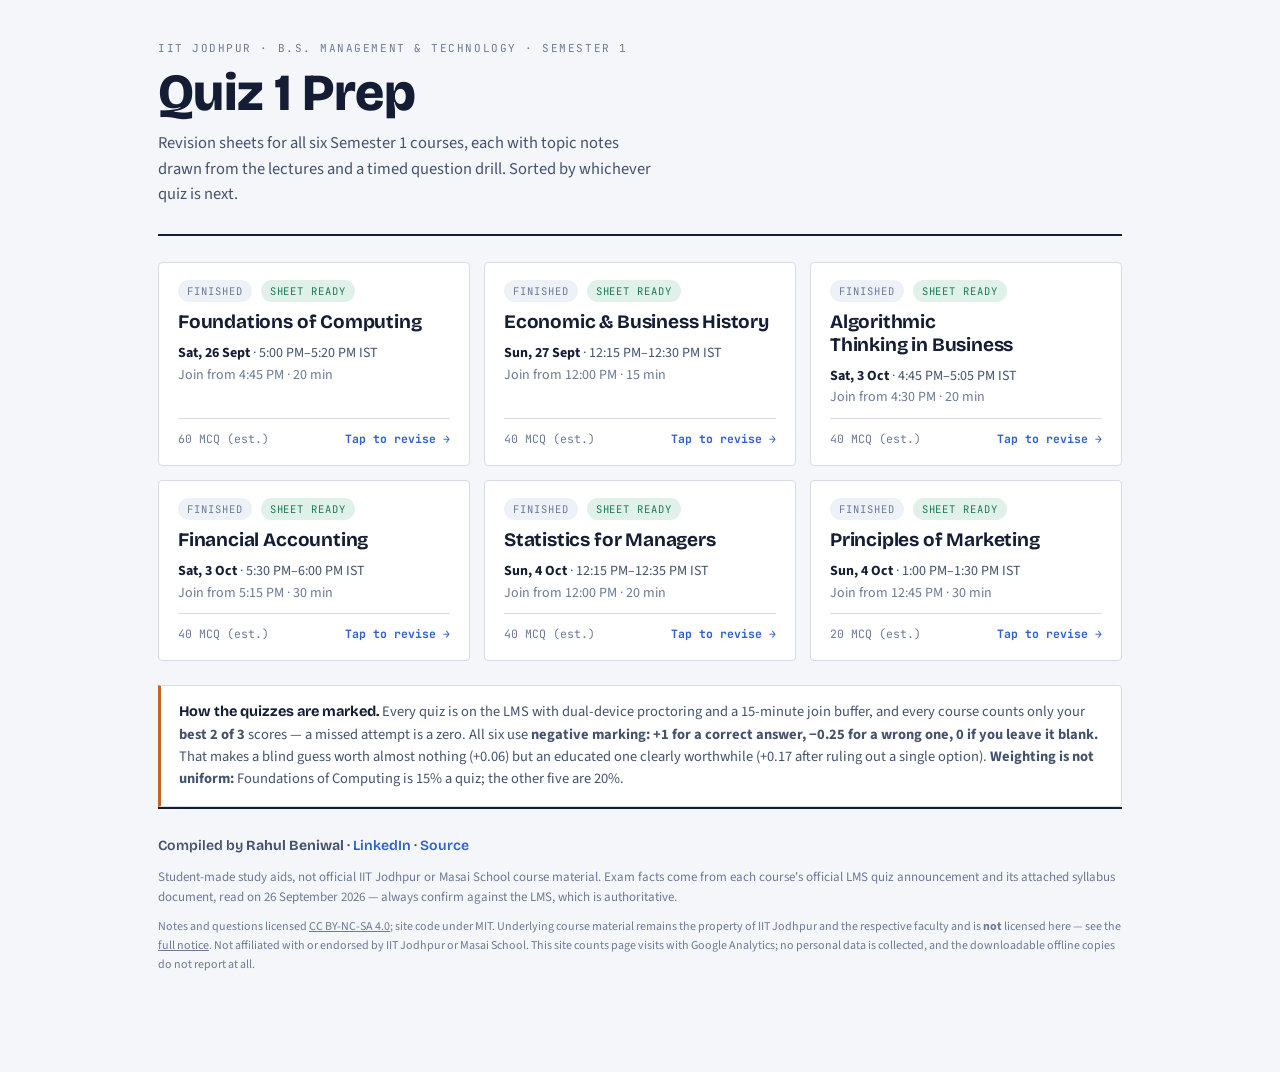
<file: index.html>
<!doctype html>
<html lang="en">
<head>
<meta charset="utf-8">
<meta name="viewport" content="width=device-width,initial-scale=1,viewport-fit=cover">
<meta name="robots" content="noindex, nofollow">
<title>Semester 1 Quiz Prep</title>
<link rel="preconnect" href="https://fonts.googleapis.com">
<link rel="preconnect" href="https://fonts.gstatic.com" crossorigin>
<link rel="stylesheet" href="https://fonts.googleapis.com/css2?family=Bricolage+Grotesque:opsz,wght@12..96,500;12..96,700;12..96,800&family=Source+Sans+3:ital,wght@0,400;0,600;0,700;1,400&family=JetBrains+Mono:wght@400;700&display=swap">
<link rel="stylesheet" href="assets/sheet.css">
<script src="assets/analytics.js"></script>
</head>
<body>
<div class="wrap">
  <header class="hub-mast">
    <div class="eyebrow">IIT Jodhpur &middot; B.S. Management &amp; Technology &middot; Semester 1</div>
    <h1>Quiz 1 Prep</h1>
    <p class="sub">Revision sheets for all six Semester&nbsp;1 courses, each with topic notes drawn
      from the lectures and a timed question drill. Sorted by whichever quiz is next.</p>
  </header>

  <div class="courses" id="courses"></div>

  <div class="hubnote">
    <b>How the quizzes are marked.</b> Every quiz is on the LMS with dual-device proctoring and a 15-minute
    join buffer, and every course counts only your <strong>best 2 of 3</strong> scores &mdash; a missed attempt
    is a zero. All six use <strong>negative marking: +1 for a correct answer, &minus;0.25 for a wrong one,
    0 if you leave it blank.</strong> That makes a blind guess worth almost nothing (+0.06) but an educated
    one clearly worthwhile (+0.17 after ruling out a single option). <strong>Weighting is not uniform:</strong>
    Foundations of Computing is 15% a quiz; the other five are 20%.
</div>

  <footer>
    <p class="credit">Compiled by <strong>Rahul Beniwal</strong> &middot;
      <a href="https://www.linkedin.com/in/iambeniwal/" target="_blank" rel="noopener noreferrer">LinkedIn</a> &middot;
      <a href="https://github.com/iambeniwal/iitj-bsmtsem1-quiz1-prep" target="_blank" rel="noopener noreferrer">Source</a></p>
    <p>Student-made study aids, not official IIT Jodhpur or Masai School course material.
      Exam facts come from each course's official LMS quiz announcement and its attached syllabus
      document, read on 26 September 2026 &mdash; always confirm against the LMS, which is authoritative.</p>
    <p class="licence">Notes and questions licensed <a href="https://creativecommons.org/licenses/by-nc-sa/4.0/" target="_blank" rel="noopener noreferrer">CC&nbsp;BY-NC-SA&nbsp;4.0</a>; site code under MIT.
      Underlying course material remains the property of IIT Jodhpur and the respective faculty and is <strong>not</strong> licensed here &mdash;
      see the <a href="https://github.com/iambeniwal/iitj-bsmtsem1-quiz1-prep/blob/main/LICENSE" target="_blank" rel="noopener noreferrer">full notice</a>.
      Not affiliated with or endorsed by IIT Jodhpur or Masai School.
      This site counts page visits with Google&nbsp;Analytics; no personal data is collected, and the downloadable offline copies do not report at all.</p>
  </footer>
</div>

<script src="assets/courses.js"></script>
<script>
(function(){
  "use strict";
  const esc = s => String(s).replace(/[&<>"]/g, c => ({"&":"&amp;","<":"&lt;",">":"&gt;",'"':"&quot;"}[c]));
  const el = document.getElementById("courses");

  function paint(){
    const rows = window.COURSES
      .map(c => ({c, u: window.QT.until(c.start, c.end)}))
      .sort((a,b) => {                       // upcoming first, finished last
        const ap = a.u.state === "past", bp = b.u.state === "past";
        if (ap !== bp) return ap ? 1 : -1;
        return new Date(a.c.start) - new Date(b.c.start);
      });

    el.innerHTML = rows.map(({c,u}) => {
      const done = u.state === "past";
      const pill = done ? "past" : u.state === "live" ? "today"
                 : window.QT.isSameISTDay(c.start) ? "today"
                 : u.state === "soon" ? "soon" : "later";
      const pillText = done ? "Finished"
                     : u.state === "live" ? "Live now"
                     : window.QT.isSameISTDay(c.start) ? "Today" : u.text + " left";
      const tag = c.ready ? "Tap to revise" : "Not built yet";
      const Tag = c.ready ? "a" : "div";
      const href = c.ready ? ` href="${c.slug}/"` : ` data-slug="${c.slug}"`;
      return `<${Tag} class="course${c.ready?"":" pending"}"${href}>
        <div class="course-top">
          <span class="pill ${pill}">${esc(pillText)}</span>
          <span class="pill ${c.ready?"ready":"todo"}">${c.ready?"Sheet ready":"Schedule only"}</span>
        </div>
        <h3>${esc(c.name)}</h3>
        <p class="course-when"><b>${window.QT.fmtDate(c.start)}</b> &middot; ${window.QT.fmtTime(c.start)}&ndash;${window.QT.fmtTime(c.end)} IST<br>
          <span style="color:var(--ink-3)">Join from ${window.QT.fmtTime(c.join)} &middot; ${c.durationMin} min</span></p>
        <div class="course-foot">
          <span>${c.questions} MCQ${c.questionsConfirmed?"":" (est.)"}</span>
          <span class="go">${esc(tag)} ${c.ready?"&rarr;":""}</span>
        </div>
      </${Tag}>`;
    }).join("");

    // a stub course is still worth opening — it shows its schedule
    el.querySelectorAll("[data-slug]").forEach(d =>
      d.addEventListener("click", () => { location.href = d.dataset.slug + "/"; }));
  }

  paint();
  setInterval(paint, 30000);
})();
</script>
</body>
</html>
</file>
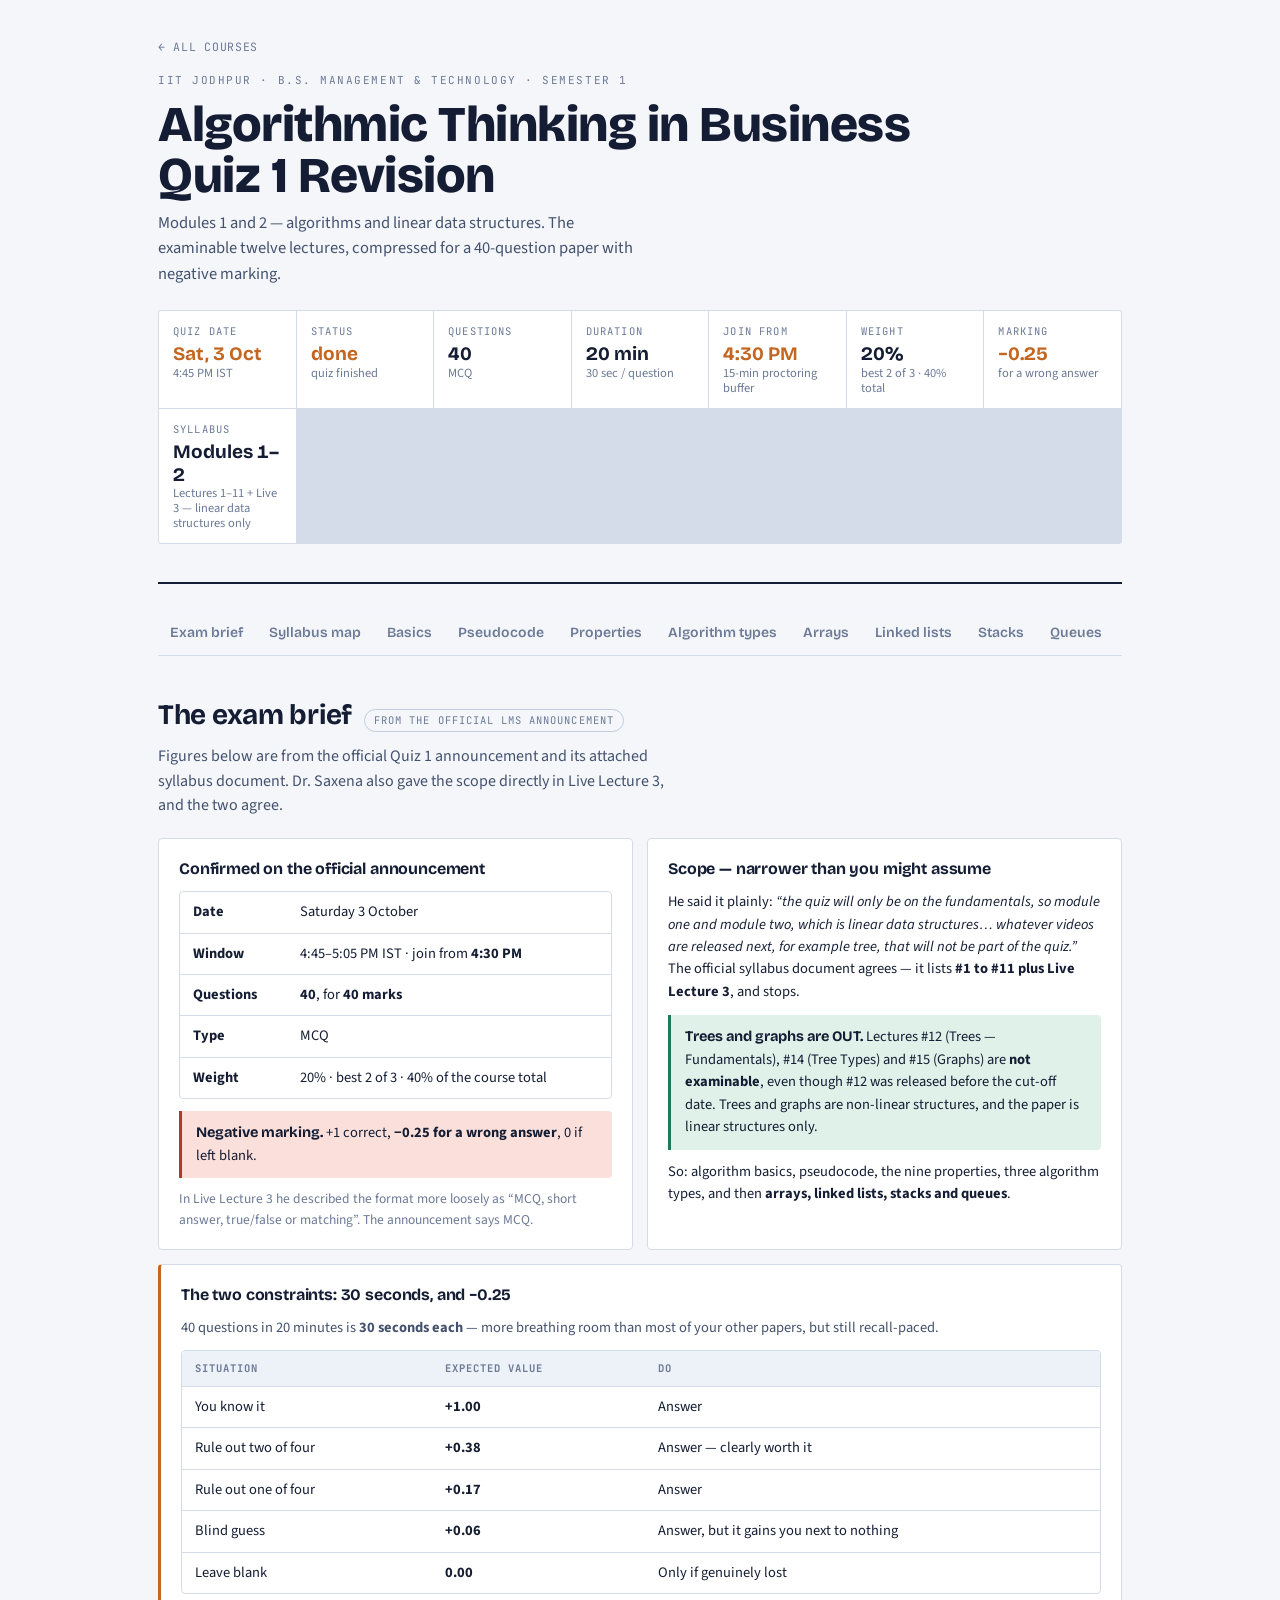
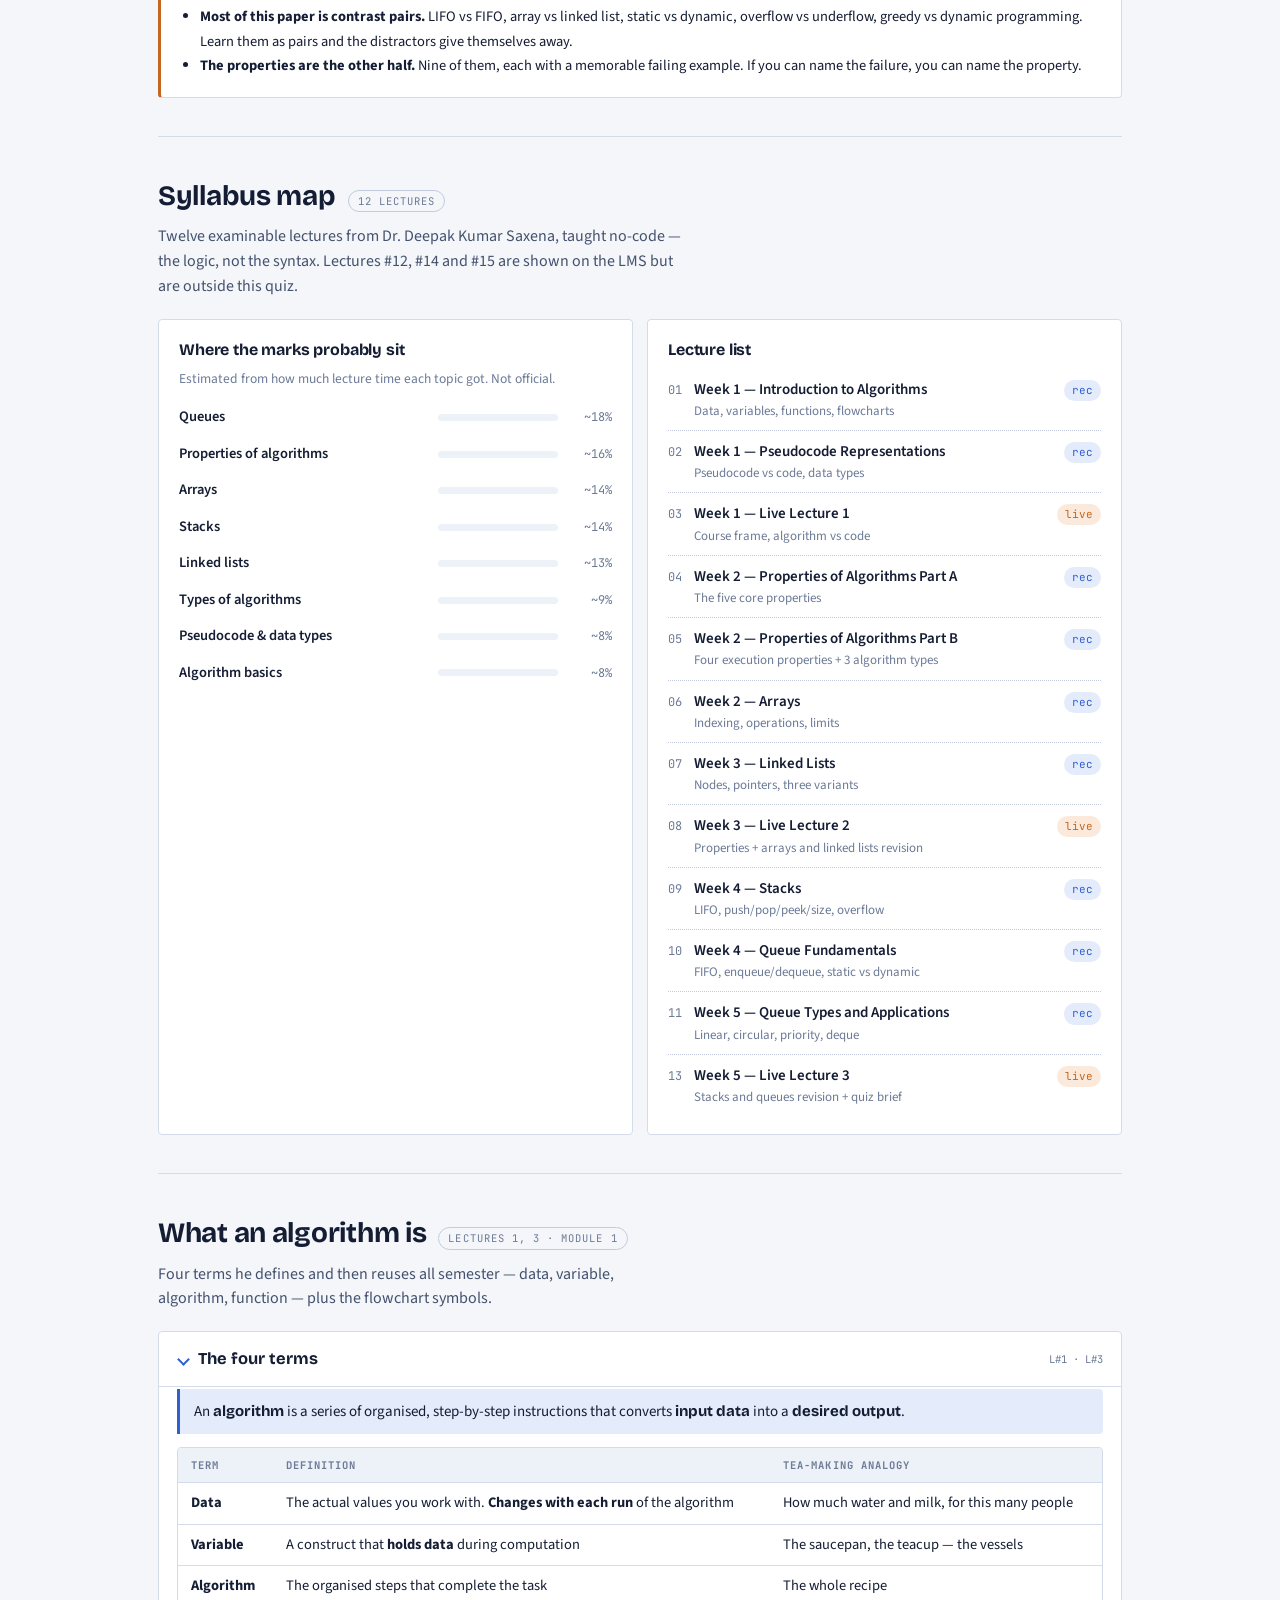
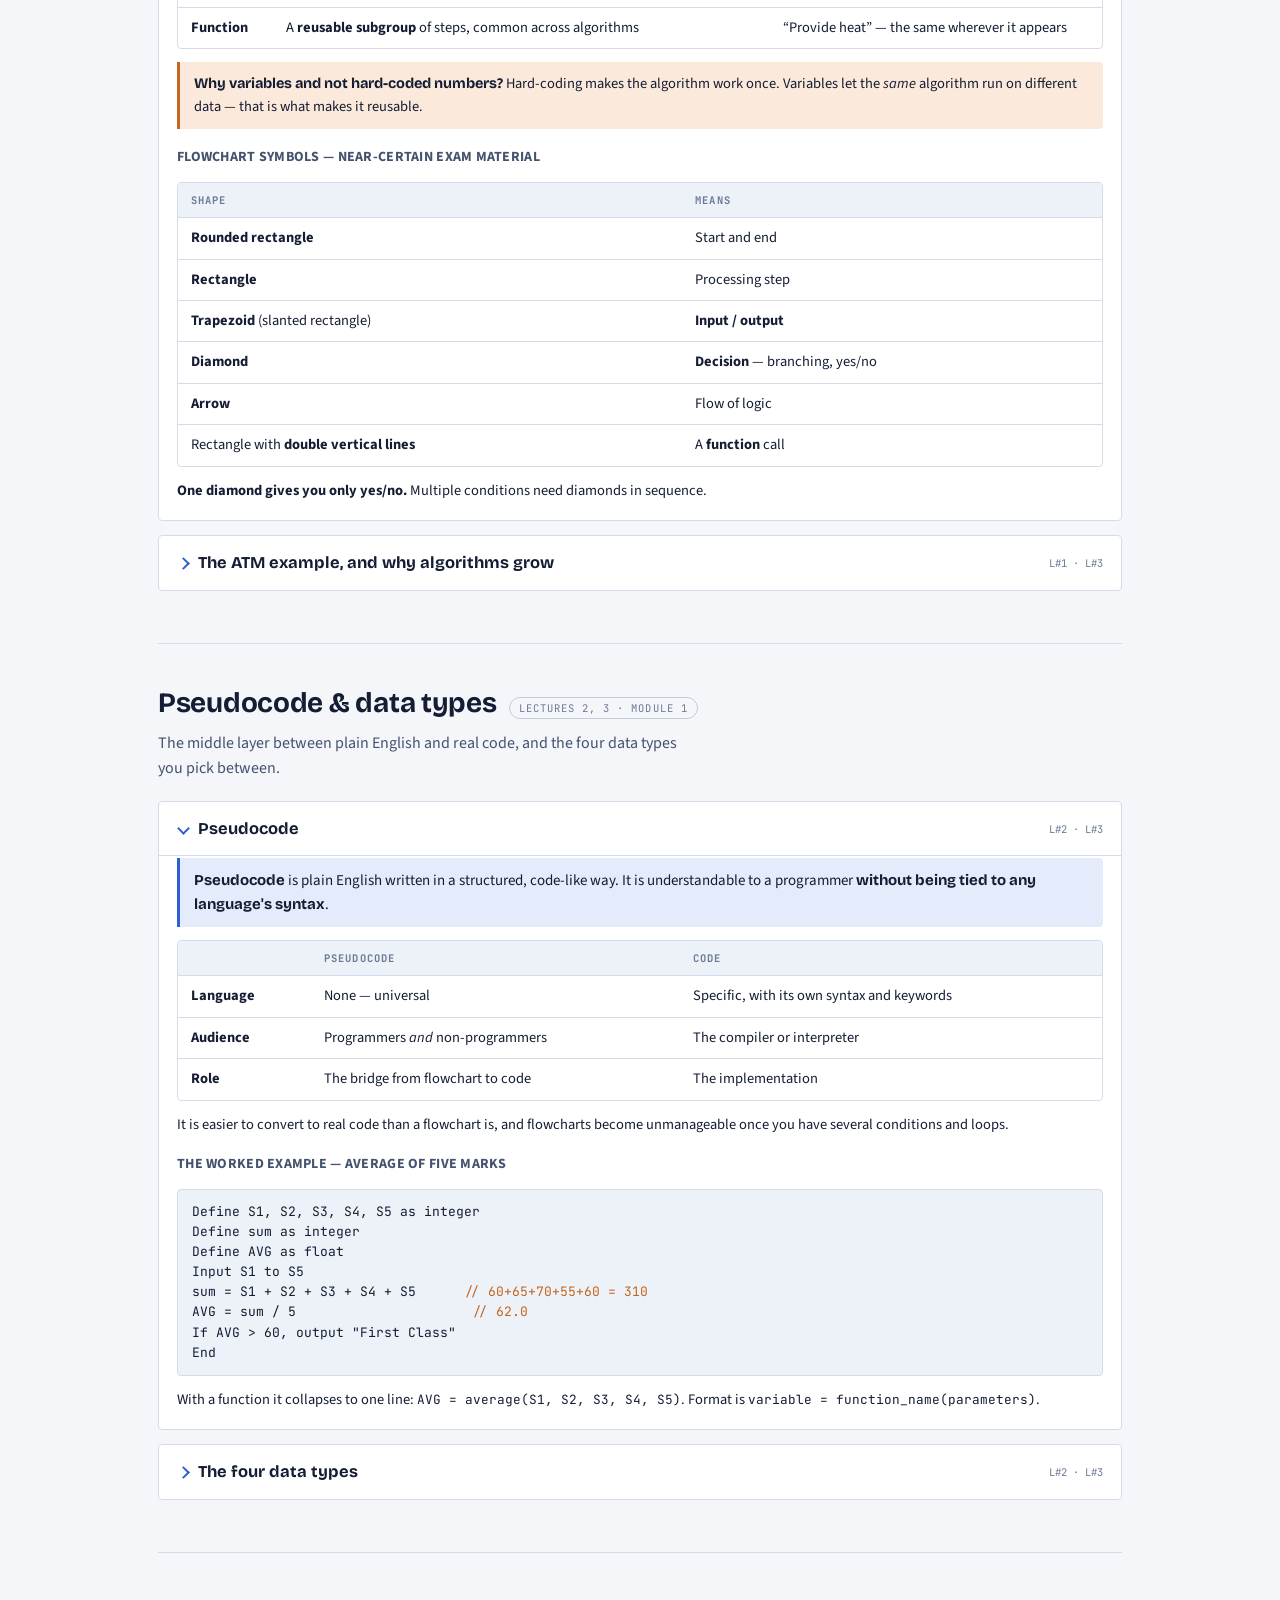
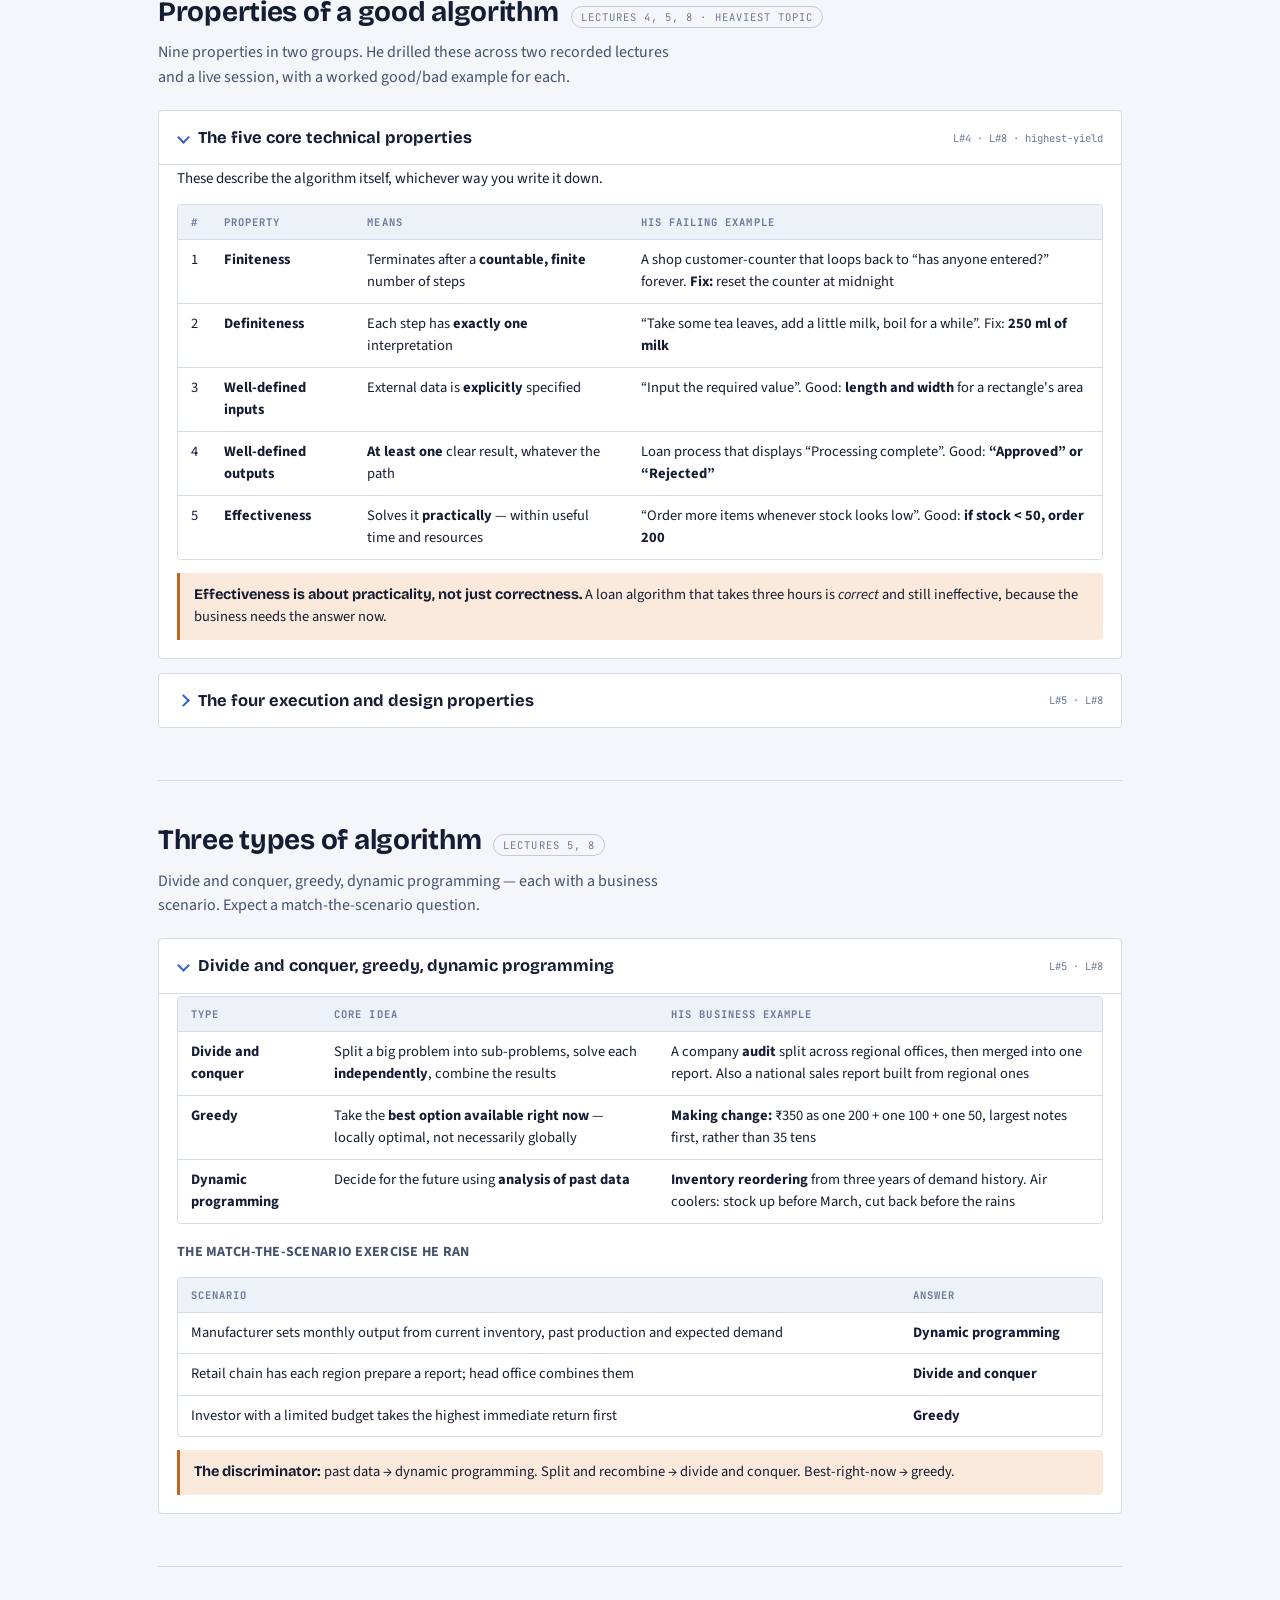
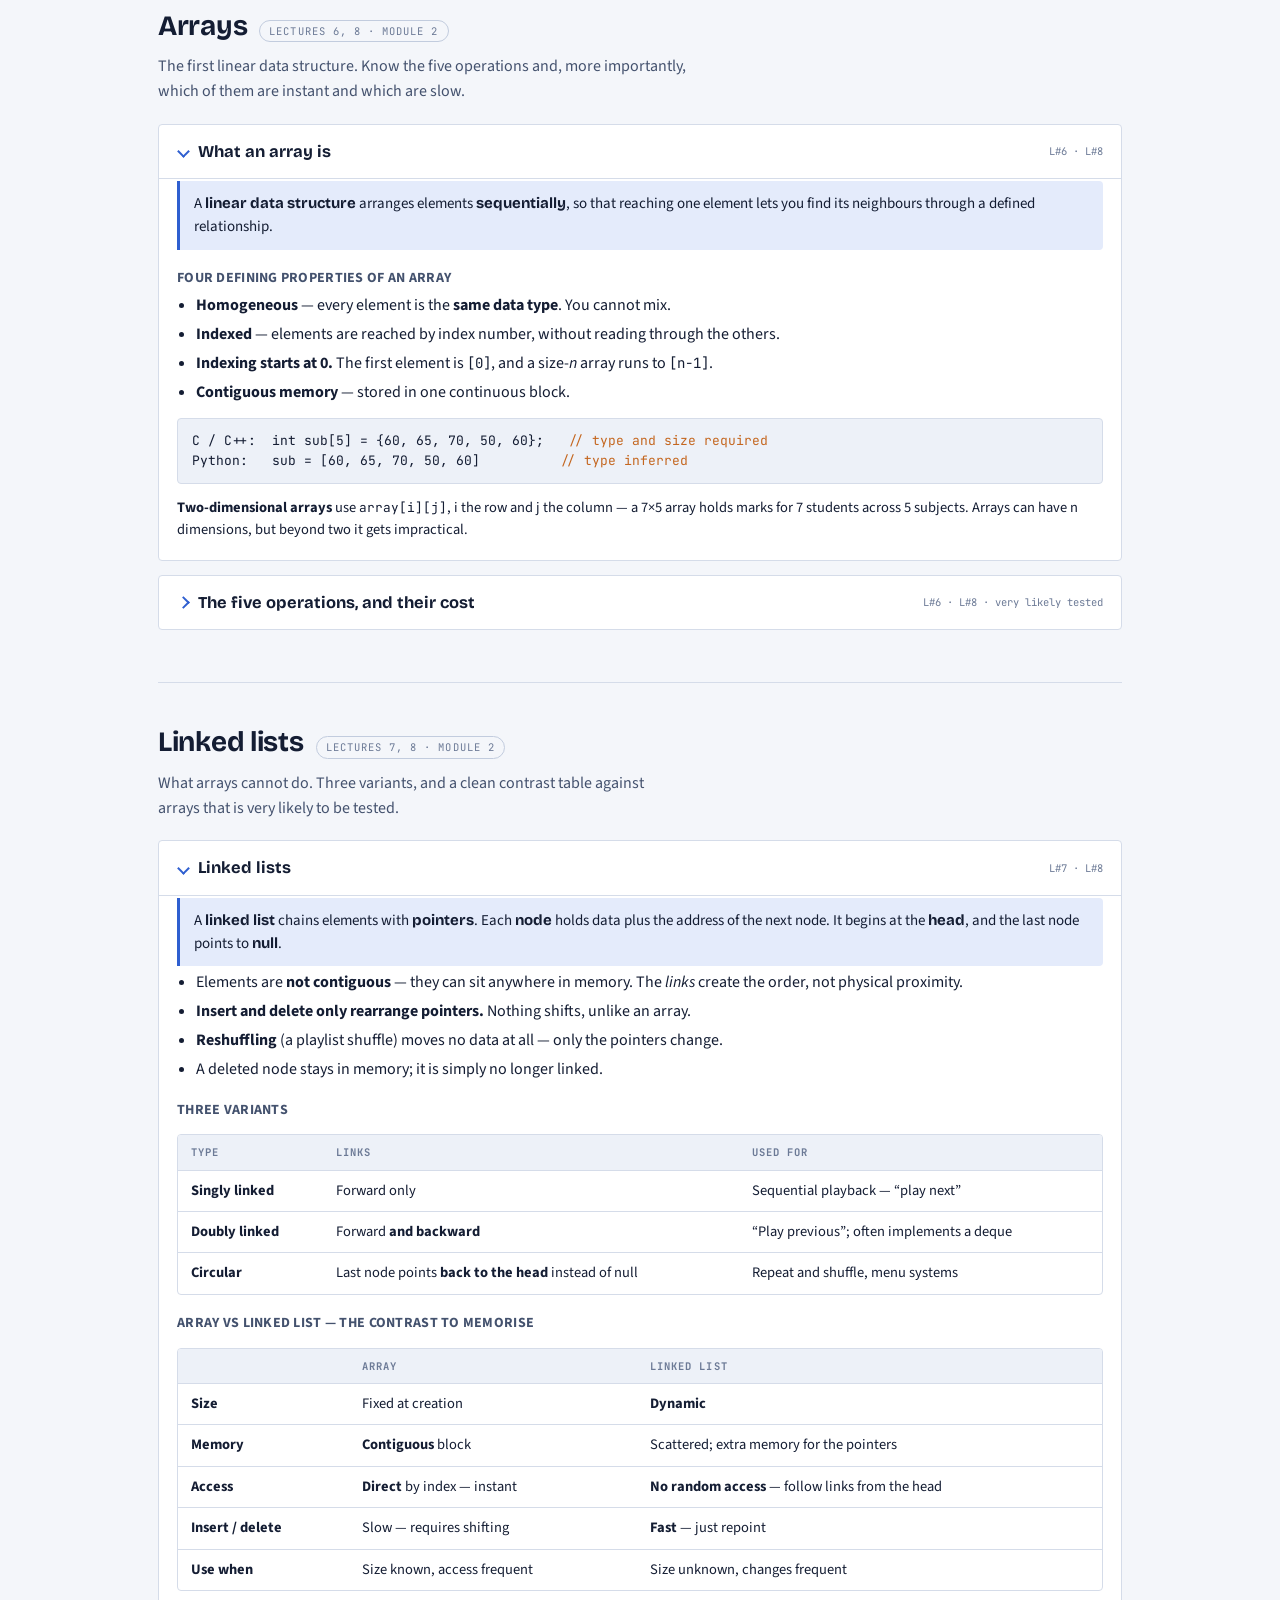
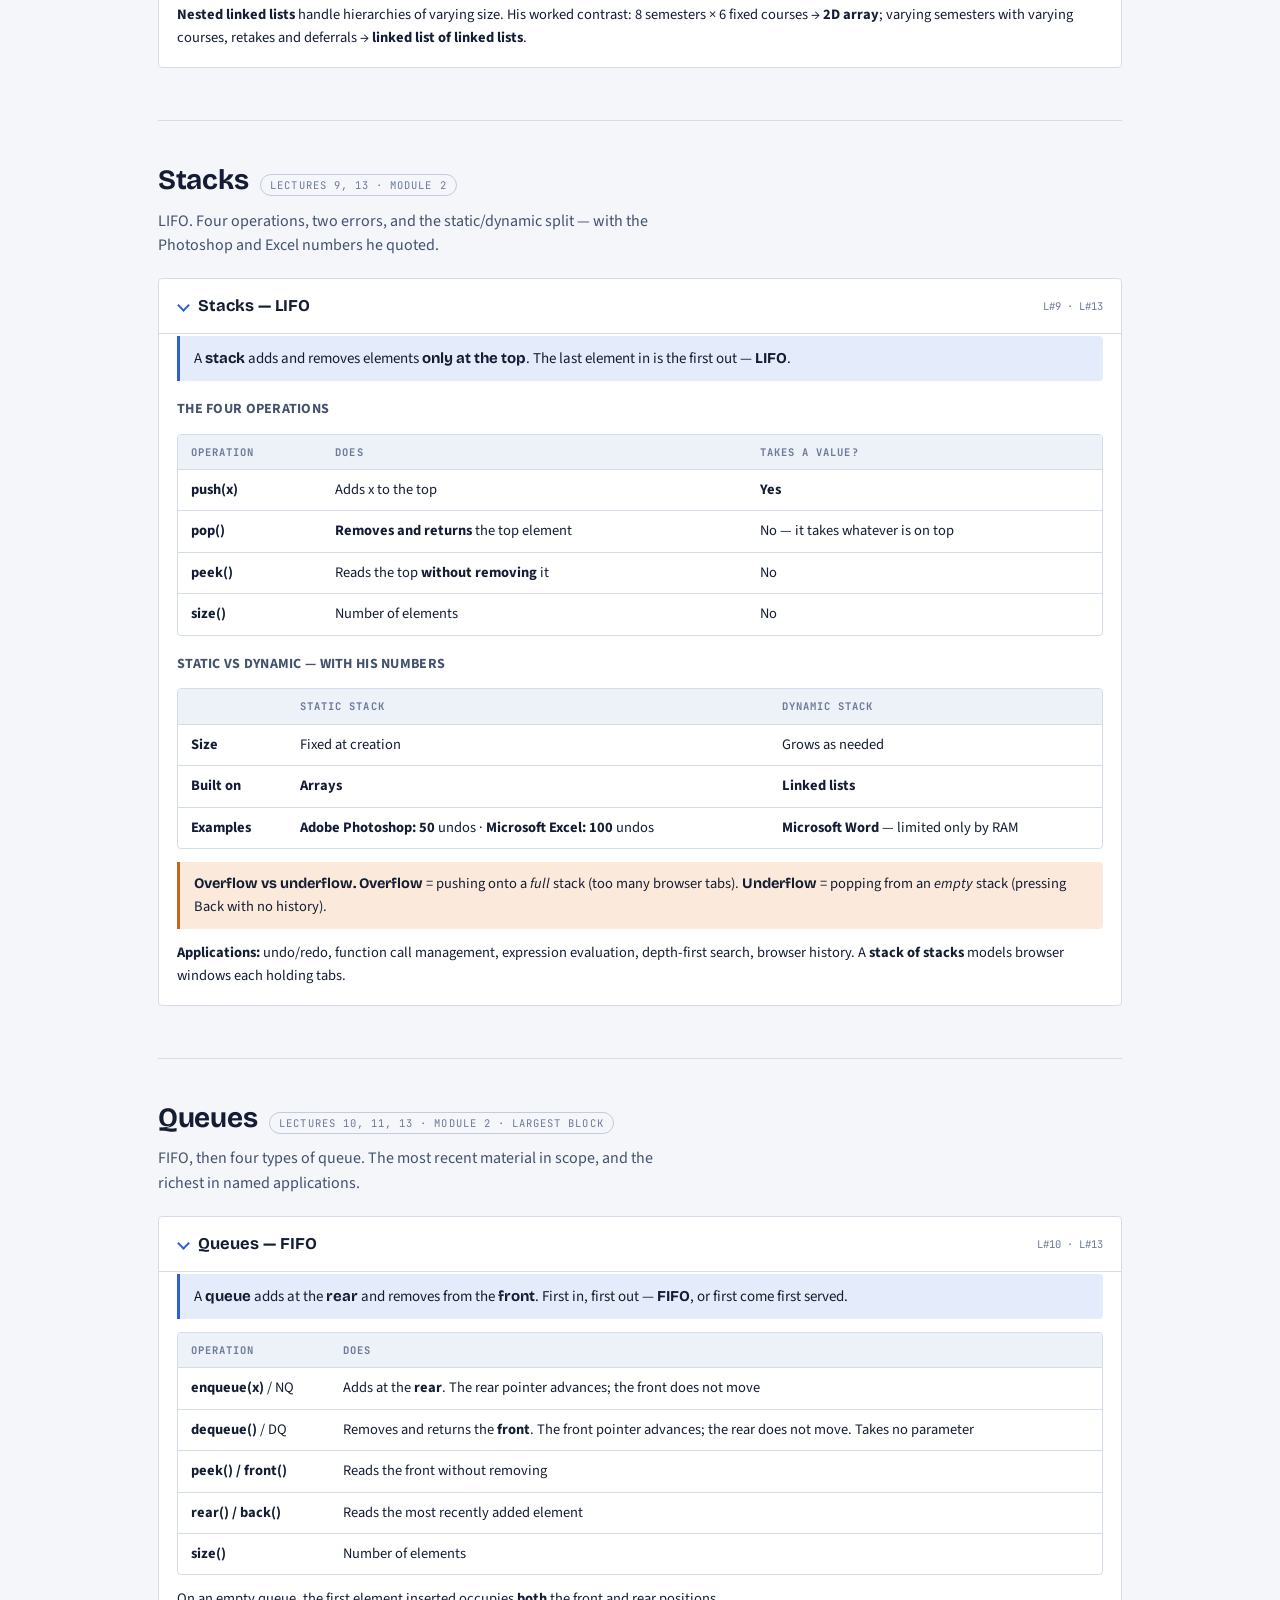
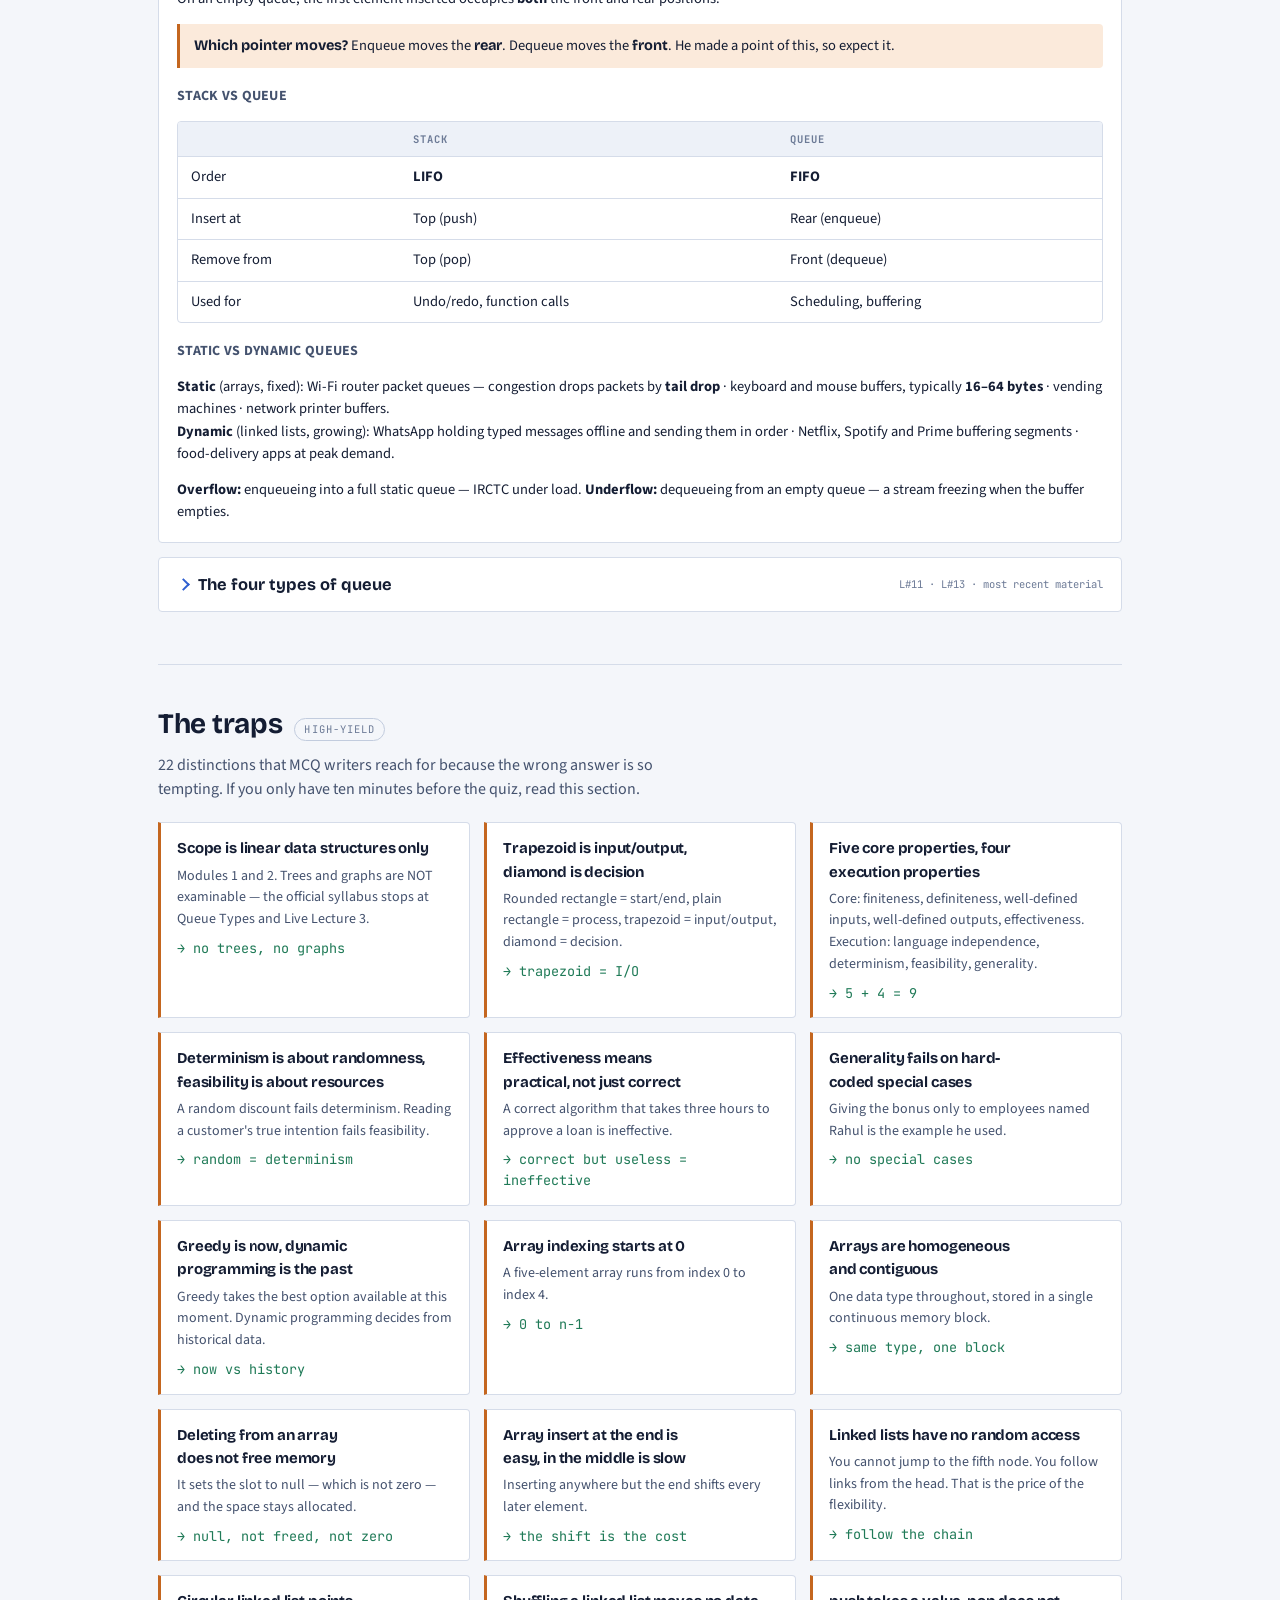
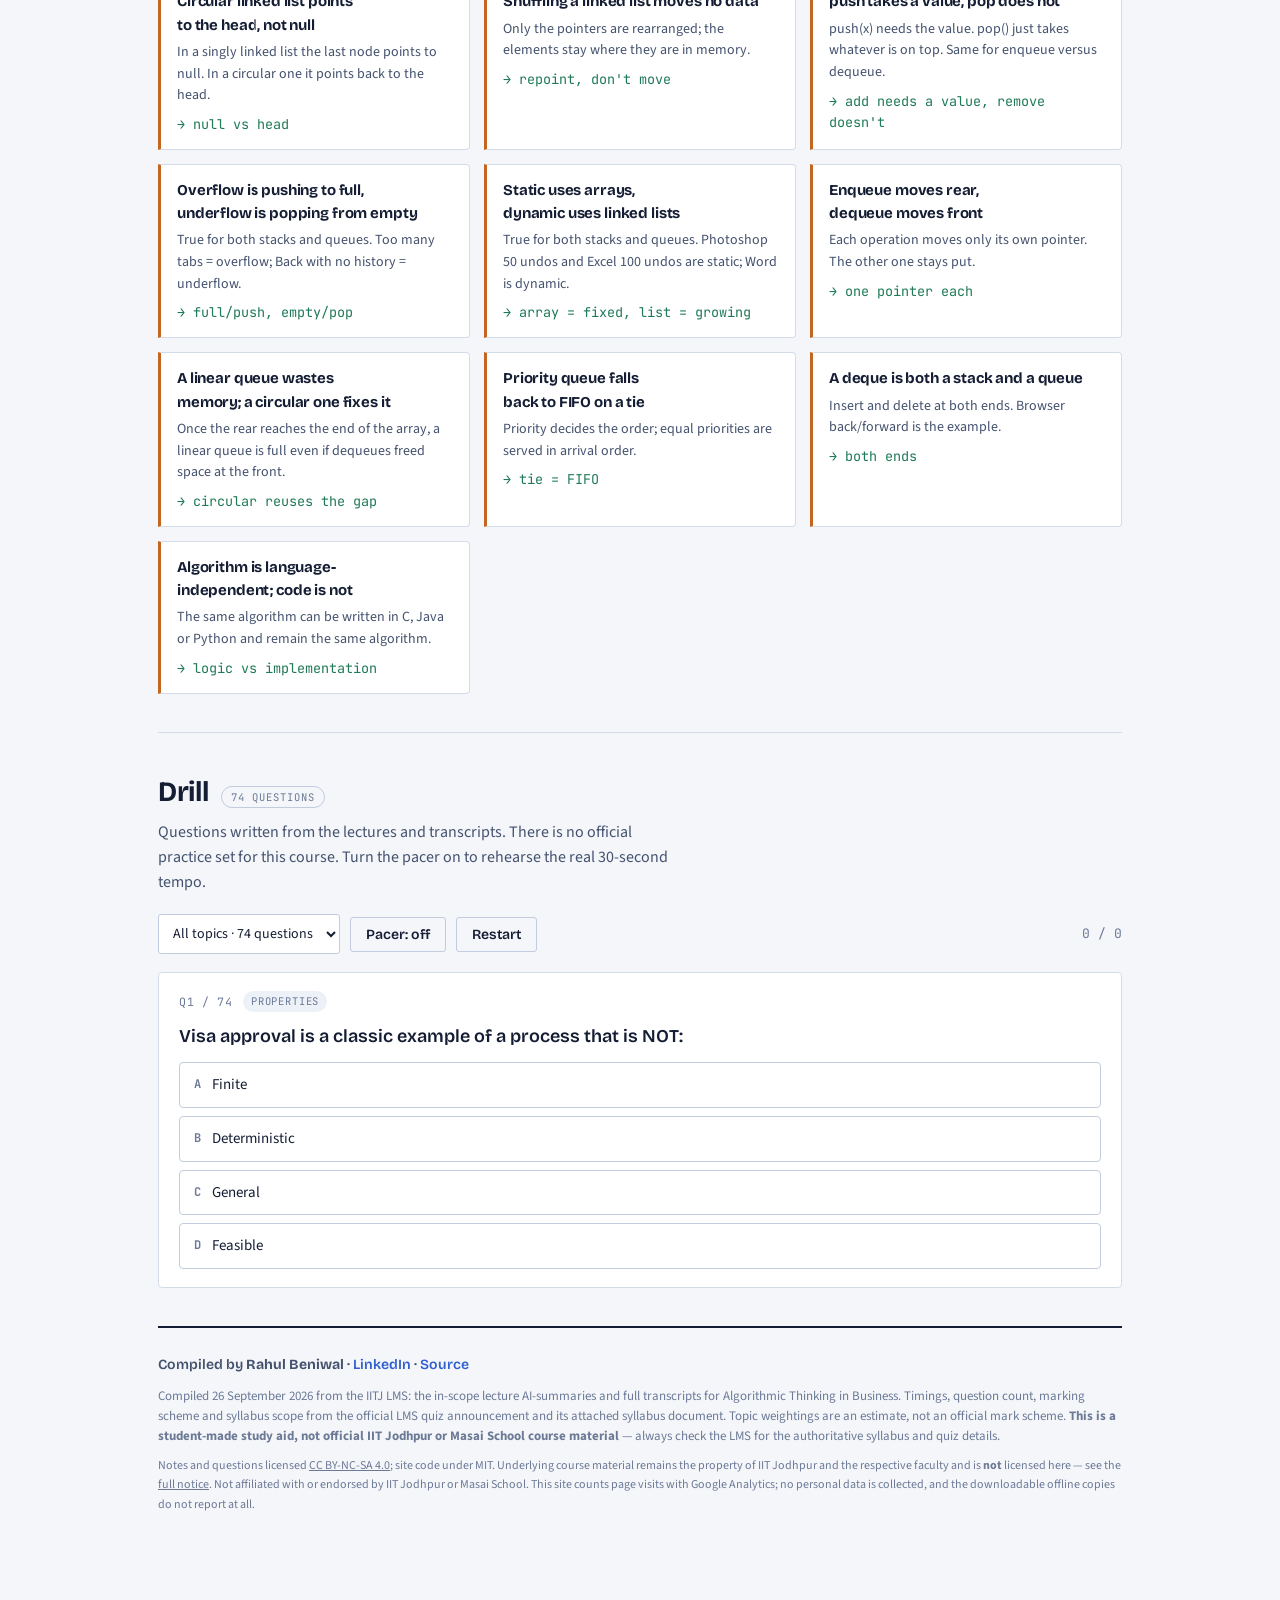
<file: algorithmic-thinking-in-business/index.html>
<!doctype html>
<html lang="en">
<head>
<meta charset="utf-8">
<meta name="viewport" content="width=device-width,initial-scale=1,viewport-fit=cover">
<meta name="robots" content="noindex, nofollow">
<title>Algorithmic Thinking in Business — Quiz 1 Revision</title>
<link rel="preconnect" href="https://fonts.googleapis.com">
<link rel="preconnect" href="https://fonts.gstatic.com" crossorigin>
<link rel="stylesheet" href="https://fonts.googleapis.com/css2?family=Bricolage+Grotesque:opsz,wght@12..96,500;12..96,700;12..96,800&family=Source+Sans+3:ital,wght@0,400;0,600;0,700;1,400&family=JetBrains+Mono:wght@400;700&display=swap">
<link rel="stylesheet" href="../assets/sheet.css">
<script src="../assets/analytics.js"></script>
</head>
<body>
<div class="wrap" id="app"></div>
<script src="../assets/courses.js"></script>
<script src="./data.js"></script>
<script src="../assets/sheet.js"></script>
<script src="../assets/stub.js"></script>
</body>
</html>
</file>
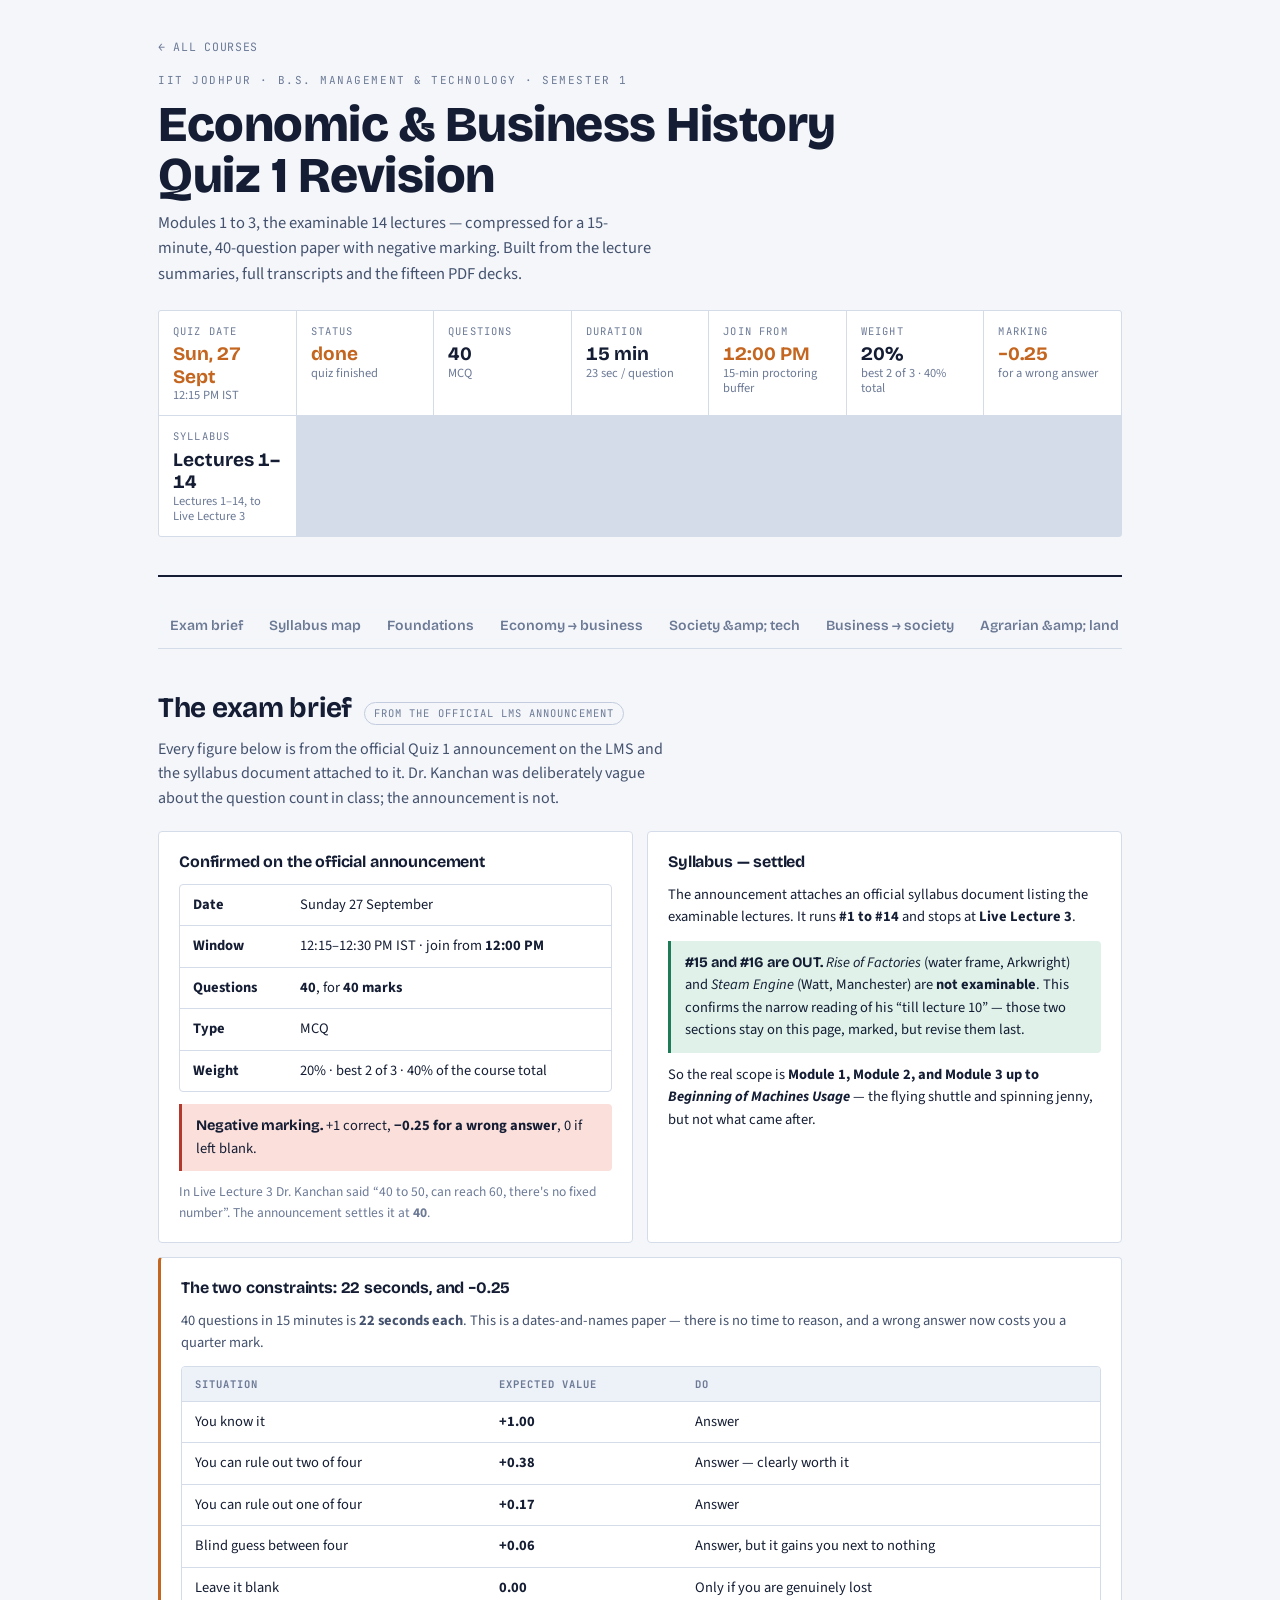
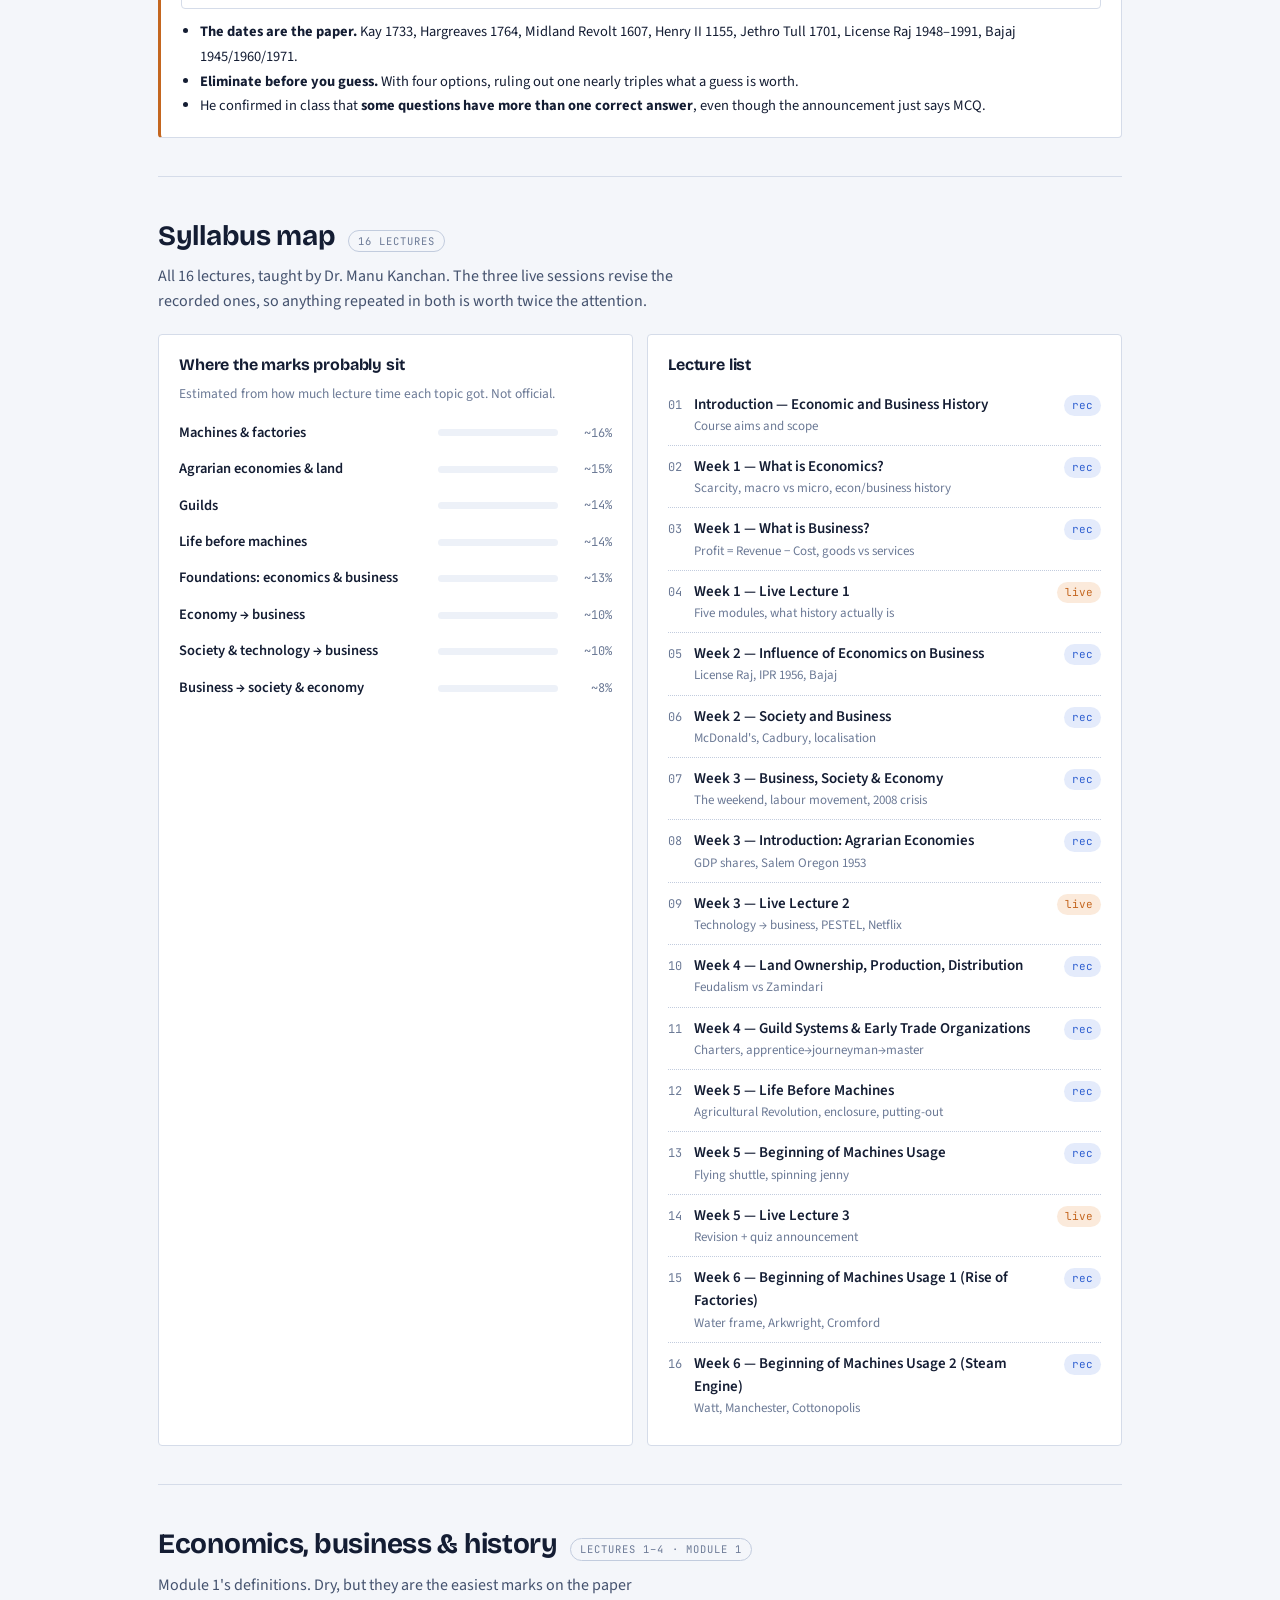
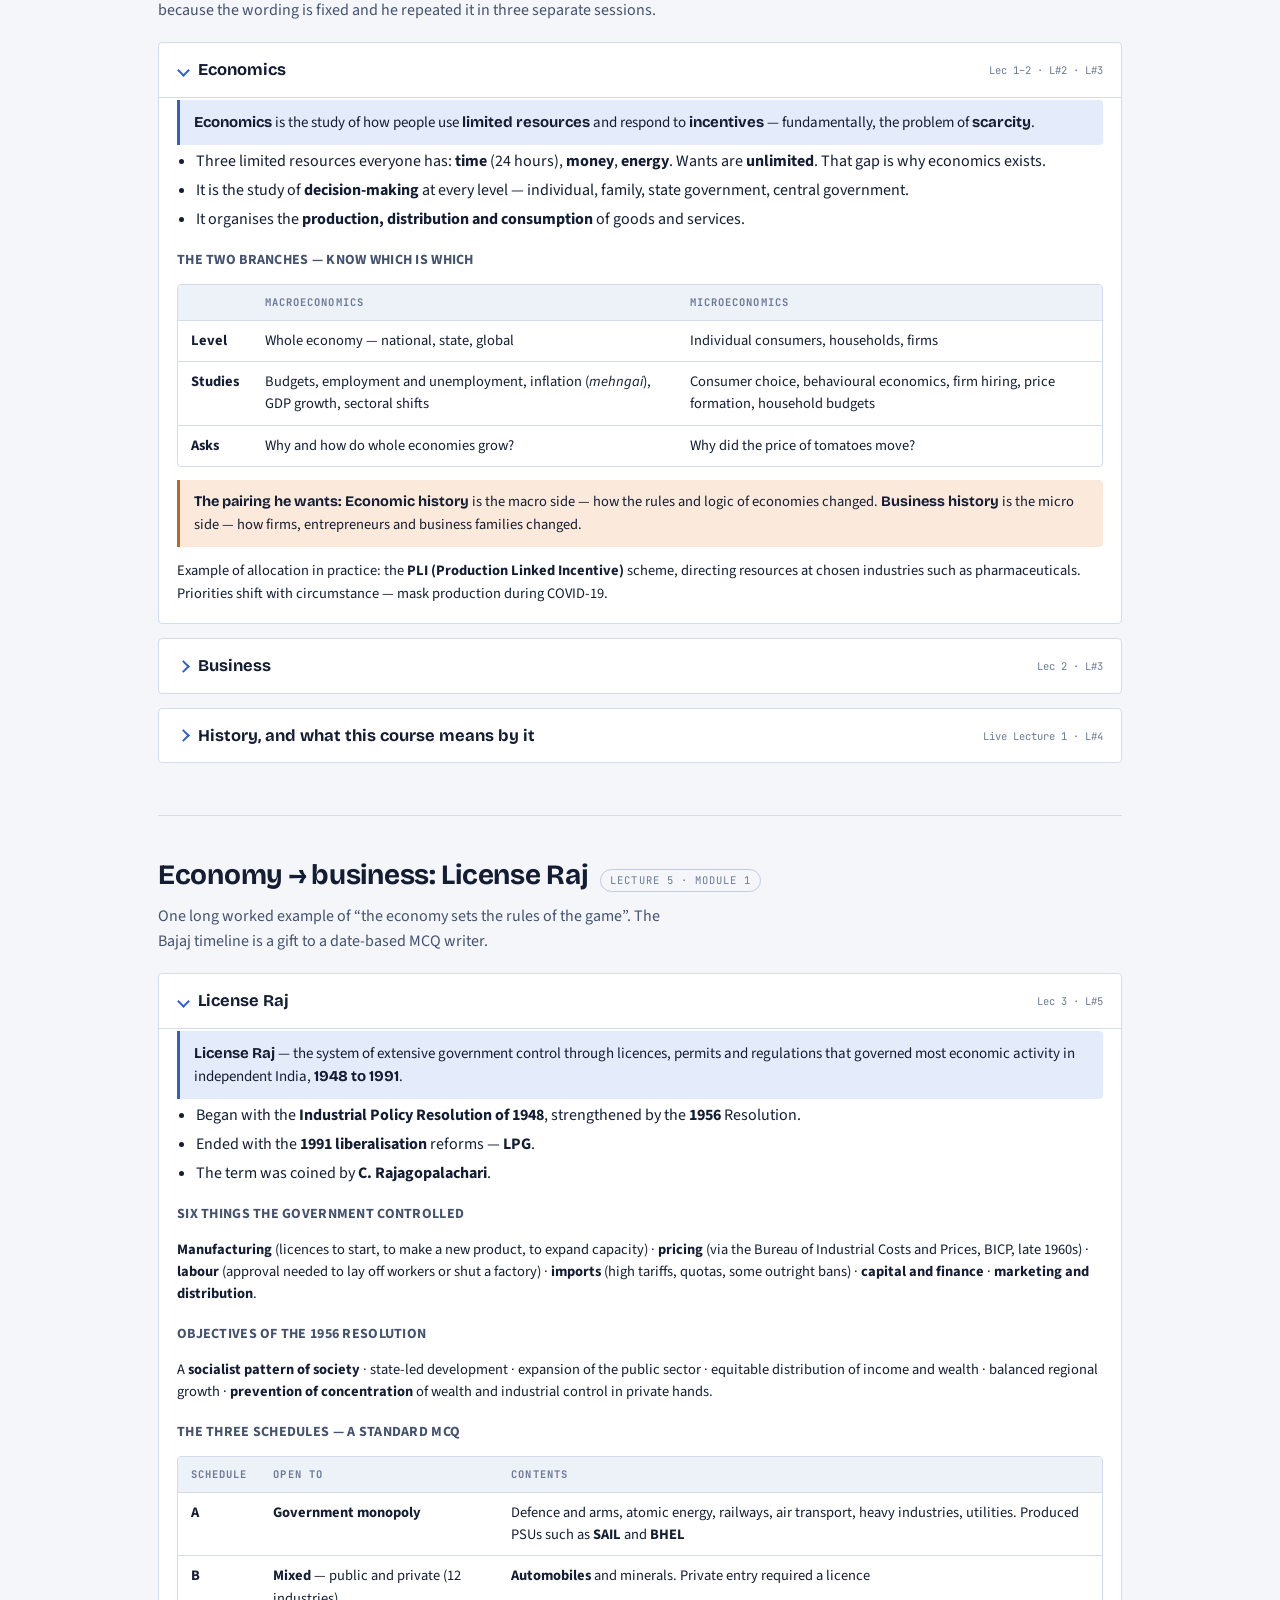
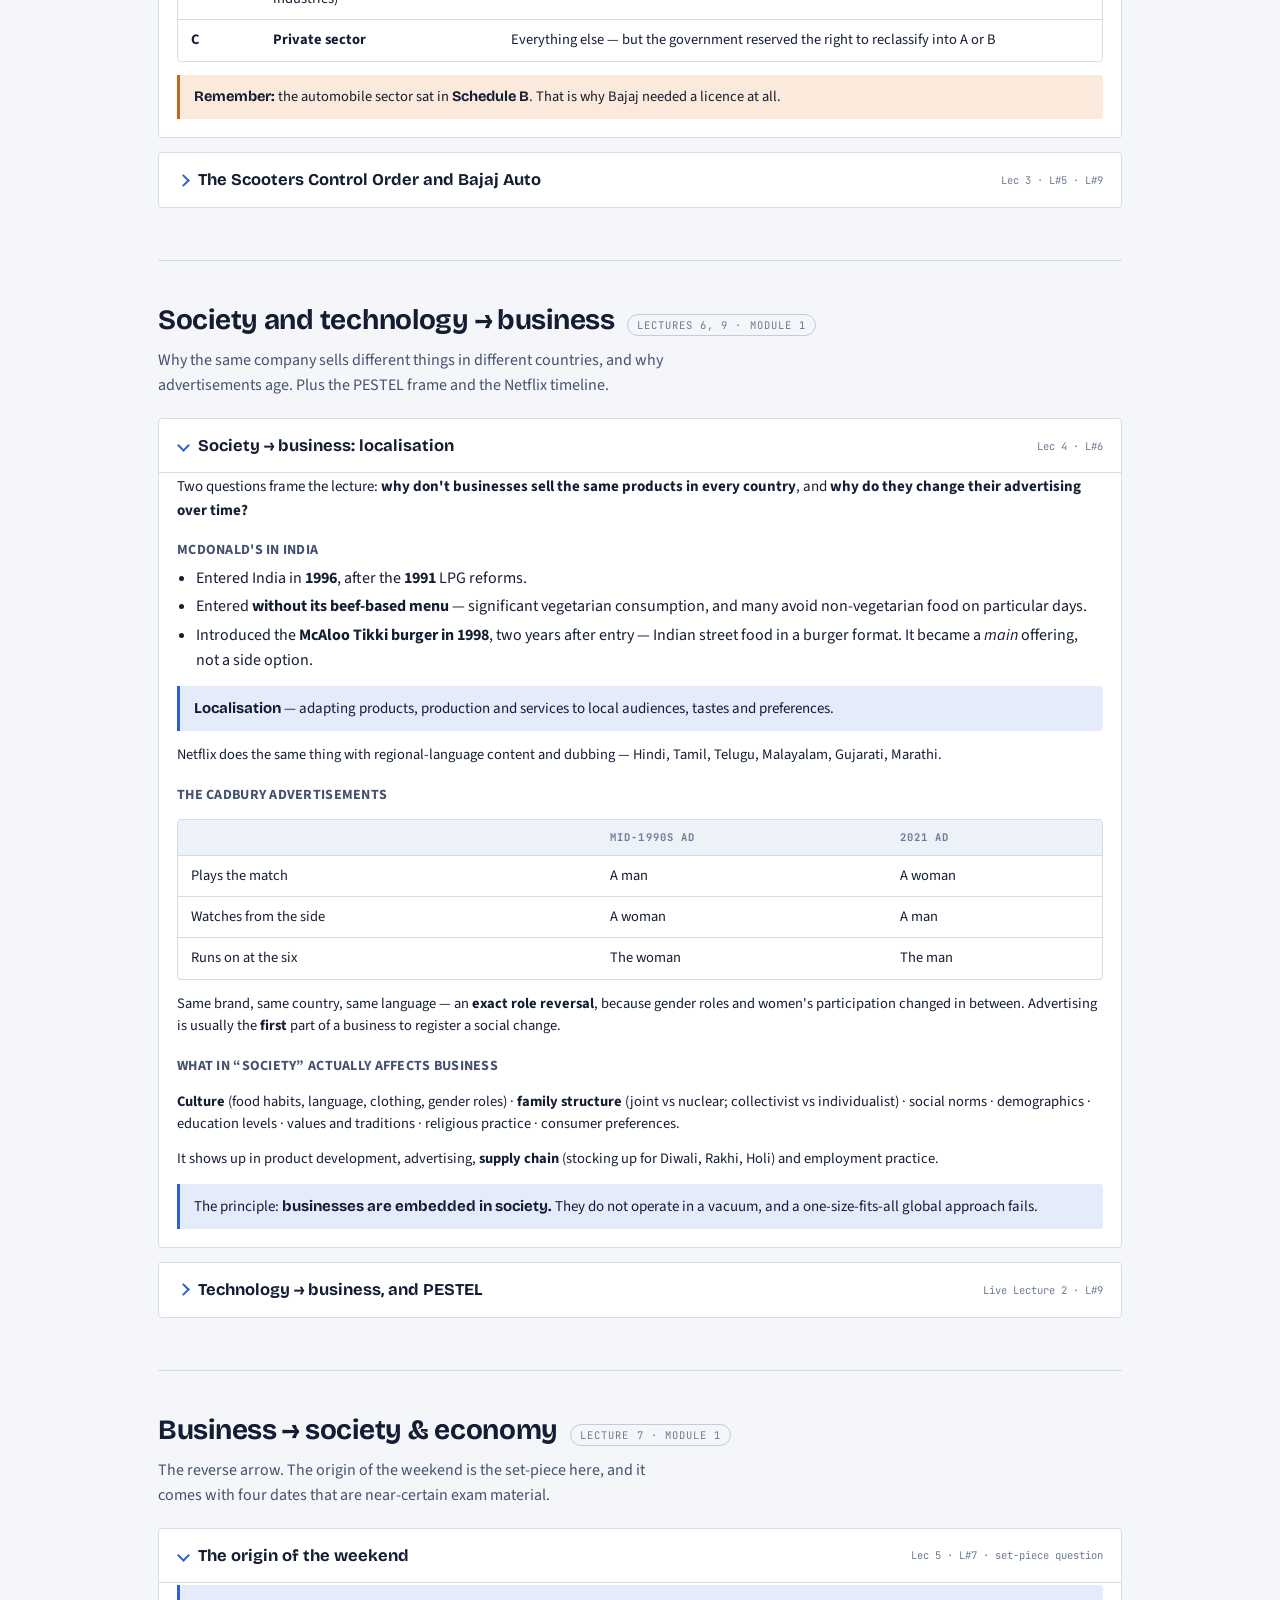
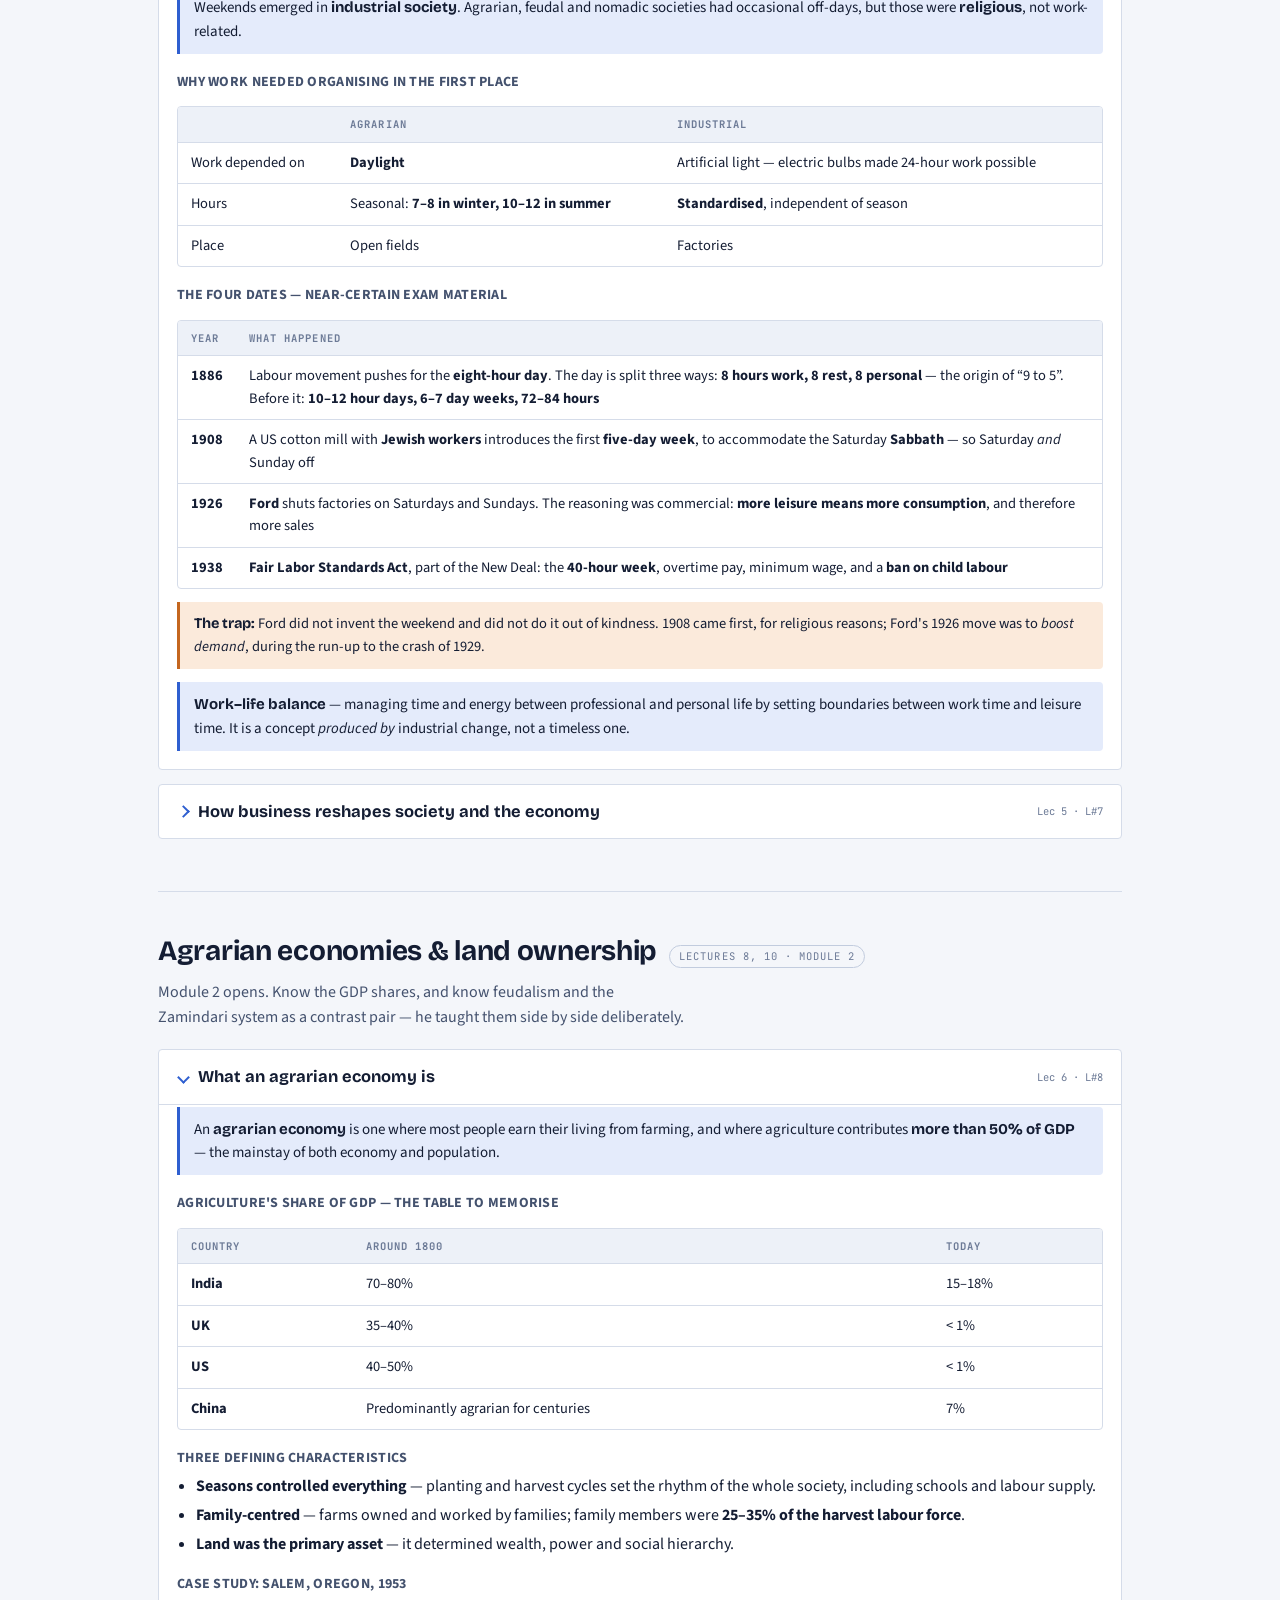
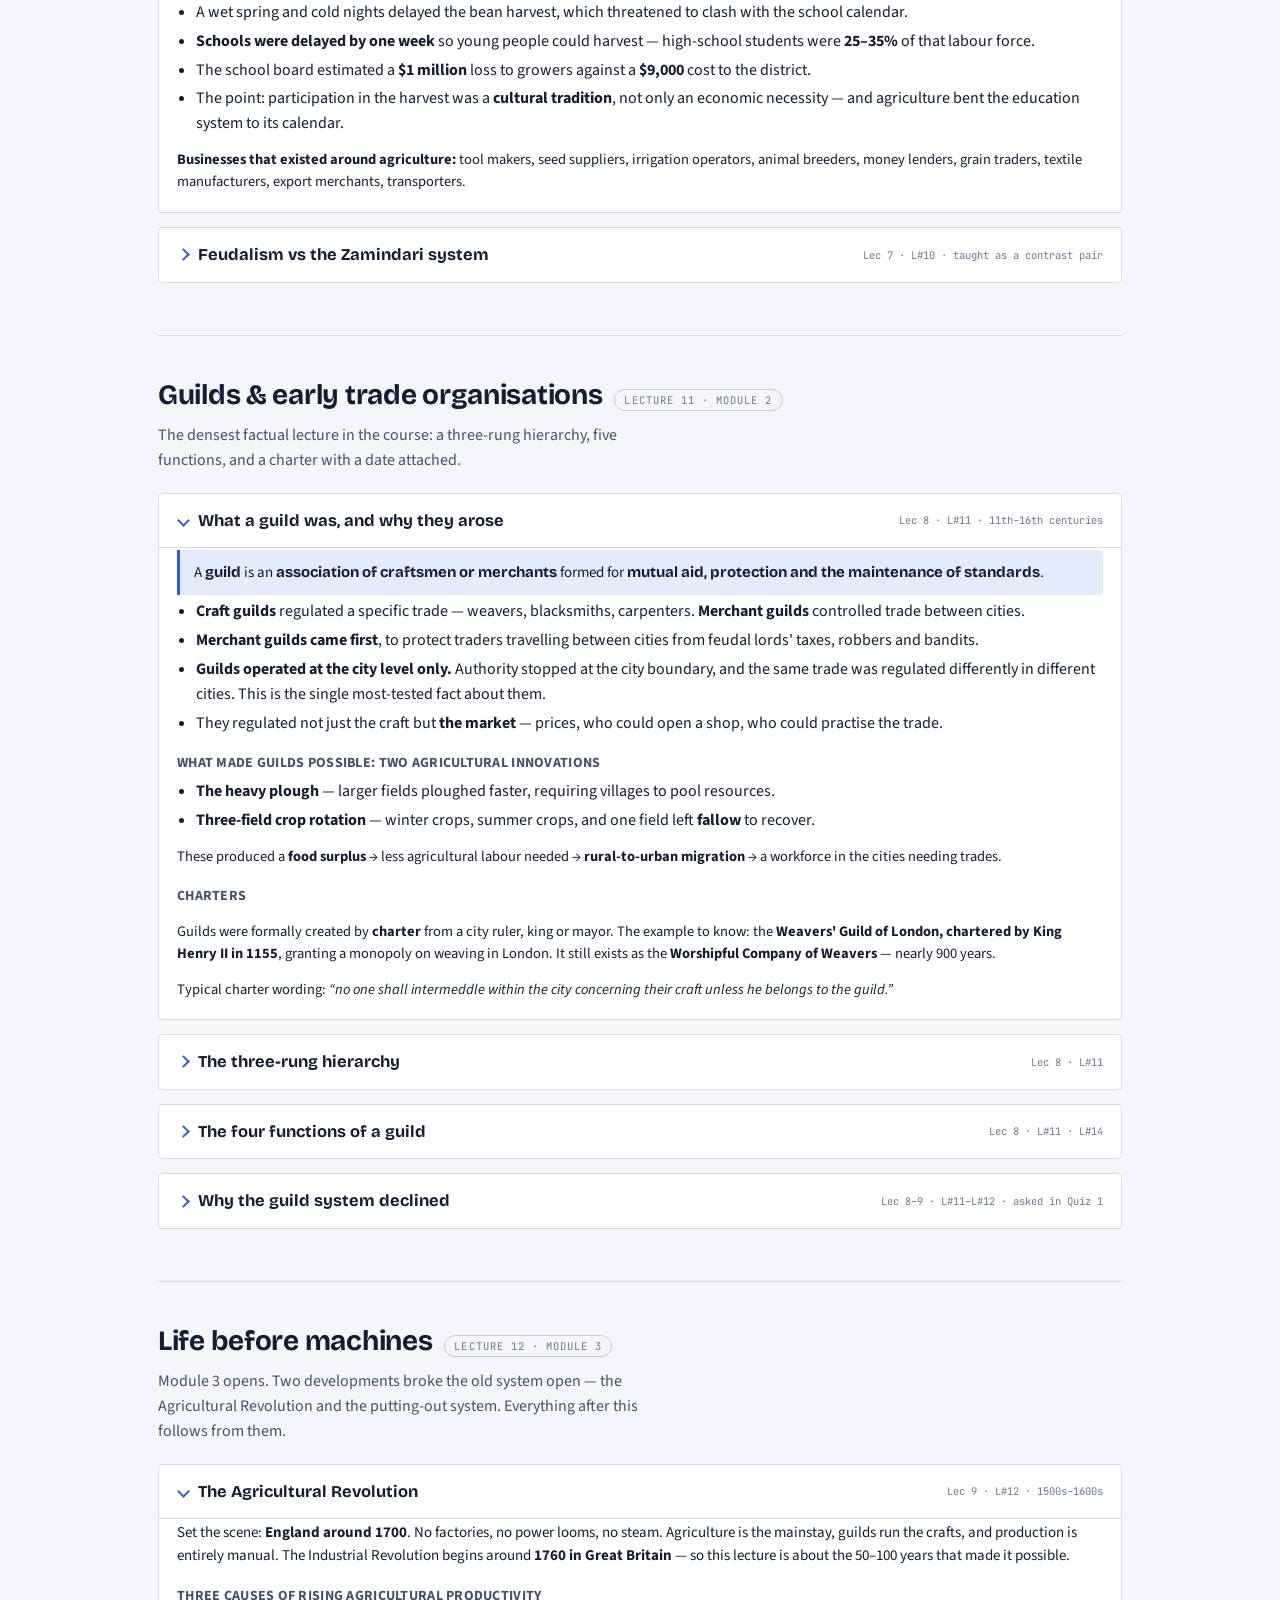
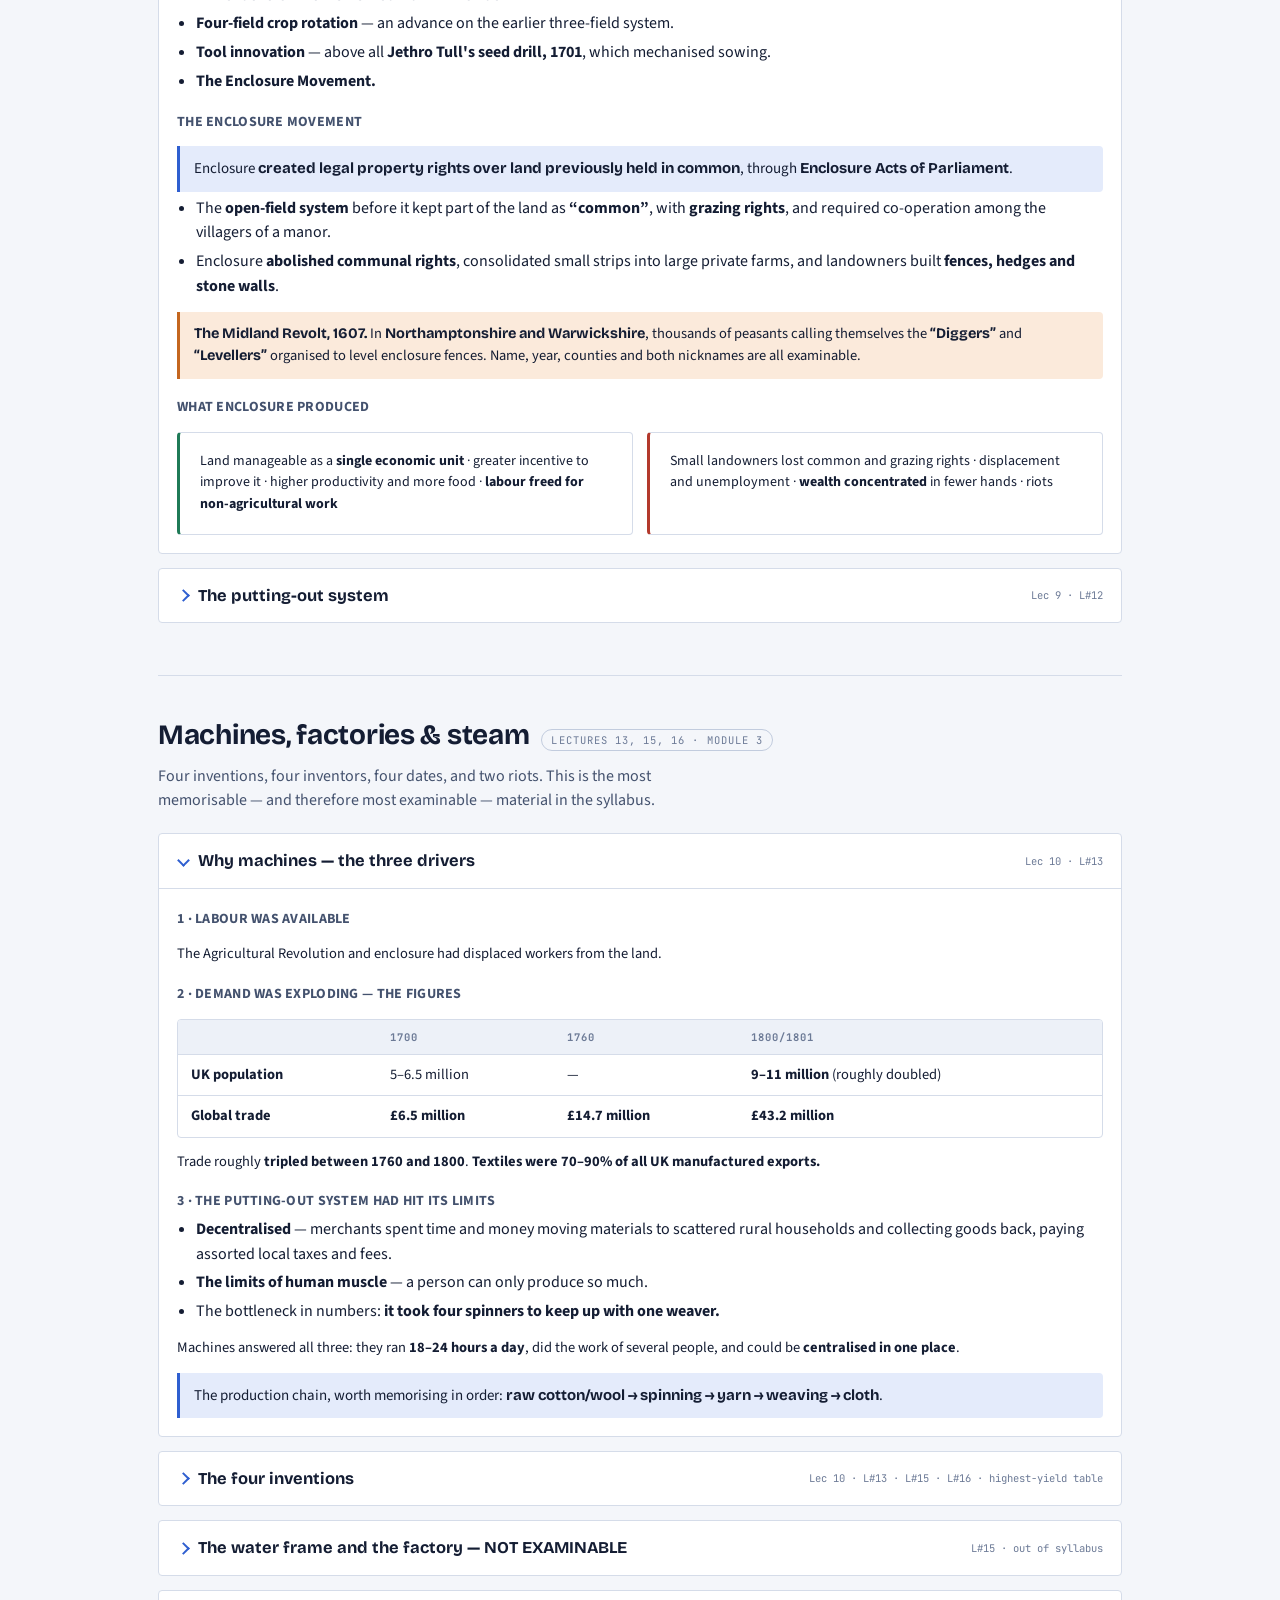
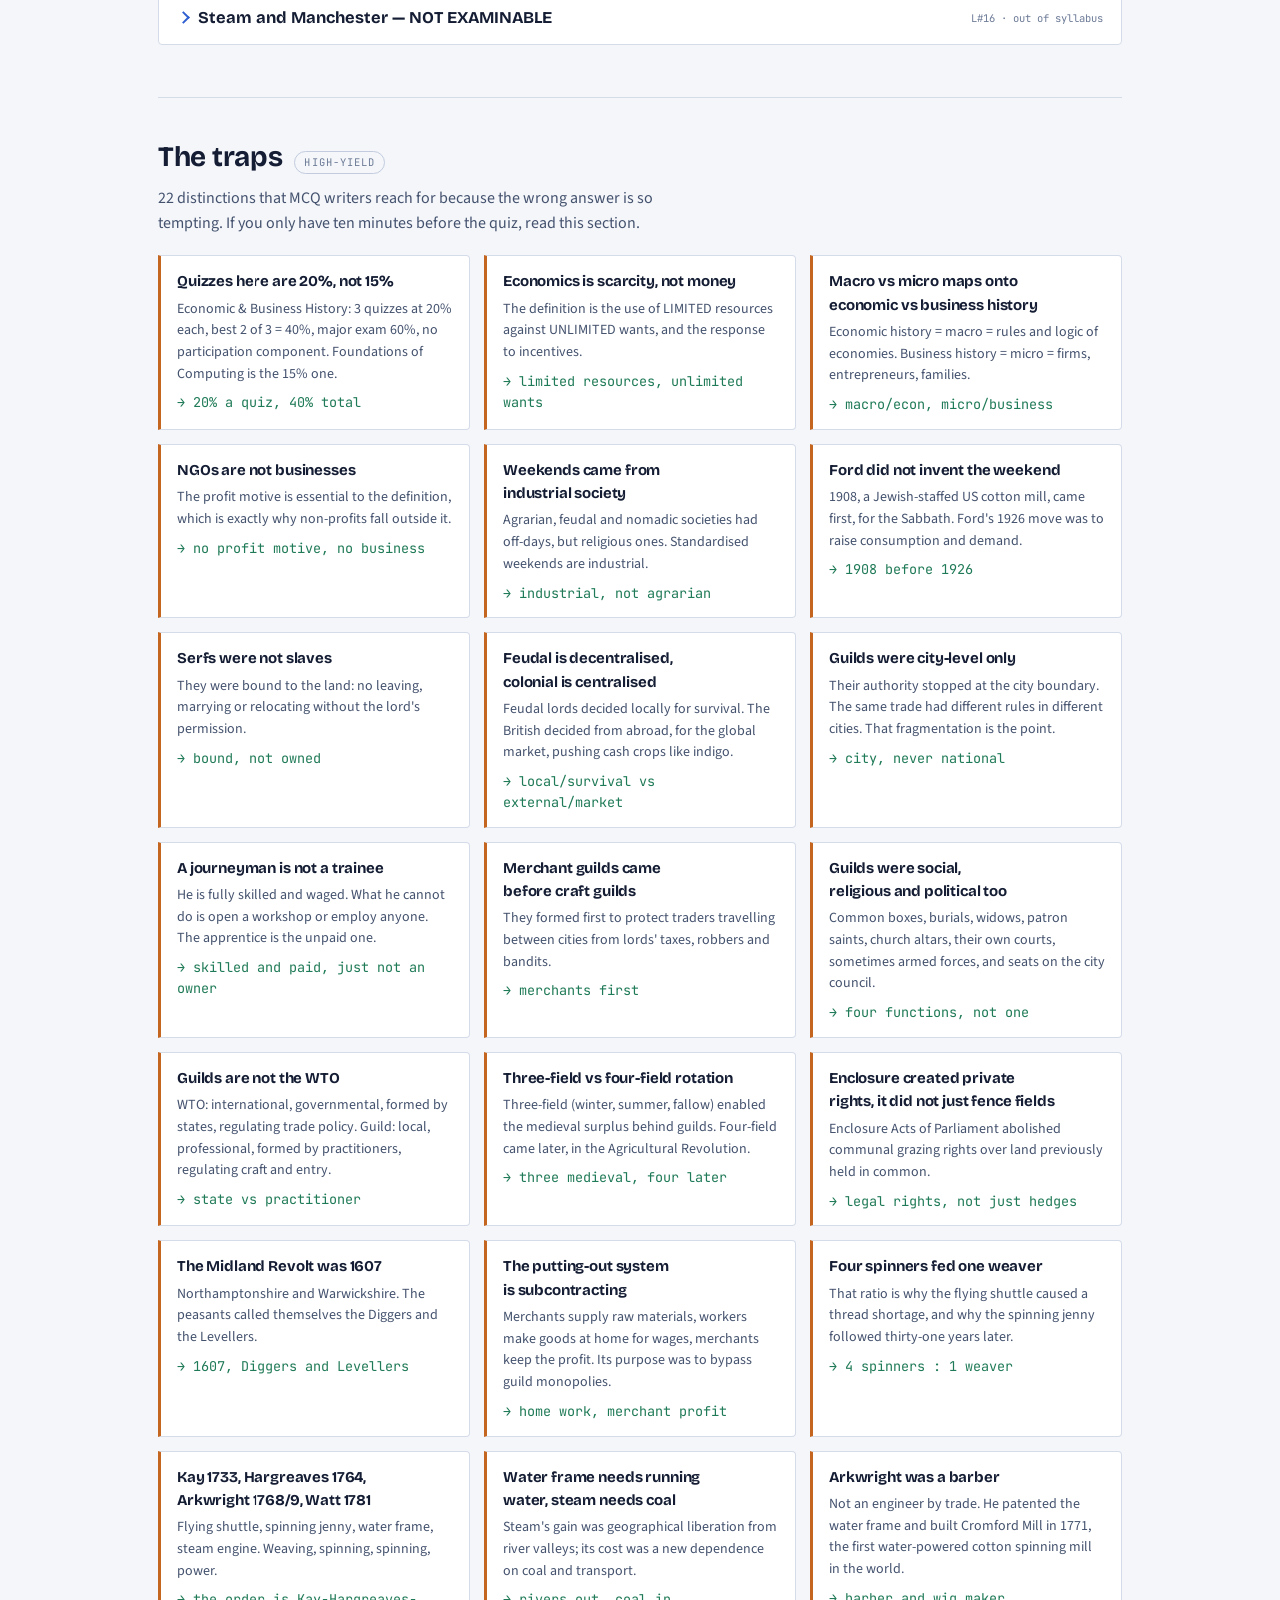
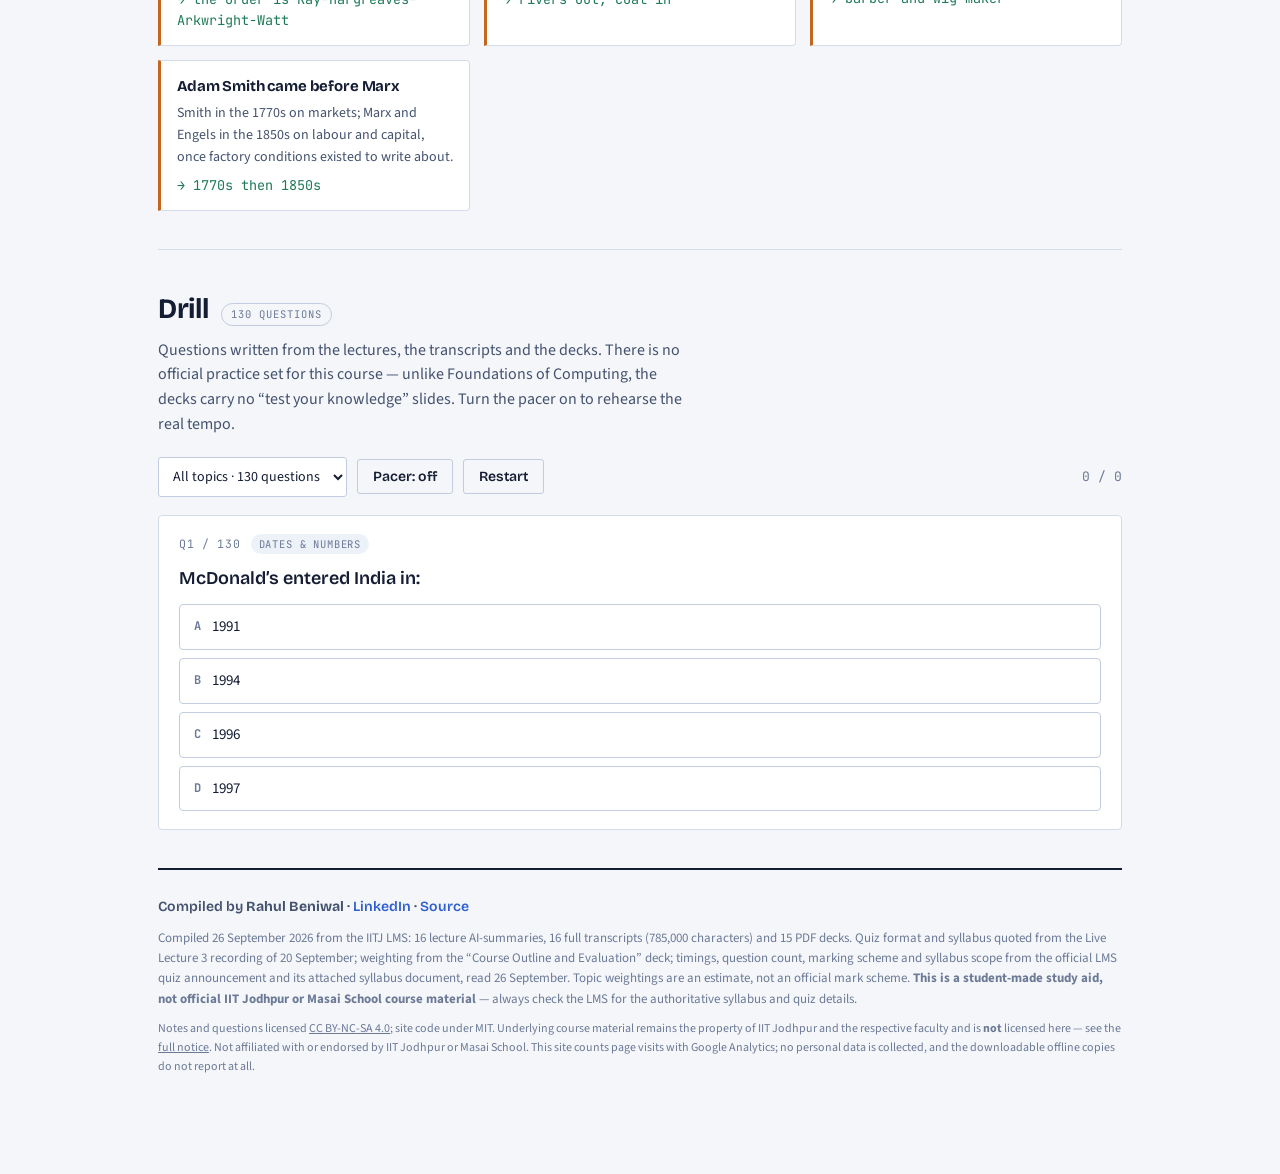
<file: economic-business-history/index.html>
<!doctype html>
<html lang="en">
<head>
<meta charset="utf-8">
<meta name="viewport" content="width=device-width,initial-scale=1,viewport-fit=cover">
<meta name="robots" content="noindex, nofollow">
<title>Economic & Business History — Quiz 1 Revision</title>
<link rel="preconnect" href="https://fonts.googleapis.com">
<link rel="preconnect" href="https://fonts.gstatic.com" crossorigin>
<link rel="stylesheet" href="https://fonts.googleapis.com/css2?family=Bricolage+Grotesque:opsz,wght@12..96,500;12..96,700;12..96,800&family=Source+Sans+3:ital,wght@0,400;0,600;0,700;1,400&family=JetBrains+Mono:wght@400;700&display=swap">
<link rel="stylesheet" href="../assets/sheet.css">
<script src="../assets/analytics.js"></script>
</head>
<body>
<div class="wrap" id="app"></div>
<script src="../assets/courses.js"></script>
<script src="./data.js"></script>
<script src="../assets/sheet.js"></script>
<script src="../assets/stub.js"></script>
</body>
</html>
</file>
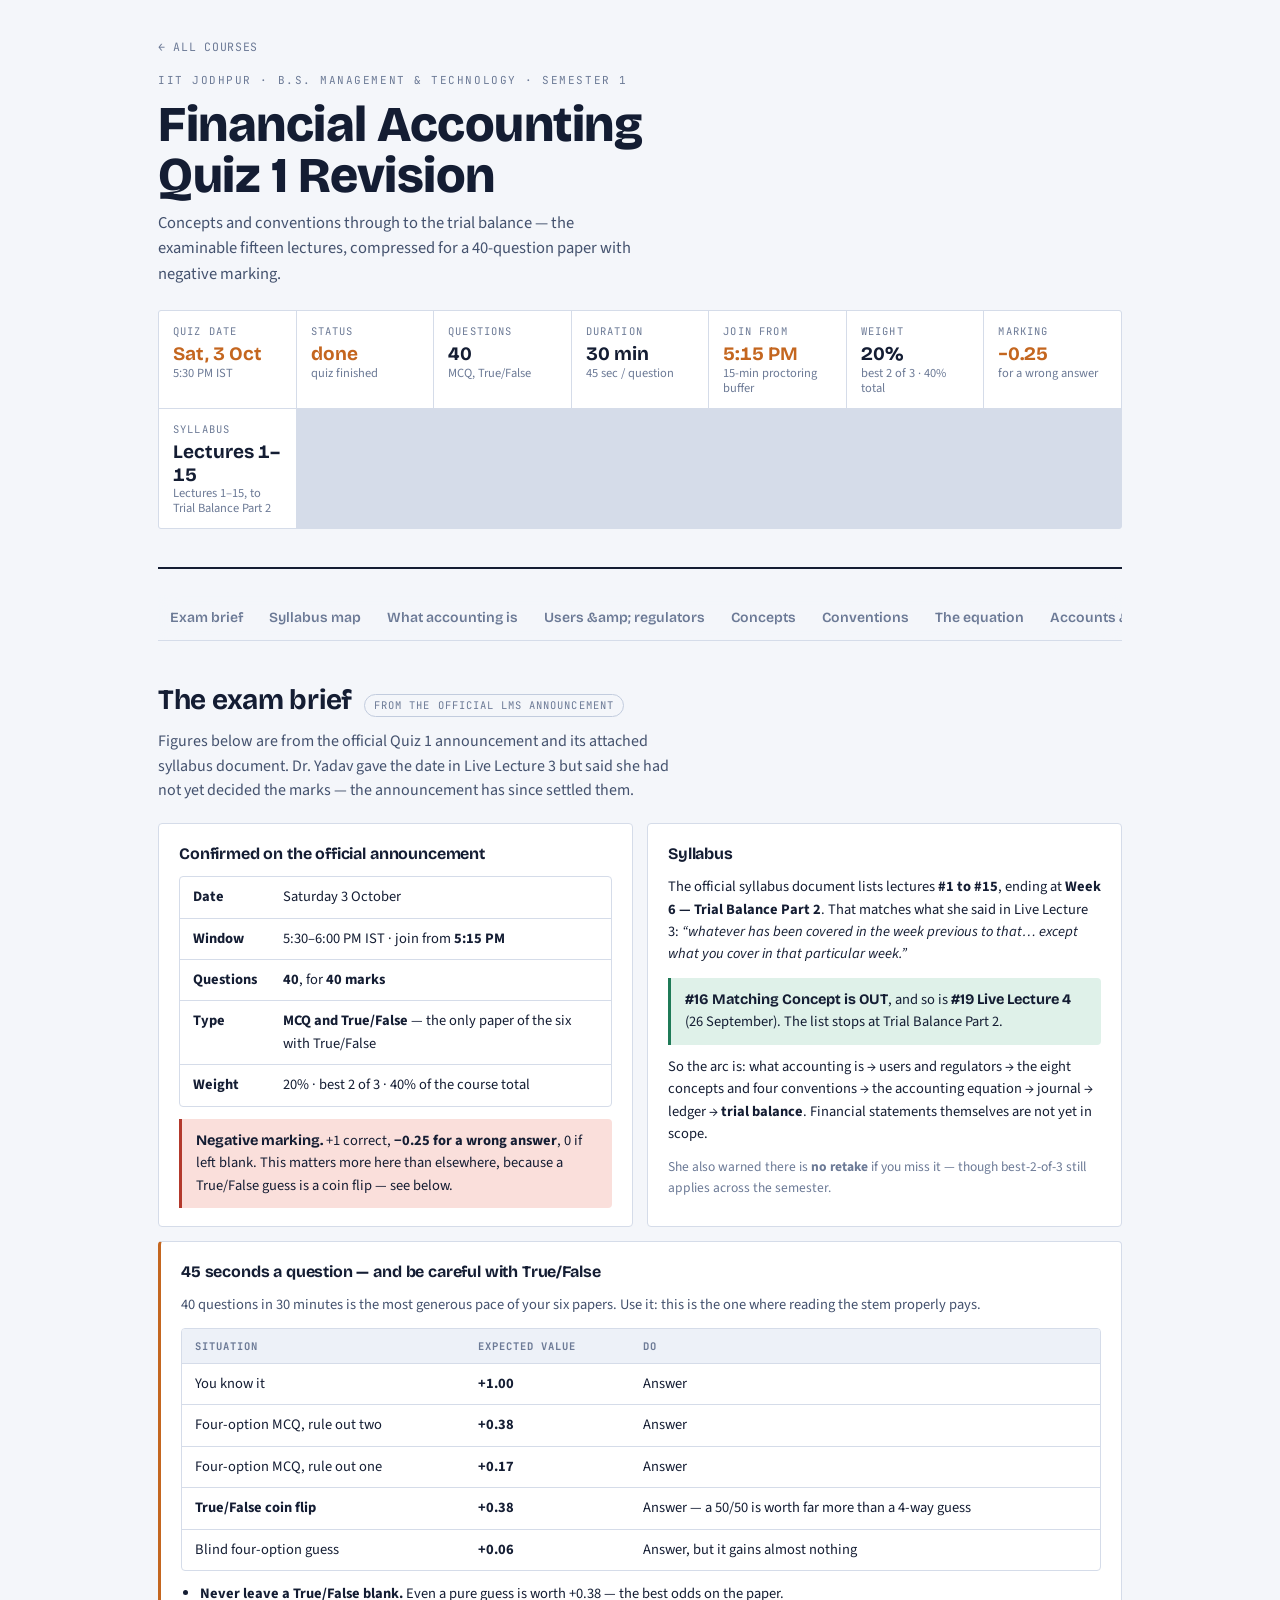
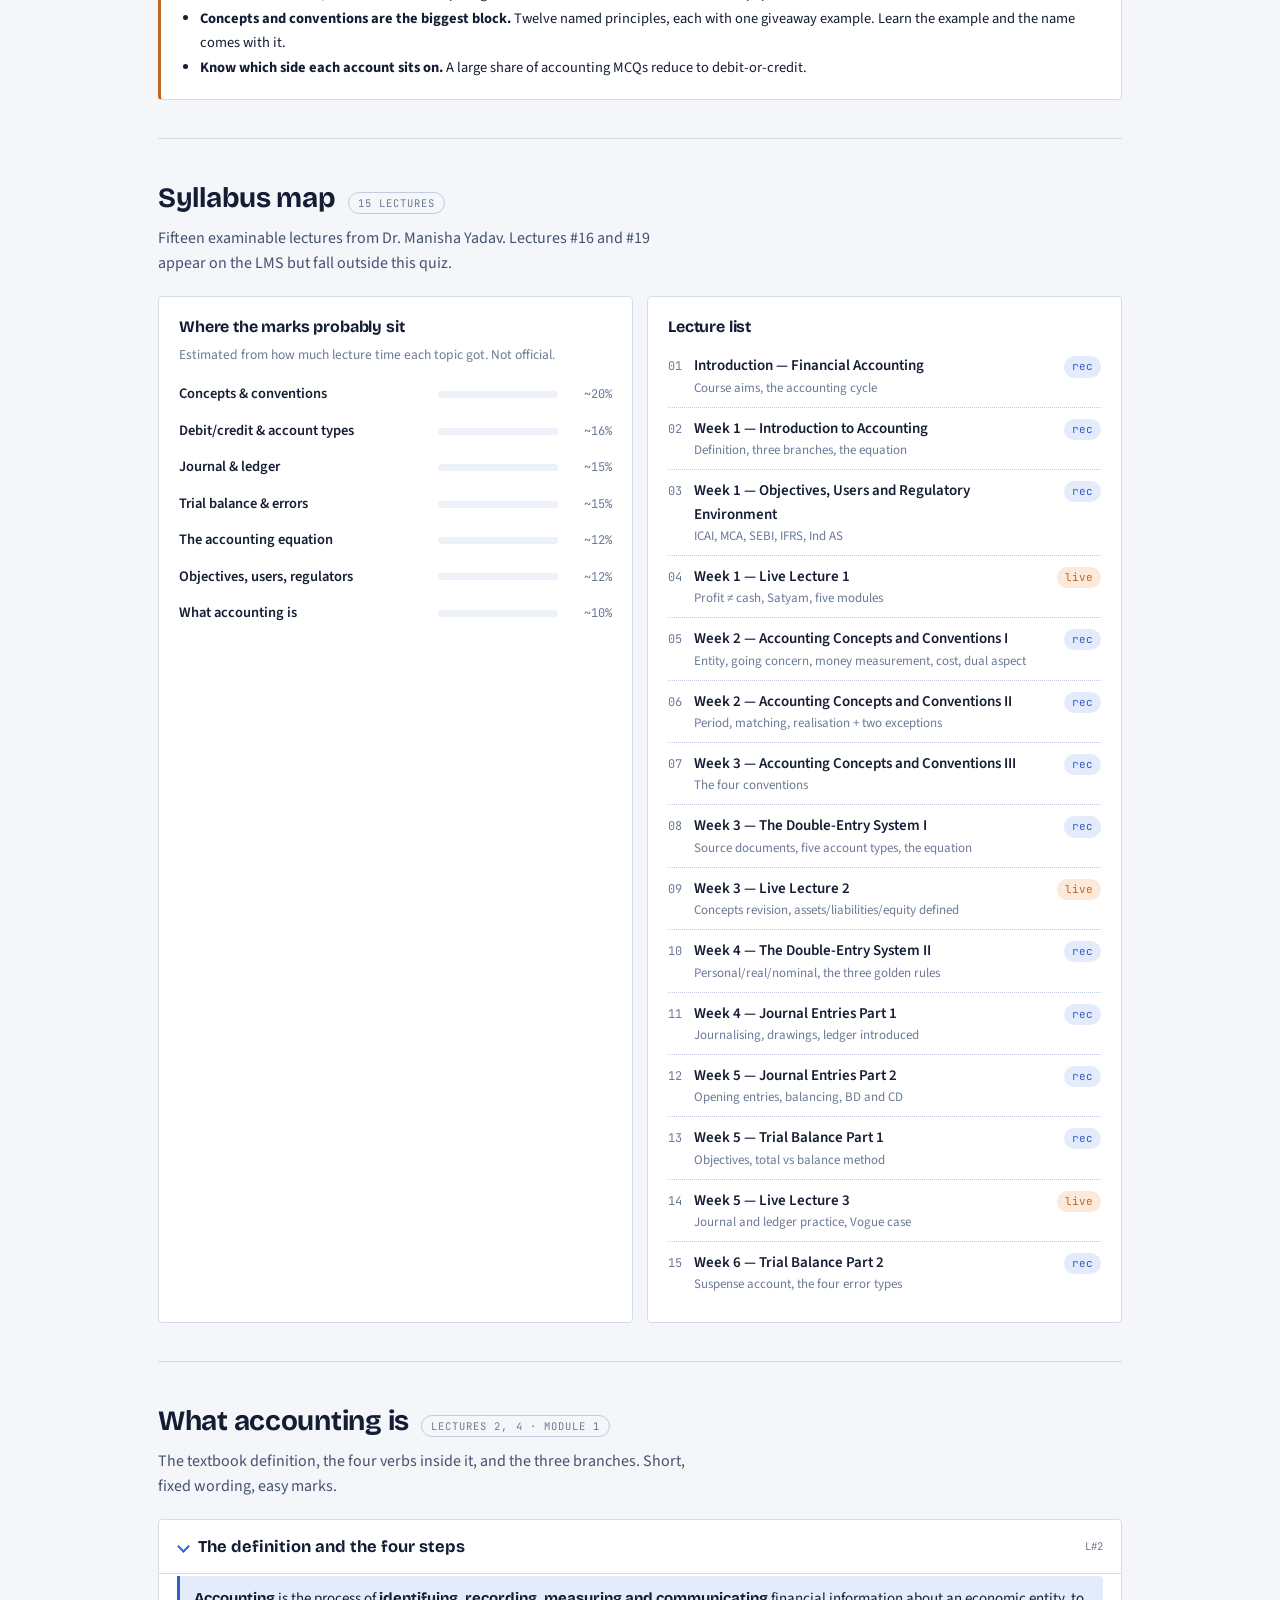
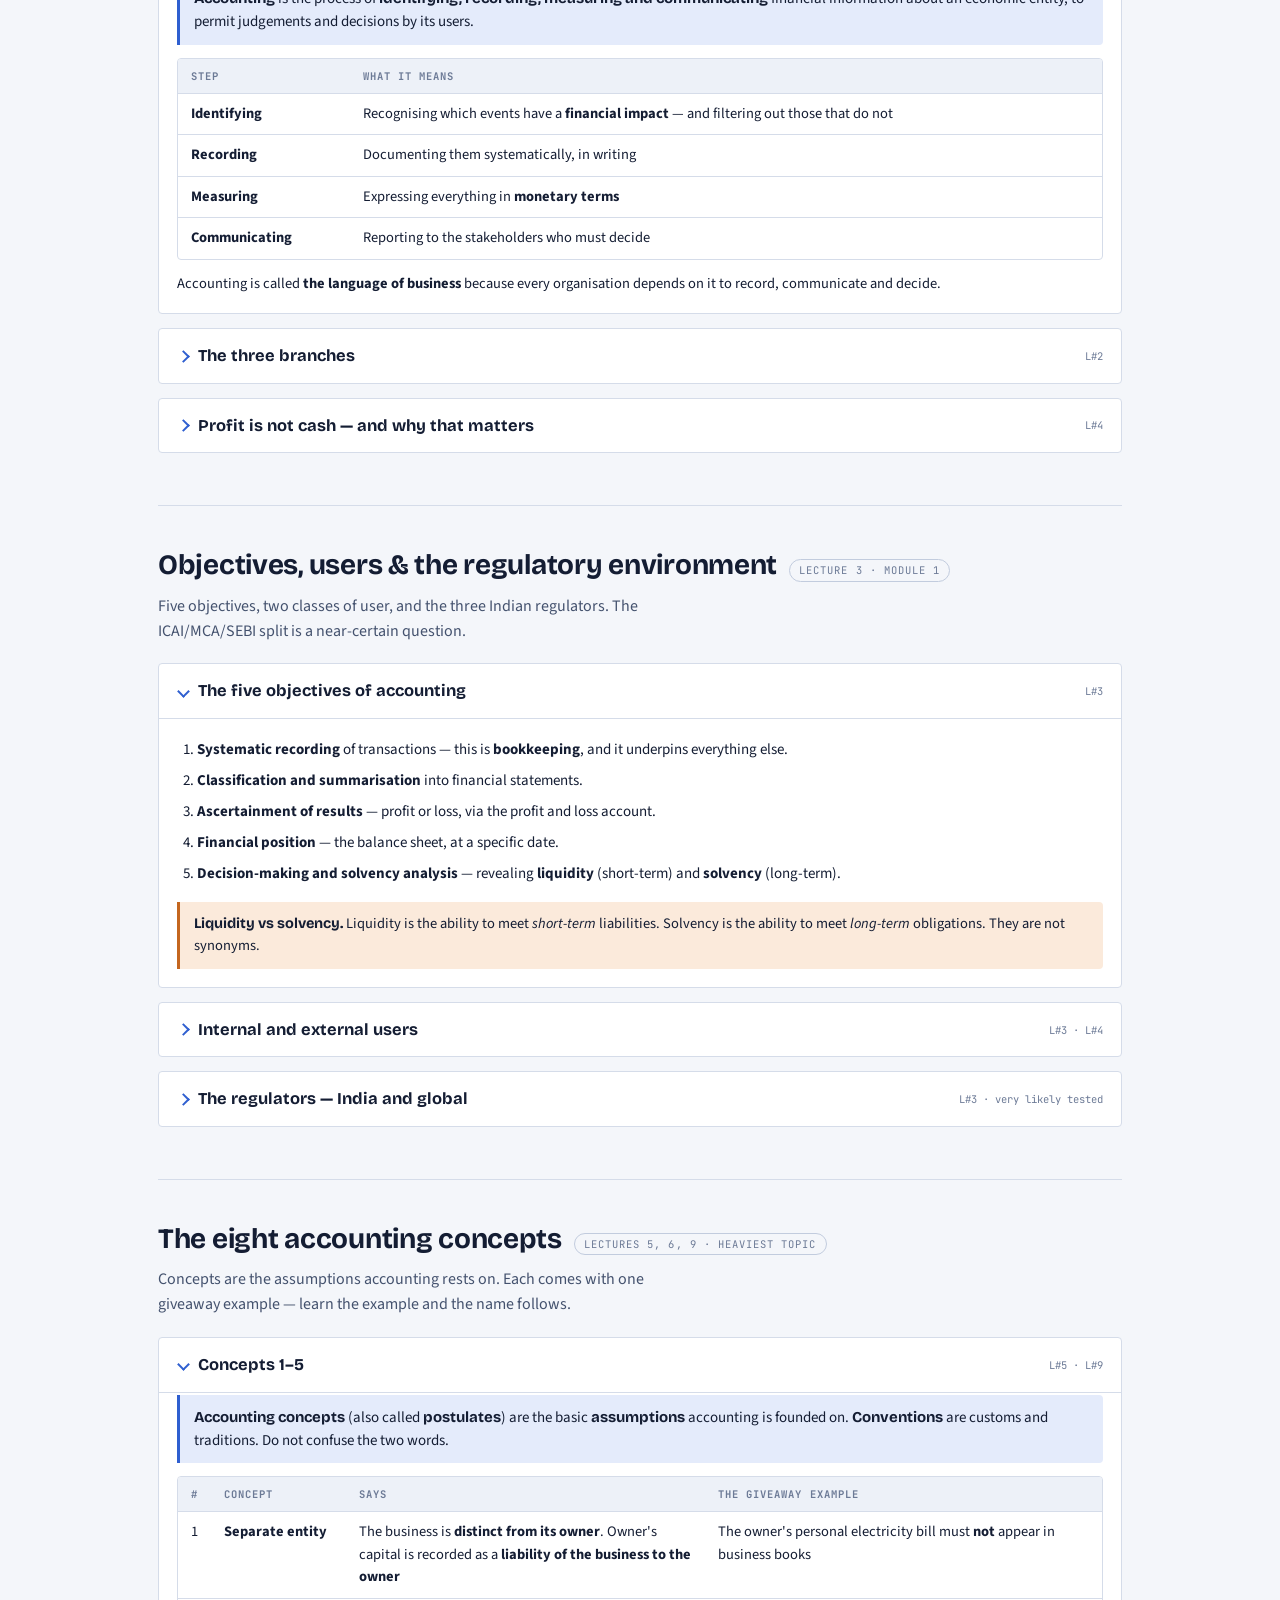
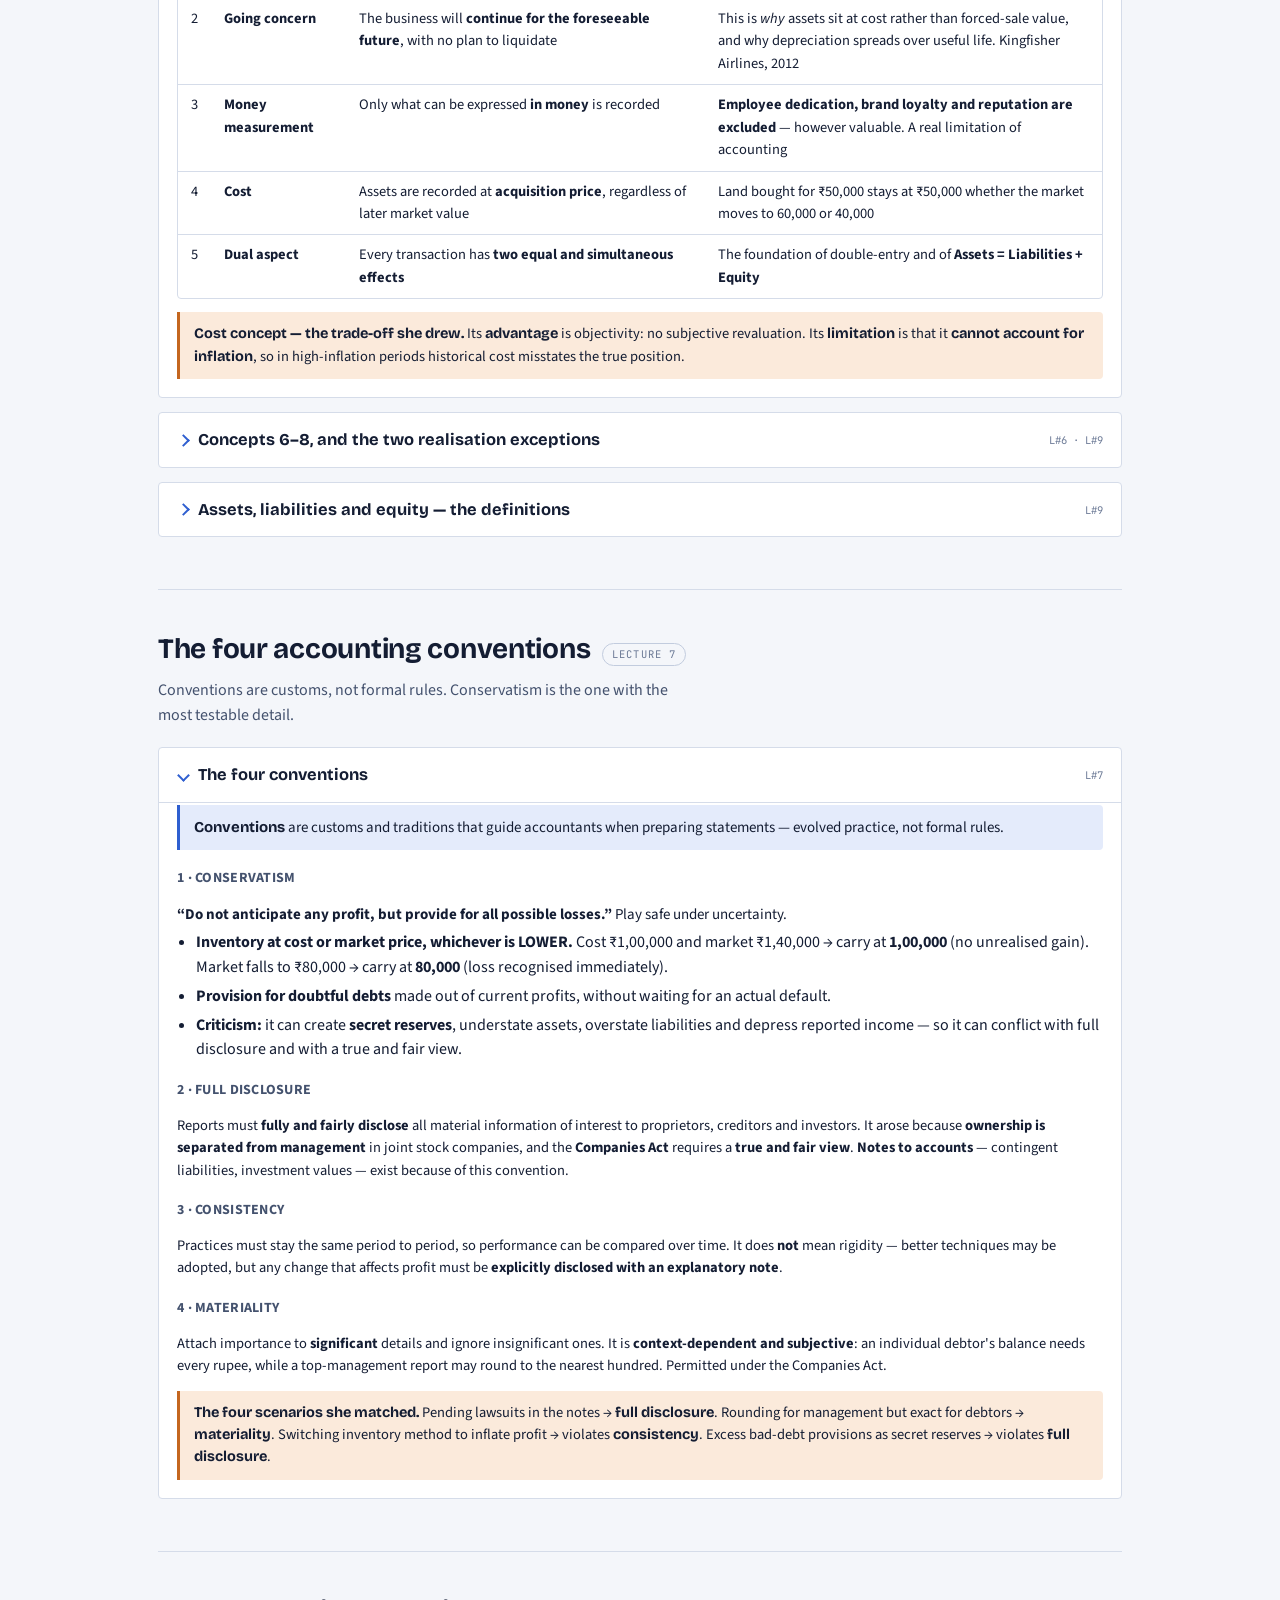
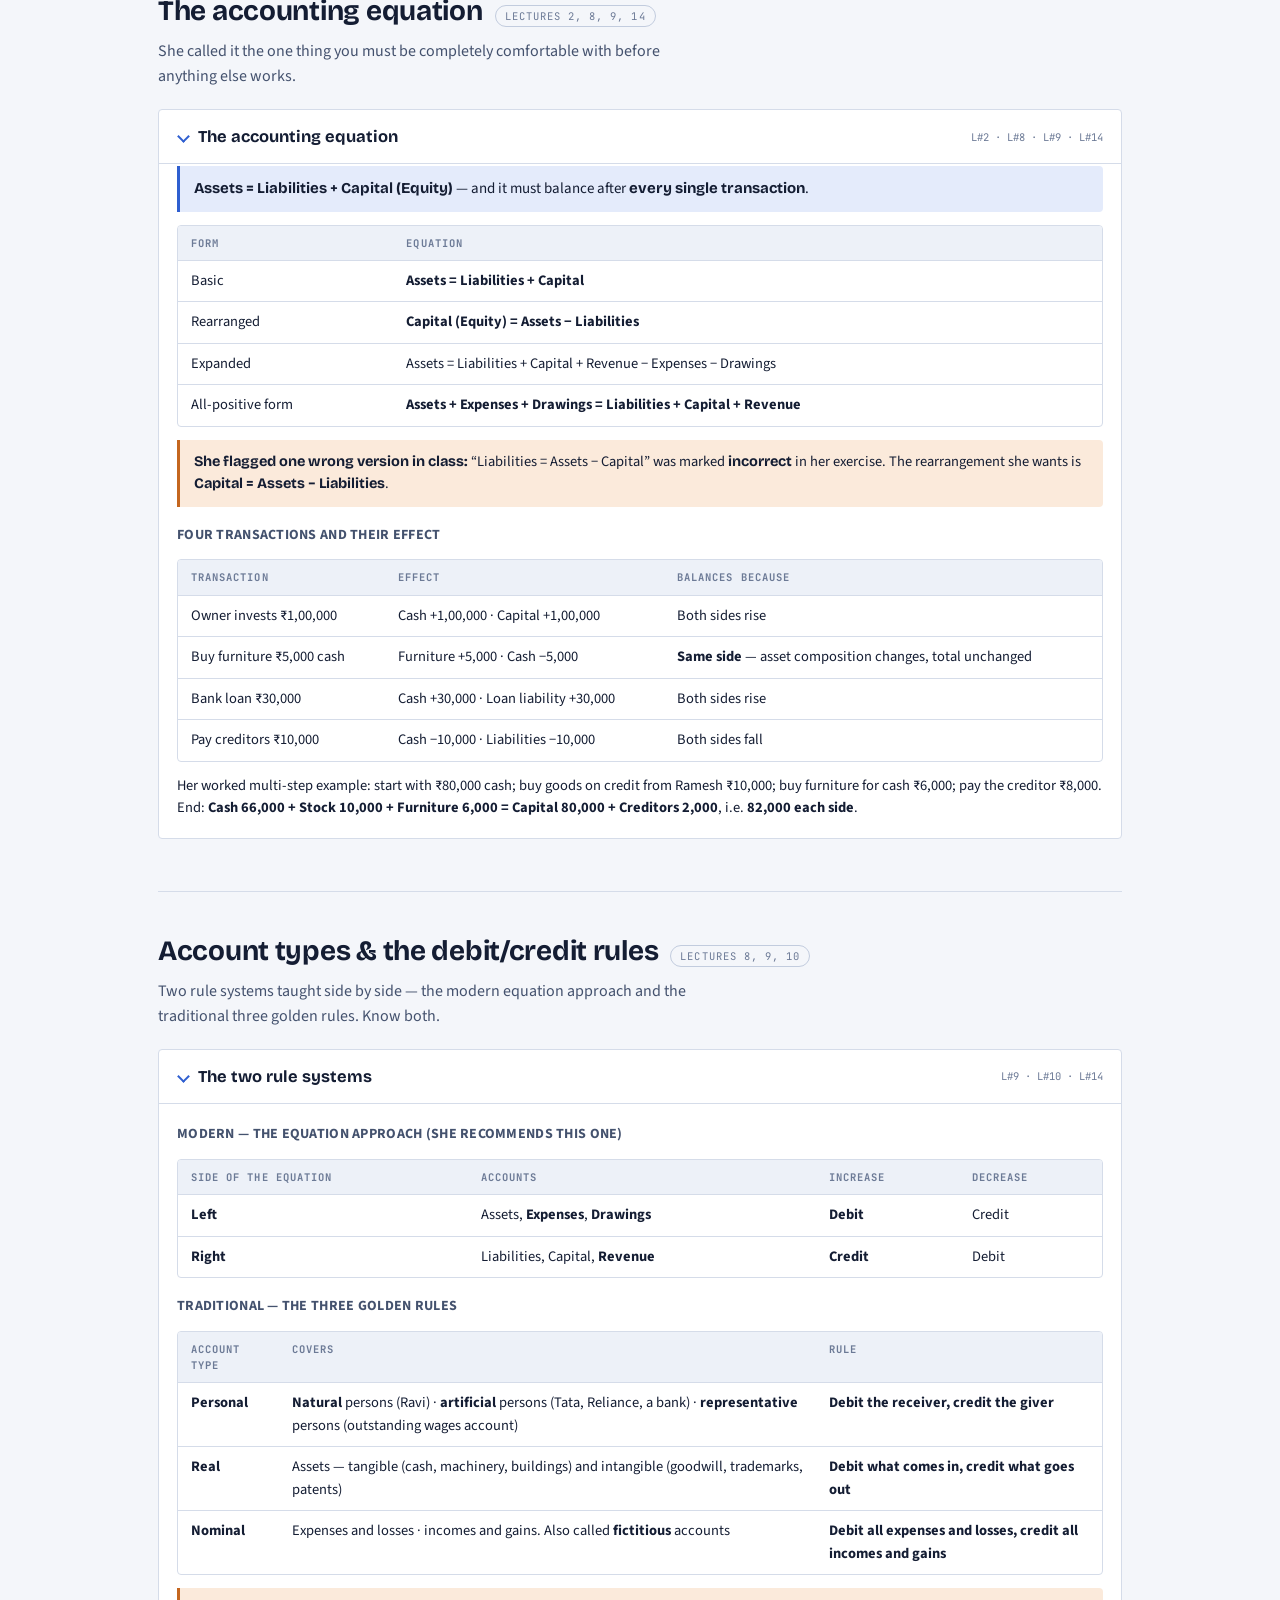
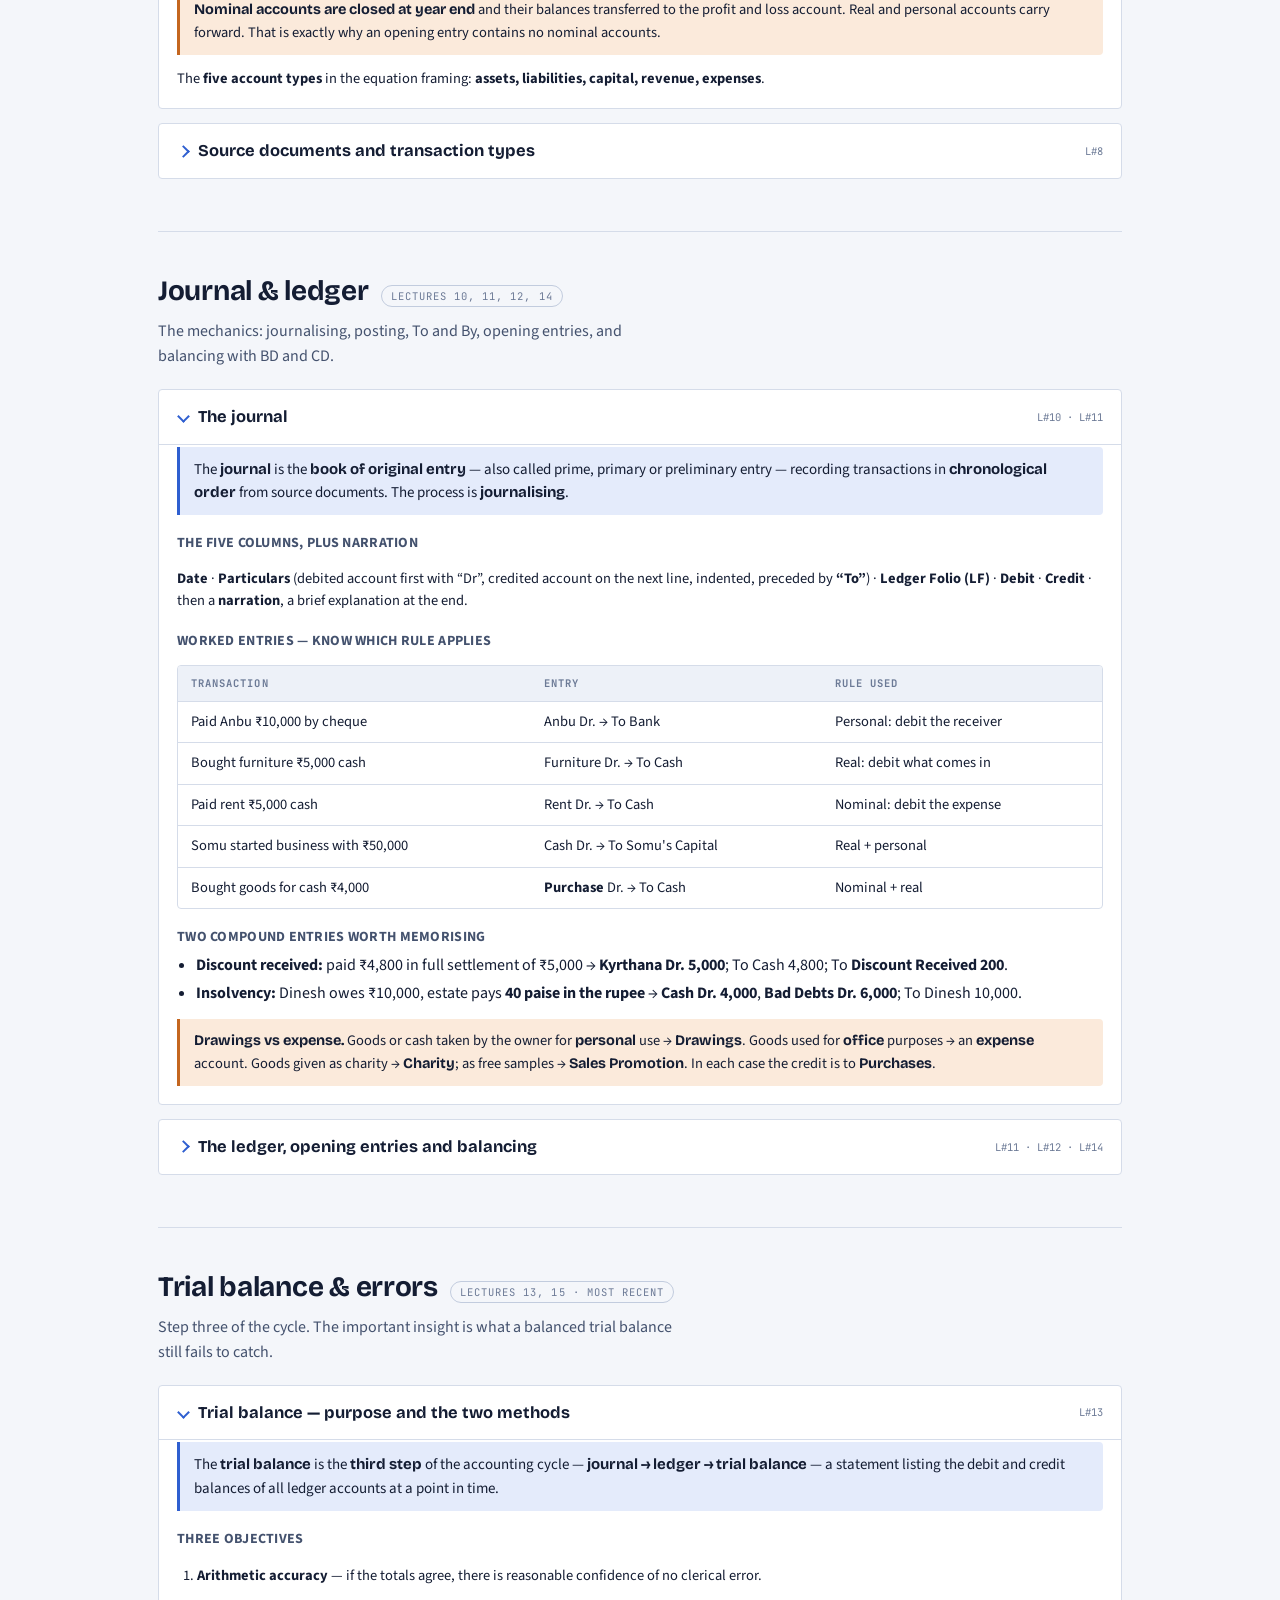
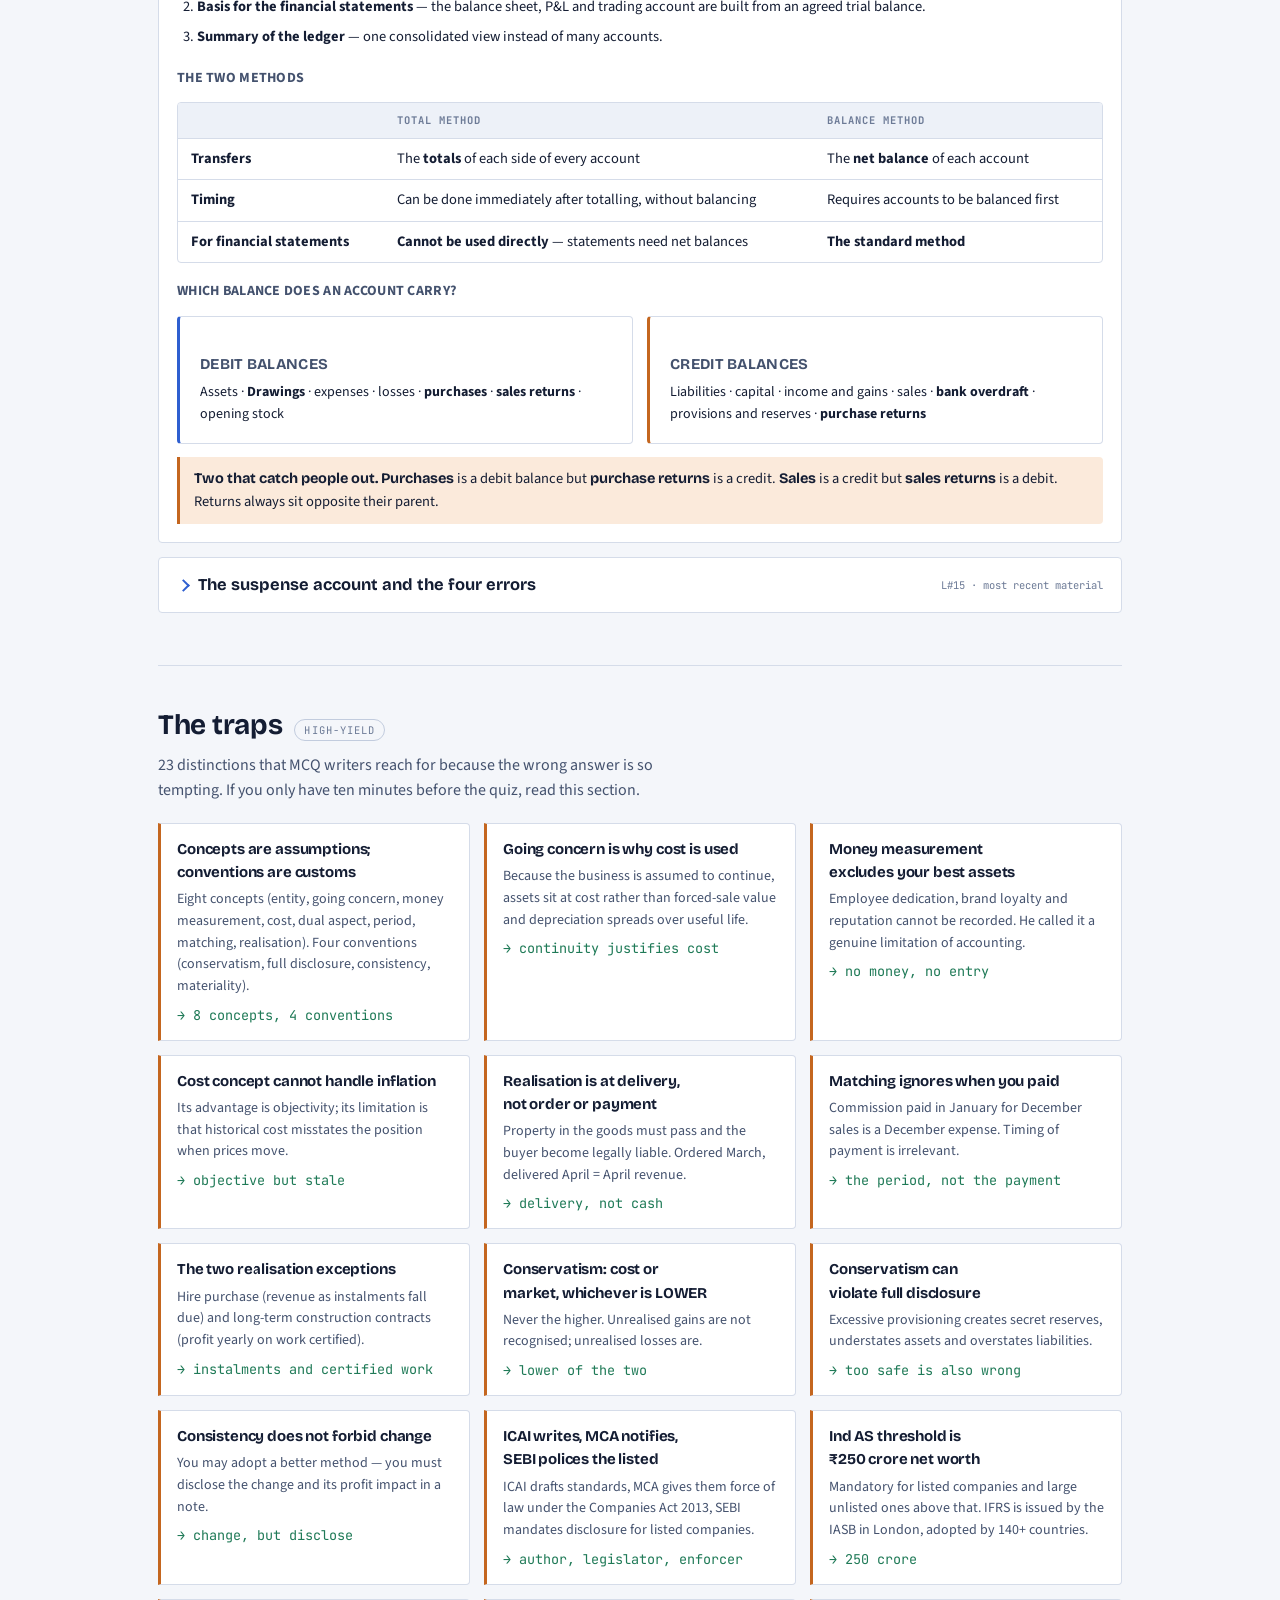
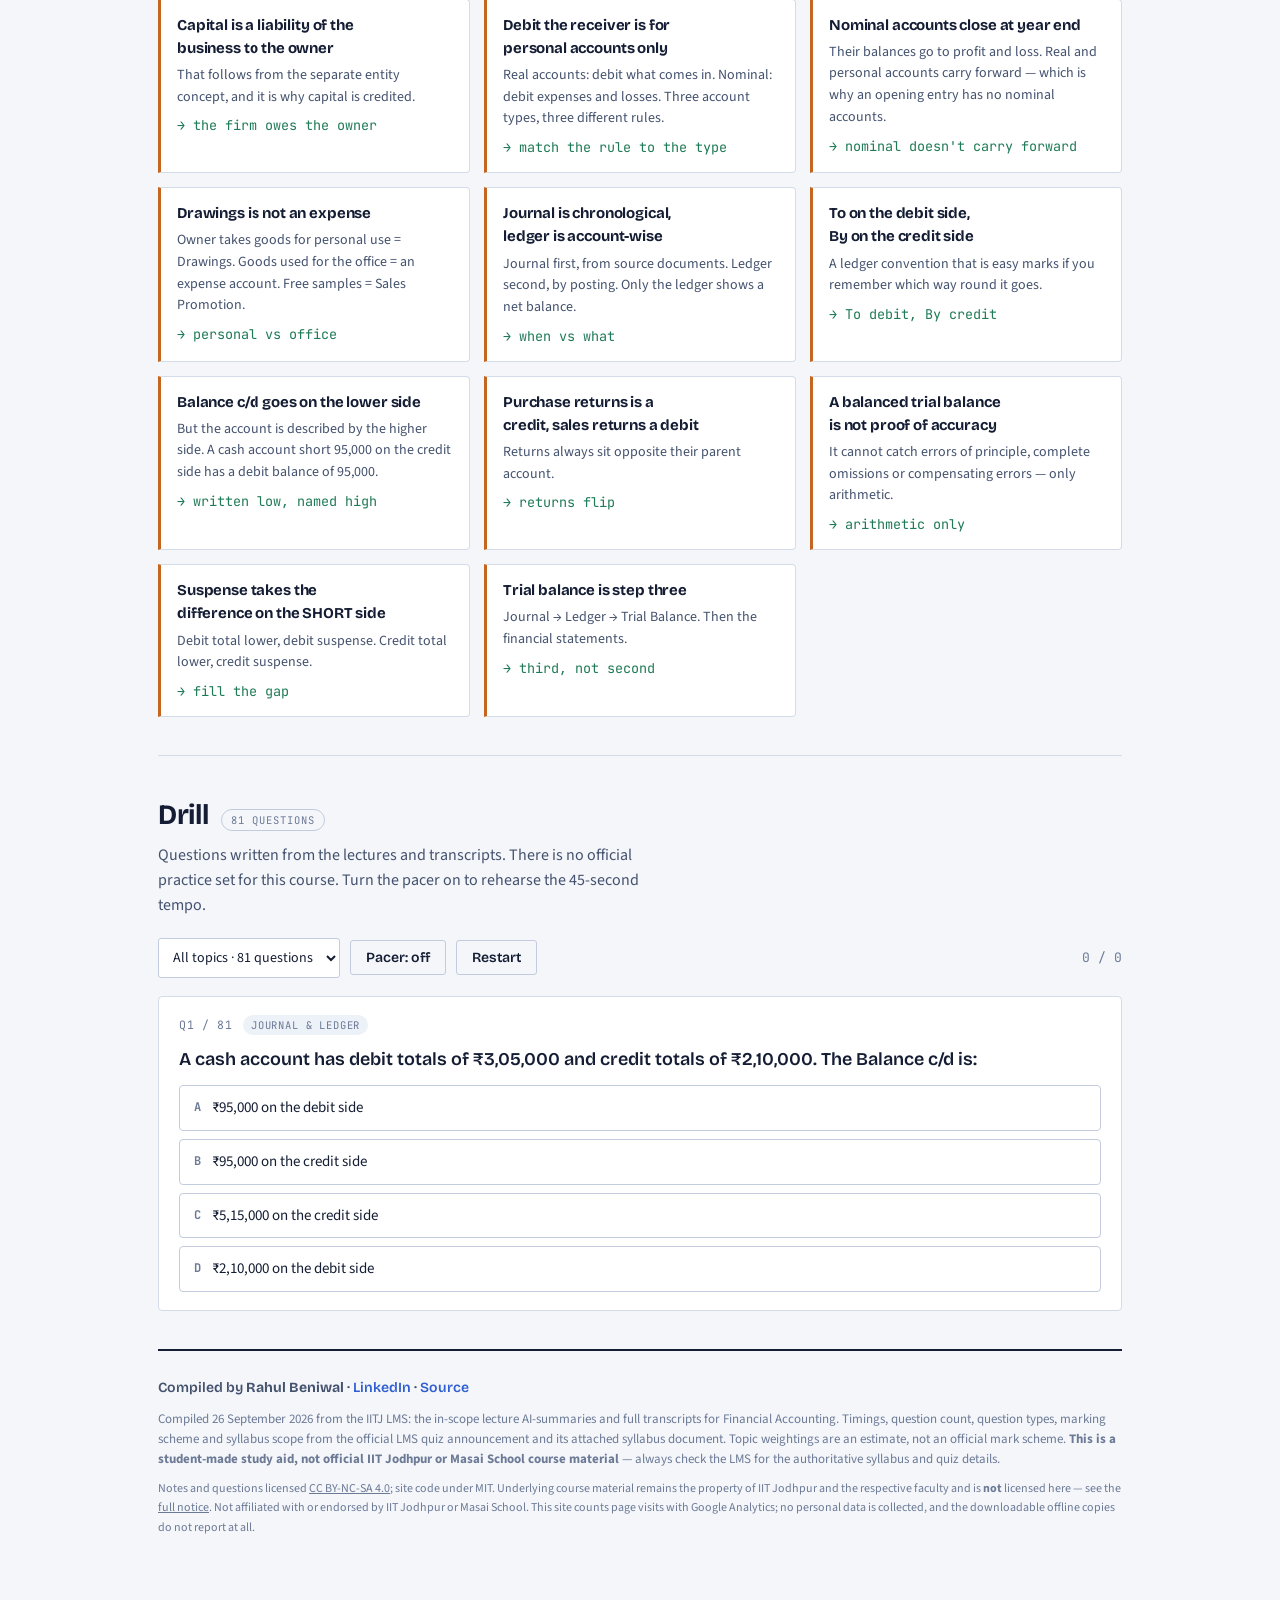
<file: financial-accounting/index.html>
<!doctype html>
<html lang="en">
<head>
<meta charset="utf-8">
<meta name="viewport" content="width=device-width,initial-scale=1,viewport-fit=cover">
<meta name="robots" content="noindex, nofollow">
<title>Financial Accounting — Quiz 1 Revision</title>
<link rel="preconnect" href="https://fonts.googleapis.com">
<link rel="preconnect" href="https://fonts.gstatic.com" crossorigin>
<link rel="stylesheet" href="https://fonts.googleapis.com/css2?family=Bricolage+Grotesque:opsz,wght@12..96,500;12..96,700;12..96,800&family=Source+Sans+3:ital,wght@0,400;0,600;0,700;1,400&family=JetBrains+Mono:wght@400;700&display=swap">
<link rel="stylesheet" href="../assets/sheet.css">
<script src="../assets/analytics.js"></script>
</head>
<body>
<div class="wrap" id="app"></div>
<script src="../assets/courses.js"></script>
<script src="./data.js"></script>
<script src="../assets/sheet.js"></script>
<script src="../assets/stub.js"></script>
</body>
</html>
</file>
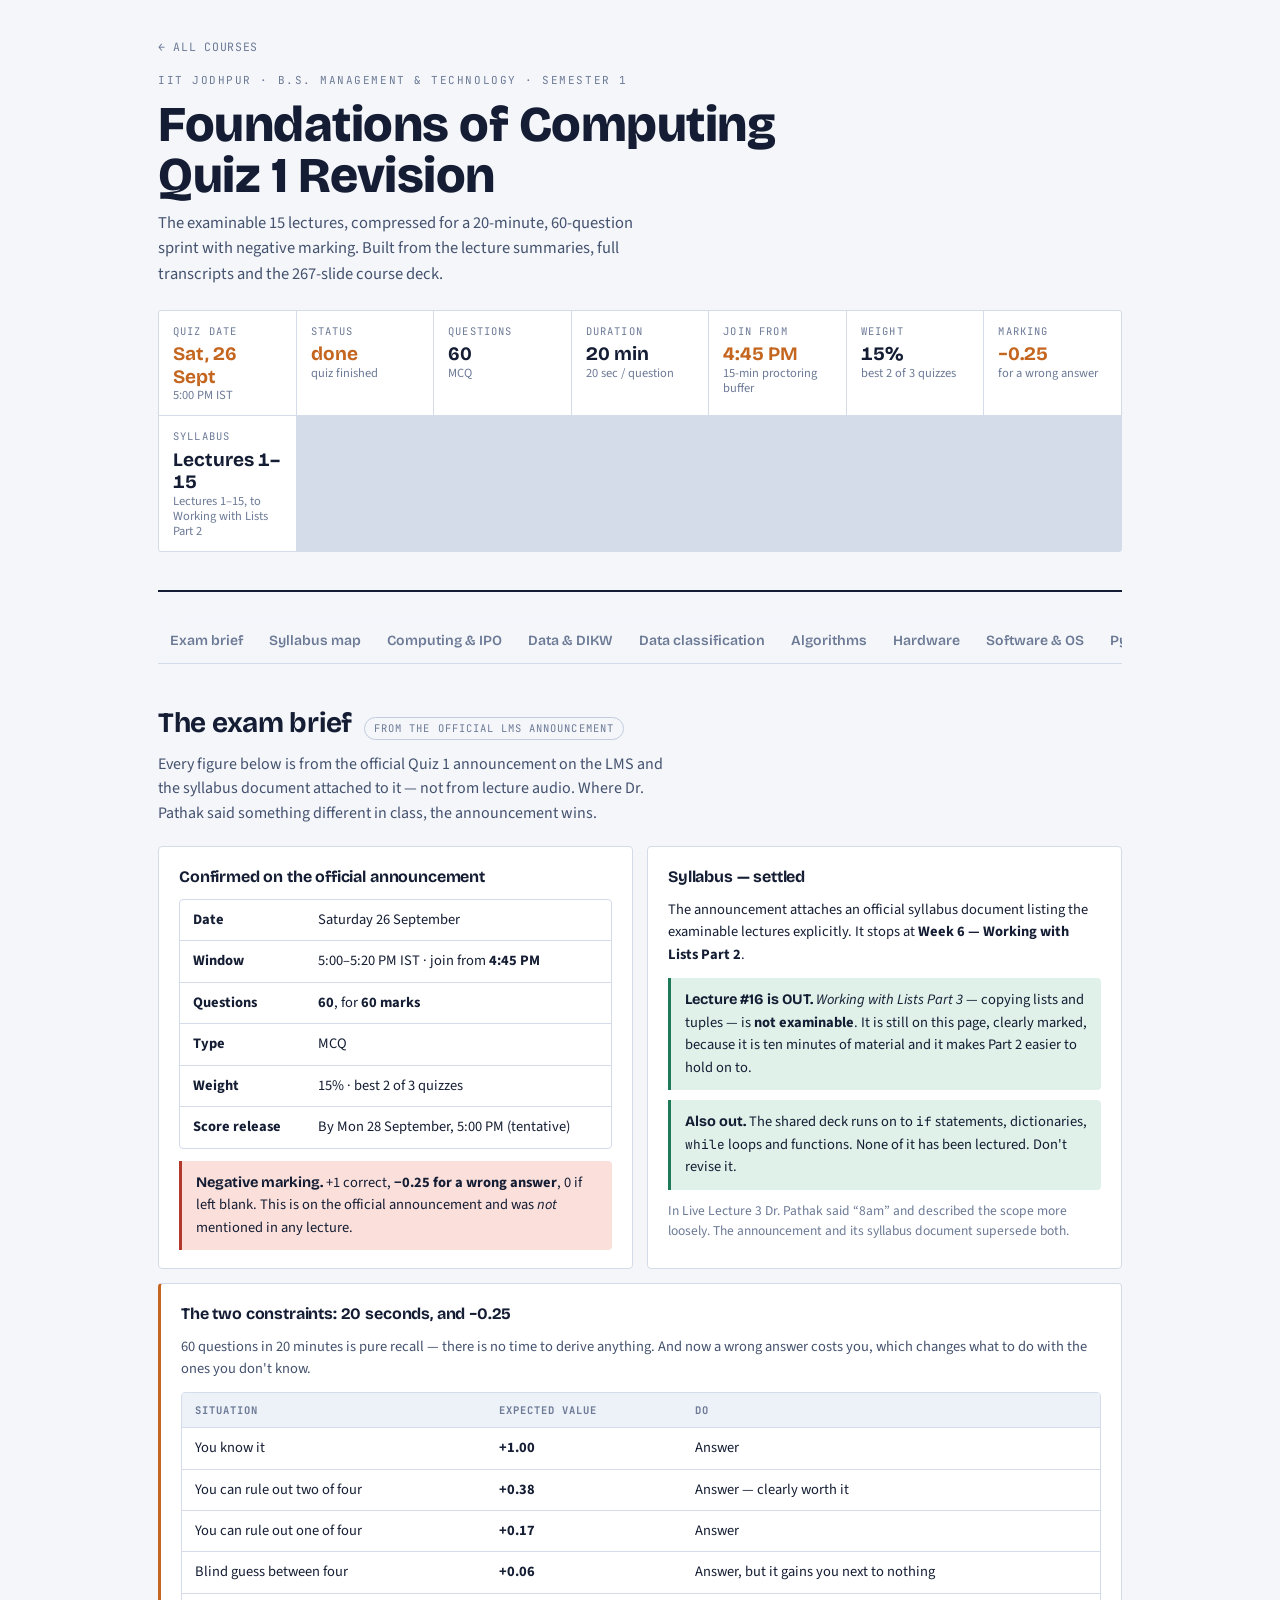
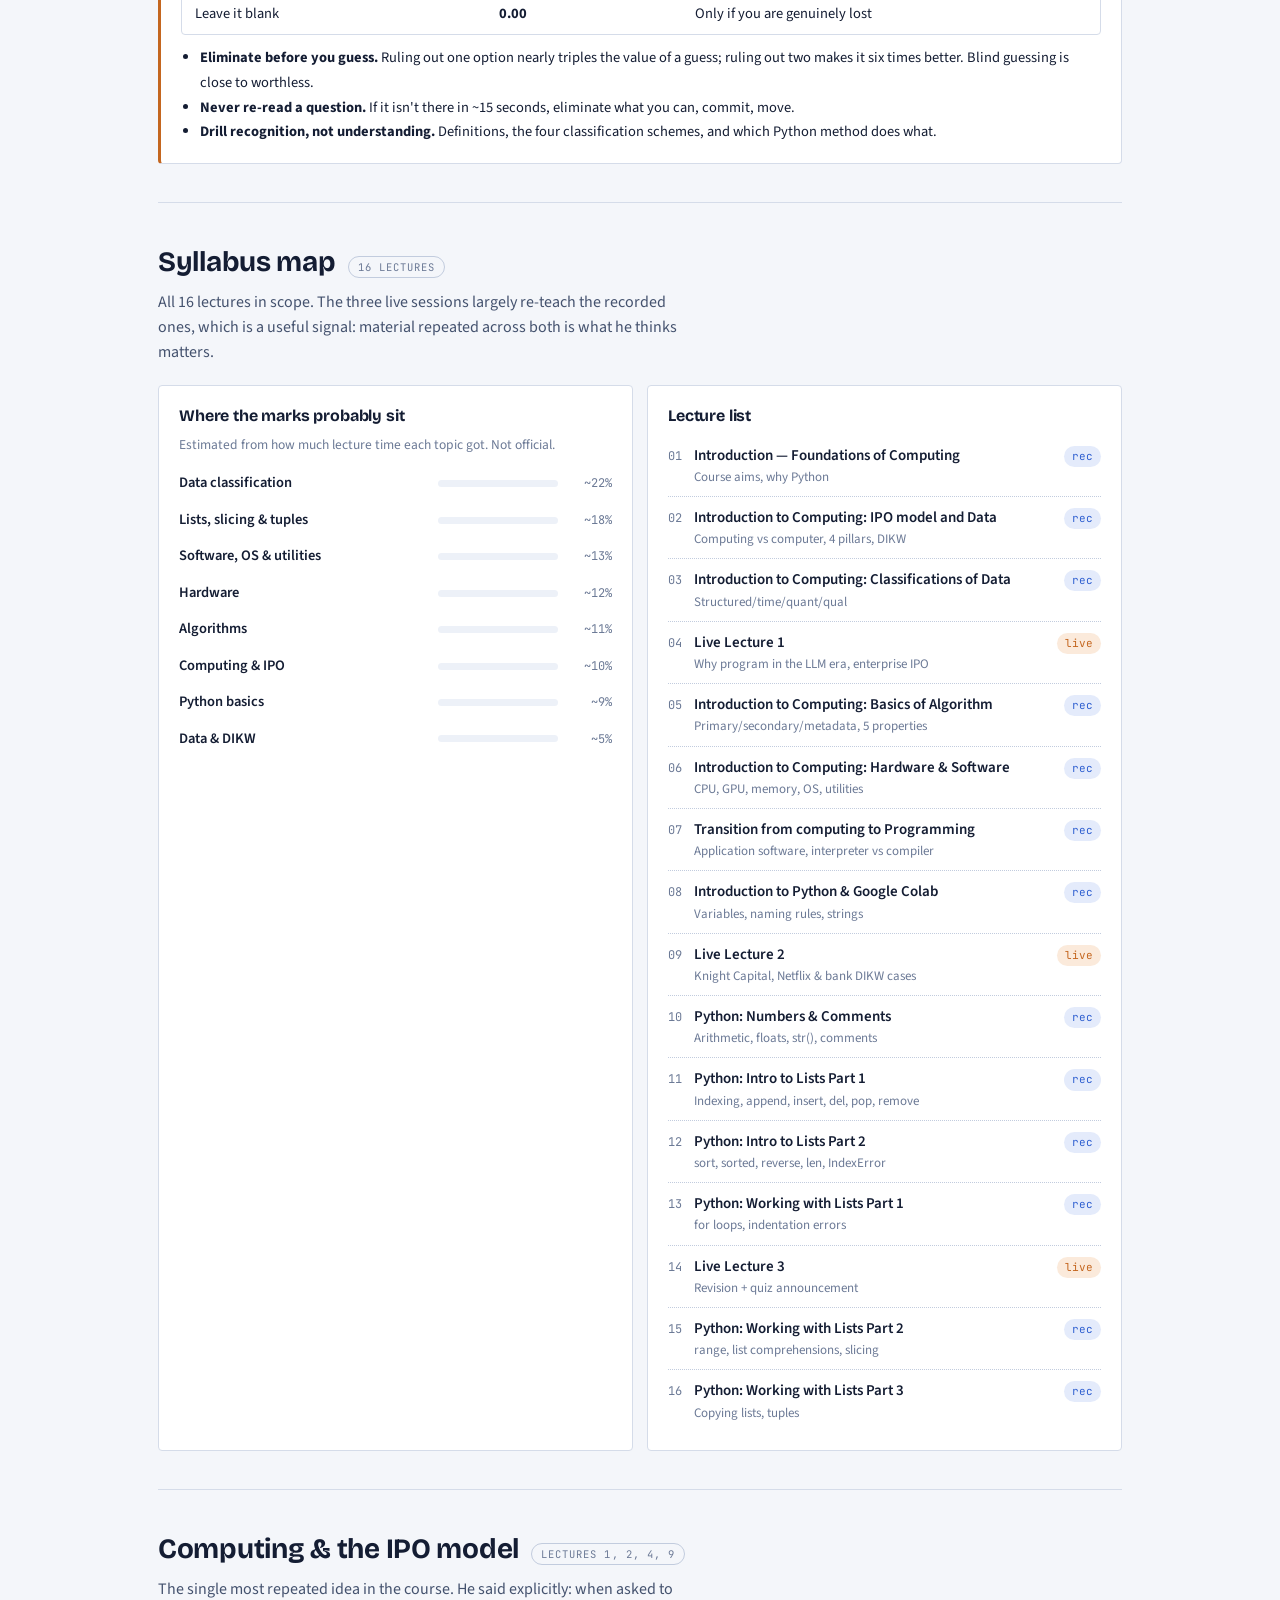
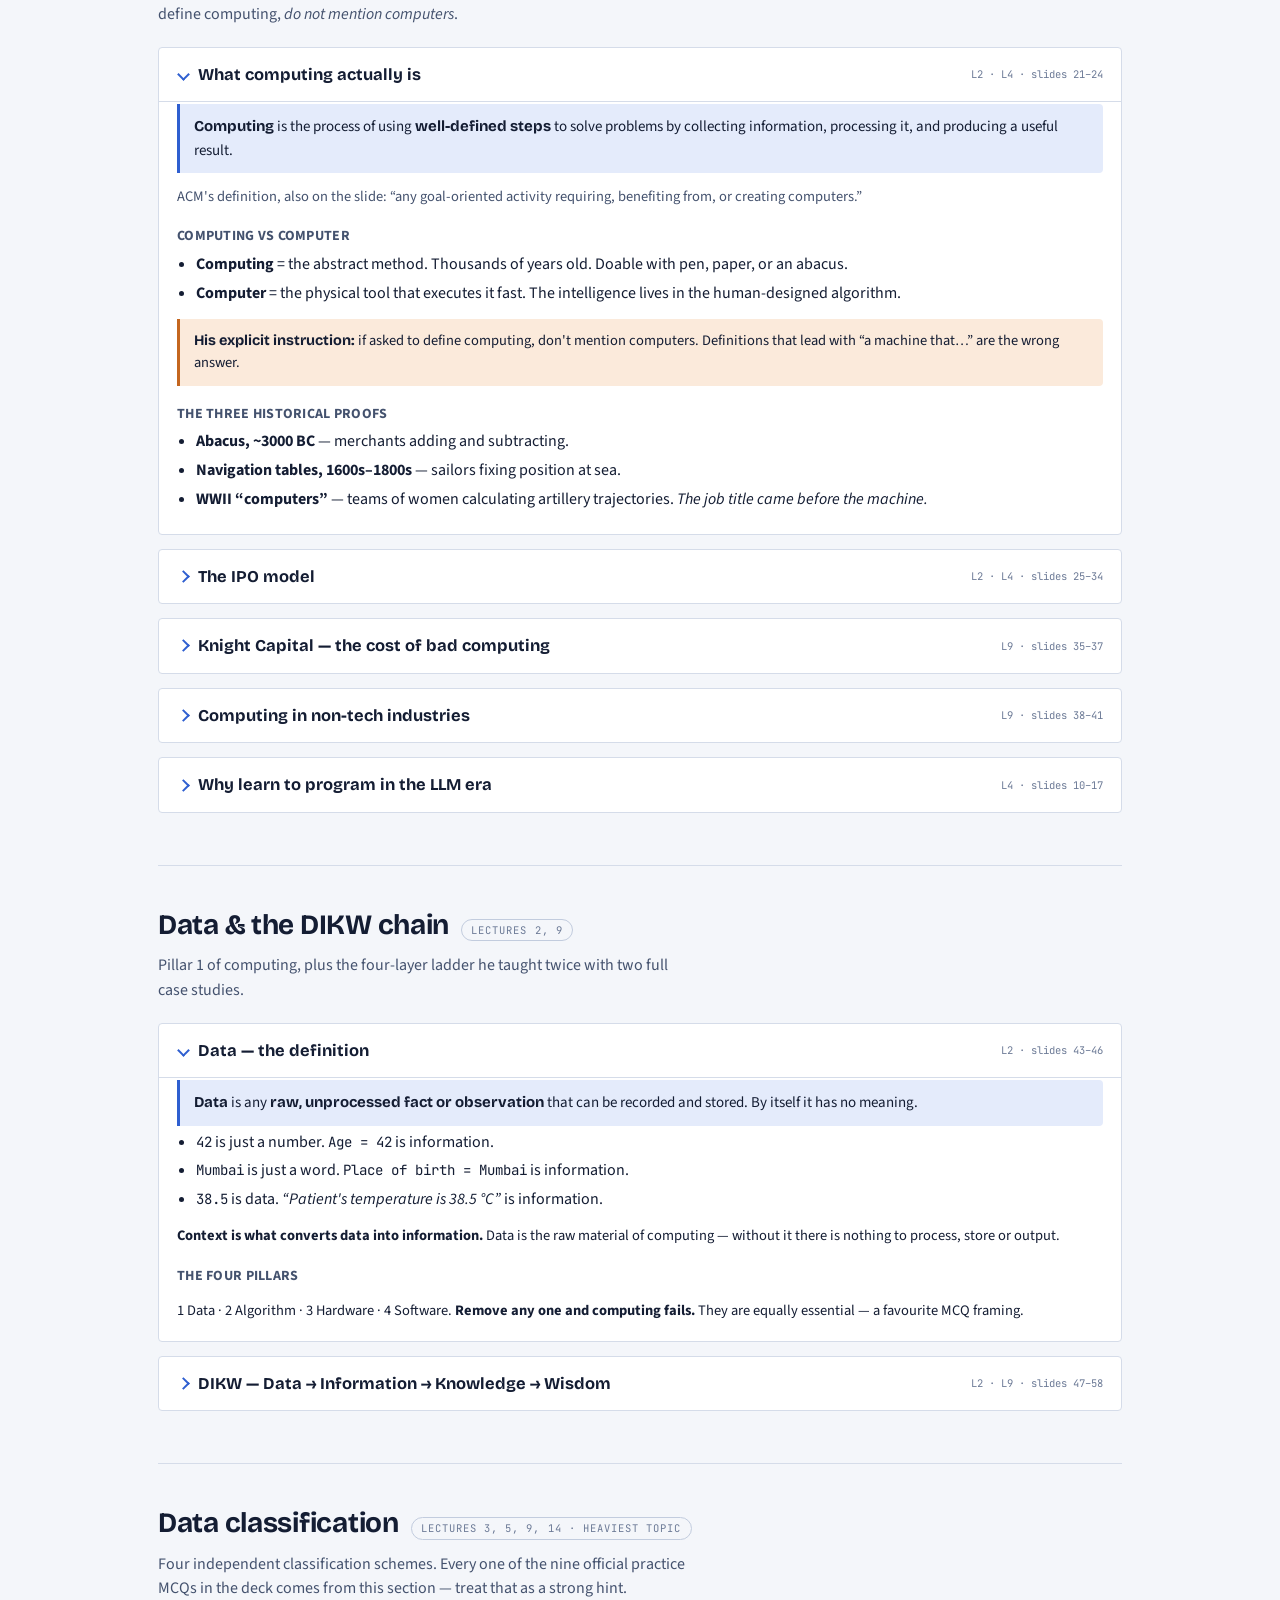
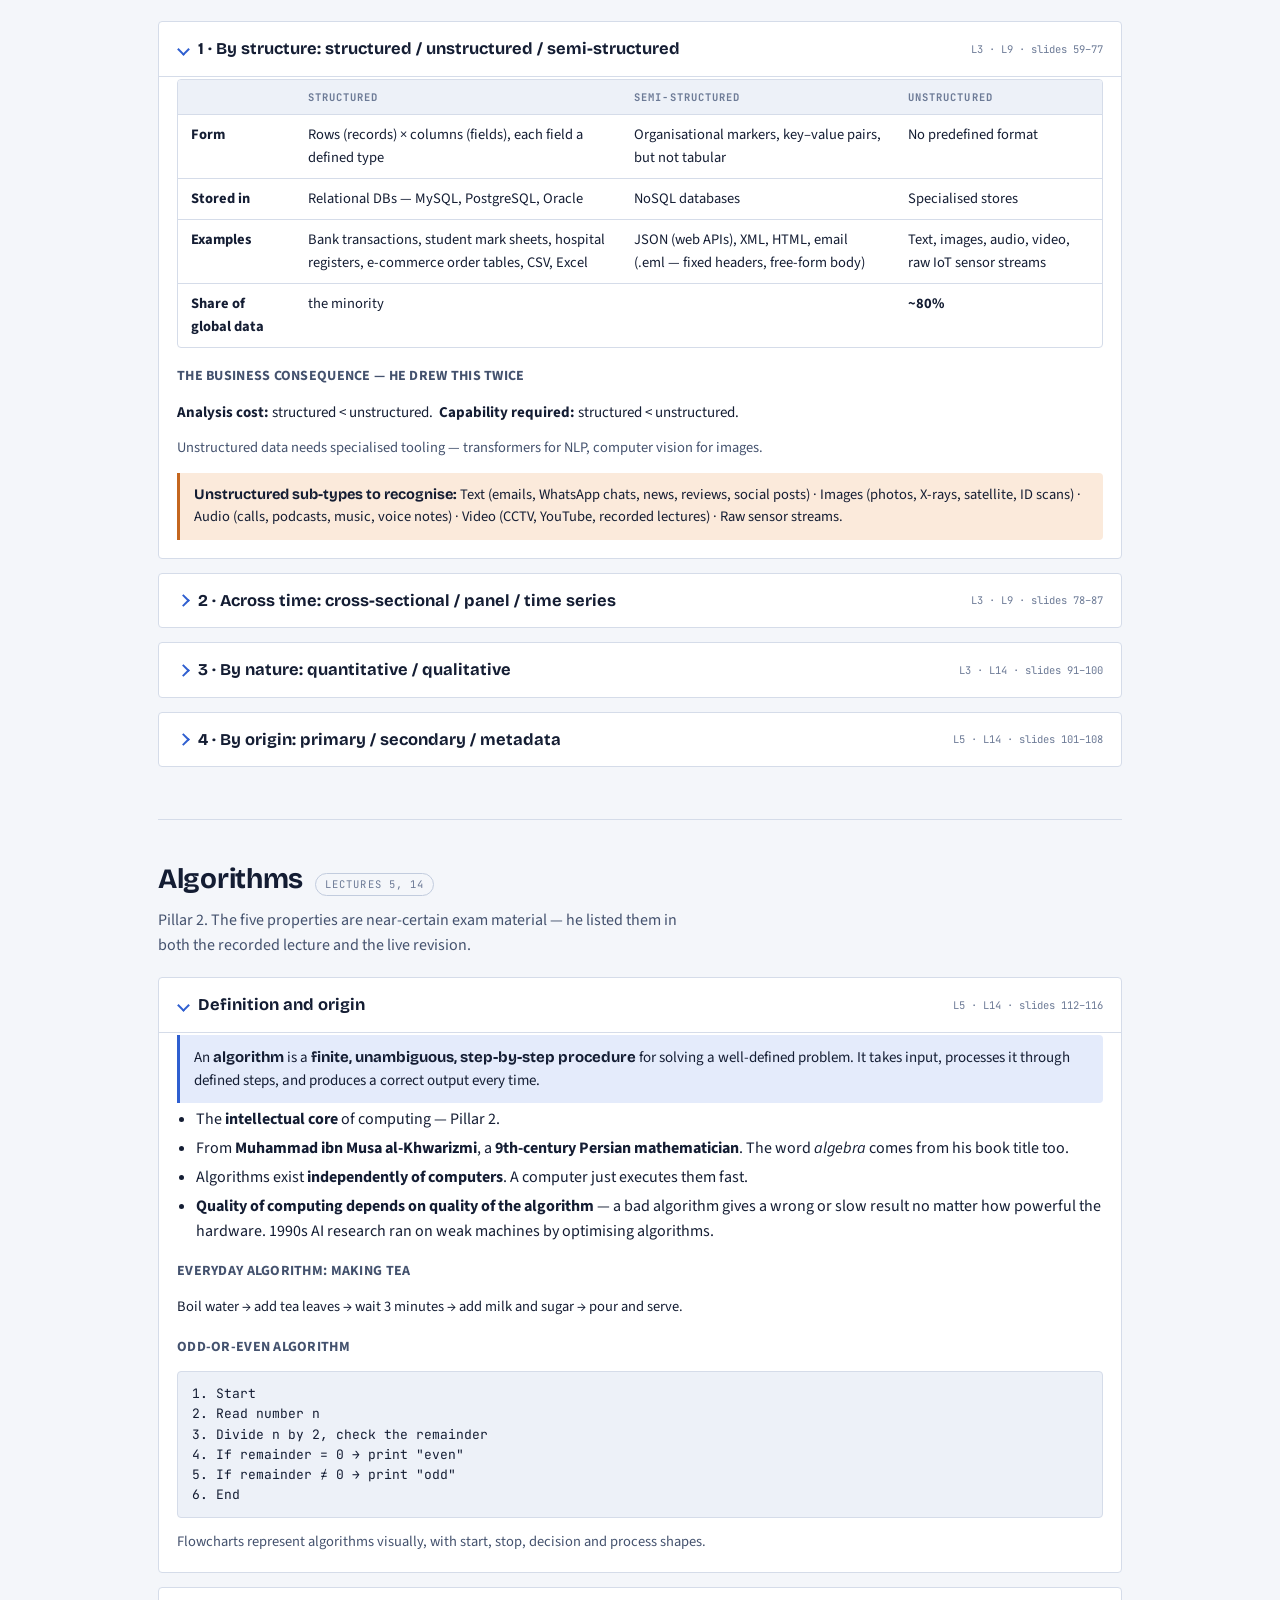
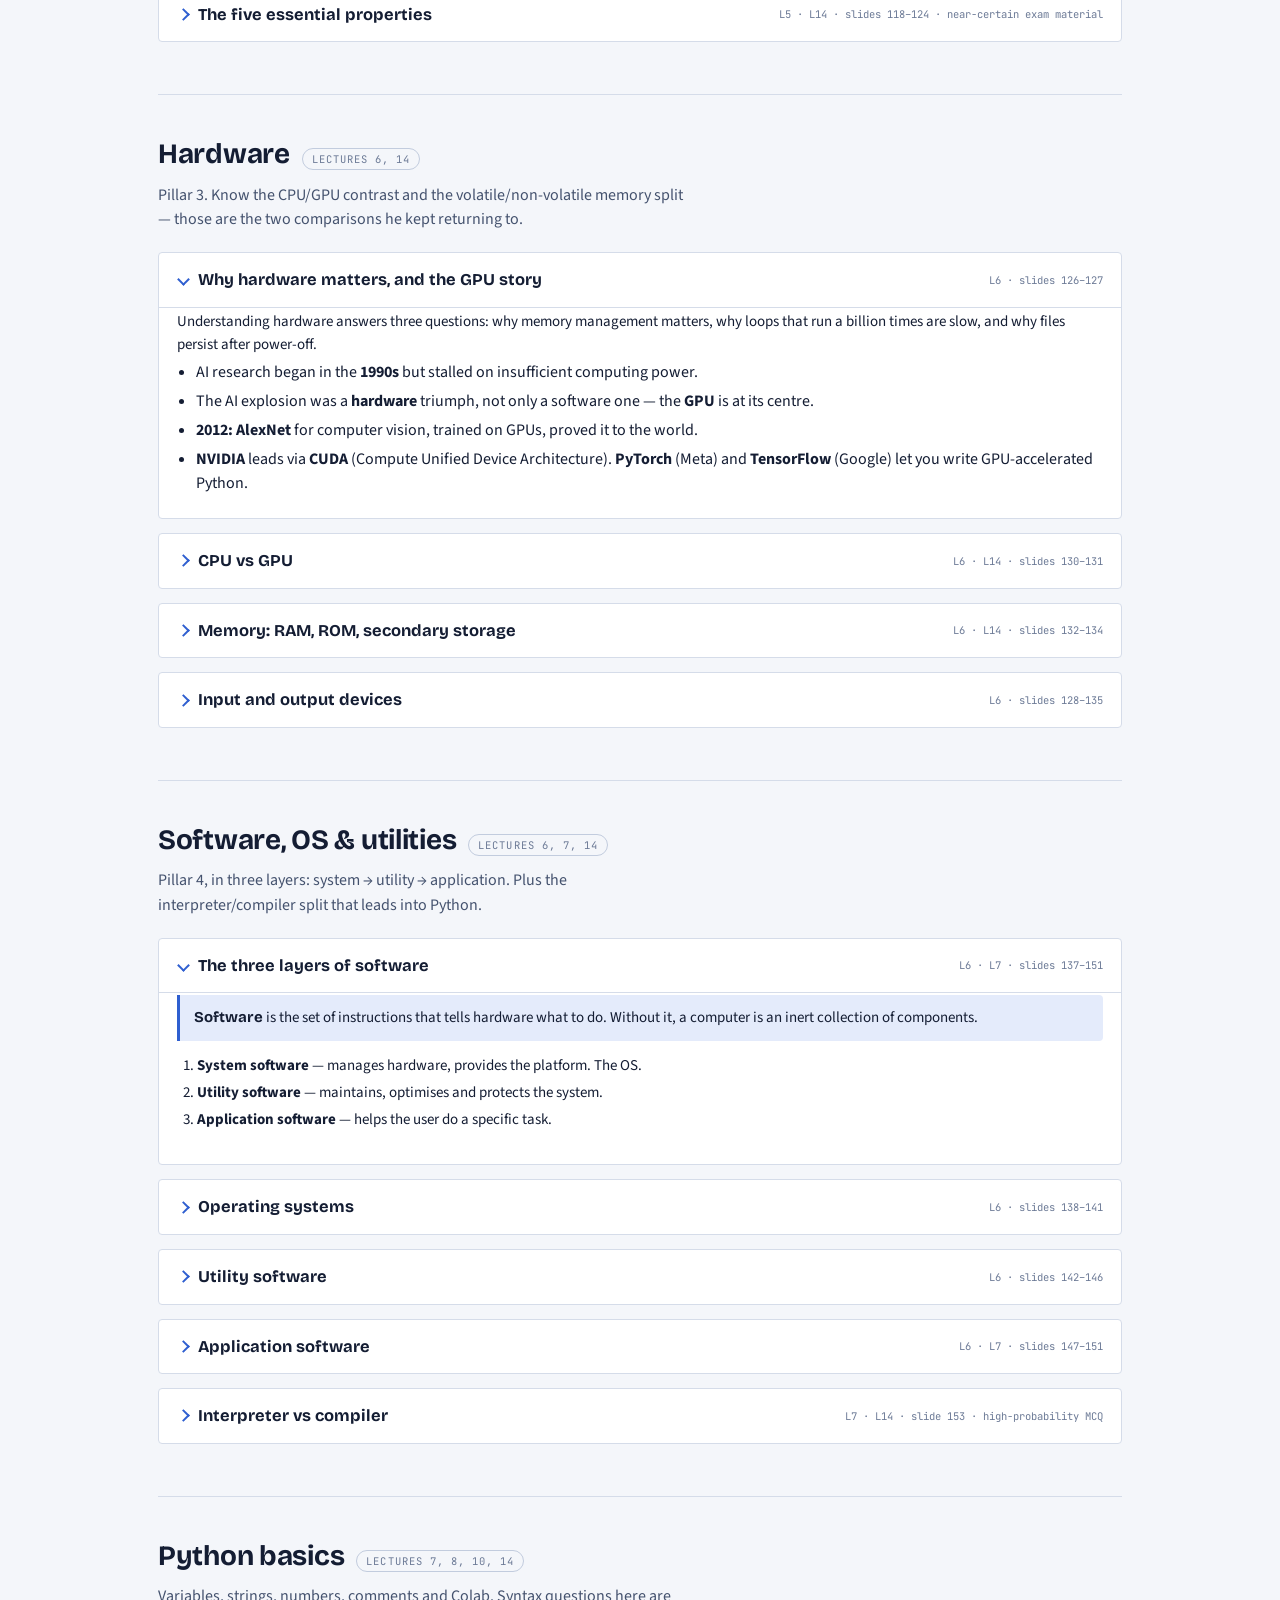
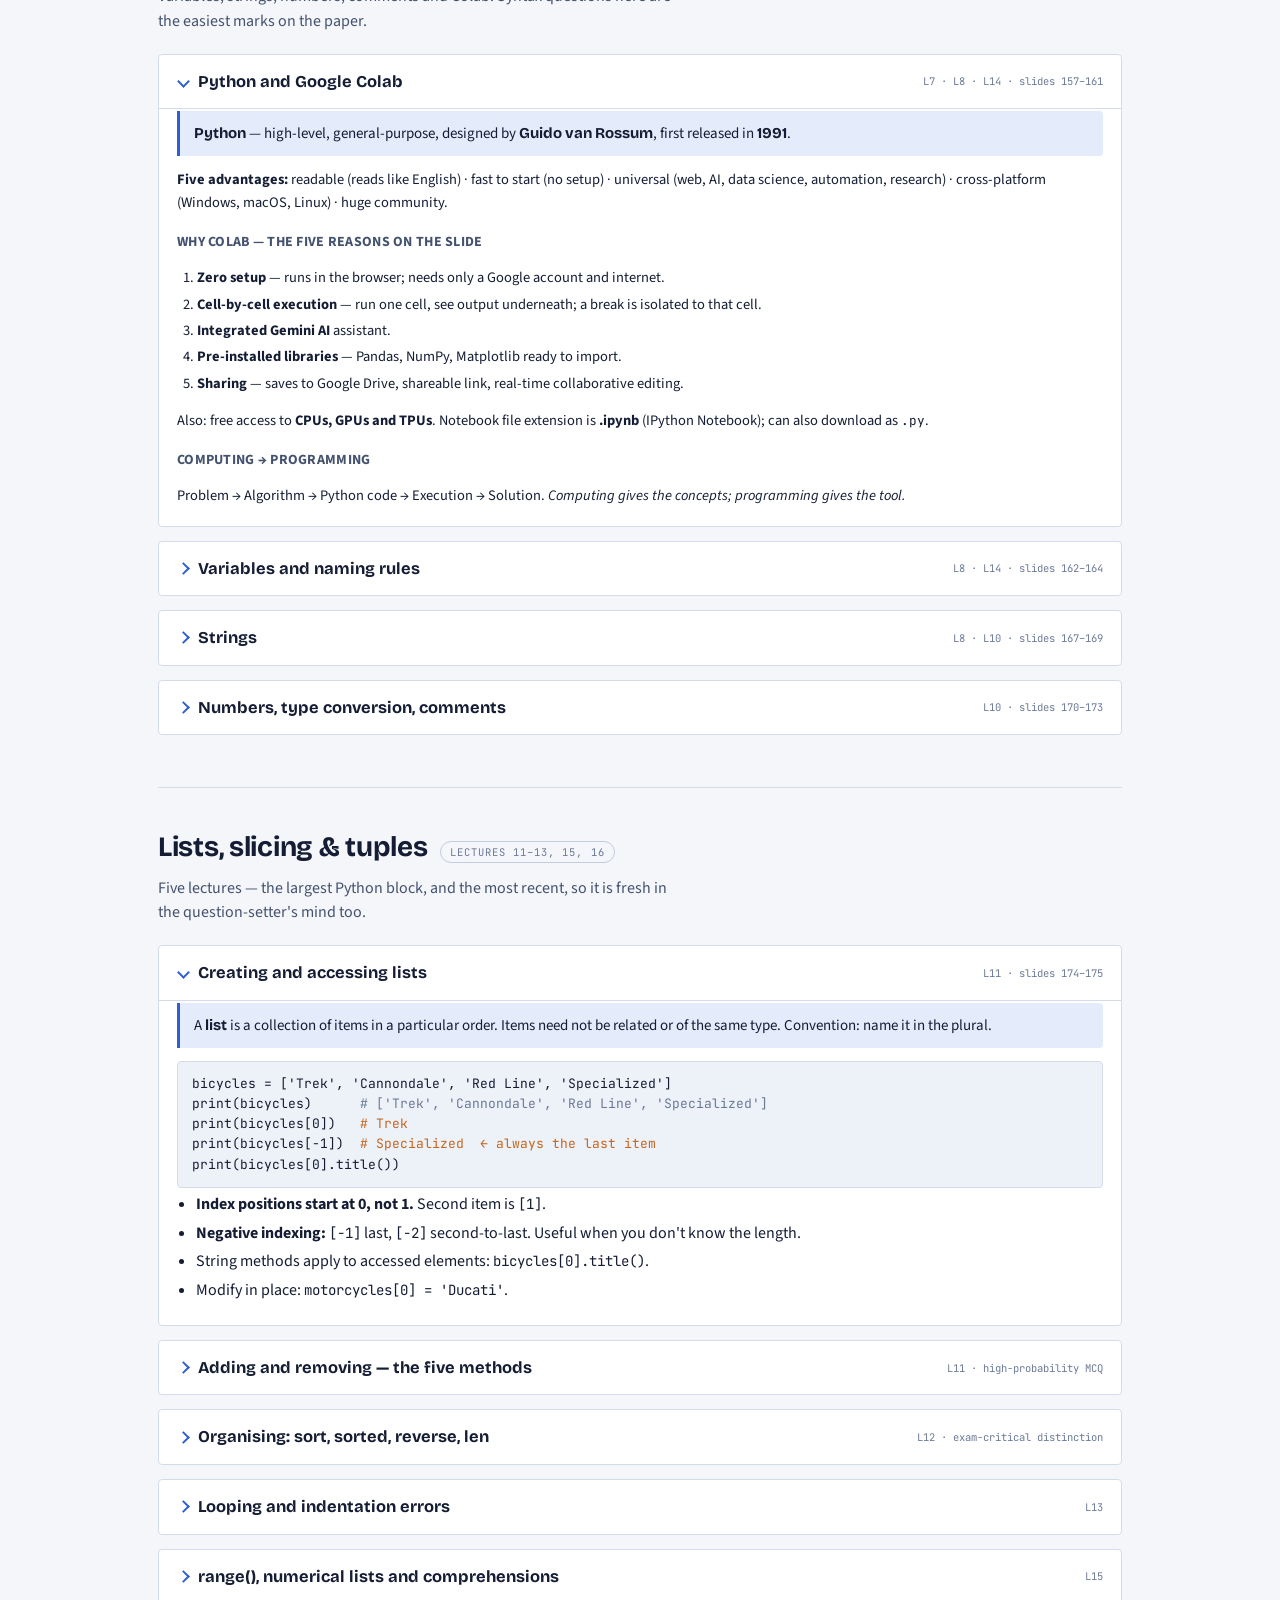
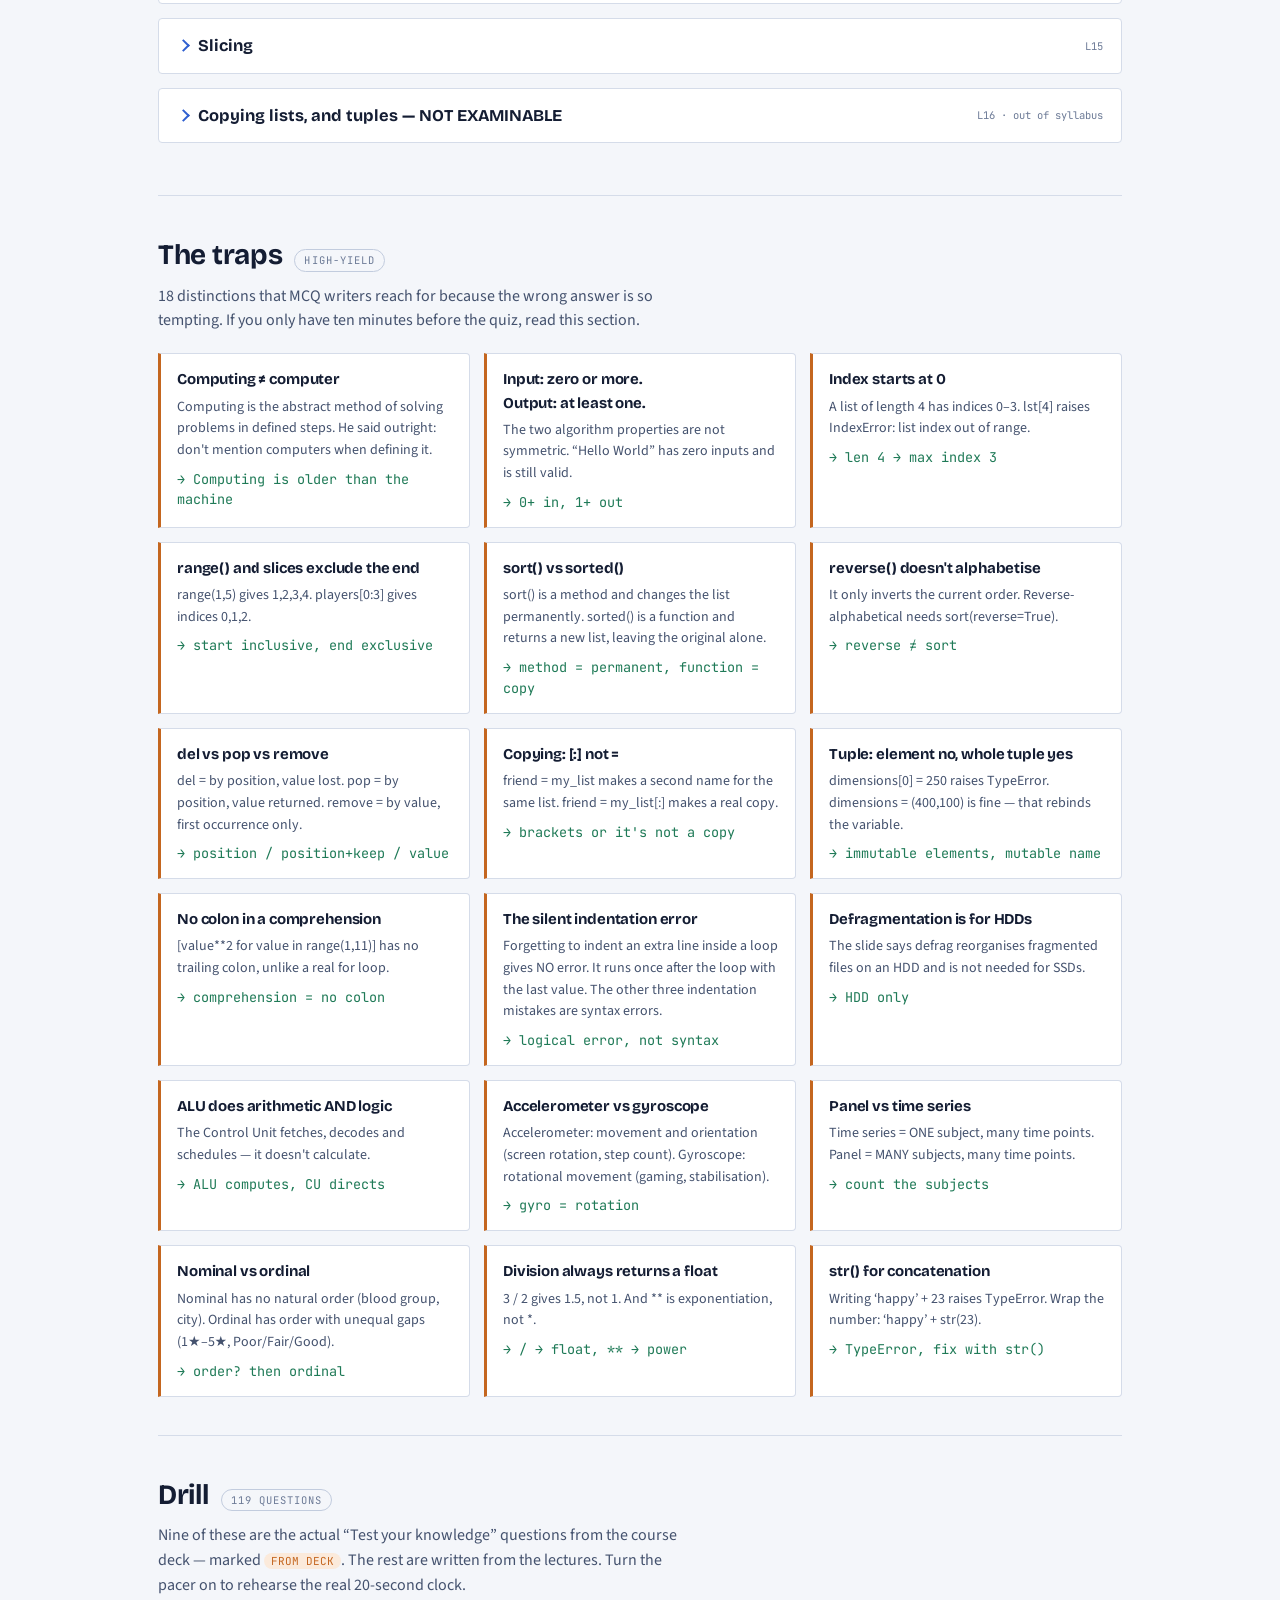
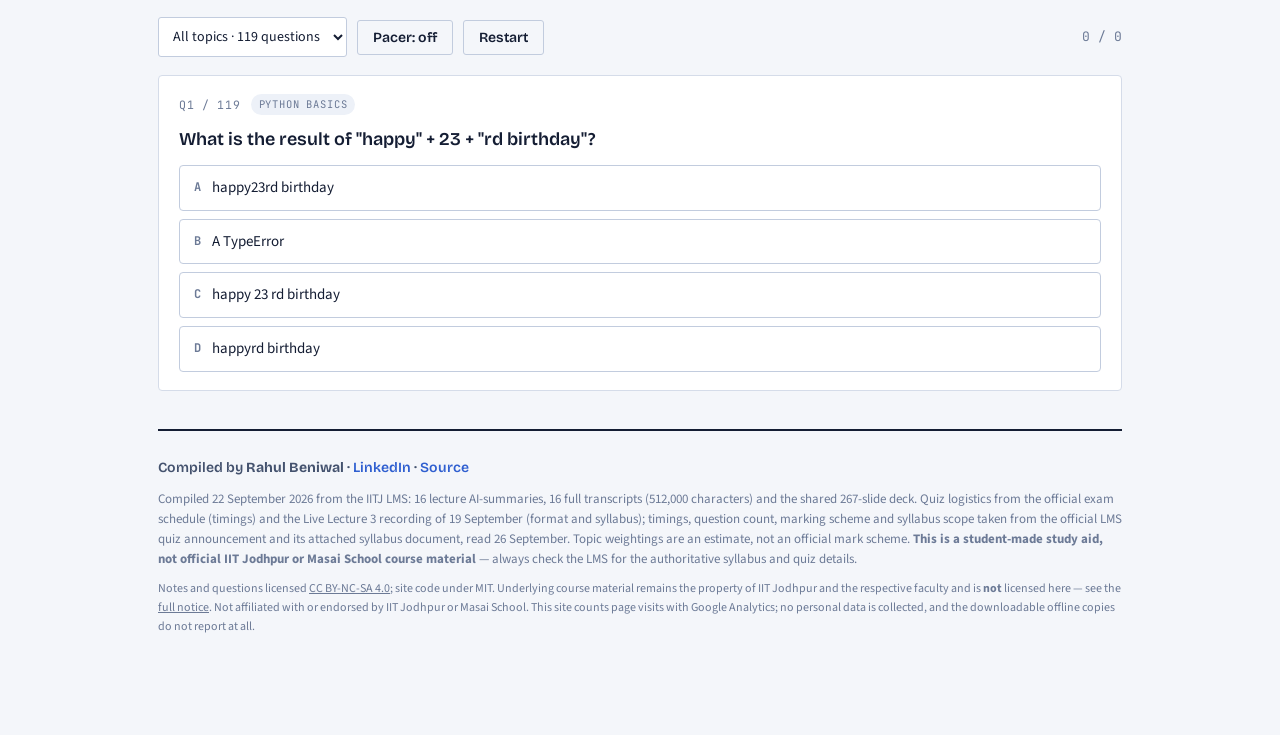
<file: foundations-of-computing/index.html>
<!doctype html>
<html lang="en">
<head>
<meta charset="utf-8">
<meta name="viewport" content="width=device-width,initial-scale=1,viewport-fit=cover">
<meta name="robots" content="noindex, nofollow">
<title>Foundations of Computing — Quiz 1 Revision</title>
<link rel="preconnect" href="https://fonts.googleapis.com">
<link rel="preconnect" href="https://fonts.gstatic.com" crossorigin>
<link rel="stylesheet" href="https://fonts.googleapis.com/css2?family=Bricolage+Grotesque:opsz,wght@12..96,500;12..96,700;12..96,800&family=Source+Sans+3:ital,wght@0,400;0,600;0,700;1,400&family=JetBrains+Mono:wght@400;700&display=swap">
<link rel="stylesheet" href="../assets/sheet.css">
<script src="../assets/analytics.js"></script>
</head>
<body>
<div class="wrap" id="app"></div>
<script src="../assets/courses.js"></script>
<script src="./data.js"></script>
<script src="../assets/sheet.js"></script>
<script src="../assets/stub.js"></script>
</body>
</html>
</file>
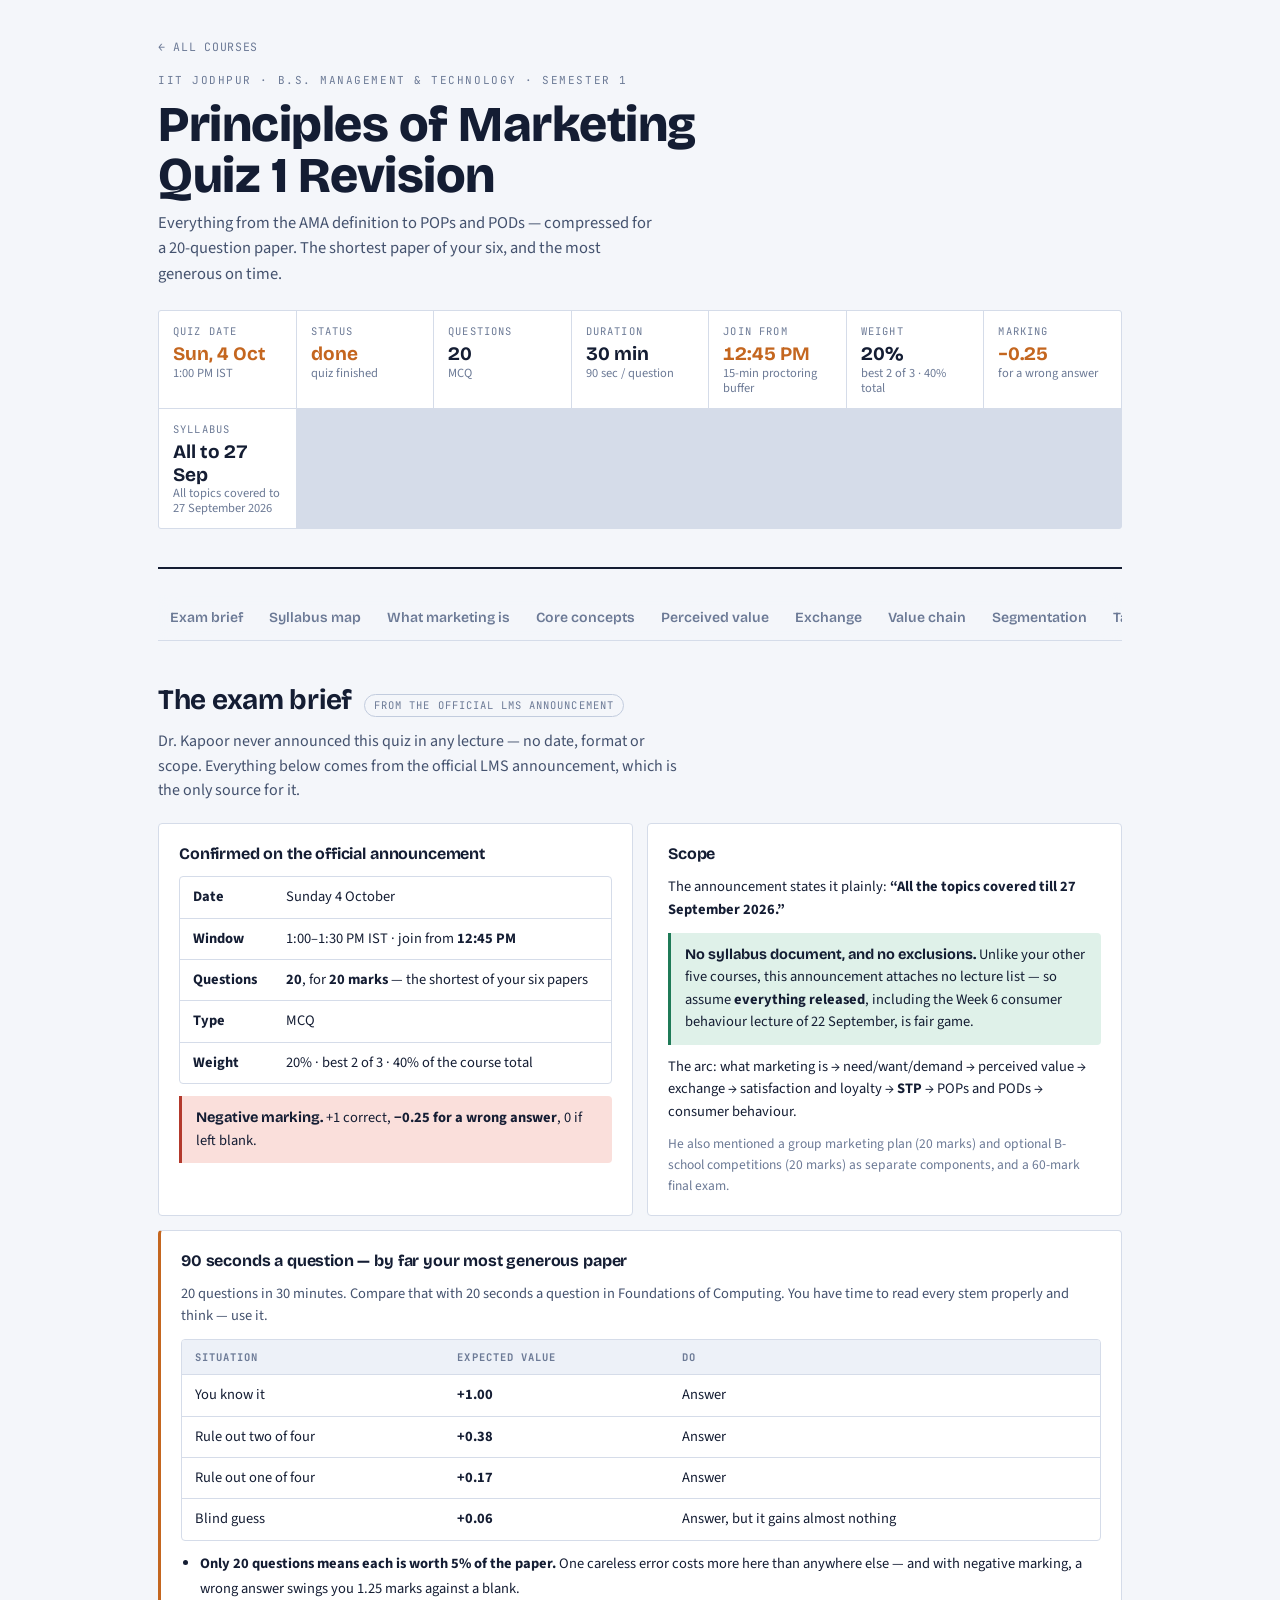
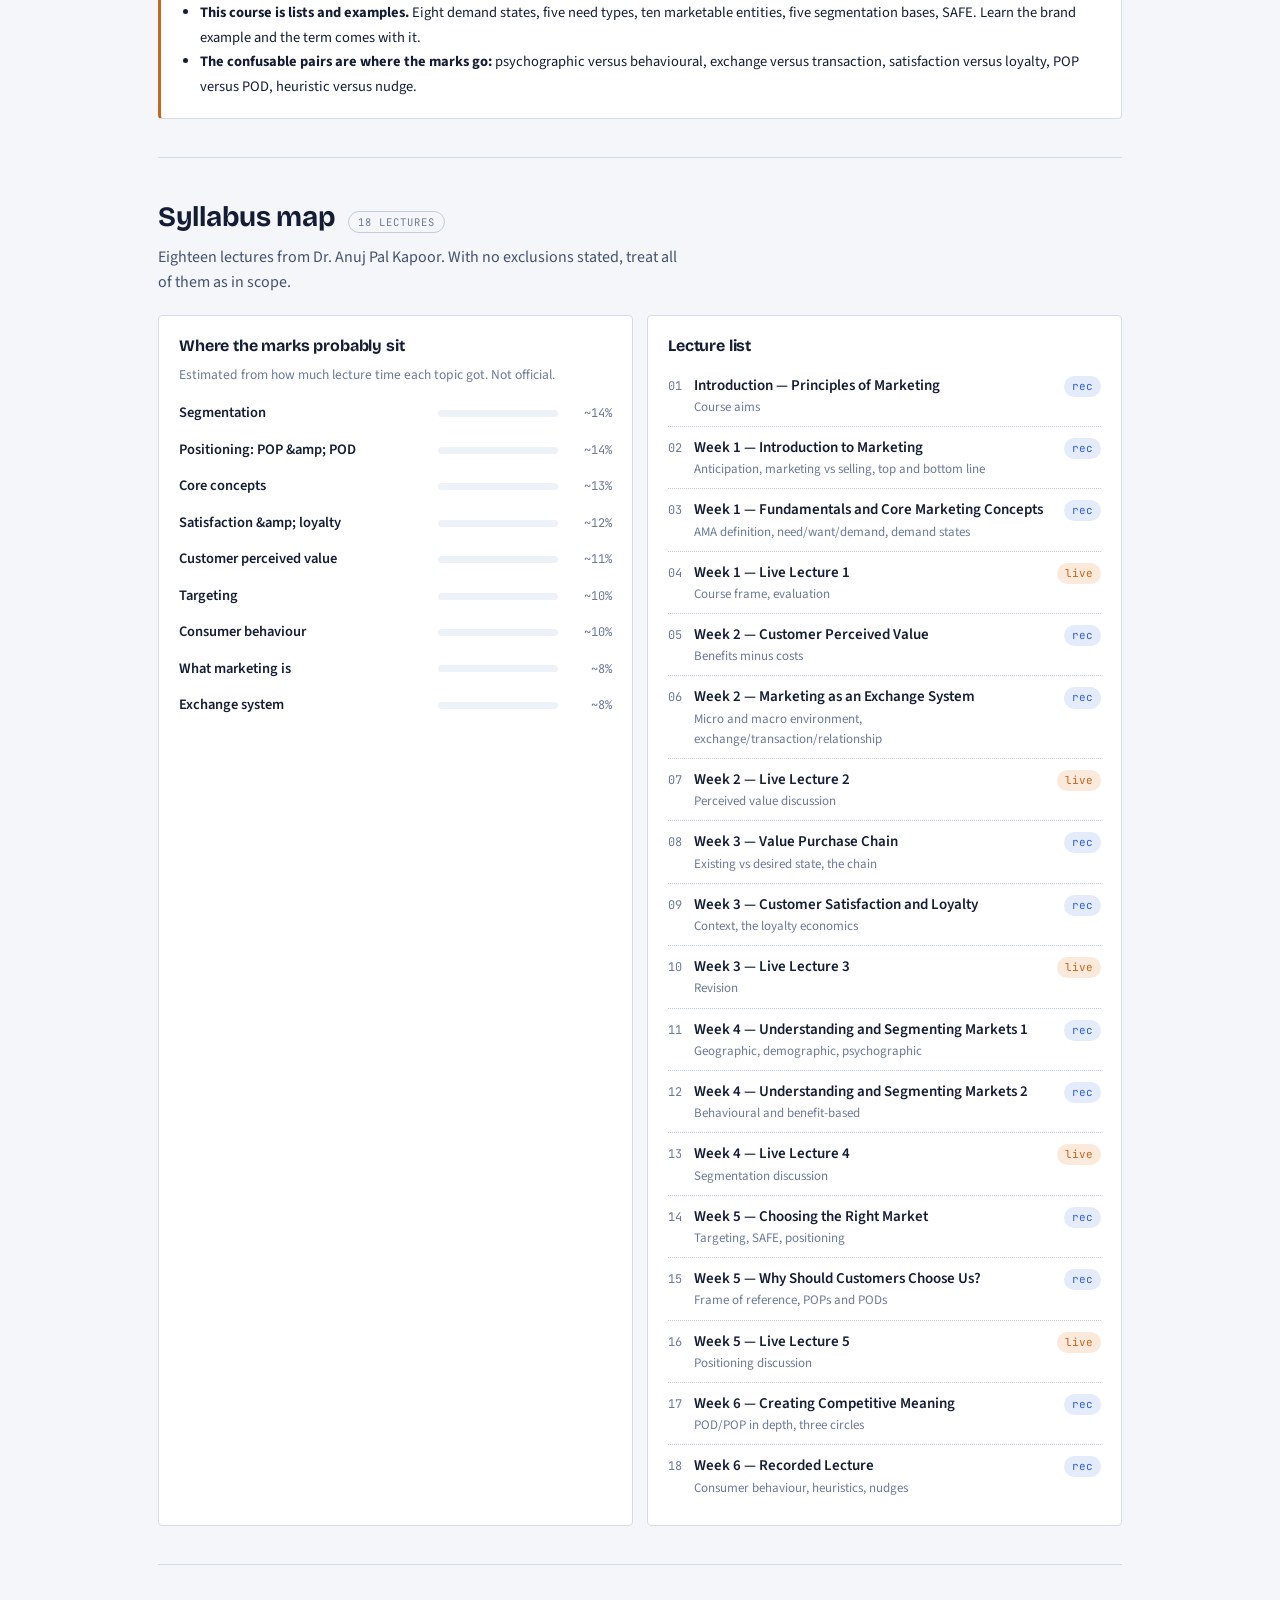
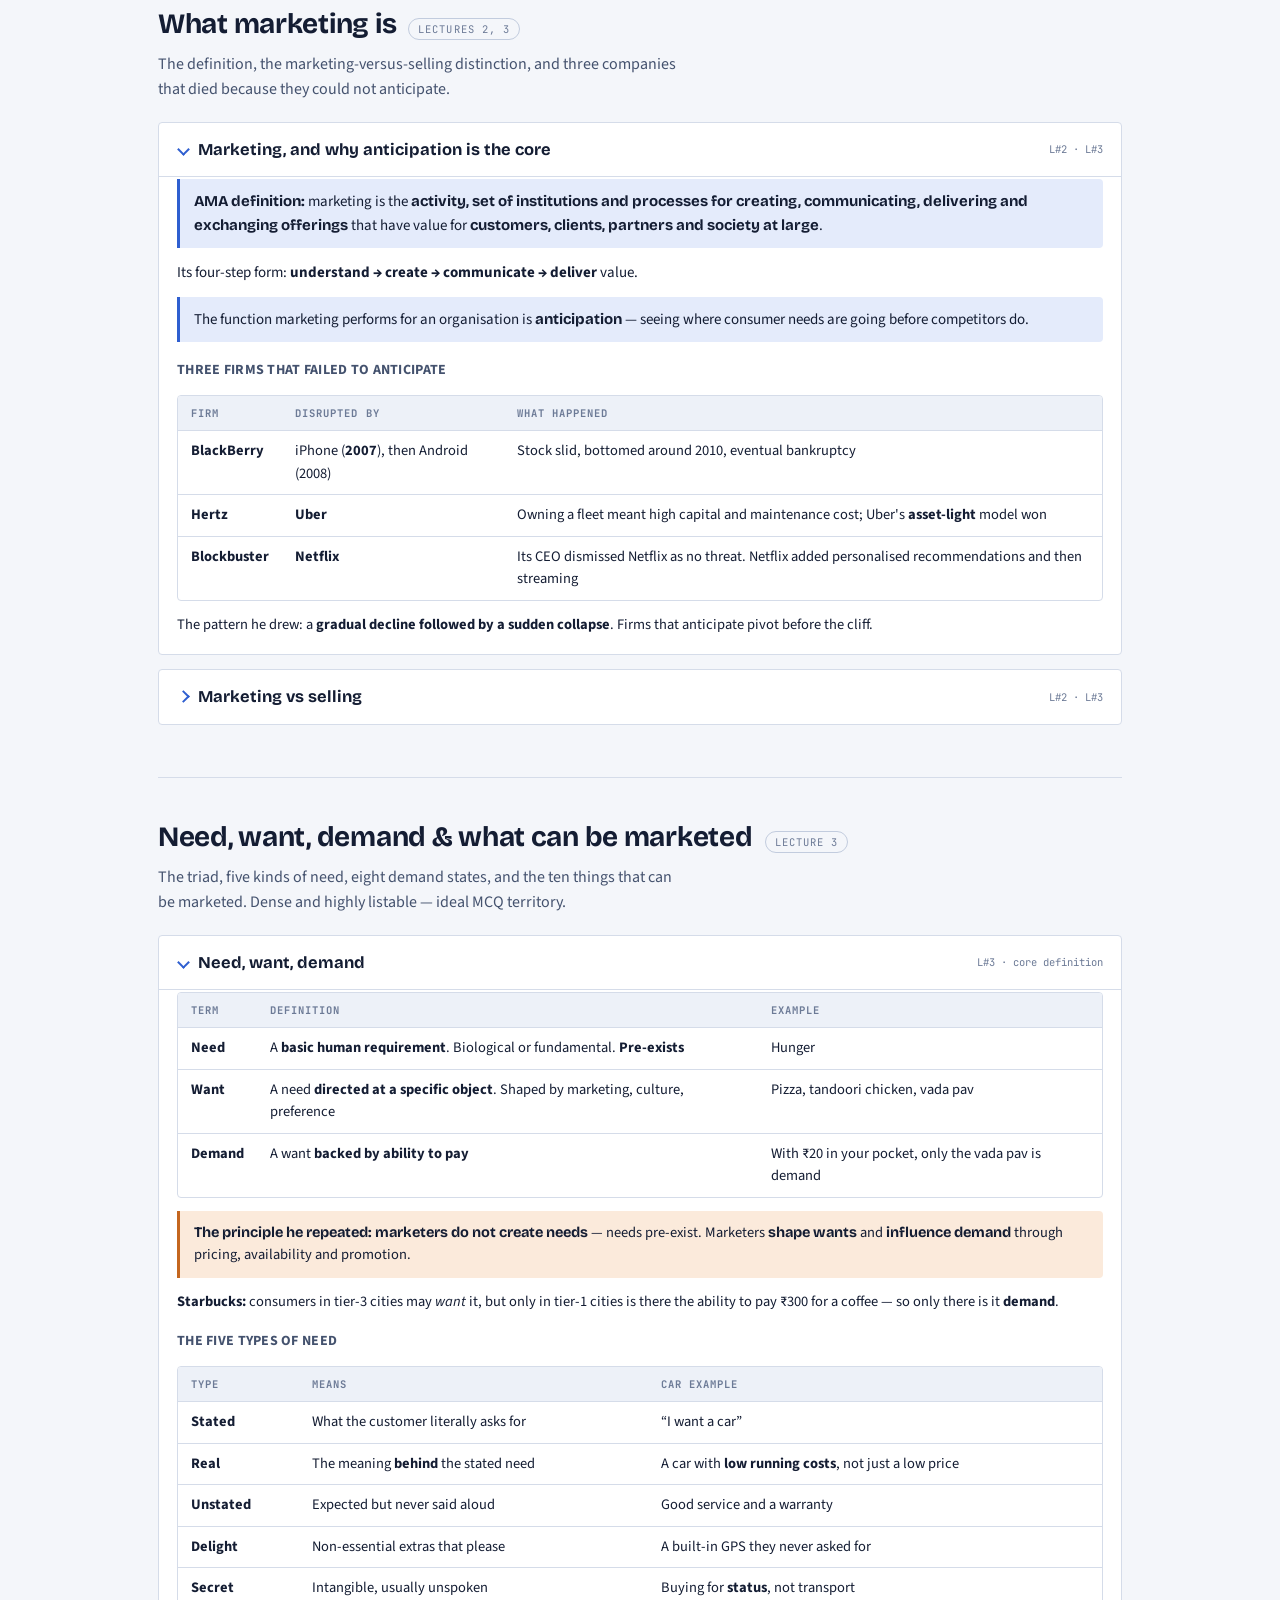
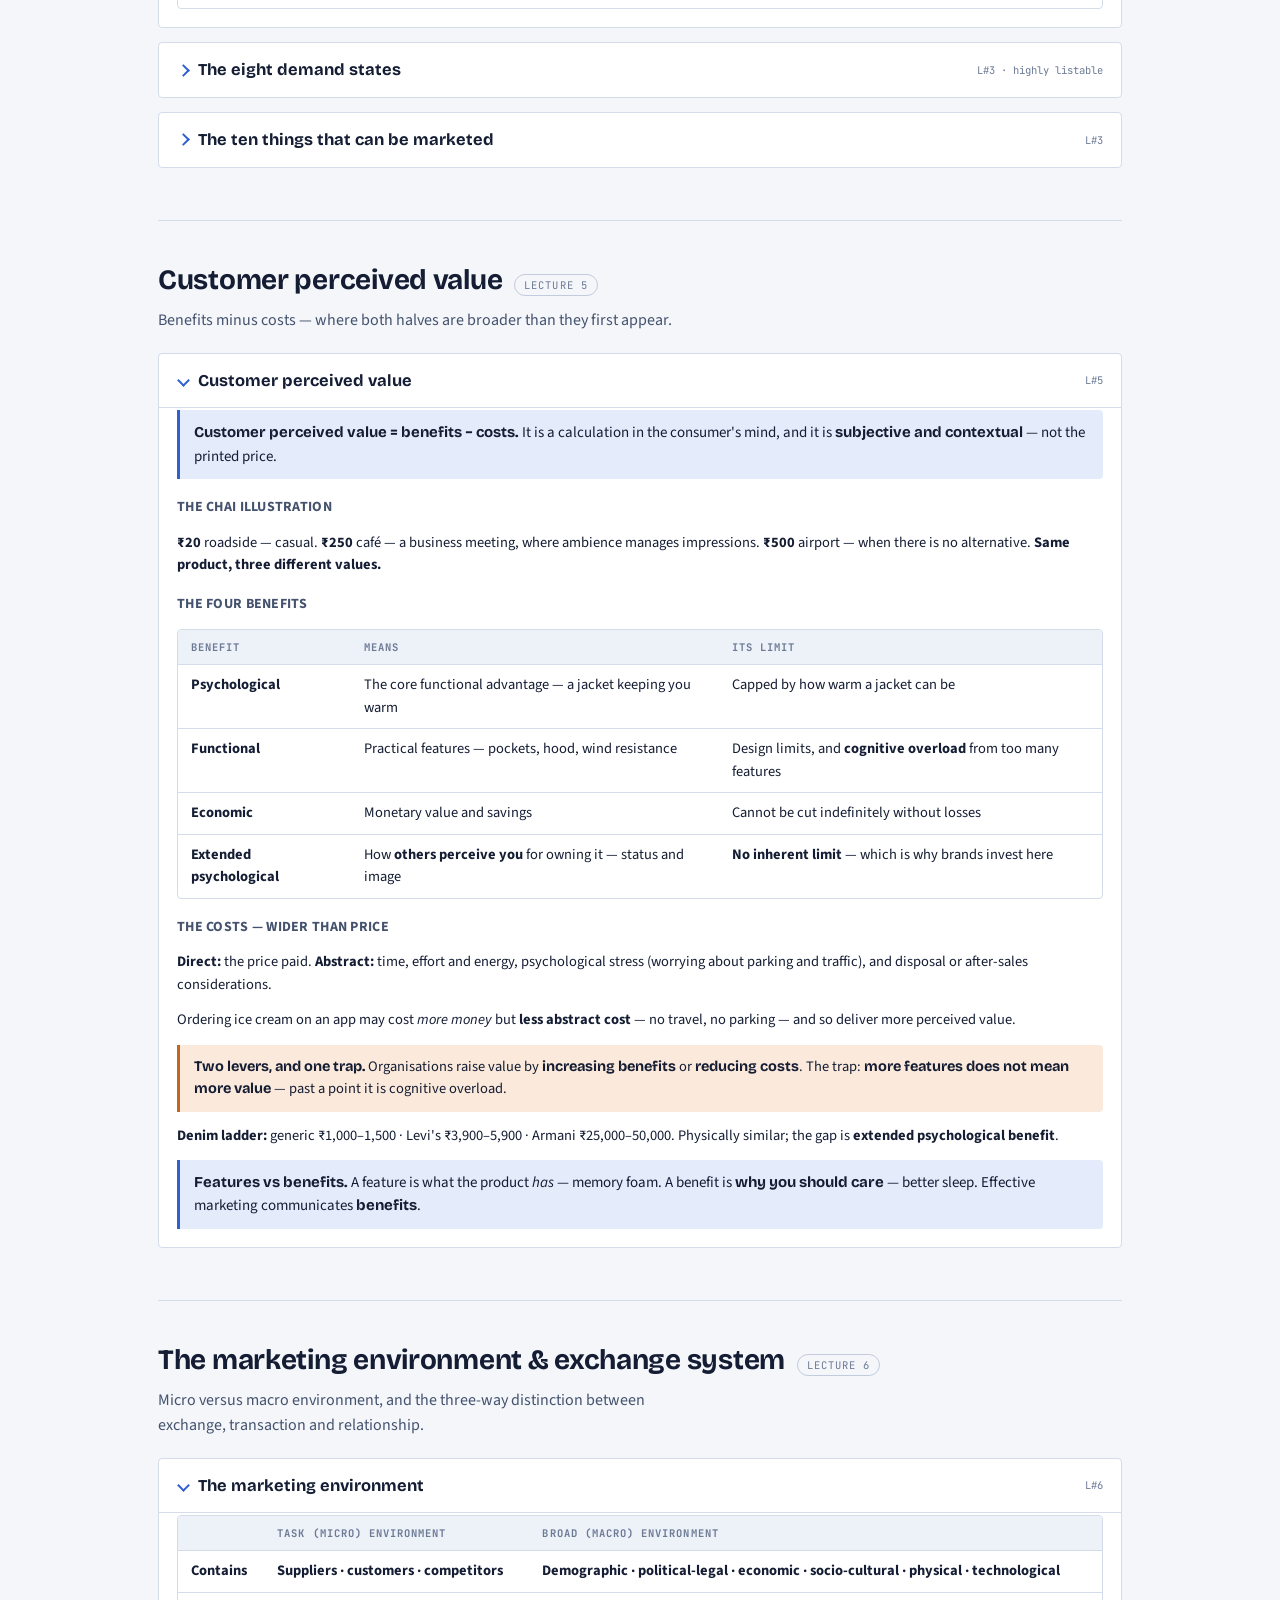
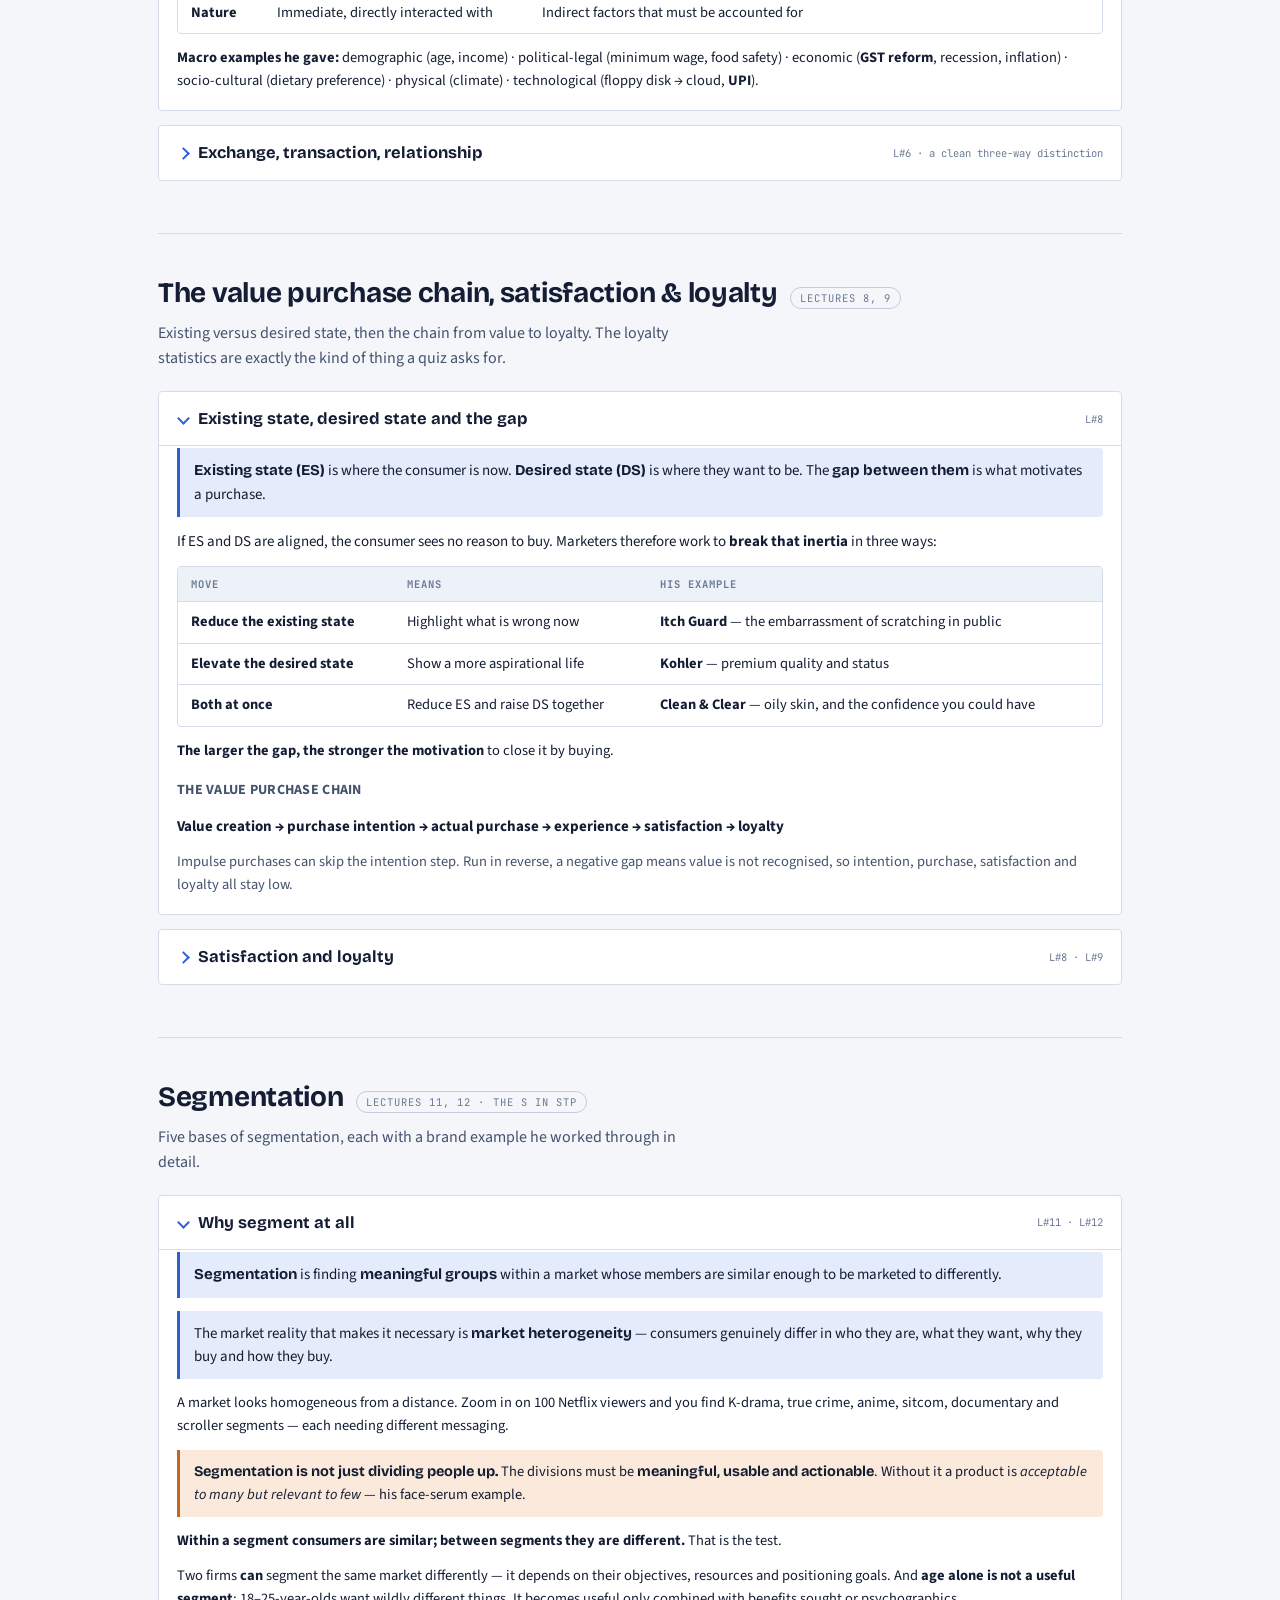
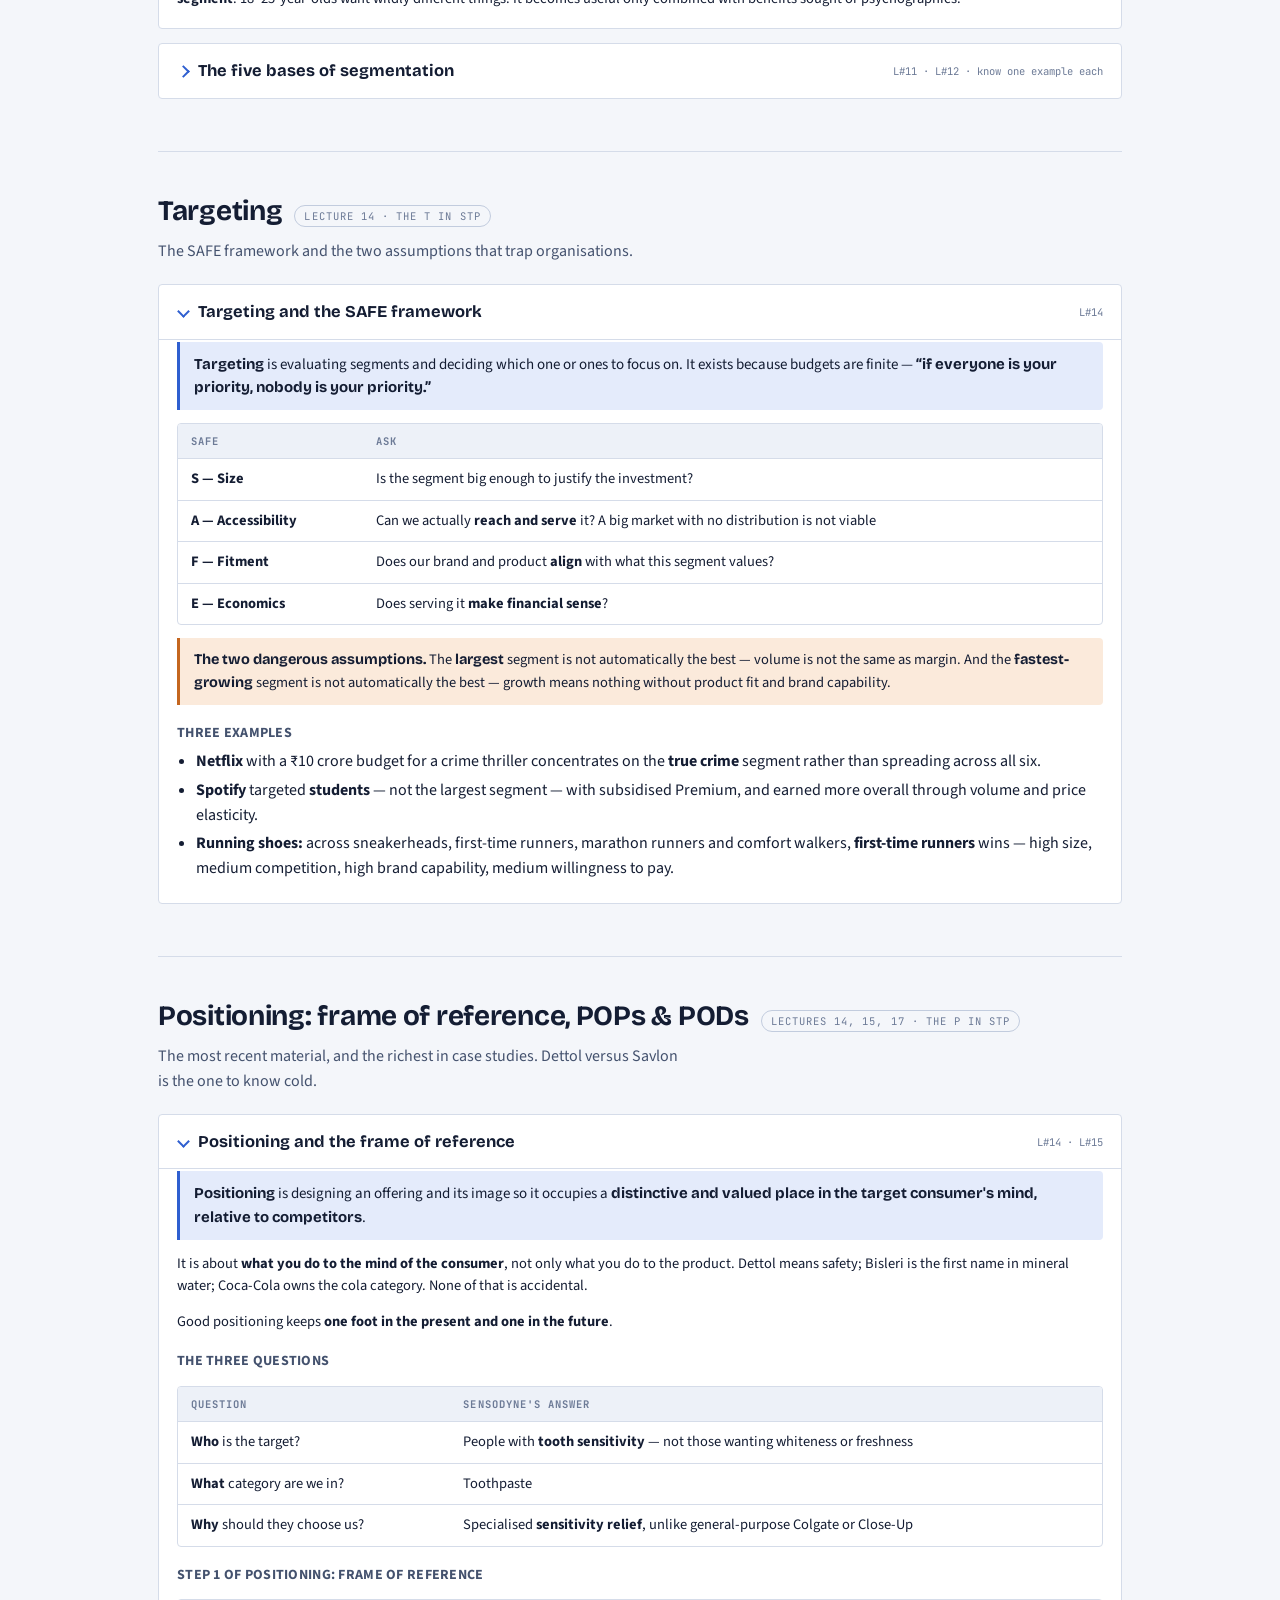
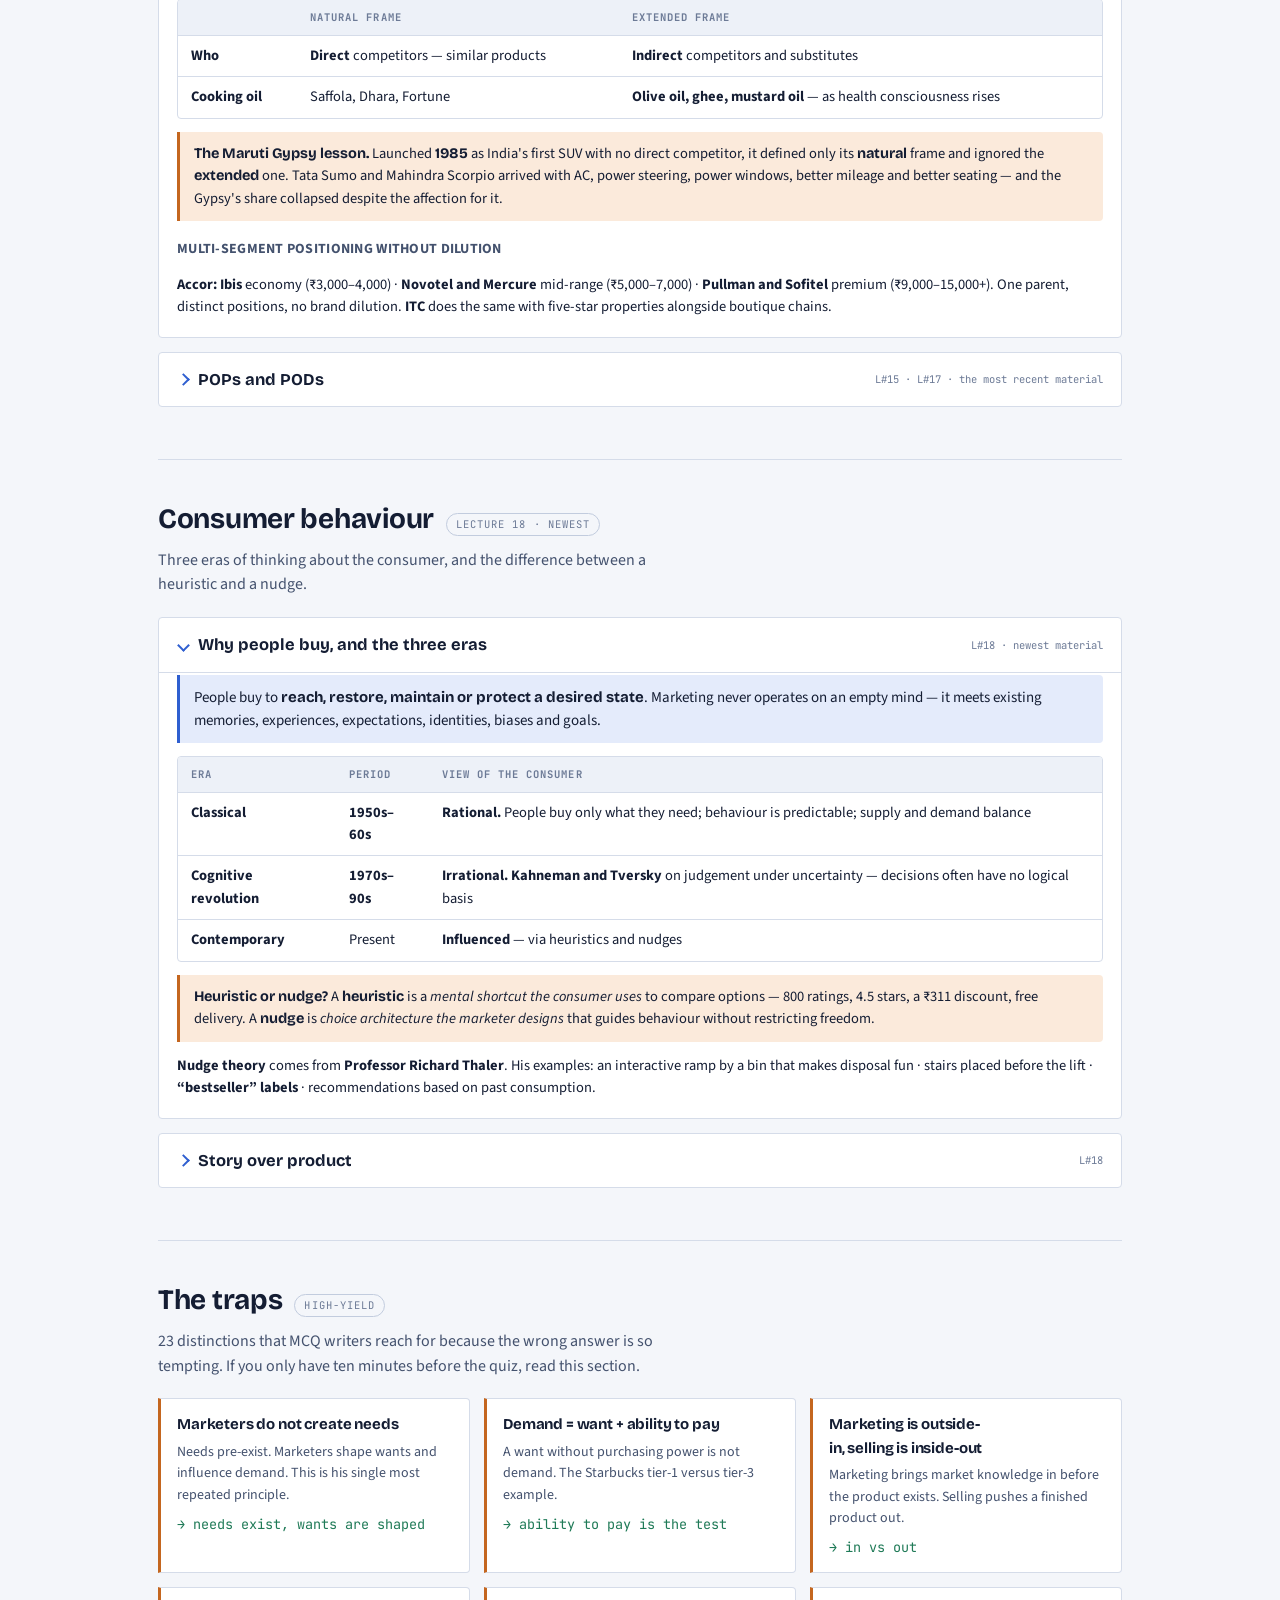
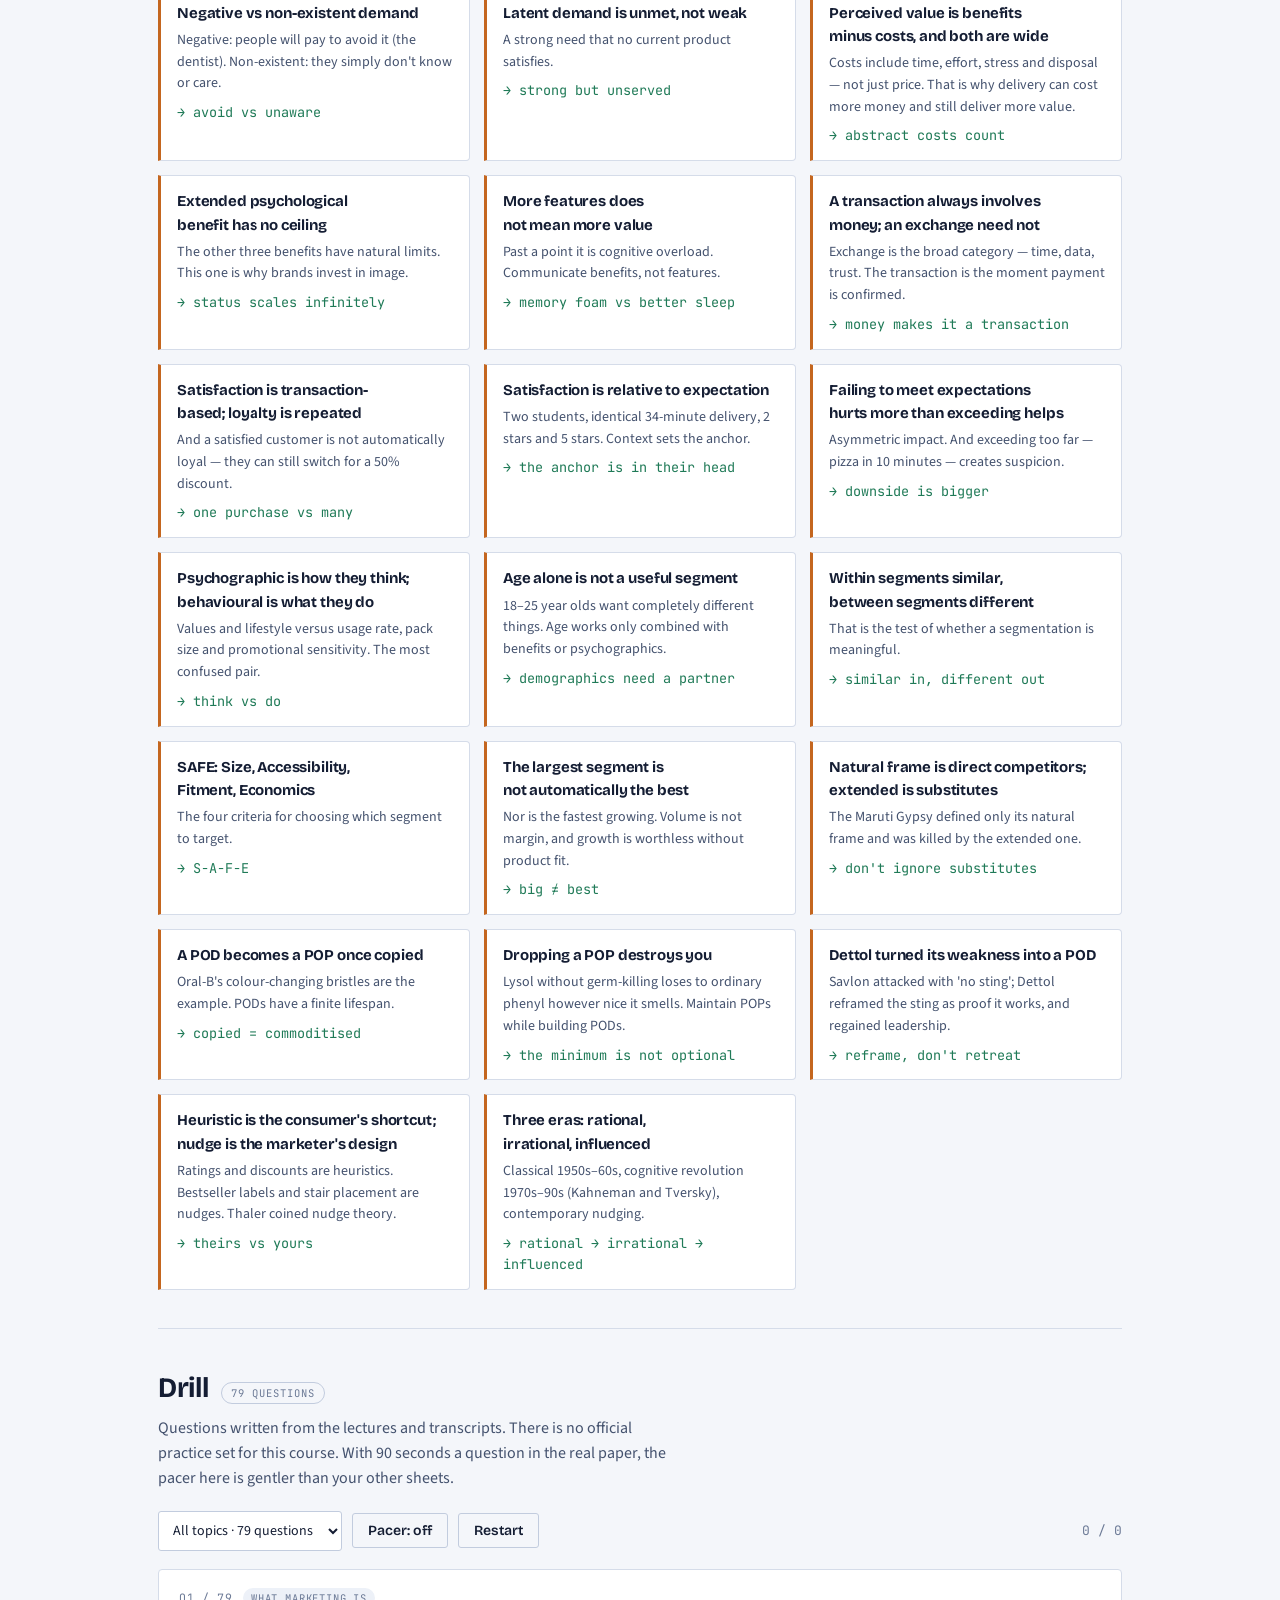
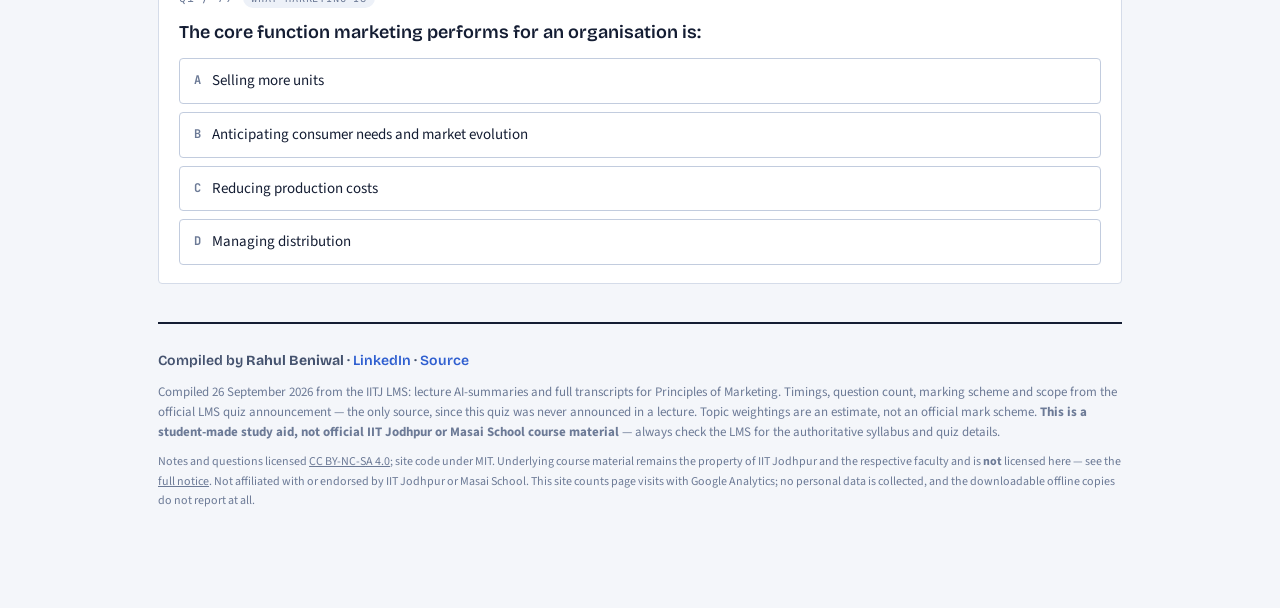
<file: principles-of-marketing/index.html>
<!doctype html>
<html lang="en">
<head>
<meta charset="utf-8">
<meta name="viewport" content="width=device-width,initial-scale=1,viewport-fit=cover">
<meta name="robots" content="noindex, nofollow">
<title>Principles of Marketing — Quiz 1 Revision</title>
<link rel="preconnect" href="https://fonts.googleapis.com">
<link rel="preconnect" href="https://fonts.gstatic.com" crossorigin>
<link rel="stylesheet" href="https://fonts.googleapis.com/css2?family=Bricolage+Grotesque:opsz,wght@12..96,500;12..96,700;12..96,800&family=Source+Sans+3:ital,wght@0,400;0,600;0,700;1,400&family=JetBrains+Mono:wght@400;700&display=swap">
<link rel="stylesheet" href="../assets/sheet.css">
<script src="../assets/analytics.js"></script>
</head>
<body>
<div class="wrap" id="app"></div>
<script src="../assets/courses.js"></script>
<script src="./data.js"></script>
<script src="../assets/sheet.js"></script>
<script src="../assets/stub.js"></script>
</body>
</html>
</file>
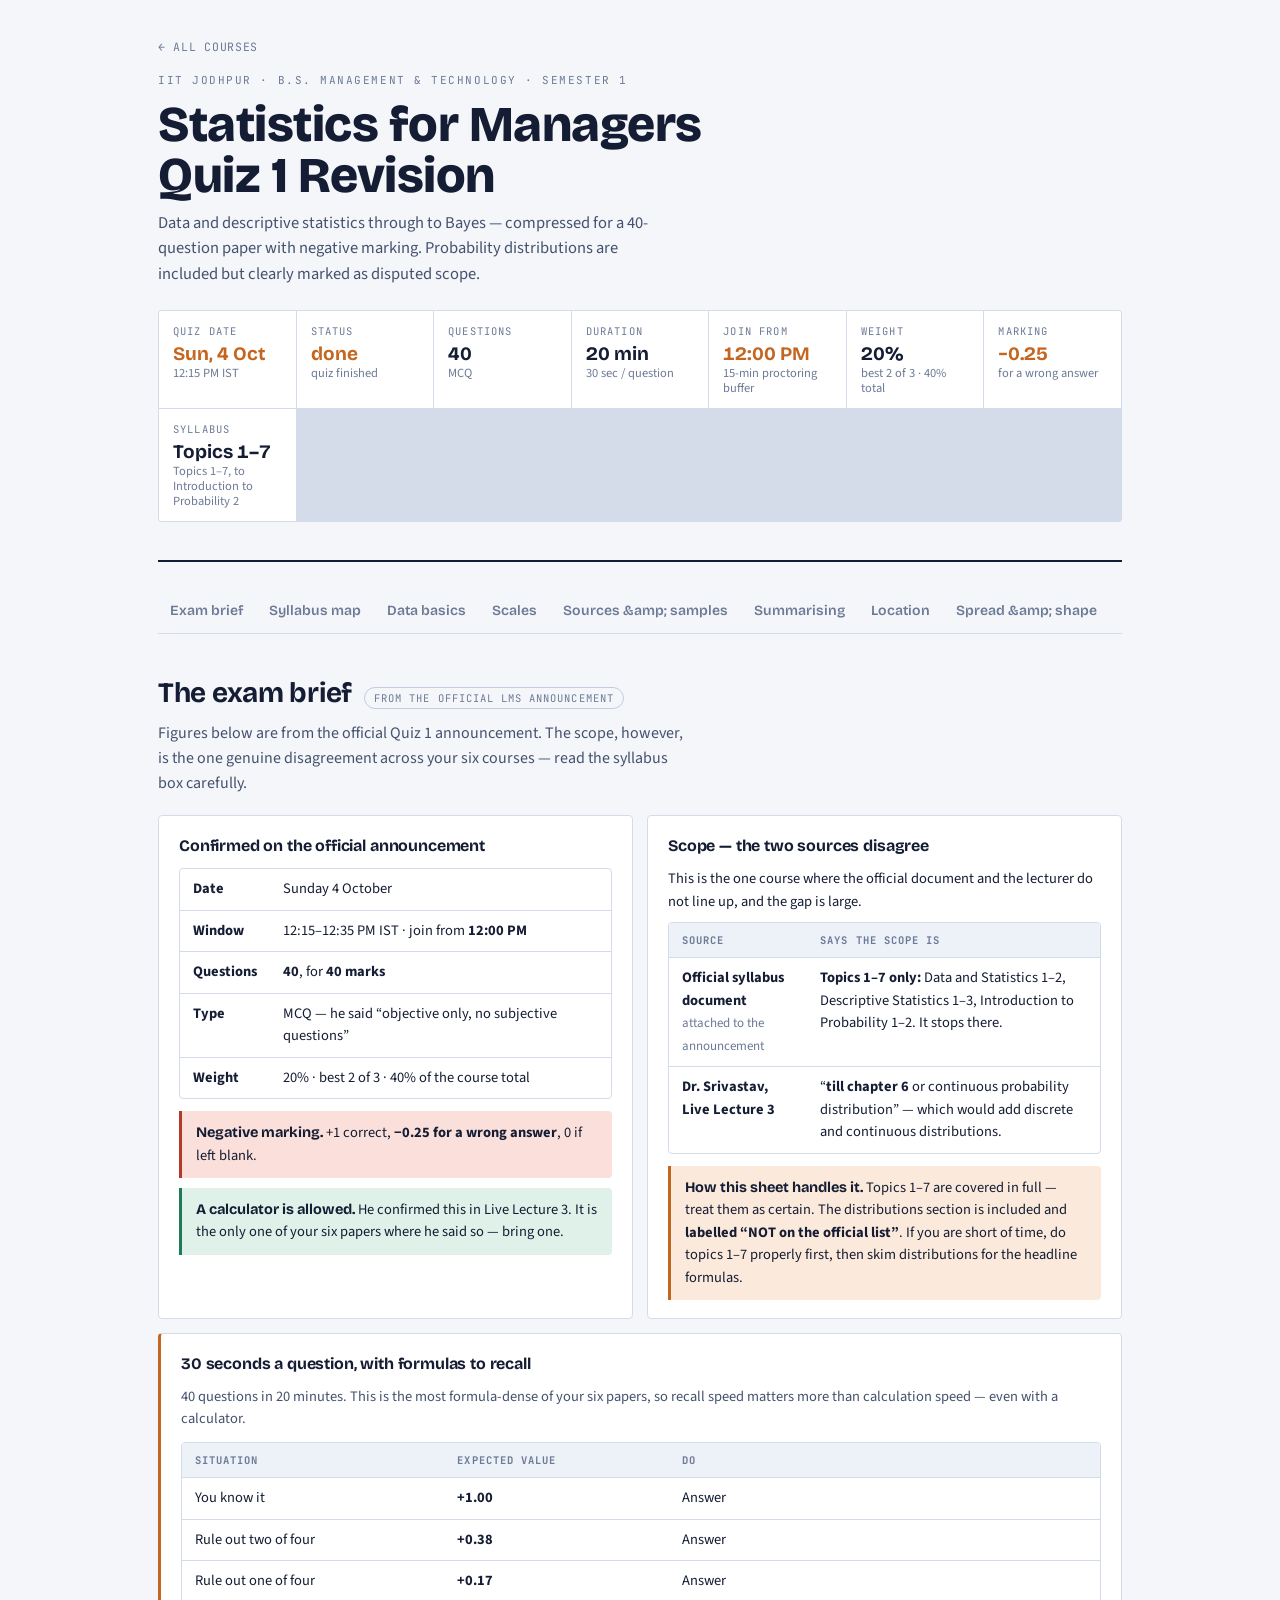
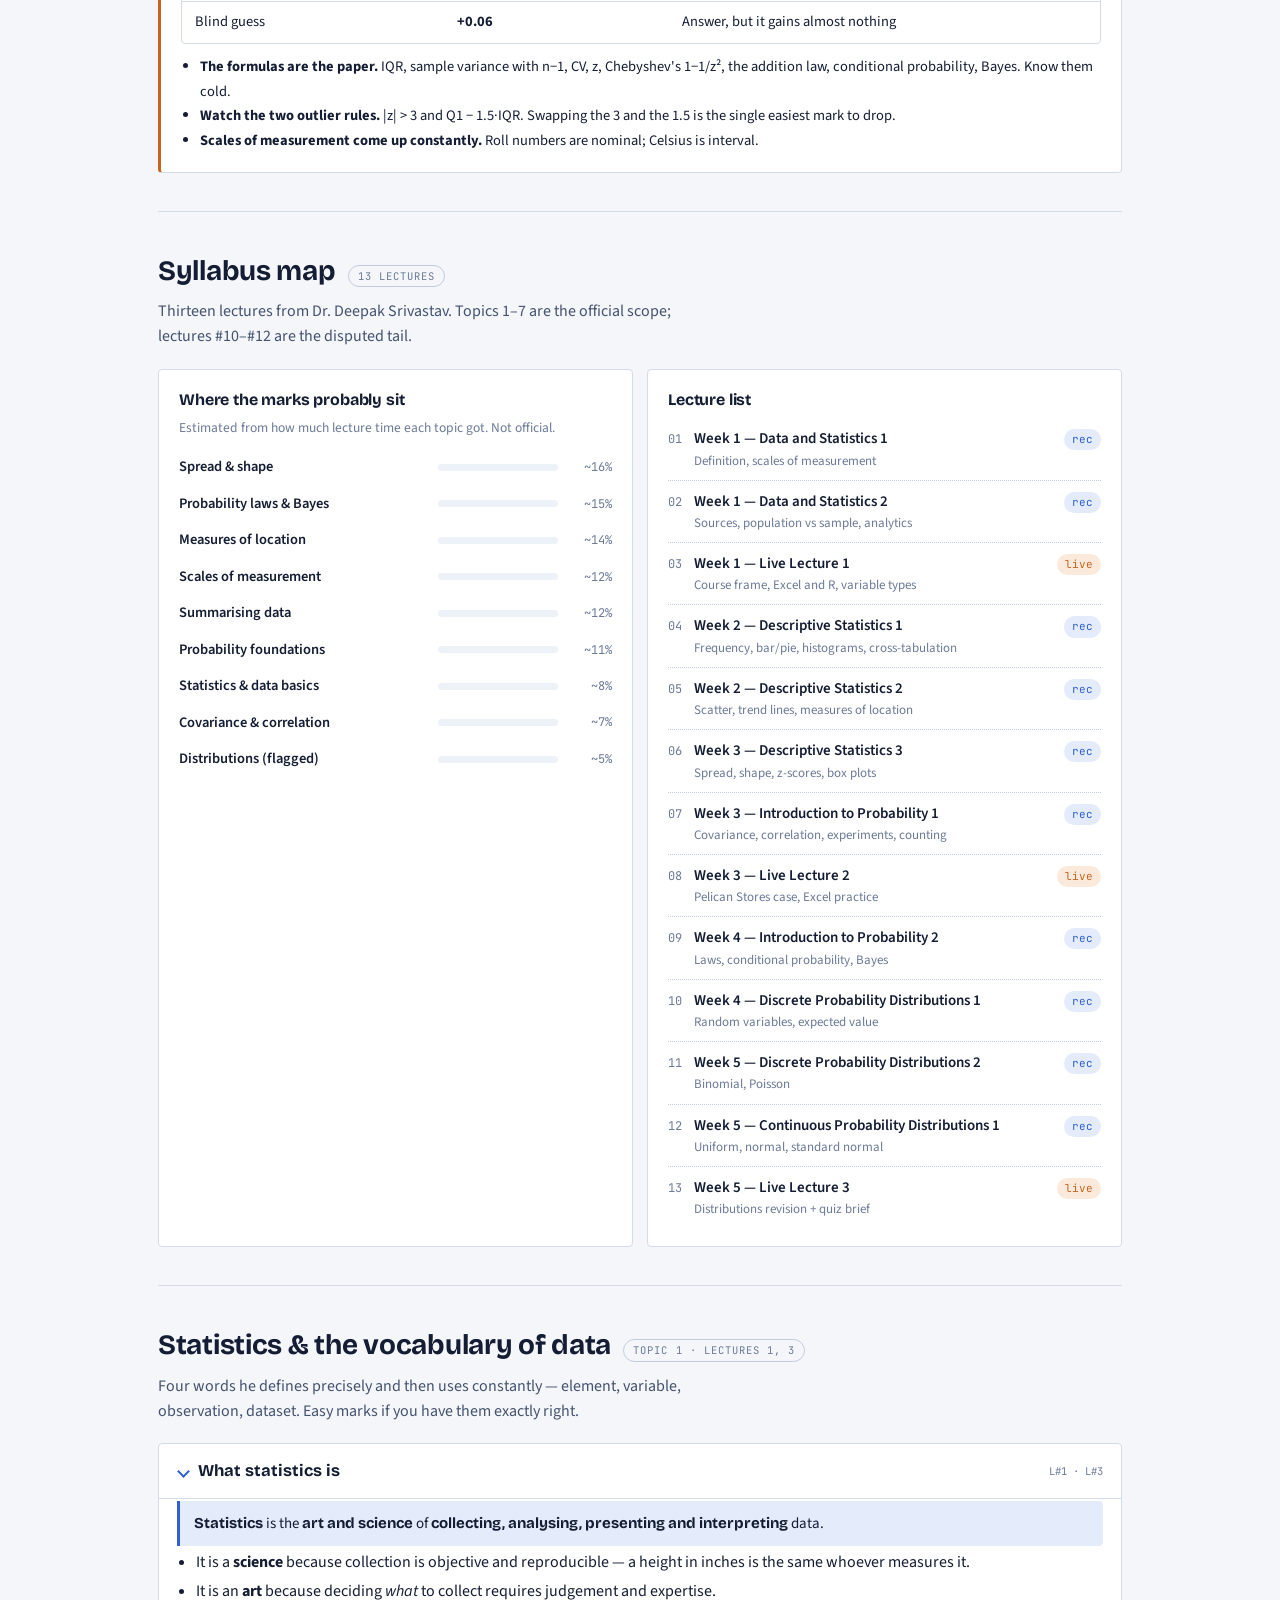
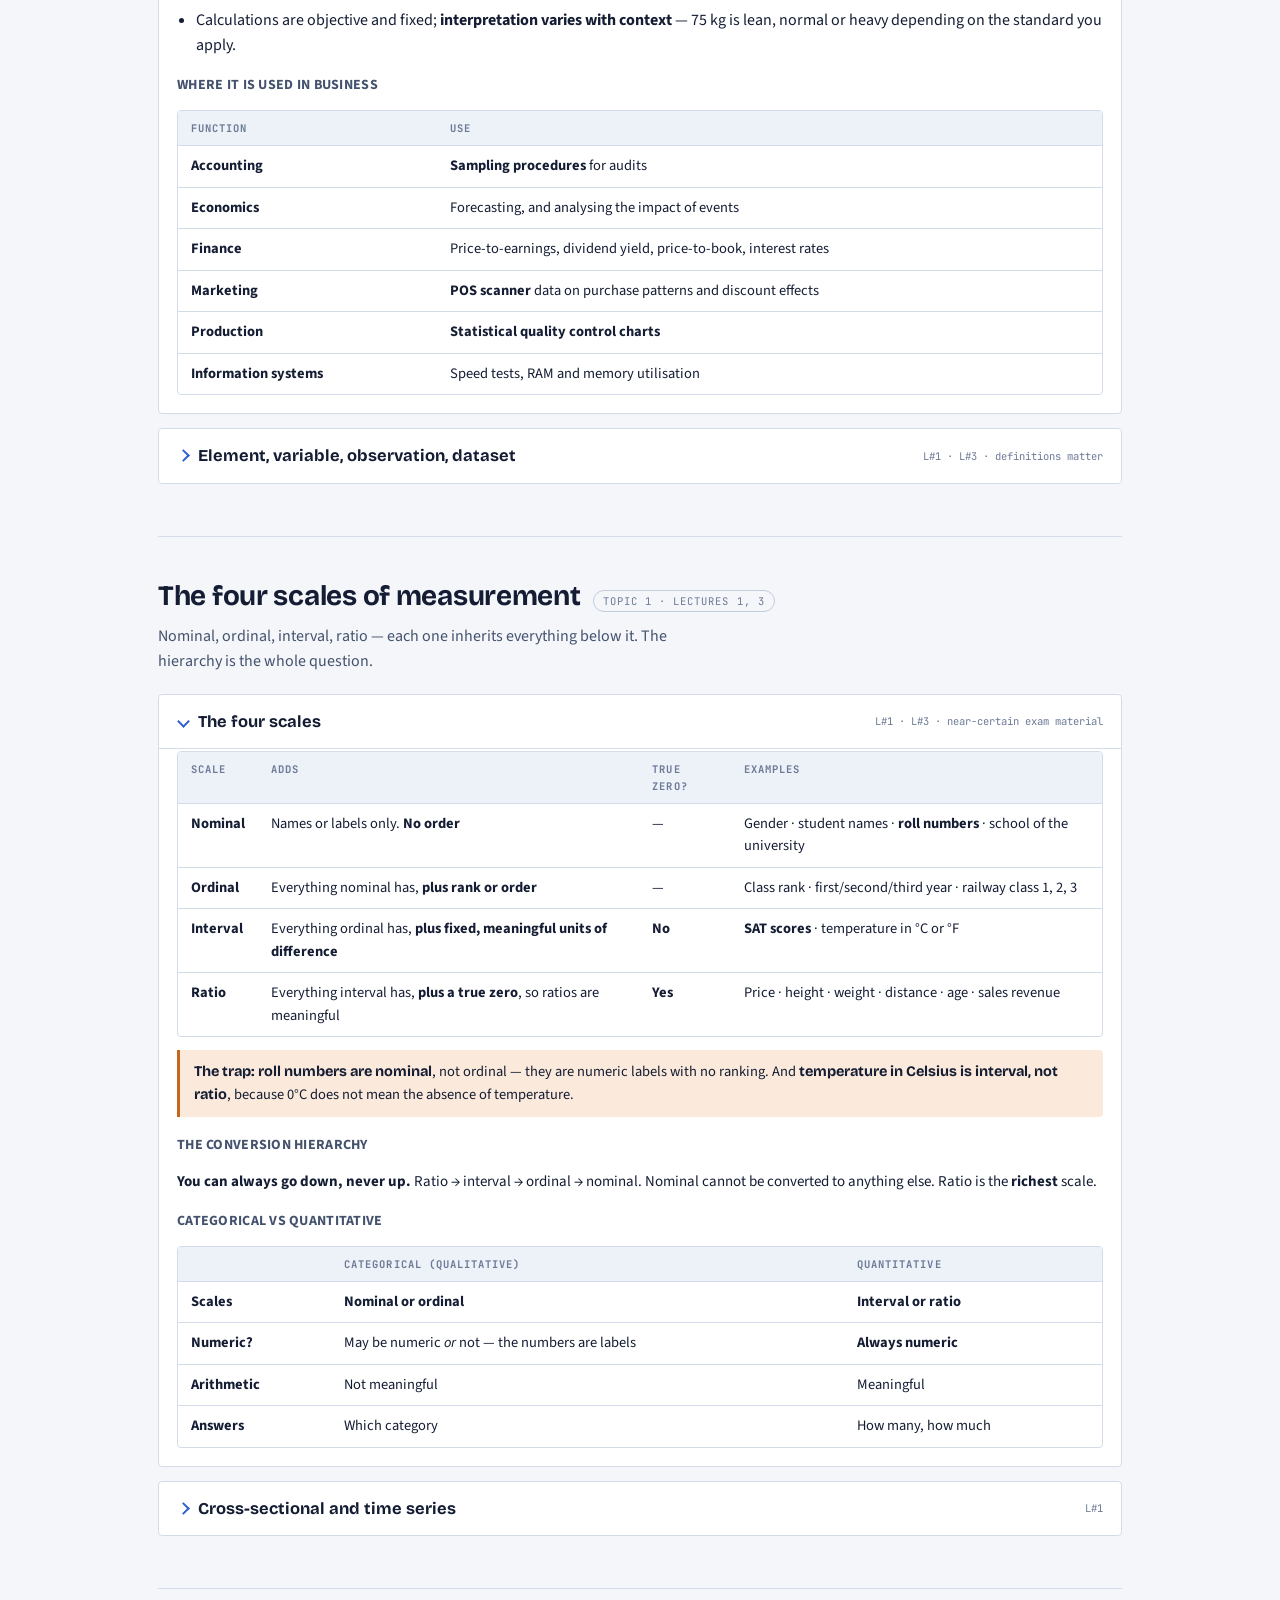
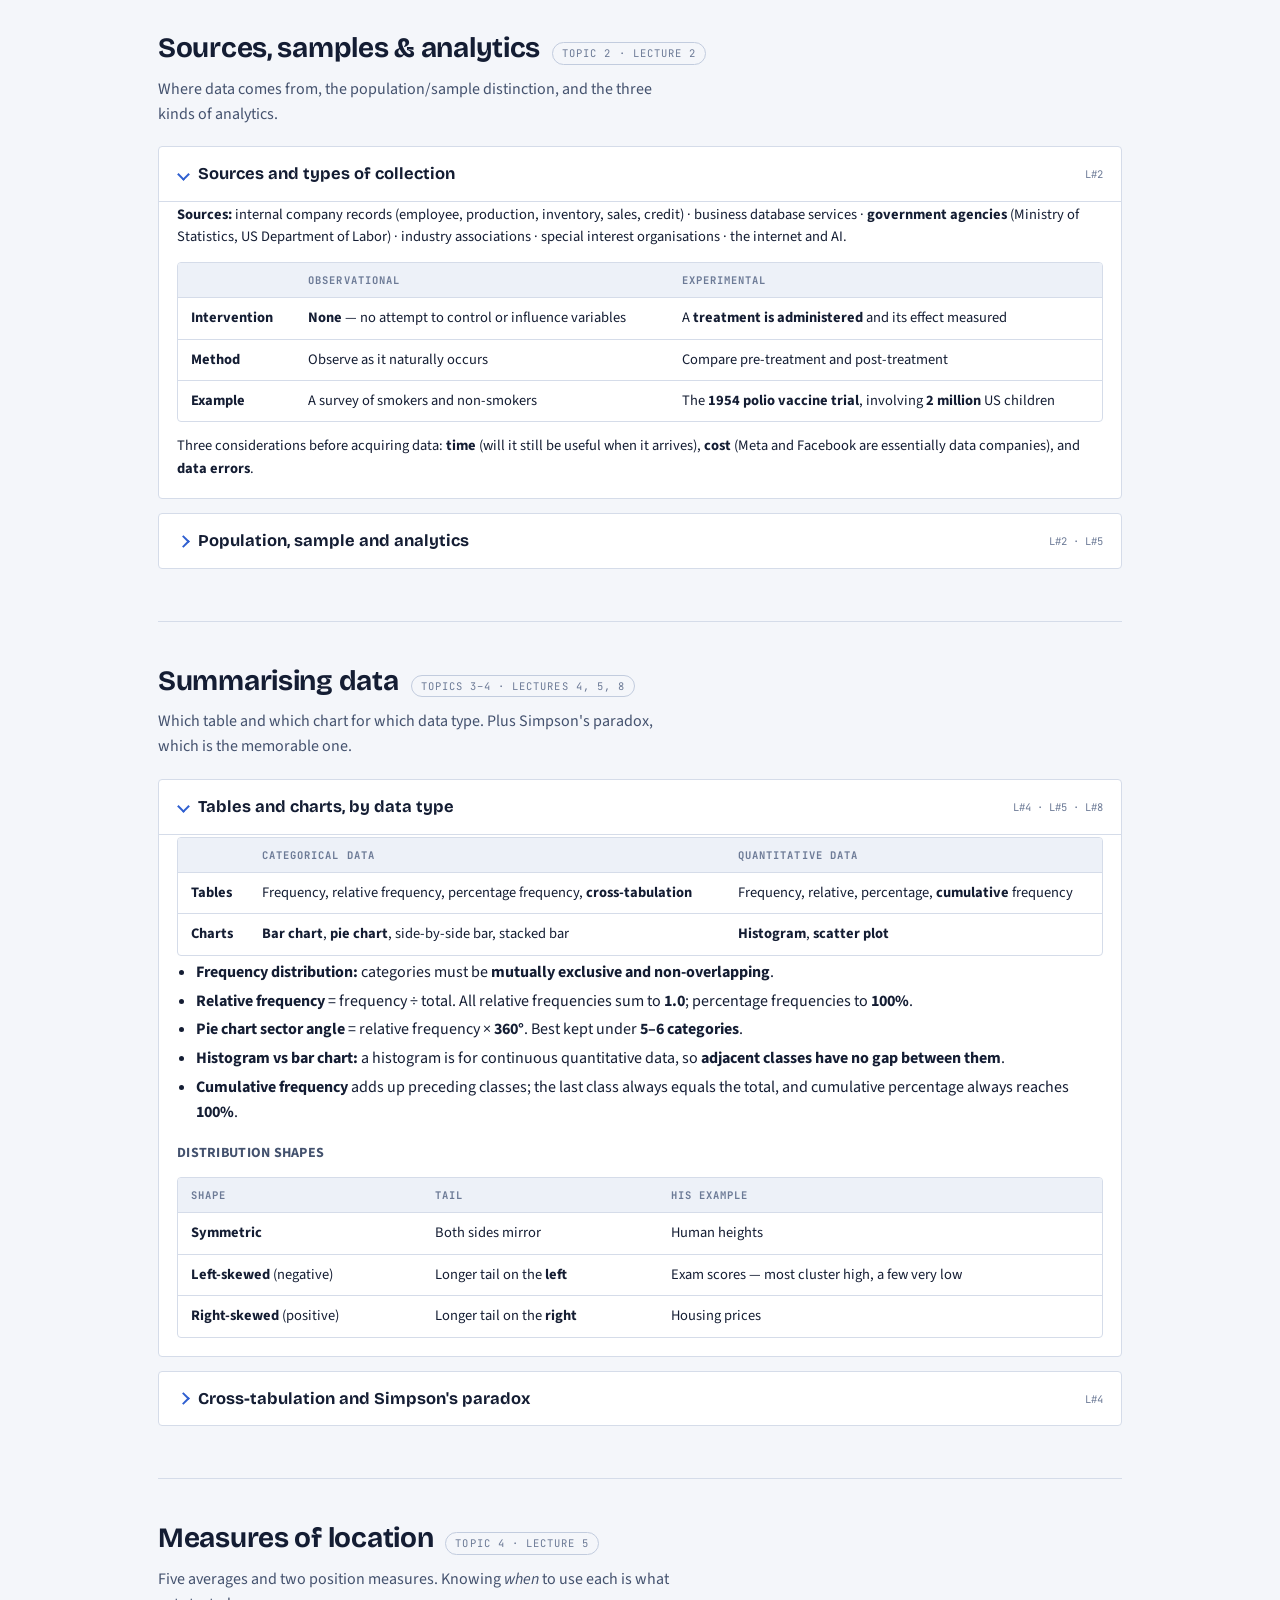
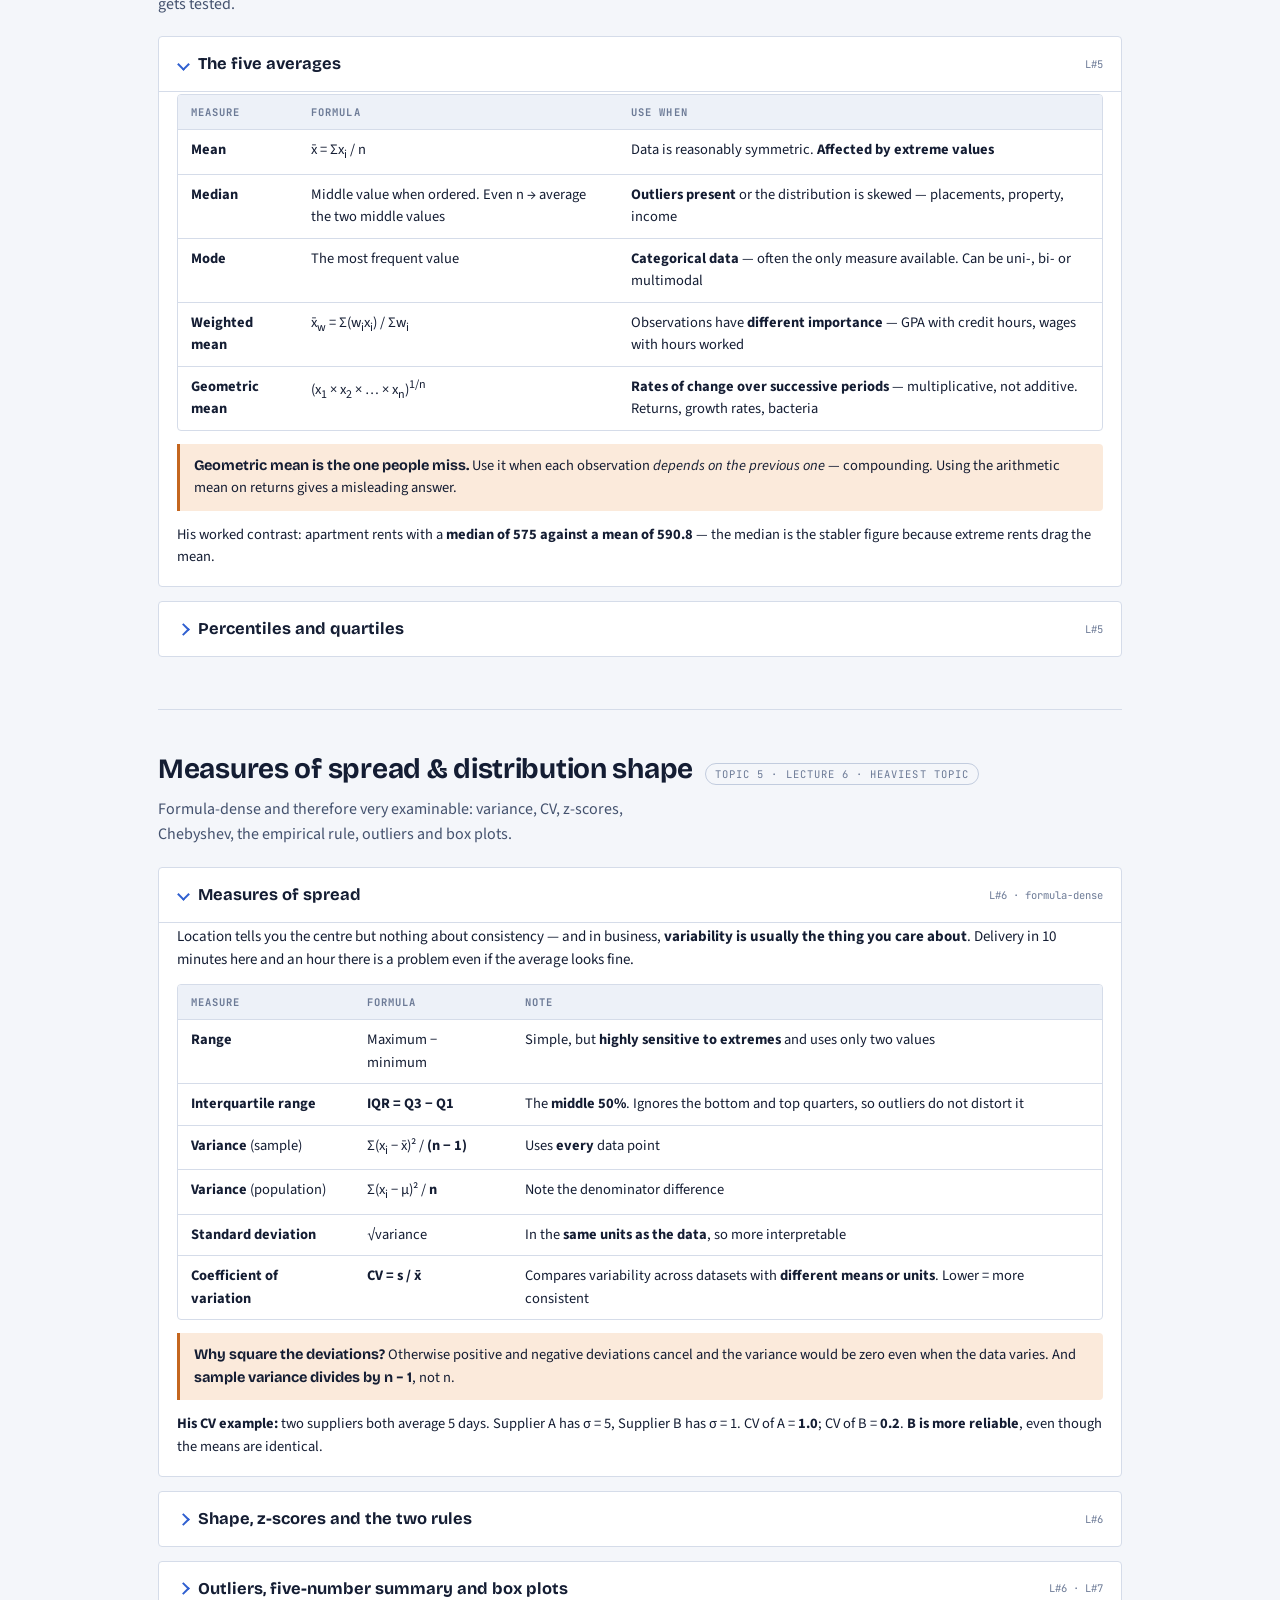
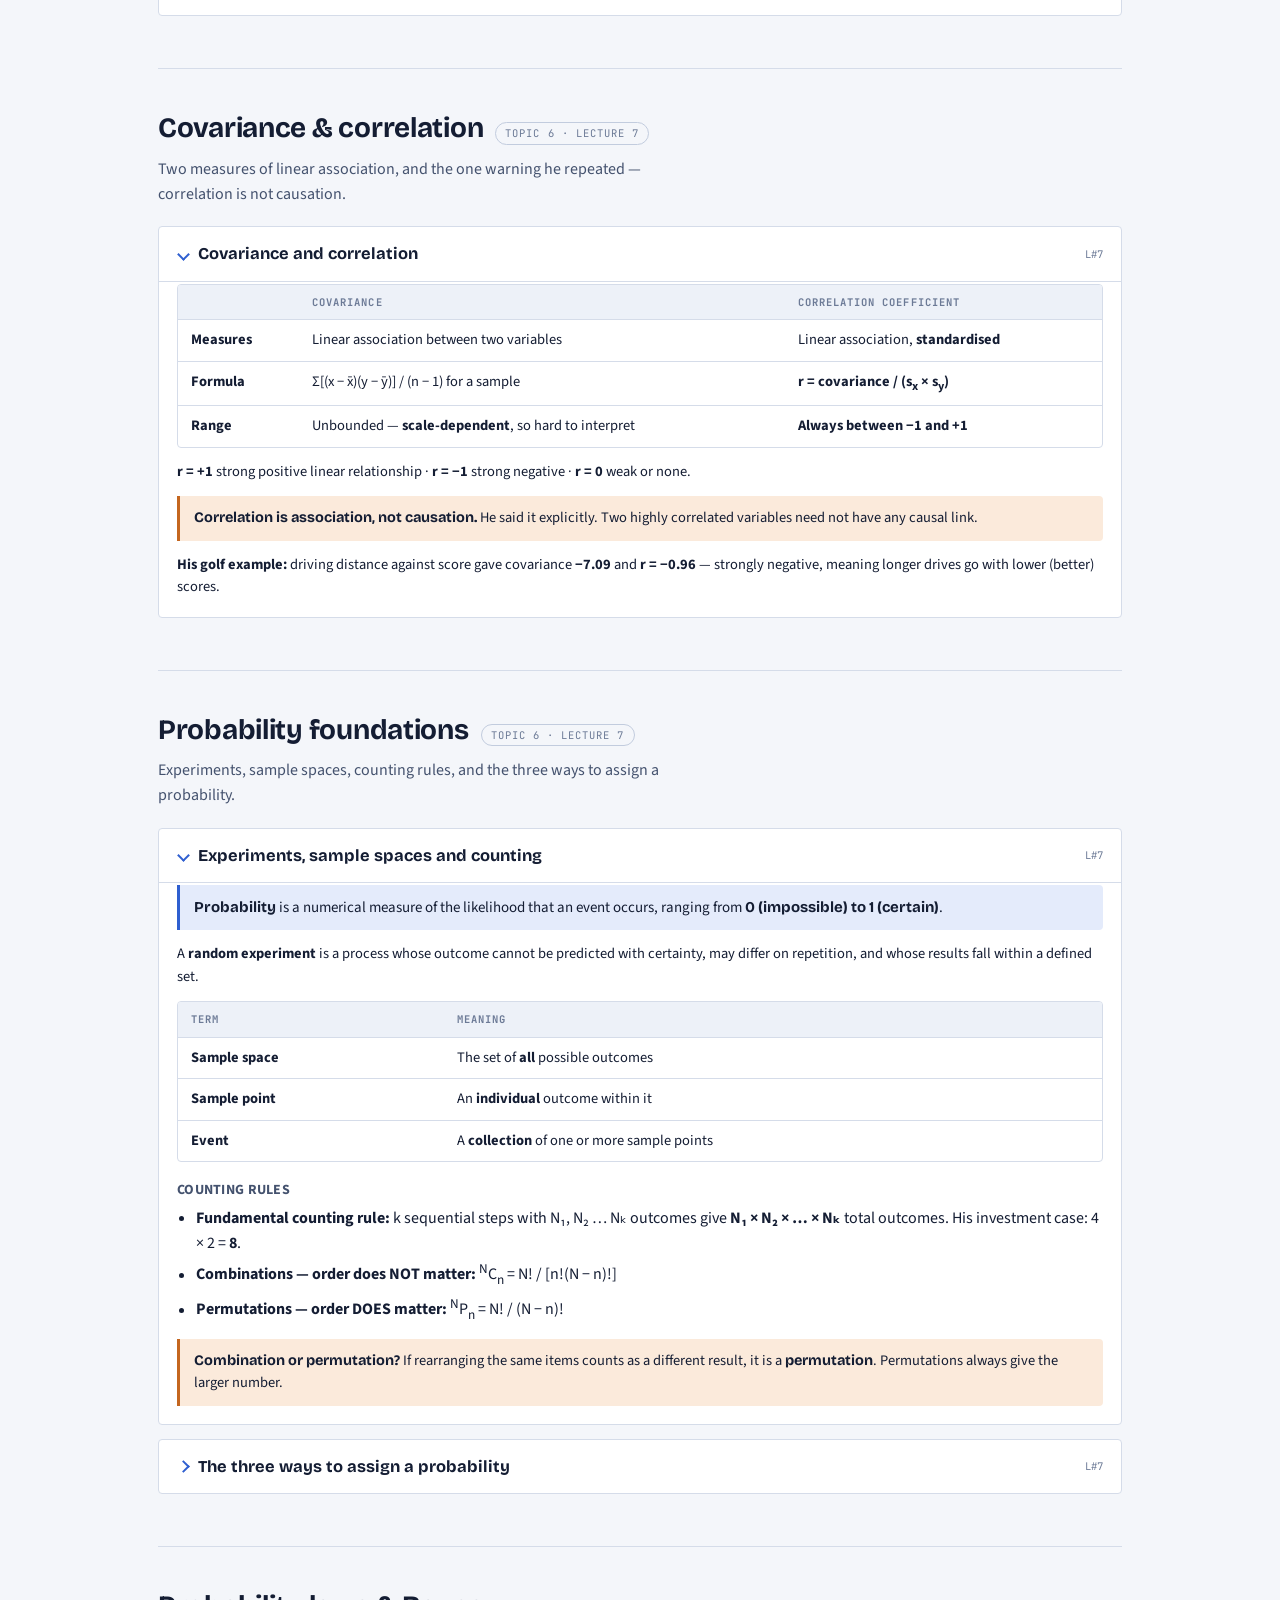
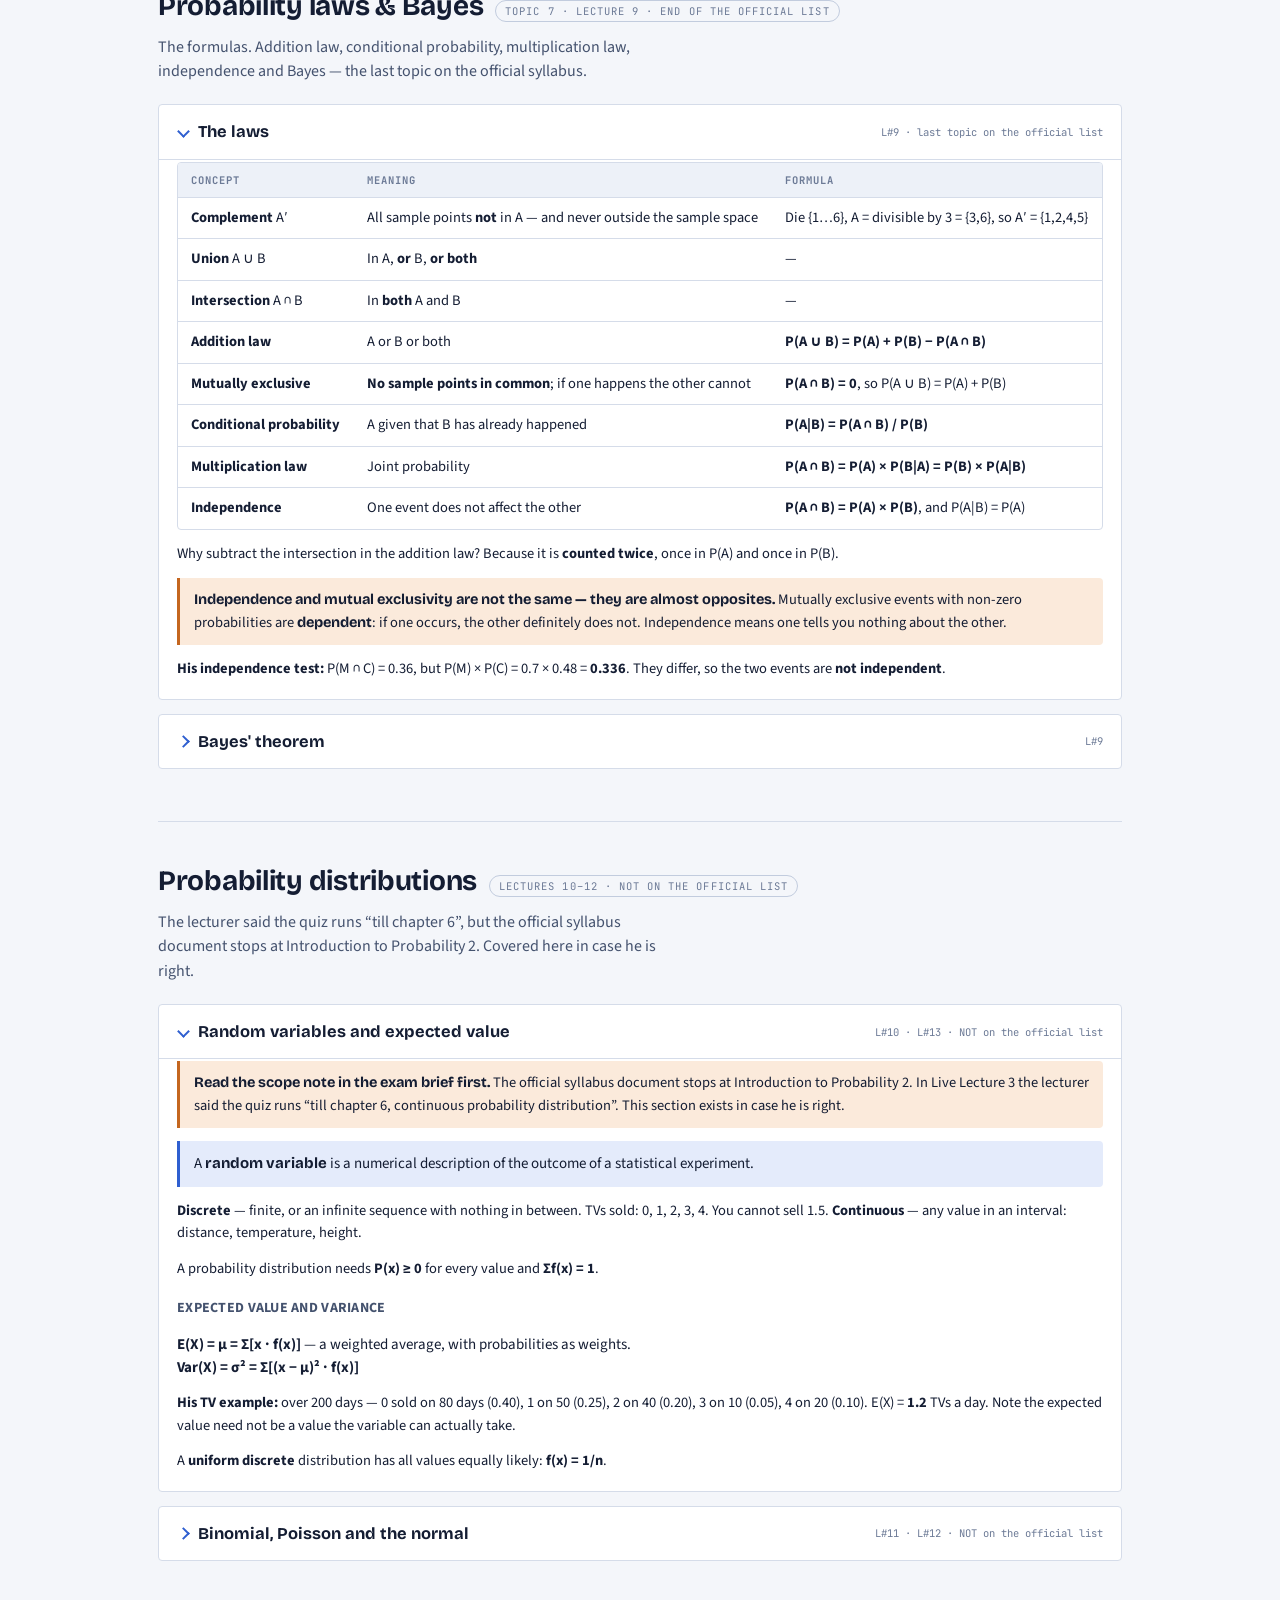
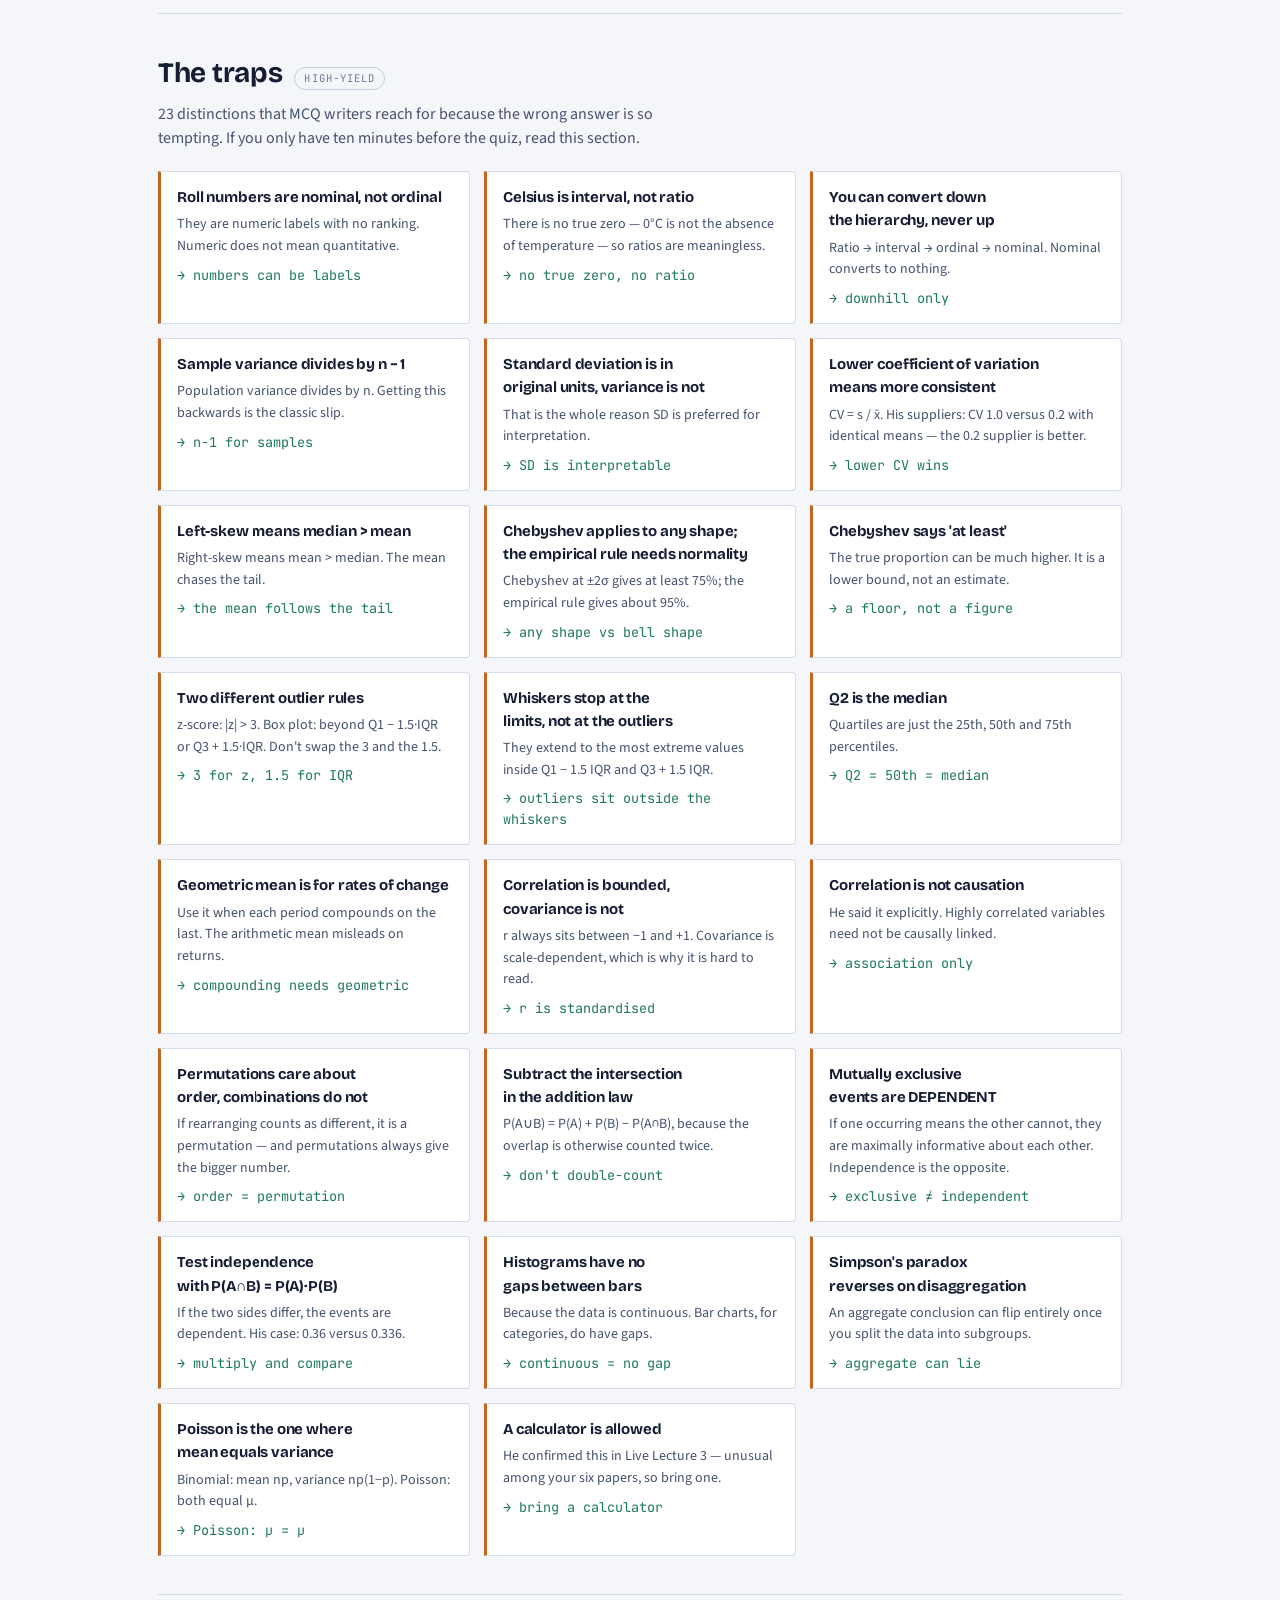
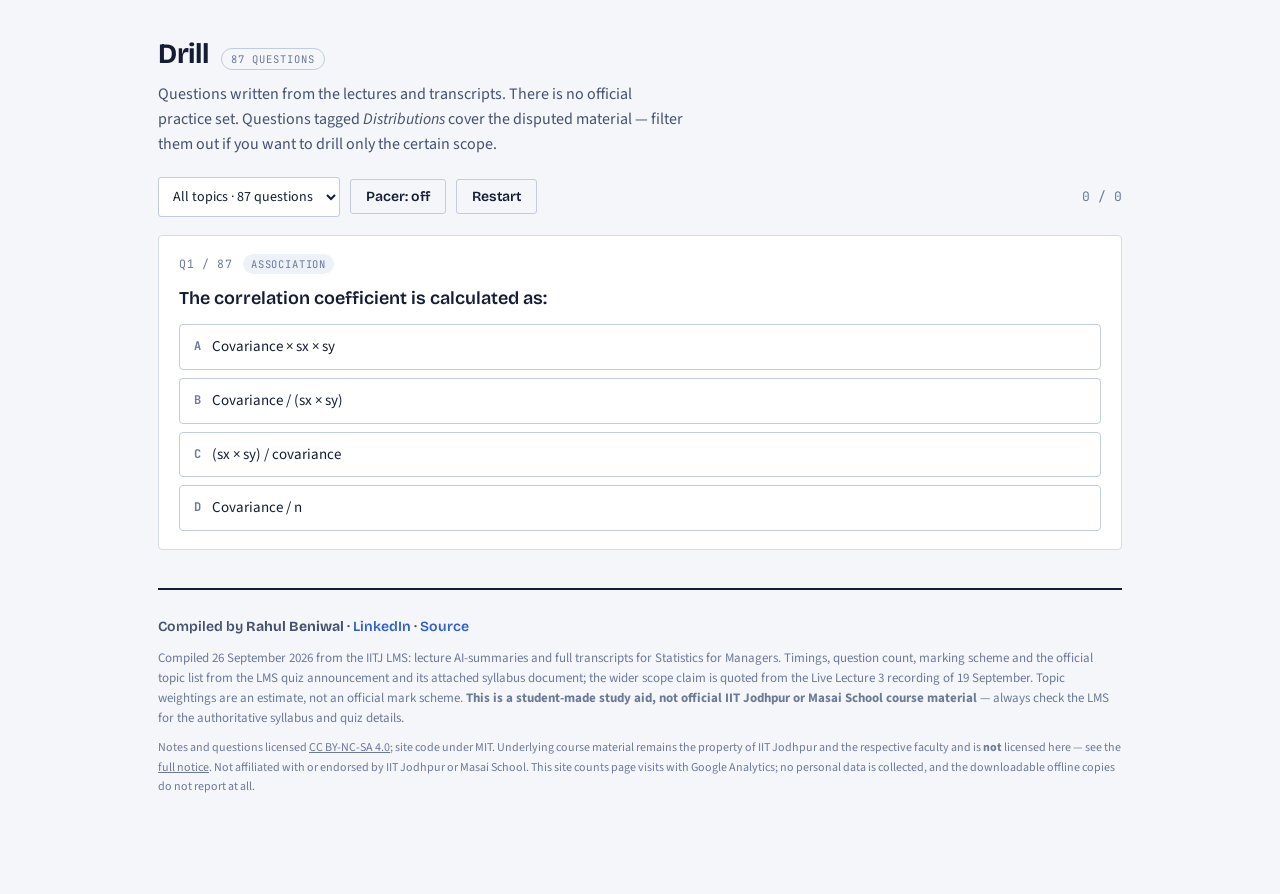
<file: statistics-for-managers/index.html>
<!doctype html>
<html lang="en">
<head>
<meta charset="utf-8">
<meta name="viewport" content="width=device-width,initial-scale=1,viewport-fit=cover">
<meta name="robots" content="noindex, nofollow">
<title>Statistics for Managers — Quiz 1 Revision</title>
<link rel="preconnect" href="https://fonts.googleapis.com">
<link rel="preconnect" href="https://fonts.gstatic.com" crossorigin>
<link rel="stylesheet" href="https://fonts.googleapis.com/css2?family=Bricolage+Grotesque:opsz,wght@12..96,500;12..96,700;12..96,800&family=Source+Sans+3:ital,wght@0,400;0,600;0,700;1,400&family=JetBrains+Mono:wght@400;700&display=swap">
<link rel="stylesheet" href="../assets/sheet.css">
<script src="../assets/analytics.js"></script>
</head>
<body>
<div class="wrap" id="app"></div>
<script src="../assets/courses.js"></script>
<script src="./data.js"></script>
<script src="../assets/sheet.js"></script>
<script src="../assets/stub.js"></script>
</body>
</html>
</file>
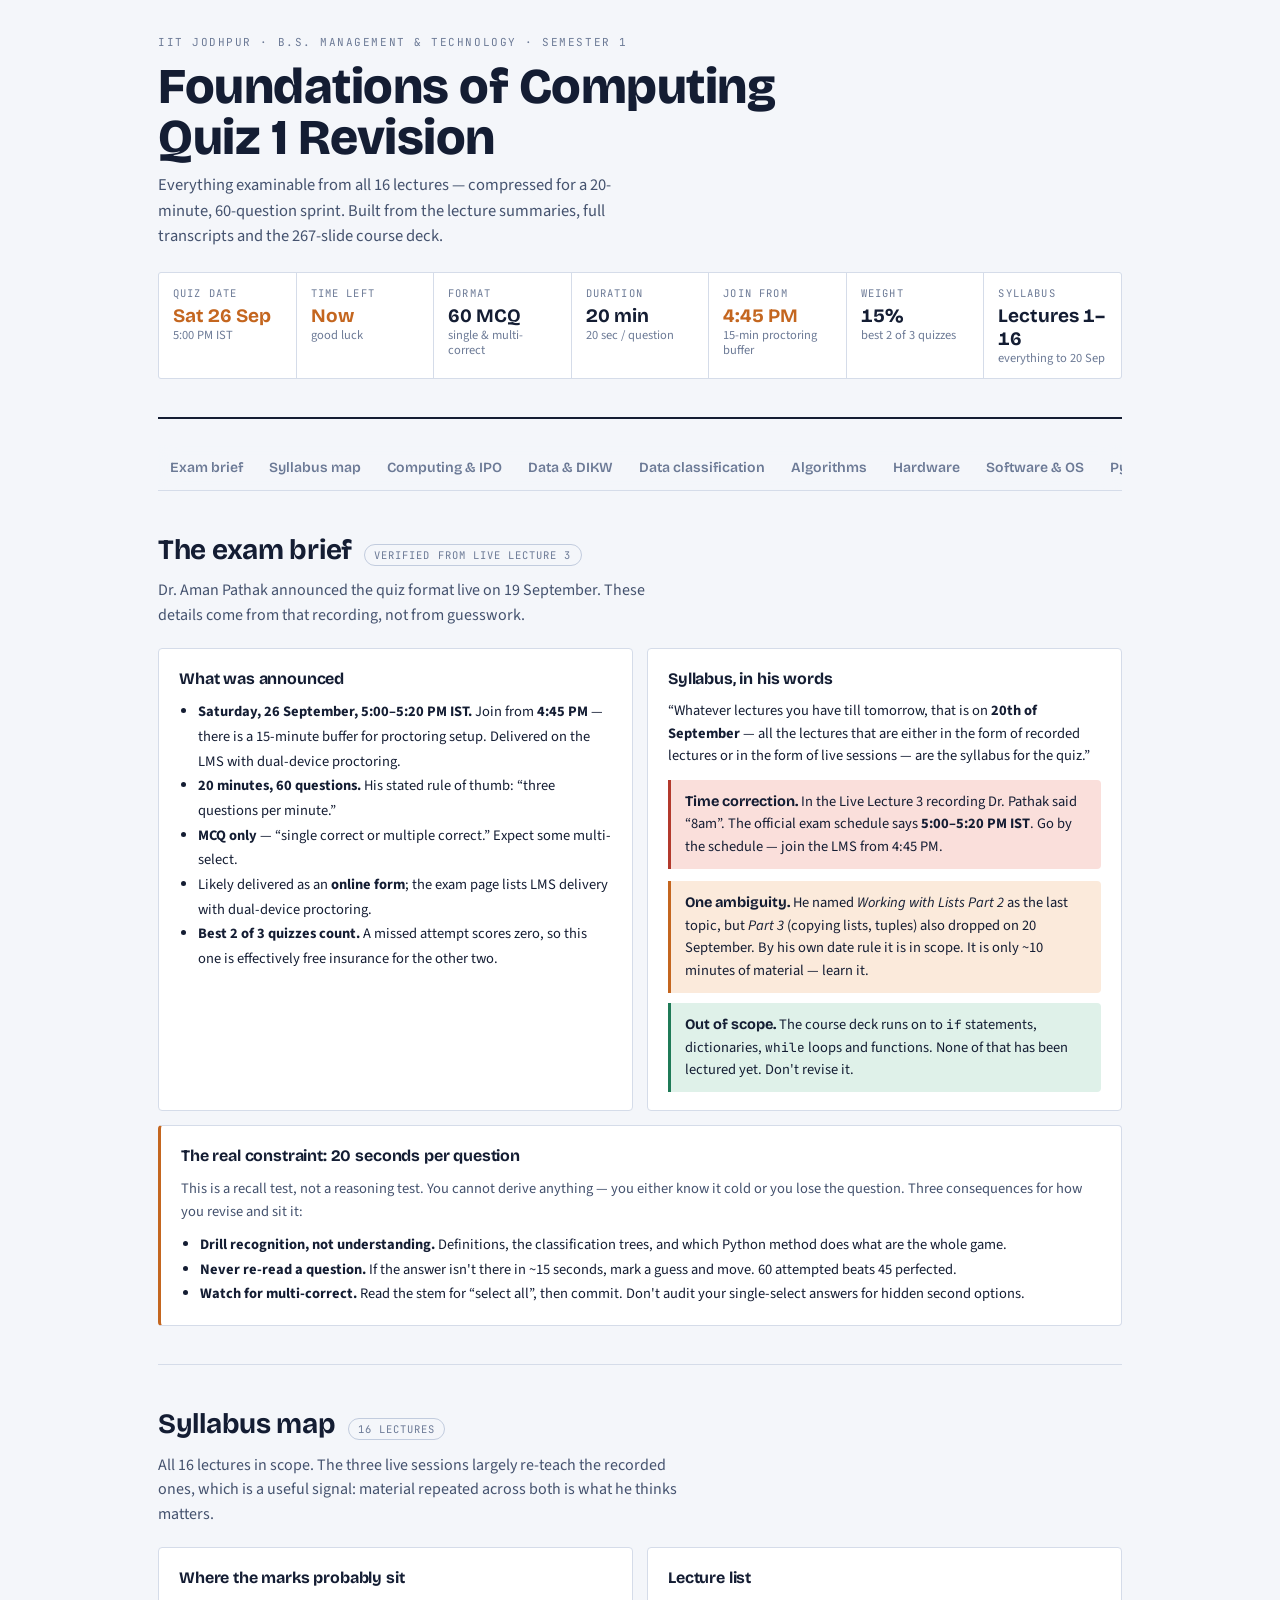
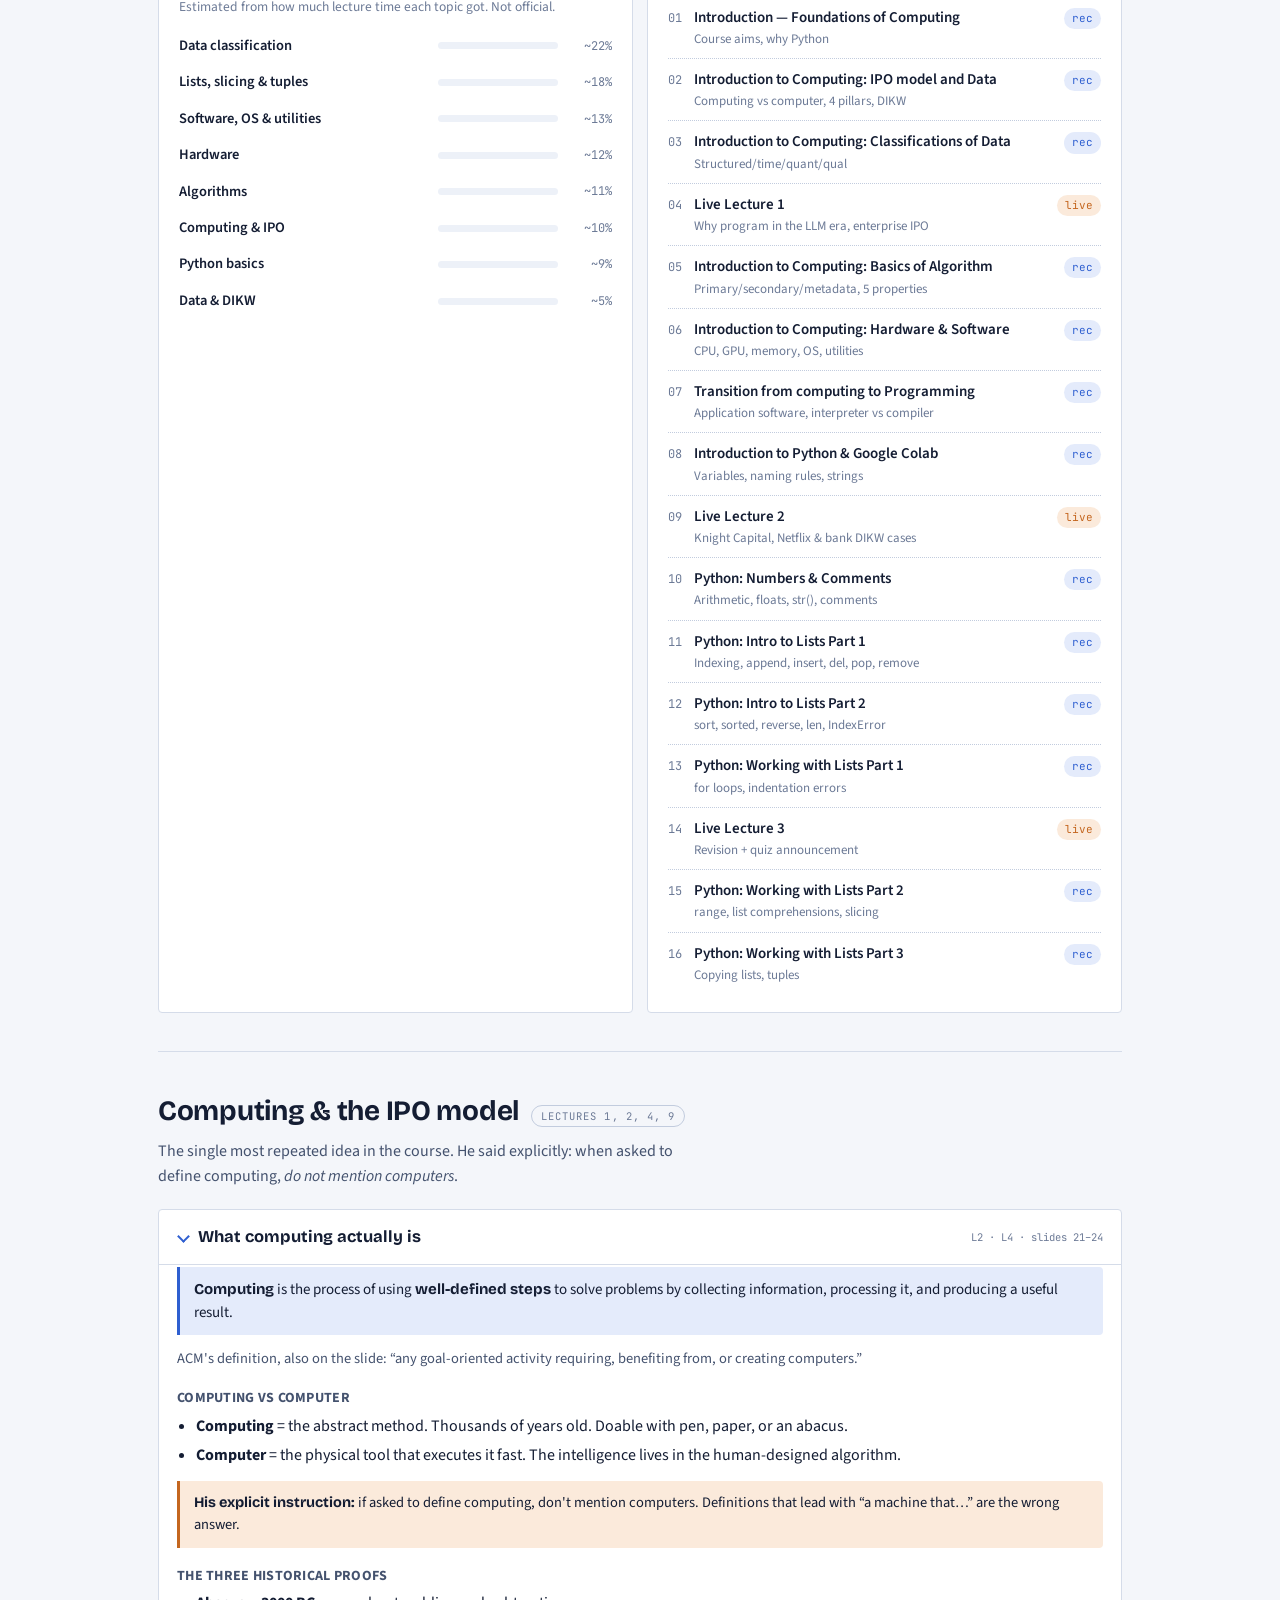
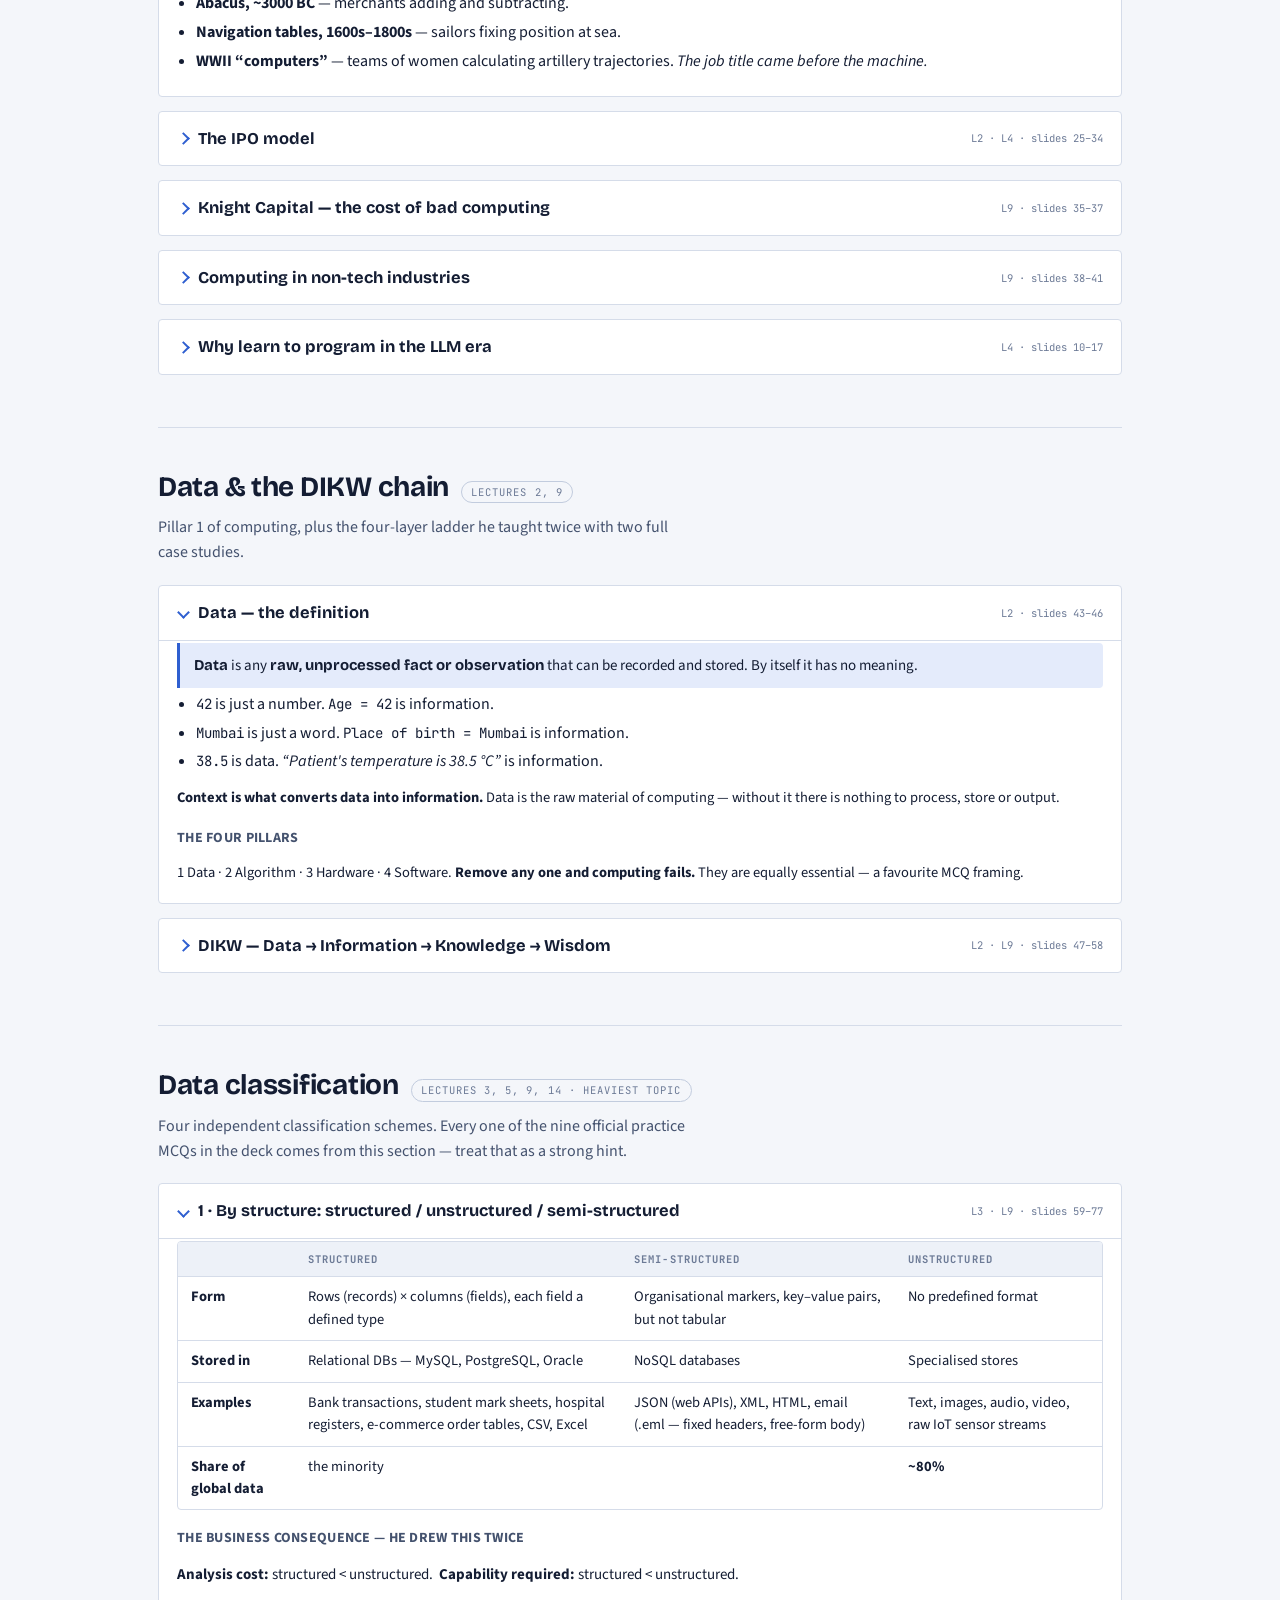
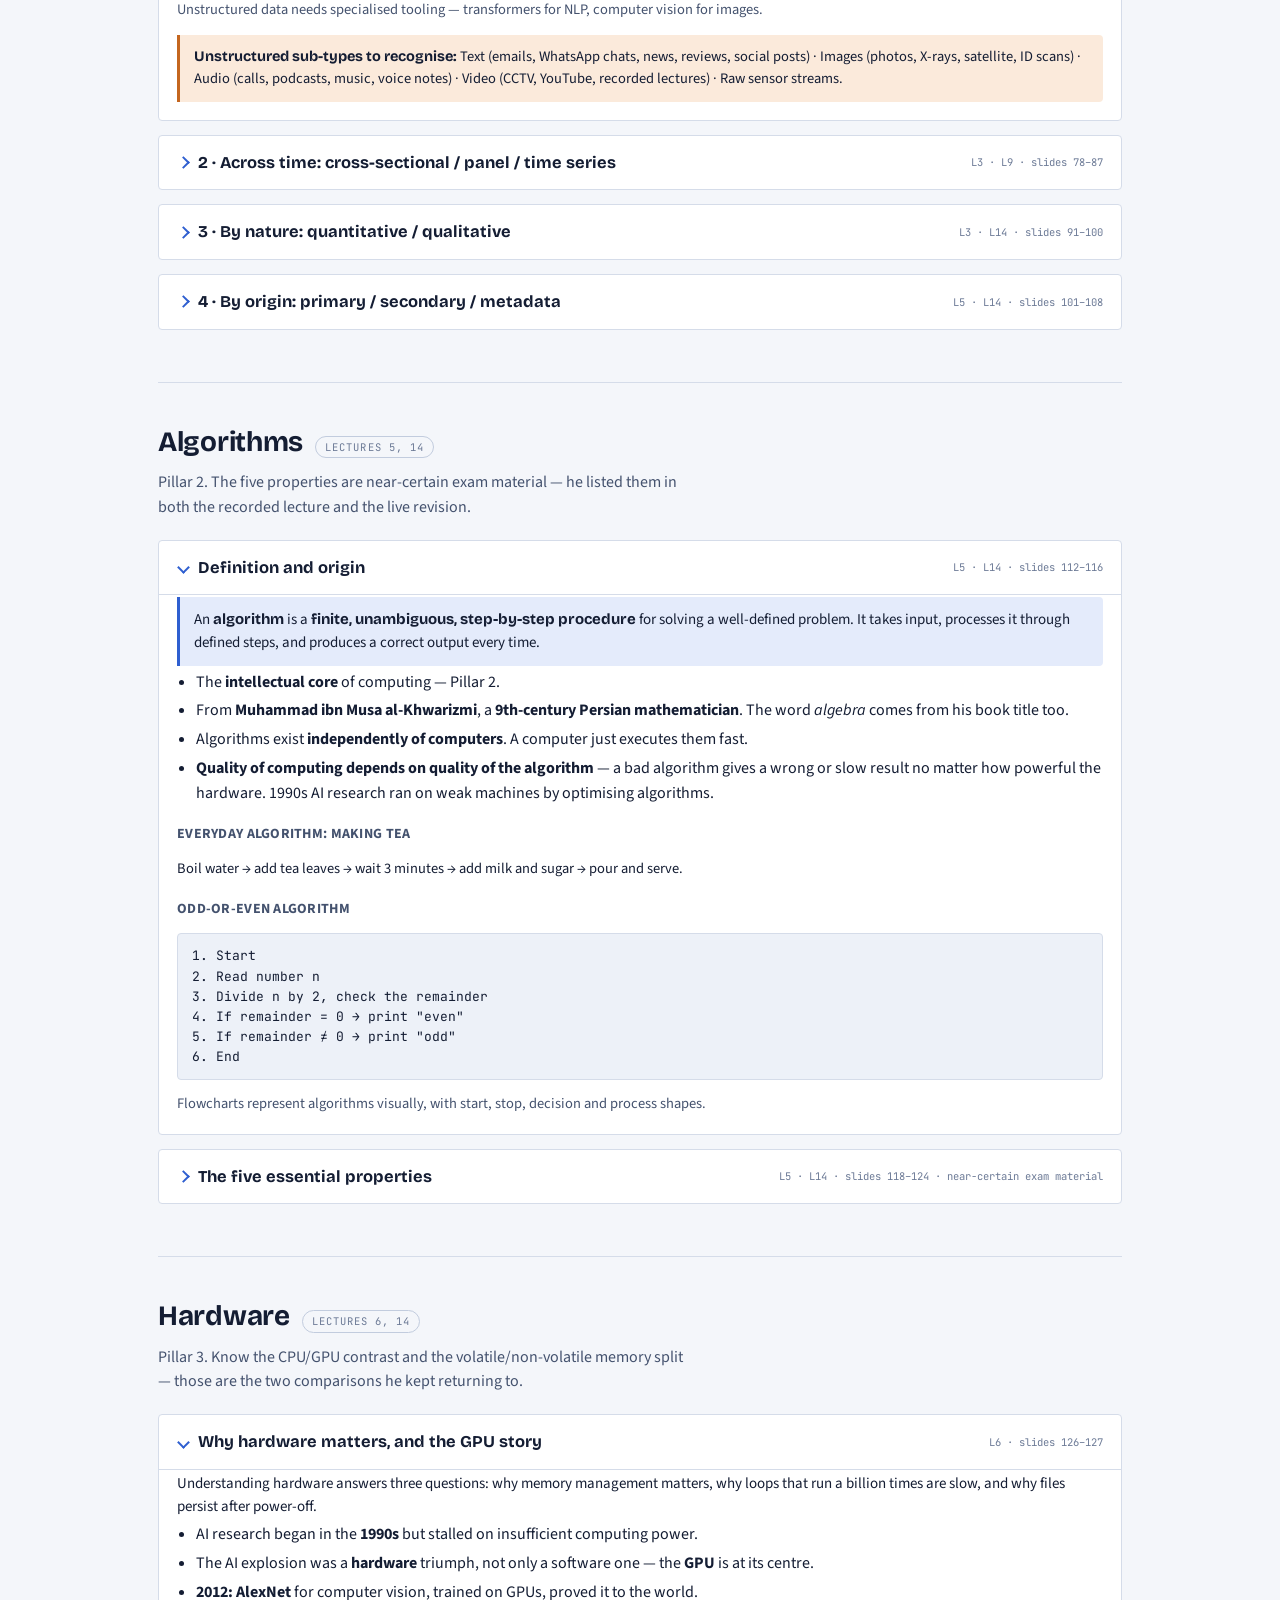
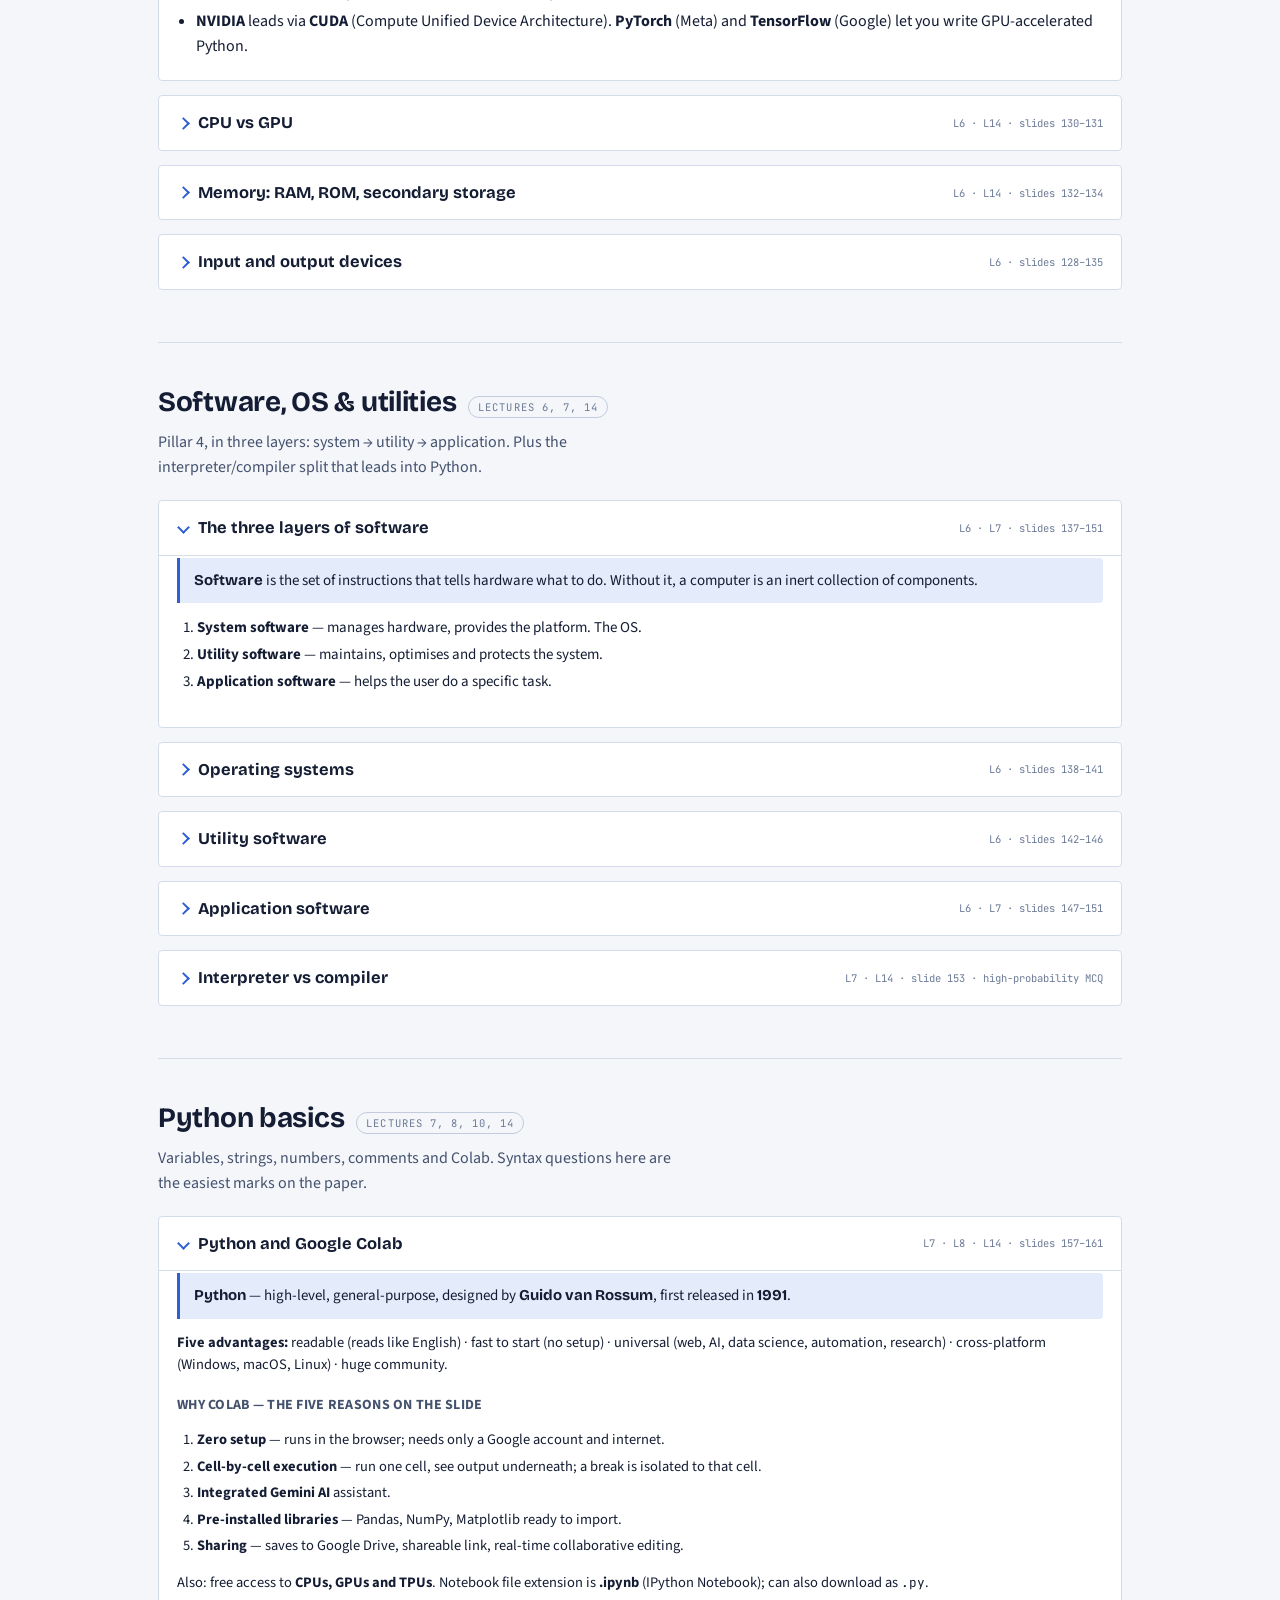
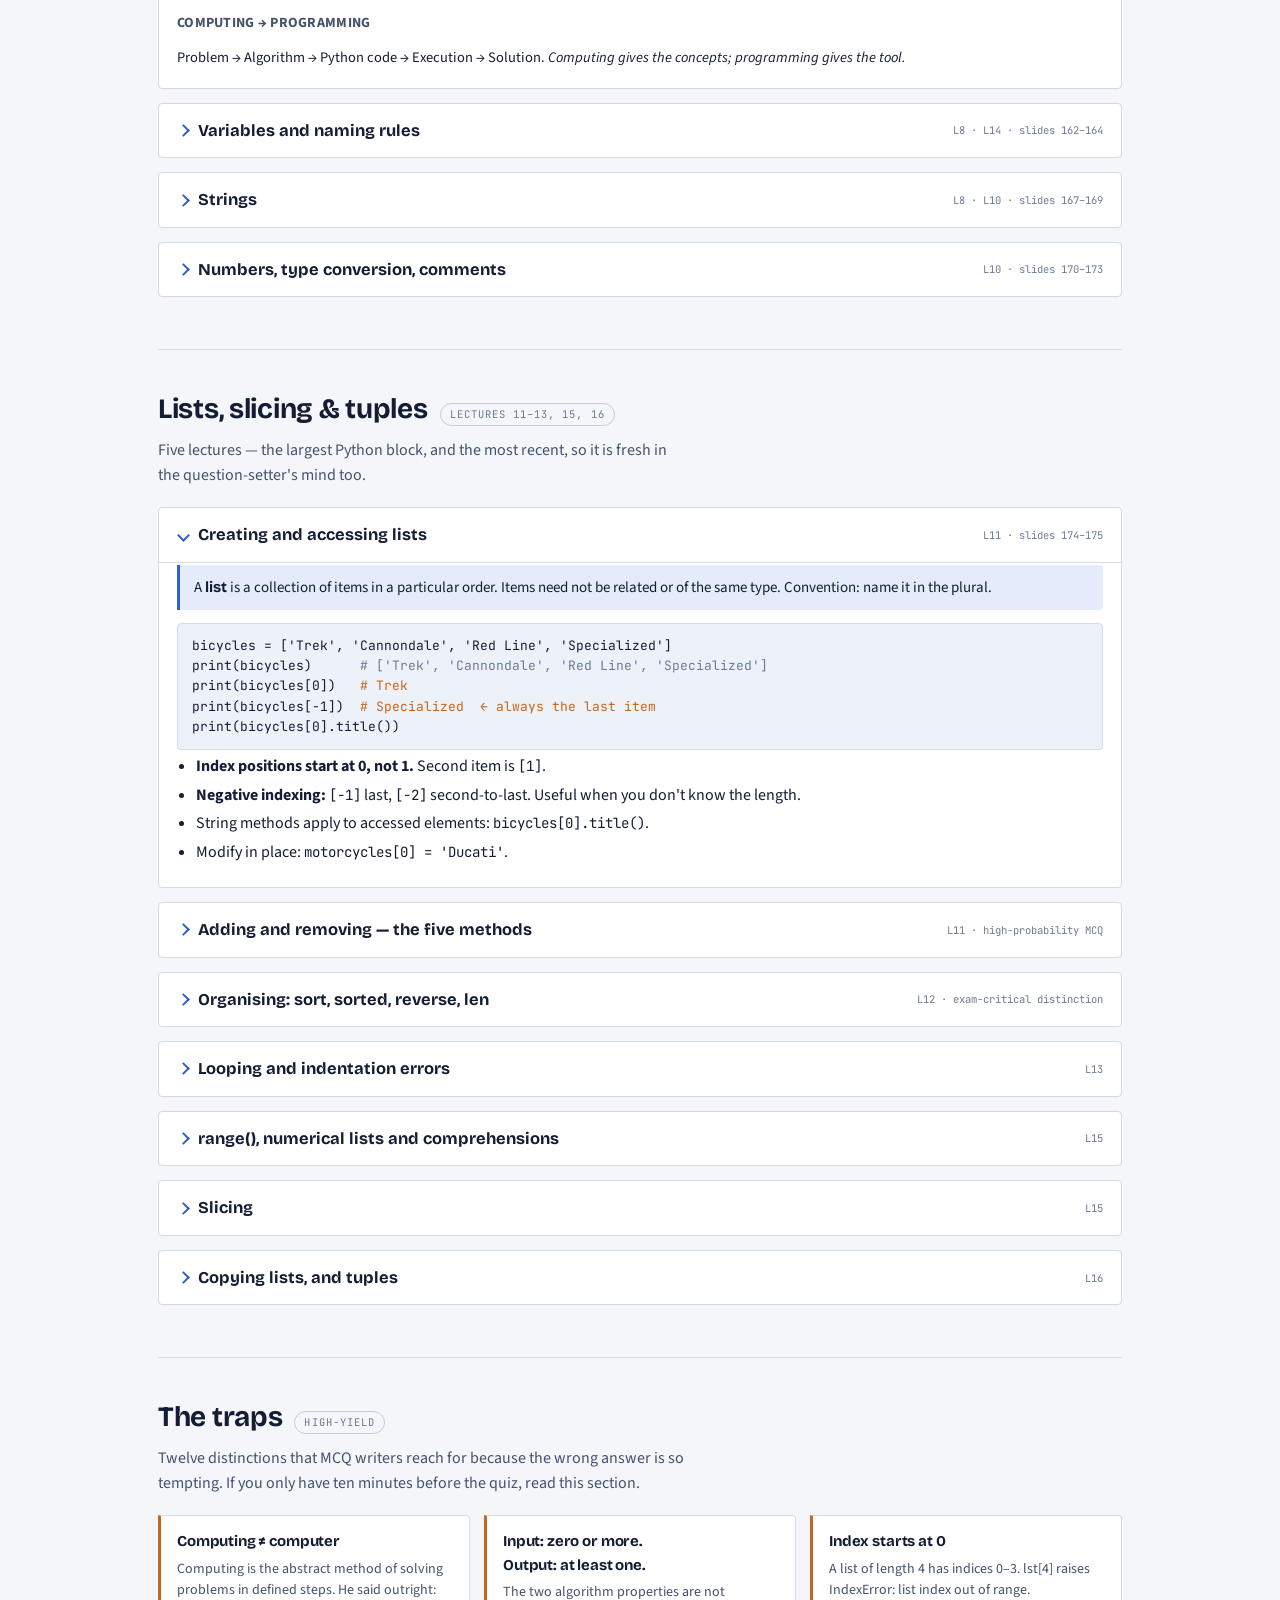
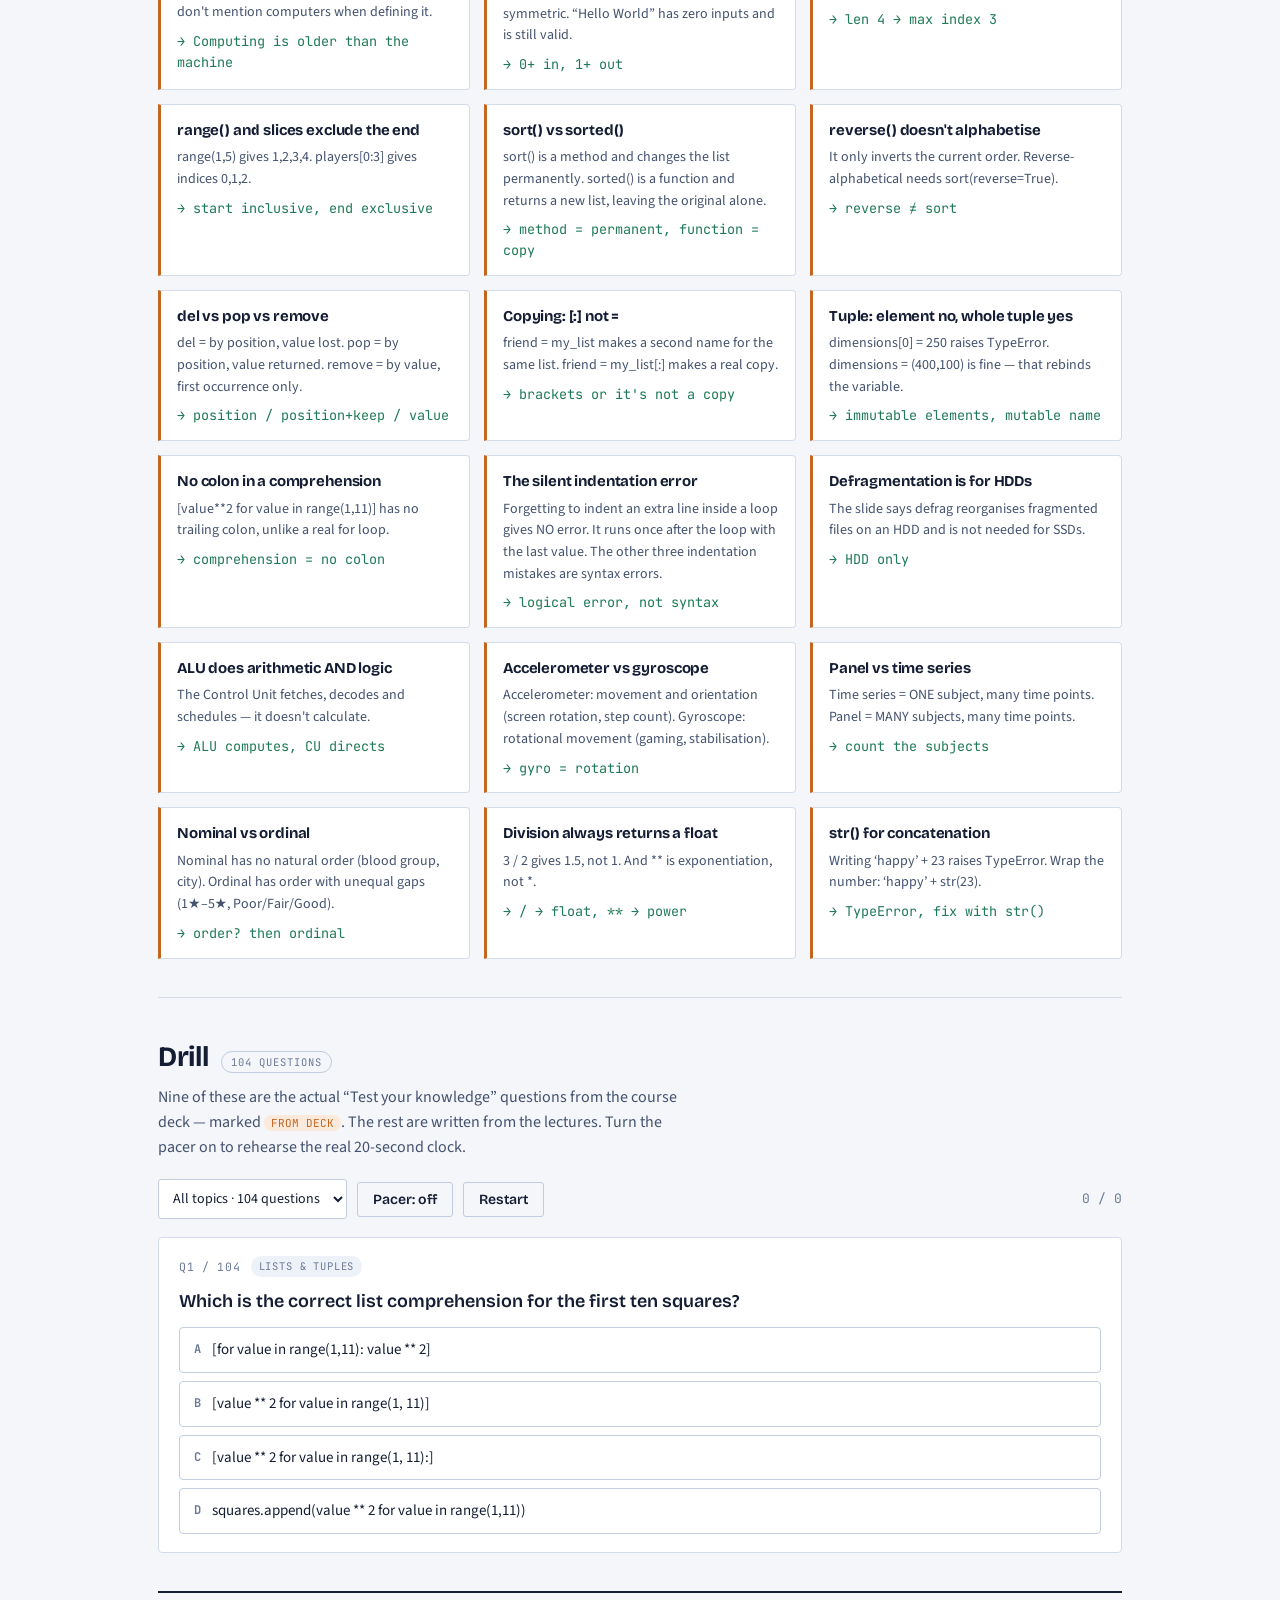
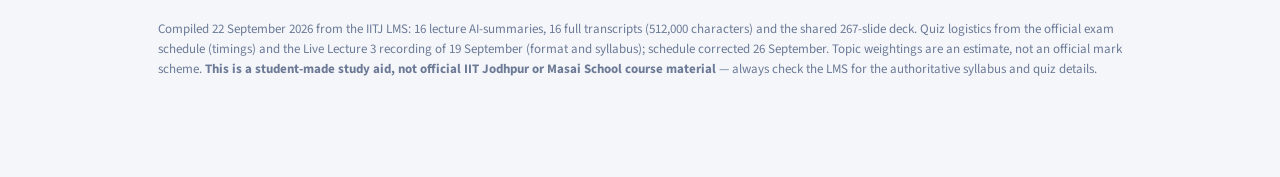
<file: Foundations-of-Computing-Quiz1-Revision.html>
<!doctype html><html><head><meta charset=utf8><meta name="robots" content="noindex, nofollow"><meta name=viewport content="width=device-width,initial-scale=1,viewport-fit=cover"><style>:root{color-scheme:light;box-sizing:border-box;padding-top:env(safe-area-inset-top,0px);padding-bottom:env(safe-area-inset-bottom,0px)}html{scroll-padding-top:env(safe-area-inset-top,0px)}body{margin:0;padding:0;font:14px -apple-system,BlinkMacSystemFont,sans-serif;background:#faf9f5;color:#141413}img{max-width:100%}[hidden]:not([hidden=until-found i]){display:none!important}</style></head><body>
<title>Foundations of Computing Quiz 1</title>
<link rel="preconnect" href="https://fonts.googleapis.com">
<link rel="preconnect" href="https://fonts.gstatic.com" crossorigin>
<link rel="stylesheet" href="https://fonts.googleapis.com/css2?family=Bricolage+Grotesque:opsz,wght@12..96,500;12..96,700;12..96,800&family=Source+Sans+3:ital,wght@0,400;0,600;0,700;1,400&family=JetBrains+Mono:wght@400;700&display=swap">

<style>
:root{
  --paper:#F4F6FA;
  --surface:#FFFFFF;
  --surface-2:#EDF1F8;
  --ink:#141D33;
  --ink-2:#44526E;
  --ink-3:#6C7A96;
  --rule:#D5DCE9;
  --rule-2:#C2CCDE;
  --blue:#2F5FD0;
  --blue-soft:#E4EBFB;
  --clay:#C4661F;
  --clay-soft:#FBEADB;
  --good:#1F7A57;
  --good-soft:#DFF1E9;
  --bad:#B3392C;
  --bad-soft:#FADFDB;
  --shadow:0 1px 2px rgba(20,29,51,.06), 0 8px 24px -12px rgba(20,29,51,.18);
  --display:"Bricolage Grotesque","Trebuchet MS",sans-serif;
  --body:"Source Sans 3","Segoe UI",system-ui,sans-serif;
  --mono:"JetBrains Mono",ui-monospace,Menlo,Consolas,monospace;
}
@media (prefers-color-scheme: dark){
  :root:not([data-theme="light"]){
    --paper:#0E1524;
    --surface:#162034;
    --surface-2:#1D2940;
    --ink:#E8EDF7;
    --ink-2:#B4C0D6;
    --ink-3:#8593AE;
    --rule:#2A3550;
    --rule-2:#3A4866;
    --blue:#7FA3F5;
    --blue-soft:#1C2B4D;
    --clay:#E49151;
    --clay-soft:#3A2818;
    --good:#5FC79E;
    --good-soft:#12301F;
    --bad:#F08A7C;
    --bad-soft:#3A1A17;
    --shadow:0 1px 2px rgba(0,0,0,.4), 0 8px 24px -12px rgba(0,0,0,.6);
  }
}
:root[data-theme="dark"]{
  --paper:#0E1524;
  --surface:#162034;
  --surface-2:#1D2940;
  --ink:#E8EDF7;
  --ink-2:#B4C0D6;
  --ink-3:#8593AE;
  --rule:#2A3550;
  --rule-2:#3A4866;
  --blue:#7FA3F5;
  --blue-soft:#1C2B4D;
  --clay:#E49151;
  --clay-soft:#3A2818;
  --good:#5FC79E;
  --good-soft:#12301F;
  --bad:#F08A7C;
  --bad-soft:#3A1A17;
  --shadow:0 1px 2px rgba(0,0,0,.4), 0 8px 24px -12px rgba(0,0,0,.6);
}

*{box-sizing:border-box}
body{
  margin:0;
  background:var(--paper);
  color:var(--ink);
  font-family:var(--body);
  font-size:16px;
  line-height:1.55;
  -webkit-font-smoothing:antialiased;
}
.wrap{max-width:1000px;margin:0 auto;padding-inline:18px;padding-block:0 72px}
h1,h2,h3,h4{font-family:var(--display);margin:0;text-wrap:balance;letter-spacing:-.01em}
p{margin:0}
code,kbd{font-family:var(--mono);font-size:.88em}

/* ---------- masthead ---------- */
.mast{padding-block:34px 22px;border-bottom:2px solid var(--ink);}
.eyebrow{font-family:var(--mono);font-size:11px;letter-spacing:.14em;text-transform:uppercase;color:var(--ink-3);margin-bottom:10px}
.mast h1{font-size:clamp(30px,6.2vw,50px);font-weight:800;line-height:1.02}
.mast .sub{margin-top:10px;color:var(--ink-2);max-width:62ch;font-size:16.5px}

/* ---------- countdown strip ---------- */
.strip{
  display:grid;grid-template-columns:repeat(auto-fit,minmax(132px,1fr));
  gap:1px;background:var(--rule);border:1px solid var(--rule);
  margin-top:22px;border-radius:3px;overflow:hidden;
}
.cell{background:var(--surface);padding:12px 14px}
.cell dt{font-family:var(--mono);font-size:10.5px;letter-spacing:.11em;text-transform:uppercase;color:var(--ink-3);margin-bottom:4px}
.cell dd{margin:0;font-family:var(--display);font-weight:700;font-size:19px;font-variant-numeric:tabular-nums;line-height:1.2}
.cell dd small{display:block;font-family:var(--body);font-weight:400;font-size:12.5px;color:var(--ink-3);letter-spacing:0}
.cell.hot dd{color:var(--clay)}

/* ---------- nav ---------- */
nav{
  position:sticky;top:env(safe-area-inset-top,0px);z-index:20;
  background:color-mix(in srgb, var(--paper) 92%, transparent);
  backdrop-filter:blur(10px);
  border-bottom:1px solid var(--rule);
  margin-top:26px;
}
.navrow{display:flex;gap:2px;overflow-x:auto;scrollbar-width:none;padding-block:7px}
.navrow::-webkit-scrollbar{display:none}
.navrow button{
  flex:0 0 auto;background:none;border:0;cursor:pointer;
  font-family:var(--display);font-weight:600;font-size:14px;color:var(--ink-3);
  padding:7px 12px;border-radius:3px;white-space:nowrap;
}
.navrow button:hover{color:var(--ink);background:var(--surface-2)}
.navrow button[aria-current="true"]{color:var(--surface);background:var(--ink)}
.navrow button:focus-visible{outline:2px solid var(--blue);outline-offset:2px}

section{padding-block:38px;scroll-margin-top:72px}
section + section{border-top:1px solid var(--rule)}
.sechead{display:flex;align-items:baseline;gap:12px;flex-wrap:wrap;margin-bottom:6px}
.sechead h2{font-size:clamp(21px,3.6vw,28px);font-weight:700}
.tag{
  font-family:var(--mono);font-size:10.5px;letter-spacing:.1em;text-transform:uppercase;
  color:var(--ink-3);border:1px solid var(--rule-2);border-radius:99px;padding:2px 9px;
}
.lede{color:var(--ink-2);max-width:66ch;margin-bottom:20px}

/* ---------- generic blocks ---------- */
.card{background:var(--surface);border:1px solid var(--rule);border-radius:4px;padding:18px 20px}
.grid2{display:grid;grid-template-columns:repeat(auto-fit,minmax(272px,1fr));gap:14px}
.grid3{display:grid;grid-template-columns:repeat(auto-fit,minmax(210px,1fr));gap:14px}

table{width:100%;border-collapse:collapse;font-size:14.5px}
.scroller{overflow-x:auto;border:1px solid var(--rule);border-radius:4px;background:var(--surface)}
th,td{text-align:left;padding:9px 13px;border-bottom:1px solid var(--rule);vertical-align:top}
thead th{
  font-family:var(--mono);font-size:10.5px;letter-spacing:.1em;text-transform:uppercase;
  color:var(--ink-3);background:var(--surface-2);position:sticky;top:0;
}
tbody tr:last-child td{border-bottom:0}
td code{background:var(--surface-2);padding:1px 5px;border-radius:3px}

/* ---------- syllabus list ---------- */
.lec{display:grid;grid-template-columns:auto 1fr auto;gap:12px;align-items:baseline;
  padding:9px 0;border-bottom:1px dotted var(--rule-2)}
.lec:last-child{border-bottom:0}
.lec .n{font-family:var(--mono);font-size:12px;color:var(--ink-3);font-variant-numeric:tabular-nums}
.lec .t{font-weight:600;font-size:15px}
.lec .t em{display:block;font-style:normal;font-weight:400;font-size:13px;color:var(--ink-3)}
.lec .w{font-family:var(--mono);font-size:11px;padding:2px 8px;border-radius:99px;white-space:nowrap}
.w.live{background:var(--clay-soft);color:var(--clay)}
.w.rec{background:var(--blue-soft);color:var(--blue)}

/* ---------- topic weight bars ---------- */
.wbar{display:grid;grid-template-columns:1fr 120px 42px;gap:12px;align-items:center;padding:7px 0}
.wbar .lab{font-size:14.5px;font-weight:600}
.wbar .track{height:7px;background:var(--surface-2);border-radius:99px;overflow:hidden}
.wbar .fill{height:100%;background:var(--blue);border-radius:99px}
.wbar .num{font-family:var(--mono);font-size:12px;color:var(--ink-3);text-align:right;font-variant-numeric:tabular-nums}

/* ---------- fact blocks ---------- */
.topic{background:var(--surface);border:1px solid var(--rule);border-radius:4px;margin-bottom:14px;overflow:hidden}
.topic > summary{
  cursor:pointer;padding:14px 18px;font-family:var(--display);font-weight:700;font-size:16.5px;
  display:flex;align-items:center;gap:10px;list-style:none;
}
.topic > summary::-webkit-details-marker{display:none}
.topic > summary::before{
  content:"";width:7px;height:7px;border-right:2px solid var(--blue);border-bottom:2px solid var(--blue);
  transform:rotate(-45deg);transition:transform .15s;flex:0 0 auto;margin-left:2px;
}
.topic[open] > summary::before{transform:rotate(45deg)}
.topic > summary:hover{background:var(--surface-2)}
.topic > summary .src{margin-left:auto;font-family:var(--mono);font-size:10.5px;color:var(--ink-3);font-weight:400}
.tbody{padding:2px 18px 18px;border-top:1px solid var(--rule)}
.tbody > * + *{margin-top:13px}
.tbody h4{font-family:var(--body);font-weight:700;font-size:14px;letter-spacing:.02em;color:var(--ink-2);text-transform:uppercase;margin-top:18px}
.tbody ul{margin:0;padding-left:19px}
.tbody li{margin:4px 0}
.tbody li strong{font-weight:700}

.def{border-left:3px solid var(--blue);background:var(--blue-soft);padding:11px 14px;border-radius:0 4px 4px 0;font-size:15px}
.def b{font-family:var(--display)}
.warnbox{border-left:3px solid var(--clay);background:var(--clay-soft);padding:11px 14px;border-radius:0 4px 4px 0;font-size:14.5px}
.warnbox b{font-family:var(--display)}

pre{
  margin:0;background:var(--surface-2);border:1px solid var(--rule);border-radius:4px;
  padding:12px 14px;overflow-x:auto;font-family:var(--mono);font-size:13px;line-height:1.55;
}
pre .c{color:var(--ink-3)}
pre .o{color:var(--clay)}

/* ---------- trap cards ---------- */
.trap{background:var(--surface);border:1px solid var(--rule);border-left:3px solid var(--clay);border-radius:0 4px 4px 0;padding:14px 16px}
.trap h4{font-family:var(--display);font-size:15px;font-weight:700;margin-bottom:5px}
.trap p{font-size:14px;color:var(--ink-2)}
.trap .fix{margin-top:7px;font-size:13.5px;font-family:var(--mono);color:var(--good)}

/* ---------- drill ---------- */
.drillbar{display:flex;gap:10px;flex-wrap:wrap;align-items:center;margin-bottom:18px}
.btn{
  font-family:var(--display);font-weight:600;font-size:14px;cursor:pointer;
  padding:8px 15px;border-radius:3px;border:1px solid var(--ink);background:var(--ink);color:var(--paper);
}
.btn.ghost{background:transparent;color:var(--ink);border-color:var(--rule-2)}
.btn:hover{opacity:.87}
.btn:focus-visible{outline:2px solid var(--blue);outline-offset:2px}
.btn[disabled]{opacity:.4;cursor:default}
select{
  font-family:var(--body);font-size:14px;padding:8px 10px;border-radius:3px;
  border:1px solid var(--rule-2);background:var(--surface);color:var(--ink);
}
.score{margin-left:auto;font-family:var(--mono);font-size:13px;color:var(--ink-3);font-variant-numeric:tabular-nums}

.qmeta{display:flex;gap:10px;align-items:center;margin-bottom:12px;flex-wrap:wrap}
.qnum{font-family:var(--mono);font-size:11.5px;color:var(--ink-3);letter-spacing:.06em}
.qtopic{font-family:var(--mono);font-size:10.5px;letter-spacing:.08em;text-transform:uppercase;background:var(--surface-2);color:var(--ink-3);padding:2px 8px;border-radius:99px}
.qtopic.official{background:var(--clay-soft);color:var(--clay)}
.clock{margin-left:auto;font-family:var(--mono);font-size:13px;font-variant-numeric:tabular-nums;color:var(--ink-3)}
.clock.low{color:var(--bad);font-weight:700}
.qtext{font-family:var(--display);font-size:18px;font-weight:600;line-height:1.35;margin-bottom:14px}
.opts{display:grid;gap:8px}
.opt{
  display:flex;gap:11px;align-items:flex-start;text-align:left;width:100%;
  background:var(--surface);border:1px solid var(--rule-2);border-radius:4px;
  padding:11px 14px;cursor:pointer;font-family:var(--body);font-size:15px;color:var(--ink);line-height:1.45;
}
.opt:hover:not([disabled]){border-color:var(--blue);background:var(--blue-soft)}
.opt[disabled]{cursor:default}
.opt .k{font-family:var(--mono);font-size:12px;font-weight:700;color:var(--ink-3);flex:0 0 auto;padding-top:2px}
.opt.right{background:var(--good-soft);border-color:var(--good)}
.opt.right .k{color:var(--good)}
.opt.wrong{background:var(--bad-soft);border-color:var(--bad)}
.opt.wrong .k{color:var(--bad)}
.opt:focus-visible{outline:2px solid var(--blue);outline-offset:2px}
.why{margin-top:13px;padding:11px 14px;border-radius:4px;background:var(--surface-2);font-size:14.5px;color:var(--ink-2);border-left:3px solid var(--blue)}
.why b{color:var(--ink);font-family:var(--display)}
.donecard{text-align:center;padding:34px 20px}
.donecard .big{font-family:var(--display);font-size:46px;font-weight:800;font-variant-numeric:tabular-nums}
.donecard p{color:var(--ink-2);margin-top:6px}
.weak{margin-top:16px;text-align:left;max-width:420px;margin-inline:auto}
.weak div{display:flex;justify-content:space-between;font-size:14px;padding:4px 0;border-bottom:1px dotted var(--rule-2)}

footer{padding-block:26px;border-top:2px solid var(--ink);color:var(--ink-3);font-size:13px}
footer a{color:var(--blue)}
@media (prefers-reduced-motion: reduce){*{transition:none!important;animation:none!important}}
</style>

<div class="wrap">

  <header class="mast">
    <div class="eyebrow">IIT Jodhpur · B.S. Management &amp; Technology · Semester 1</div>
    <h1>Foundations of Computing<br>Quiz 1 Revision</h1>
    <p class="sub">Everything examinable from all 16 lectures — compressed for a 20-minute, 60-question sprint. Built from the lecture summaries, full transcripts and the 267-slide course deck.</p>

    <dl class="strip">
      <div class="cell hot"><dt>Quiz date</dt><dd id="dday">Sat 26 Sep<small>5:00 PM IST</small></dd></div>
      <div class="cell hot"><dt>Time left</dt><dd id="countdown">—<small>to start</small></dd></div>
      <div class="cell"><dt>Format</dt><dd>60 MCQ<small>single &amp; multi-correct</small></dd></div>
      <div class="cell"><dt>Duration</dt><dd>20 min<small>20 sec / question</small></dd></div>
      <div class="cell hot"><dt>Join from</dt><dd>4:45 PM<small>15-min proctoring buffer</small></dd></div>
      <div class="cell"><dt>Weight</dt><dd>15%<small>best 2 of 3 quizzes</small></dd></div>
      <div class="cell"><dt>Syllabus</dt><dd>Lectures 1–16<small>everything to 20 Sep</small></dd></div>
    </dl>
  </header>

  <nav>
    <div class="navrow" id="nav">
      <button data-go="brief" aria-current="true">Exam brief</button>
      <button data-go="map">Syllabus map</button>
      <button data-go="computing">Computing &amp; IPO</button>
      <button data-go="data">Data &amp; DIKW</button>
      <button data-go="classify">Data classification</button>
      <button data-go="algo">Algorithms</button>
      <button data-go="hardware">Hardware</button>
      <button data-go="software">Software &amp; OS</button>
      <button data-go="python">Python</button>
      <button data-go="lists">Lists &amp; tuples</button>
      <button data-go="traps">Traps</button>
      <button data-go="drill">Drill · 104 Q</button>
    </div>
  </nav>

  <!-- ============ BRIEF ============ -->
  <section id="brief">
    <div class="sechead"><h2>The exam brief</h2><span class="tag">verified from Live Lecture 3</span></div>
    <p class="lede">Dr. Aman Pathak announced the quiz format live on 19 September. These details come from that recording, not from guesswork.</p>

    <div class="grid2">
      <div class="card">
        <h4 style="font-family:var(--display);font-size:16px;margin-bottom:9px">What was announced</h4>
        <ul style="margin:0;padding-left:19px;font-size:14.5px;line-height:1.7">
          <li><strong>Saturday, 26 September, 5:00–5:20 PM IST.</strong> Join from <strong>4:45 PM</strong> — there is a 15-minute buffer for proctoring setup. Delivered on the LMS with dual-device proctoring.</li>
          <li><strong>20 minutes, 60 questions.</strong> His stated rule of thumb: “three questions per minute.”</li>
          <li><strong>MCQ only</strong> — “single correct or multiple correct.” Expect some multi-select.</li>
          <li>Likely delivered as an <strong>online form</strong>; the exam page lists LMS delivery with dual-device proctoring.</li>
          <li><strong>Best 2 of 3 quizzes count.</strong> A missed attempt scores zero, so this one is effectively free insurance for the other two.</li>
        </ul>
      </div>
      <div class="card">
        <h4 style="font-family:var(--display);font-size:16px;margin-bottom:9px">Syllabus, in his words</h4>
        <p style="font-size:14.5px">“Whatever lectures you have till tomorrow, that is on <strong>20th of September</strong> — all the lectures that are either in the form of recorded lectures or in the form of live sessions — are the syllabus for the quiz.”</p>
        <div class="warnbox" style="margin-top:12px;border-left-color:var(--bad);background:var(--bad-soft)"><b>Time correction.</b> In the Live Lecture 3 recording Dr. Pathak said “8am”. The official exam schedule says <strong>5:00–5:20 PM IST</strong>. Go by the schedule — join the LMS from 4:45 PM.</div>
        <div class="warnbox" style="margin-top:12px">
          <b>One ambiguity.</b> He named <em>Working with Lists Part&nbsp;2</em> as the last topic, but <em>Part&nbsp;3</em> (copying lists, tuples) also dropped on 20 September. By his own date rule it is in scope. It is only ~10 minutes of material — learn it.
        </div>
        <div class="warnbox" style="margin-top:10px;border-left-color:var(--good);background:var(--good-soft)">
          <b>Out of scope.</b> The course deck runs on to <code>if</code> statements, dictionaries, <code>while</code> loops and functions. None of that has been lectured yet. Don't revise it.
        </div>
      </div>
    </div>

    <div class="card" style="margin-top:14px;border-left:3px solid var(--clay)">
      <h4 style="font-family:var(--display);font-size:16px;margin-bottom:9px">The real constraint: 20 seconds per question</h4>
      <p style="font-size:14.5px;color:var(--ink-2)">This is a recall test, not a reasoning test. You cannot derive anything — you either know it cold or you lose the question. Three consequences for how you revise and sit it:</p>
      <ul style="margin:10px 0 0;padding-left:19px;font-size:14.5px;line-height:1.7">
        <li><strong>Drill recognition, not understanding.</strong> Definitions, the classification trees, and which Python method does what are the whole game.</li>
        <li><strong>Never re-read a question.</strong> If the answer isn't there in ~15 seconds, mark a guess and move. 60 attempted beats 45 perfected.</li>
        <li><strong>Watch for multi-correct.</strong> Read the stem for “select all”, then commit. Don't audit your single-select answers for hidden second options.</li>
      </ul>
    </div>
  </section>

  <!-- ============ MAP ============ -->
  <section id="map">
    <div class="sechead"><h2>Syllabus map</h2><span class="tag">16 lectures</span></div>
    <p class="lede">All 16 lectures in scope. The three live sessions largely re-teach the recorded ones, which is a useful signal: material repeated across both is what he thinks matters.</p>

    <div class="grid2">
      <div class="card">
        <h4 style="font-family:var(--display);font-size:16px;margin-bottom:6px">Where the marks probably sit</h4>
        <p style="font-size:13.5px;color:var(--ink-3);margin-bottom:10px">Estimated from how much lecture time each topic got. Not official.</p>
        <div id="weights"></div>
      </div>
      <div class="card">
        <h4 style="font-family:var(--display);font-size:16px;margin-bottom:6px">Lecture list</h4>
        <div id="lectures"></div>
      </div>
    </div>
  </section>

  <!-- ============ CONTENT SECTIONS injected ============ -->
  <section id="computing">
    <div class="sechead"><h2>Computing &amp; the IPO model</h2><span class="tag">Lectures 1, 2, 4, 9</span></div>
    <p class="lede">The single most repeated idea in the course. He said explicitly: when asked to define computing, <em>do not mention computers</em>.</p>
    <div id="s-computing"></div>
  </section>

  <section id="data">
    <div class="sechead"><h2>Data &amp; the DIKW chain</h2><span class="tag">Lectures 2, 9</span></div>
    <p class="lede">Pillar 1 of computing, plus the four-layer ladder he taught twice with two full case studies.</p>
    <div id="s-data"></div>
  </section>

  <section id="classify">
    <div class="sechead"><h2>Data classification</h2><span class="tag">Lectures 3, 5, 9, 14 · heaviest topic</span></div>
    <p class="lede">Four independent classification schemes. Every one of the nine official practice MCQs in the deck comes from this section — treat that as a strong hint.</p>
    <div id="s-classify"></div>
  </section>

  <section id="algo">
    <div class="sechead"><h2>Algorithms</h2><span class="tag">Lectures 5, 14</span></div>
    <p class="lede">Pillar 2. The five properties are near-certain exam material — he listed them in both the recorded lecture and the live revision.</p>
    <div id="s-algo"></div>
  </section>

  <section id="hardware">
    <div class="sechead"><h2>Hardware</h2><span class="tag">Lectures 6, 14</span></div>
    <p class="lede">Pillar 3. Know the CPU/GPU contrast and the volatile/non-volatile memory split — those are the two comparisons he kept returning to.</p>
    <div id="s-hardware"></div>
  </section>

  <section id="software">
    <div class="sechead"><h2>Software, OS &amp; utilities</h2><span class="tag">Lectures 6, 7, 14</span></div>
    <p class="lede">Pillar 4, in three layers: system → utility → application. Plus the interpreter/compiler split that leads into Python.</p>
    <div id="s-software"></div>
  </section>

  <section id="python">
    <div class="sechead"><h2>Python basics</h2><span class="tag">Lectures 7, 8, 10, 14</span></div>
    <p class="lede">Variables, strings, numbers, comments and Colab. Syntax questions here are the easiest marks on the paper.</p>
    <div id="s-python"></div>
  </section>

  <section id="lists">
    <div class="sechead"><h2>Lists, slicing &amp; tuples</h2><span class="tag">Lectures 11–13, 15, 16</span></div>
    <p class="lede">Five lectures — the largest Python block, and the most recent, so it is fresh in the question-setter's mind too.</p>
    <div id="s-lists"></div>
  </section>

  <!-- ============ TRAPS ============ -->
  <section id="traps">
    <div class="sechead"><h2>The traps</h2><span class="tag">high-yield</span></div>
    <p class="lede">Twelve distinctions that MCQ writers reach for because the wrong answer is so tempting. If you only have ten minutes before the quiz, read this section.</p>
    <div class="grid2" id="s-traps"></div>
  </section>

  <!-- ============ DRILL ============ -->
  <section id="drill">
    <div class="sechead"><h2>Drill</h2><span class="tag" id="qcount">— questions</span></div>
    <p class="lede">Nine of these are the actual “Test your knowledge” questions from the course deck — marked <span style="font-family:var(--mono);font-size:11px;background:var(--clay-soft);color:var(--clay);padding:1px 7px;border-radius:99px">FROM DECK</span>. The rest are written from the lectures. Turn the pacer on to rehearse the real 20-second clock.</p>

    <div class="drillbar">
      <select id="filter" aria-label="Filter questions by topic"></select>
      <button class="btn ghost" id="pacer" aria-pressed="false">Pacer: off</button>
      <button class="btn ghost" id="restart">Restart</button>
      <span class="score" id="score">0 / 0</span>
    </div>

    <div class="card" id="qcard"></div>
  </section>

  <footer>
    <p>Compiled 22 September 2026 from the IITJ LMS: 16 lecture AI-summaries, 16 full transcripts (512,000 characters) and the shared 267-slide deck. Quiz logistics from the official exam schedule (timings) and the Live Lecture 3 recording of 19 September (format and syllabus); schedule corrected 26 September. Topic weightings are an estimate, not an official mark scheme. <strong>This is a student-made study aid, not official IIT Jodhpur or Masai School course material</strong> — always check the LMS for the authoritative syllabus and quiz details.</p>
  </footer>
</div>

<script>
/* ========================= DATA ========================= */
const LECTURES=[
 [1,"Introduction — Foundations of Computing","Course aims, why Python","rec"],
 [2,"Introduction to Computing: IPO model and Data","Computing vs computer, 4 pillars, DIKW","rec"],
 [3,"Introduction to Computing: Classifications of Data","Structured/time/quant/qual","rec"],
 [4,"Live Lecture 1","Why program in the LLM era, enterprise IPO","live"],
 [5,"Introduction to Computing: Basics of Algorithm","Primary/secondary/metadata, 5 properties","rec"],
 [6,"Introduction to Computing: Hardware & Software","CPU, GPU, memory, OS, utilities","rec"],
 [7,"Transition from computing to Programming","Application software, interpreter vs compiler","rec"],
 [8,"Introduction to Python & Google Colab","Variables, naming rules, strings","rec"],
 [9,"Live Lecture 2","Knight Capital, Netflix & bank DIKW cases","live"],
 [10,"Python: Numbers & Comments","Arithmetic, floats, str(), comments","rec"],
 [11,"Python: Intro to Lists Part 1","Indexing, append, insert, del, pop, remove","rec"],
 [12,"Python: Intro to Lists Part 2","sort, sorted, reverse, len, IndexError","rec"],
 [13,"Python: Working with Lists Part 1","for loops, indentation errors","rec"],
 [14,"Live Lecture 3","Revision + quiz announcement","live"],
 [15,"Python: Working with Lists Part 2","range, list comprehensions, slicing","rec"],
 [16,"Python: Working with Lists Part 3","Copying lists, tuples","rec"]
];

const WEIGHTS=[
 ["Data classification",22],["Lists, slicing & tuples",18],["Software, OS & utilities",13],
 ["Hardware",12],["Algorithms",11],["Computing & IPO",10],["Python basics",9],["Data & DIKW",5]
];

const SECTIONS={
"s-computing":[
 {t:"What computing actually is",src:"L2 · L4 · slides 21–24",h:`
  <div class="def"><b>Computing</b> is the process of using <b>well-defined steps</b> to solve problems by collecting information, processing it, and producing a useful result.</div>
  <p style="font-size:14.5px;color:var(--ink-2)">ACM's definition, also on the slide: “any goal-oriented activity requiring, benefiting from, or creating computers.”</p>
  <h4>Computing vs computer</h4>
  <ul>
   <li><strong>Computing</strong> = the abstract method. Thousands of years old. Doable with pen, paper, or an abacus.</li>
   <li><strong>Computer</strong> = the physical tool that executes it fast. The intelligence lives in the human-designed algorithm.</li>
  </ul>
  <div class="warnbox"><b>His explicit instruction:</b> if asked to define computing, don't mention computers. Definitions that lead with “a machine that…” are the wrong answer.</div>
  <h4>The three historical proofs</h4>
  <ul>
   <li><strong>Abacus, ~3000 BC</strong> — merchants adding and subtracting.</li>
   <li><strong>Navigation tables, 1600s–1800s</strong> — sailors fixing position at sea.</li>
   <li><strong>WWII “computers”</strong> — teams of women calculating artillery trajectories. <em>The job title came before the machine.</em></li>
  </ul>`},
 {t:"The IPO model",src:"L2 · L4 · slides 25–34",h:`
  <div class="def"><b>Input → Process → Output.</b> Universal: it describes a calculator and an AI system equally well.</div>
  <h4>Traditional vs enterprise view</h4>
  <div class="scroller"><table><thead><tr><th>Stage</th><th>Traditional (30 yrs ago)</th><th>Enterprise (now)</th></tr></thead><tbody>
   <tr><td><strong>Input</strong></td><td>Keyboard</td><td>High-volume, high-velocity, high-variety real-time data streams (zettabytes, 10<sup>21</sup> bytes)</td></tr>
   <tr><td><strong>Process</strong></td><td>CPU calculation</td><td>Automated algorithms on cloud infrastructure, billions of steps/sec, cost near zero</td></tr>
   <tr><td><strong>Output</strong></td><td>Screen</td><td>Actionable business decisions → revenue growth or cost reduction</td></tr>
  </tbody></table></div>
  <h4>The worked examples — know the process step for each</h4>
  <div class="scroller"><table><thead><tr><th>System</th><th>Process step</th></tr></thead><tbody>
   <tr><td>Google Search</td><td>Ranks billions of pages on keyword relevance, page speed, mobile friendliness, domain trust</td></tr>
   <tr><td>UPI</td><td>Verify identity → check balance → debit → credit → confirm. Payer bank → NPCI → payee bank, in 3–4 s</td></tr>
   <tr><td>Google Maps</td><td>Shortest-path algorithm over hundreds of routes, weighing live traffic and roadblocks</td></tr>
   <tr><td>YouTube</td><td>Compares your watch/skip behaviour against millions of users — a machine-learning process</td></tr>
   <tr><td>Autocorrect</td><td>Predicts the next word from your letters plus prior words</td></tr>
   <tr><td>Weather</td><td>Billions of hourly points from satellites + ground stations through physics and AI models</td></tr>
   <tr><td><strong>Uber</strong></td><td>Dynamic pricing + route optimisation + matching engine. Balances supply and demand in <strong>under 500 ms</strong></td></tr>
  </tbody></table></div>`},
 {t:"Knight Capital — the cost of bad computing",src:"L9 · slides 35–37",h:`
  <ul>
   <li>American trading firm, <strong>2012</strong>. Deployed a new autonomous trading algorithm with a bug.</li>
   <li><strong>45 minutes. 4 million trades. $440 million lost.</strong> The firm went bankrupt.</li>
   <li>Cause: incorrectly coded, with no adequate guardrails or human oversight.</li>
   <li><strong>Lesson:</strong> correctness beats speed. Speed of execution <em>amplifies</em> errors.</li>
  </ul>
  <div class="warnbox"><b>Likely MCQ:</b> the numbers 2012 / 45 minutes / $440 million / 4 million trades are exactly the sort of detail a recall quiz uses. Memorise all four.</div>`},
 {t:"Computing in non-tech industries",src:"L9 · slides 38–41",h:`
  <ul>
   <li><strong>Agriculture (AgroStar):</strong> soil sensors + satellite imagery + weather history → what to plant, when, how much water.</li>
   <li><strong>Healthcare (ECG):</strong> electrical heart activity measured ~100 times per second → classification algorithm → detects atrial fibrillation, heart block.</li>
   <li><strong>Fashion (Zara):</strong> global sales data every 24 hours → detects fast and slow sellers → plans production <strong>6 months ahead</strong>.</li>
  </ul>
  <div class="def">Zara is a set-piece question, asked on slide 41. <b>Most critical IPO step: Process</b> (the algorithmic analysis). <b>Data type: time series.</b></div>`},
 {t:"Why learn to program in the LLM era",src:"L4 · slides 10–17",h:`
  <ul>
   <li>Vibe coding fails on: <strong>debugging</strong> (easy to generate, hard to fix), <strong>token cost</strong>, <strong>spaghetti code</strong>, security holes, hallucinated library imports, production failures.</li>
   <li><strong>“The LLM is the junior builder; you are the architect.”</strong> LLMs handle simple code and ~80% of prototype work; they struggle with architecture and legacy integration.</li>
   <li><strong>Accountability stops with you.</strong> RBI, SEBI and IRDAI penalise code failures regardless of who — or what — wrote the code. Paytm was cited for data-security mismanagement.</li>
   <li>Google, Meta and OpenAI have been <strong>rehiring engineers</strong> after AI-driven layoffs.</li>
  </ul>`}
],

"s-data":[
 {t:"Data — the definition",src:"L2 · slides 43–46",h:`
  <div class="def"><b>Data</b> is any <b>raw, unprocessed fact or observation</b> that can be recorded and stored. By itself it has no meaning.</div>
  <ul>
   <li><code>42</code> is just a number. <code>Age = 42</code> is information.</li>
   <li><code>Mumbai</code> is just a word. <code>Place of birth = Mumbai</code> is information.</li>
   <li><code>38.5</code> is data. <em>“Patient's temperature is 38.5 °C”</em> is information.</li>
  </ul>
  <p style="font-size:14.5px"><strong>Context is what converts data into information.</strong> Data is the raw material of computing — without it there is nothing to process, store or output.</p>
  <h4>The four pillars</h4>
  <p style="font-size:14.5px">1 Data · 2 Algorithm · 3 Hardware · 4 Software. <strong>Remove any one and computing fails.</strong> They are equally essential — a favourite MCQ framing.</p>`},
 {t:"DIKW — Data → Information → Knowledge → Wisdom",src:"L2 · L9 · slides 47–58",h:`
  <div class="scroller"><table><thead><tr><th>Layer</th><th>What it adds</th><th>Question it answers</th></tr></thead><tbody>
   <tr><td><strong>Data</strong></td><td>Raw facts, no context</td><td>—</td></tr>
   <tr><td><strong>Information</strong></td><td>Context + structure</td><td>Who, what, where, when</td></tr>
   <tr><td><strong>Knowledge</strong></td><td>Synthesis, pattern recognition</td><td>Why</td></tr>
   <tr><td><strong>Wisdom</strong></td><td>Strategic action under risk</td><td>What should we do, at what cost</td></tr>
  </tbody></table></div>
  <h4>Clinical example</h4>
  <p style="font-size:14.5px"><strong>Data</strong> 38.5 → <strong>Information</strong> temperature 38.5 °C rising over four days, peaking on day four → <strong>Knowledge</strong> this pattern fits a viral infection, likely to resolve in 3–5 days → <strong>Wisdom</strong> doctor prescribes treatment based on thousands of similar cases.</p>
  <h4>Netflix case — memorise the numbers</h4>
  <ul>
   <li><strong>Data:</strong> raw log — user ID, event PAUSE, content ID, timestamp, timecode 00:42:15.</li>
   <li><strong>Information:</strong> <strong>3.2 million viewers</strong> paused at exactly 00:42:15.</li>
   <li><strong>Knowledge:</strong> cross-referencing the script shows the scene introduces a complex subplot without context, causing drop-off.</li>
   <li><strong>Wisdom:</strong> re-edit pacing for future releases; show contextual recaps to returning viewers.</li>
  </ul>
  <h4>Bank loan case — the ethics question</h4>
  <ul>
   <li><strong>Information:</strong> applicants from postal codes X, Y, Z default at <strong>3.4×</strong> the rate of others. Confirmed in the data.</li>
   <li><strong>Knowledge:</strong> those areas have lower income, poorer infrastructure, less formal employment — the default rate is a consequence of structural disadvantage.</li>
   <li><strong>Wisdom:</strong> do <em>not</em> use the variable. Denying a whole geography credit is <strong>redlining</strong> — illegal in many countries and unethical.</li>
  </ul>
  <div class="def">Slide 58 asks this directly: the bank goes wrong by <b>acting at the Information level</b> without climbing to Knowledge and Wisdom.</div>`}
],

"s-classify":[
 {t:"1 · By structure: structured / unstructured / semi-structured",src:"L3 · L9 · slides 59–77",h:`
  <div class="scroller"><table><thead><tr><th></th><th>Structured</th><th>Semi-structured</th><th>Unstructured</th></tr></thead><tbody>
   <tr><td><strong>Form</strong></td><td>Rows (records) × columns (fields), each field a defined type</td><td>Organisational markers, key–value pairs, but not tabular</td><td>No predefined format</td></tr>
   <tr><td><strong>Stored in</strong></td><td>Relational DBs — MySQL, PostgreSQL, Oracle</td><td>NoSQL databases</td><td>Specialised stores</td></tr>
   <tr><td><strong>Examples</strong></td><td>Bank transactions, student mark sheets, hospital registers, e-commerce order tables, CSV, Excel</td><td>JSON (web APIs), XML, HTML, email (.eml — fixed headers, free-form body)</td><td>Text, images, audio, video, raw IoT sensor streams</td></tr>
   <tr><td><strong>Share of global data</strong></td><td colspan="2">the minority</td><td><strong>~80%</strong></td></tr>
  </tbody></table></div>
  <h4>The business consequence — he drew this twice</h4>
  <p style="font-size:15px"><strong>Analysis cost:</strong> structured &lt; unstructured. &nbsp;<strong>Capability required:</strong> structured &lt; unstructured.</p>
  <p style="font-size:14.5px;color:var(--ink-2)">Unstructured data needs specialised tooling — transformers for NLP, computer vision for images.</p>
  <div class="warnbox"><b>Unstructured sub-types to recognise:</b> Text (emails, WhatsApp chats, news, reviews, social posts) · Images (photos, X-rays, satellite, ID scans) · Audio (calls, podcasts, music, voice notes) · Video (CCTV, YouTube, recorded lectures) · Raw sensor streams.</div>`},
 {t:"2 · Across time: cross-sectional / panel / time series",src:"L3 · L9 · slides 78–87",h:`
  <div class="scroller"><table><thead><tr><th>Type</th><th>Subjects</th><th>Time points</th><th>Canonical example</th></tr></thead><tbody>
   <tr><td><strong>Cross-sectional</strong></td><td>Many</td><td><strong>One</strong></td><td>500 students in Delhi surveyed on 1 June 2025</td></tr>
   <tr><td><strong>Panel</strong> (longitudinal)</td><td><strong>Many</strong></td><td><strong>Many</strong></td><td>Monthly marks of 5 students over 6 months</td></tr>
   <tr><td><strong>Time series</strong></td><td><strong>One</strong></td><td>Many</td><td>Daily closing price of Reliance stock, Jan–Dec 2024</td></tr>
  </tbody></table></div>
  <div class="def">The whole distinction is a 2×2: <b>how many subjects × how many time points.</b> Panel is the rich one — it does both, so you can ask “who improved most?”</div>
  <h4>Other uses he listed</h4>
  <ul>
   <li><strong>Cross-sectional:</strong> election polls, consumer surveys, Amazon product feedback, census, medical studies comparing patient groups.</li>
   <li><strong>Panel:</strong> NREGA employment records, IMF macroeconomic data across countries, clinical drug trials, school performance tracking.</li>
   <li><strong>Time series:</strong> weather forecasting, ECG readings, website traffic, epidemic case counts, step counter, electricity meter readings.</li>
  </ul>
  <p style="font-size:14.5px"><strong>Time series notes:</strong> sequence matters; it reveals trends, cycles and sudden changes; recent data carries more predictive value than old data.</p>`},
 {t:"3 · By nature: quantitative / qualitative",src:"L3 · L14 · slides 91–100",h:`
  <div class="scroller"><table><thead><tr><th></th><th>Quantitative</th><th>Qualitative</th></tr></thead><tbody>
   <tr><td><strong>Nature</strong></td><td>Numerical, measurable on a scale</td><td>Categorical, descriptive, from perception and opinion</td></tr>
   <tr><td><strong>Sub-types</strong></td><td><strong>Discrete</strong> — countable whole numbers (30 students, 3 goals, 47 apps)<br><strong>Continuous</strong> — any value in a range (172.4 cm, 36.8 °C, 9.58 s)</td><td><strong>Nominal</strong> — no natural order (blood group, city of birth, phone brand, colour)<br><strong>Ordinal</strong> — meaningful order, unequal gaps (1★–5★, Class 10 &lt; 12 &lt; Graduate, Poor/Fair/Good/Excellent)</td></tr>
   <tr><td><strong>Operations</strong></td><td>Addition, subtraction, mean, median, standard deviation, correlation</td><td><strong>Mode, frequency count, chi-square</strong> — no mean or median</td></tr>
   <tr><td><strong>Collected by</strong></td><td>Surveys</td><td>Interviews</td></tr>
   <tr><td><strong>Answers</strong></td><td>What, how often, how many, how much</td><td>How, why</td></tr>
   <tr><td><strong>Trade-off</strong></td><td>Fast to analyse, less bias, generalisable with good sampling</td><td>Deep and contextual, but subjective and prone to researcher bias</td></tr>
  </tbody></table></div>
  <div class="warnbox"><b>The point of the whole classification:</b> the data type determines which operations are <em>valid</em>. Averaging “city of birth” produces nothing meaningful. You cannot take a mean or median of nominal or ordinal data.</div>
  <p style="font-size:14.5px;color:var(--ink-2)">Context matters: house area in square feet and house price are <strong>continuous</strong>, because they fall in a range rather than being countable units.</p>`},
 {t:"4 · By origin: primary / secondary / metadata",src:"L5 · L14 · slides 101–108",h:`
  <div class="scroller"><table><thead><tr><th></th><th>Primary</th><th>Secondary</th></tr></thead><tbody>
   <tr><td><strong>Definition</strong></td><td>Collected first-hand by you, for a specific purpose. Original, not previously published.</td><td>Collected by someone else for a different purpose, reused for your analysis.</td></tr>
   <tr><td><strong>Sources</strong></td><td>Surveys (Google Forms), experiments, IoT sensor readings, Arduino/MKR boards, weather stations, interviews</td><td>NSSO, SEBI, IRDAI, WHO, World Bank, IMF, Bloomberg, census, Wikidata</td></tr>
   <tr><td><strong>Advantages</strong></td><td>Tailored to the exact question; you know how it was collected; reliable</td><td>Large scale, already available, often free and authoritative</td></tr>
   <tr><td><strong>Disadvantages</strong></td><td>Time-consuming, expensive, small sample size</td><td>May not match your question; quality depends on the original collector</td></tr>
  </tbody></table></div>
  <div class="def"><b>Metadata</b> = data about data. It describes data without being the data itself.</div>
  <ul>
   <li><strong>Photo:</strong> the pixels are the data; filename, size, date taken, GPS location, camera model and resolution are the metadata.</li>
   <li><strong>Database:</strong> column names, data types, primary keys, foreign keys, row and column counts.</li>
   <li><strong>A library catalogue</strong> is metadata about books.</li>
   <li><strong>WhatsApp:</strong> sender ID, recipient ID, timestamp, read receipt, device type — revealing a great deal even without the message content.</li>
  </ul>`}
],

"s-algo":[
 {t:"Definition and origin",src:"L5 · L14 · slides 112–116",h:`
  <div class="def">An <b>algorithm</b> is a <b>finite, unambiguous, step-by-step procedure</b> for solving a well-defined problem. It takes input, processes it through defined steps, and produces a correct output every time.</div>
  <ul>
   <li>The <strong>intellectual core</strong> of computing — Pillar 2.</li>
   <li>From <strong>Muhammad ibn Musa al-Khwarizmi</strong>, a <strong>9th-century Persian mathematician</strong>. The word <em>algebra</em> comes from his book title too.</li>
   <li>Algorithms exist <strong>independently of computers</strong>. A computer just executes them fast.</li>
   <li><strong>Quality of computing depends on quality of the algorithm</strong> — a bad algorithm gives a wrong or slow result no matter how powerful the hardware. 1990s AI research ran on weak machines by optimising algorithms.</li>
  </ul>
  <h4>Everyday algorithm: making tea</h4>
  <p style="font-size:14.5px">Boil water → add tea leaves → wait 3 minutes → add milk and sugar → pour and serve.</p>
  <h4>Odd-or-even algorithm</h4>
  <pre>1. Start
2. Read number n
3. Divide n by 2, check the remainder
4. If remainder = 0 → print "even"
5. If remainder ≠ 0 → print "odd"
6. End</pre>
  <p style="font-size:14.5px;color:var(--ink-2)">Flowcharts represent algorithms visually, with start, stop, decision and process shapes.</p>`},
 {t:"The five essential properties",src:"L5 · L14 · slides 118–124 · near-certain exam material",h:`
  <div class="scroller"><table><thead><tr><th>#</th><th>Property</th><th>Rule</th><th>Violation he gave</th></tr></thead><tbody>
   <tr><td>1</td><td><strong>Finiteness</strong></td><td>Must terminate after a finite number of steps</td><td>“Keep dividing N by 2 until you reach exactly 0” — gets smaller forever, never reaches 0</td></tr>
   <tr><td>2</td><td><strong>Definiteness</strong><br>(unambiguity)</td><td>Every step precisely defined; same step, same result, every time</td><td>“Add a little bit of salt” ✗ &nbsp;→&nbsp; “Add exactly 5 grams of salt” ✓</td></tr>
   <tr><td>3</td><td><strong>Input</strong></td><td><strong>Zero or more</strong> inputs</td><td>“Hello World” has <strong>zero</strong> inputs — and is still a valid algorithm</td></tr>
   <tr><td>4</td><td><strong>Output</strong></td><td><strong>At least one</strong> output</td><td>An algorithm with no output is pointless</td></tr>
   <tr><td>5</td><td><strong>Effectiveness</strong></td><td>Every step basic enough to be done, in principle, with pen and paper. No infinite resources.</td><td>“Find the largest prime number” ✗ · “Ask 1 billion users simultaneously” ✗ · “Compare A with B, output the larger” ✓</td></tr>
  </tbody></table></div>
  <div class="warnbox"><b>The classic trap:</b> input is <em>zero or more</em>, output is <em>at least one</em>. They are not symmetric. An MCQ offering “an algorithm must have at least one input” is testing exactly this.</div>
  <h4>A finite algorithm, for contrast</h4>
  <pre>Step 1: Start with N = 100
Step 2: Divide N by 2
Step 3: If N &lt; 1, stop. Else go to Step 2.
<span class="c">→ 100, 50, 25, 12.5, 6.25, 3.125, 1.5625, 0.78… stop.</span></pre>
  <p style="font-size:14.5px">Common structures named in the lecture: <strong>if-else</strong>, <strong>while loop</strong> (checks condition, then executes), <strong>do-while loop</strong> (executes, then checks).</p>`}
],

"s-hardware":[
 {t:"Why hardware matters, and the GPU story",src:"L6 · slides 126–127",h:`
  <p style="font-size:15px">Understanding hardware answers three questions: why memory management matters, why loops that run a billion times are slow, and why files persist after power-off.</p>
  <ul>
   <li>AI research began in the <strong>1990s</strong> but stalled on insufficient computing power.</li>
   <li>The AI explosion was a <strong>hardware</strong> triumph, not only a software one — the <strong>GPU</strong> is at its centre.</li>
   <li><strong>2012:</strong> <strong>AlexNet</strong> for computer vision, trained on GPUs, proved it to the world.</li>
   <li><strong>NVIDIA</strong> leads via <strong>CUDA</strong> (Compute Unified Device Architecture). <strong>PyTorch</strong> (Meta) and <strong>TensorFlow</strong> (Google) let you write GPU-accelerated Python.</li>
  </ul>`},
 {t:"CPU vs GPU",src:"L6 · L14 · slides 130–131",h:`
  <div class="scroller"><table><thead><tr><th></th><th>CPU</th><th>GPU</th></tr></thead><tbody>
   <tr><td><strong>Cores</strong></td><td><strong>Few but powerful</strong> — 4, 8, 16, up to 24</td><td><strong>Thousands of small, simple</strong> cores</td></tr>
   <tr><td><strong>Optimised for</strong></td><td>Complex <strong>sequential</strong> tasks, one instruction at a time, very fast</td><td>The <strong>same operation on many data points simultaneously</strong> — mass parallelism</td></tr>
   <tr><td><strong>Original purpose</strong></td><td>General-purpose brain of the computer</td><td>Rendering graphics — colour and position of millions of pixels at once</td></tr>
   <tr><td><strong>Modern AI use</strong></td><td>Runs the Python interpreter</td><td>Training neural networks, LLMs, image and video generators</td></tr>
  </tbody></table></div>
  <h4>Inside the CPU</h4>
  <ul>
   <li><strong>ALU</strong> — Arithmetic Logic Unit. Arithmetic (+ − × ÷) <em>and</em> logic (AND, OR, NOT, comparisons).</li>
   <li><strong>CU</strong> — Control Unit. Fetches instructions from memory, decodes them, directs the ALU, decides which instruction runs next.</li>
   <li>Also: data movement — load from memory, store to memory.</li>
   <li><strong>Speed: 3–5 billion instructions per second (3–5 GHz).</strong></li>
  </ul>
  <div class="warnbox"><b>Trap:</b> the ALU does <em>both</em> arithmetic and logic. The Control Unit does neither — it schedules.</div>`},
 {t:"Memory: RAM, ROM, secondary storage",src:"L6 · L14 · slides 132–134",h:`
  <div class="scroller"><table><thead><tr><th></th><th>RAM</th><th>ROM</th><th>Secondary storage</th></tr></thead><tbody>
   <tr><td><strong>Volatility</strong></td><td><strong>Volatile</strong> — lost when power is cut</td><td><strong>Non-volatile</strong></td><td><strong>Non-volatile</strong></td></tr>
   <tr><td><strong>Speed</strong></td><td>Fast — nanoseconds</td><td>Fast</td><td>Slower</td></tr>
   <tr><td><strong>Size</strong></td><td>Phones 6–12 GB · laptops 8–32 GB</td><td>Small</td><td>Large</td></tr>
   <tr><td><strong>Holds</strong></td><td>Running apps; your Python variables, lists and objects</td><td>Firmware and the <strong>bootloader</strong> — burned in at the factory, unmodifiable</td><td>Files, photos, music, databases, your .py files</td></tr>
   <tr><td><strong>Type</strong></td><td colspan="2"><strong>Primary memory</strong></td><td>SSD, HDD, cloud, USB, SD card, optical disc</td></tr>
  </tbody></table></div>
  <p style="font-size:14.5px">RAM is “the desk you study at”. Opening an app loads it from slow storage into fast RAM so the CPU can reach it.</p>
  <h4>Memory hierarchy — speed vs permanence</h4>
  <p style="font-size:14.5px">CPU registers (fastest, most temporary) → RAM (very fast, temporary) → ROM (fast, permanent) → secondary storage (slower, permanent).</p>`},
 {t:"Input and output devices",src:"L6 · slides 128–135",h:`
  <p style="font-size:15px"><strong>Input devices</strong> translate the real world into digital signals. <strong>Output devices</strong> translate results back into a form humans can use.</p>
  <h4>Sensors — know what each one does</h4>
  <div class="scroller"><table><thead><tr><th>Sensor</th><th>Detects</th><th>Used for</th></tr></thead><tbody>
   <tr><td><strong>Accelerometer</strong></td><td>Movement and orientation</td><td>Screen rotation, step counting (Google Fit, Strava)</td></tr>
   <tr><td><strong>GPS</strong></td><td>Satellite signals → precise location</td><td>Maps, Uber, Ola, Swiggy, Zomato</td></tr>
   <tr><td><strong>Gyroscope</strong></td><td><strong>Rotational</strong> movement</td><td>Racing games, navigation, camera stabilisation</td></tr>
   <tr><td><strong>Fingerprint</strong></td><td>Biometric data</td><td>Authentication, device locking</td></tr>
   <tr><td><strong>Barometer</strong></td><td>Air pressure</td><td>Altitude, weather apps</td></tr>
   <tr><td><strong>Temperature</strong></td><td>Device heat</td><td>Overheating warnings</td></tr>
   <tr><td><strong>Light sensor</strong></td><td>Ambient light</td><td>Automatic screen brightness</td></tr>
   <tr><td><strong>Proximity</strong></td><td>Phone near your ear</td><td>Turns the touchscreen off during calls</td></tr>
  </tbody></table></div>
  <div class="warnbox"><b>Trap:</b> accelerometer = linear movement and orientation. Gyroscope = <em>rotation</em>. Both show up as distractors for each other.</div>
  <p style="font-size:14.5px"><strong>Output devices:</strong> monitor, printer, speakers, <strong>haptic feedback</strong> (keyboard vibration), actuators and motors.</p>`}
],

"s-software":[
 {t:"The three layers of software",src:"L6 · L7 · slides 137–151",h:`
  <div class="def"><b>Software</b> is the set of instructions that tells hardware what to do. Without it, a computer is an inert collection of components.</div>
  <ol style="padding-left:20px;font-size:15px">
   <li><strong>System software</strong> — manages hardware, provides the platform. The OS.</li>
   <li><strong>Utility software</strong> — maintains, optimises and protects the system.</li>
   <li><strong>Application software</strong> — helps the user do a specific task.</li>
  </ol>`},
 {t:"Operating systems",src:"L6 · slides 138–141",h:`
  <p style="font-size:15px">The OS is <strong>the master program: it starts first, runs always, and never stops until shutdown.</strong></p>
  <div class="scroller"><table><thead><tr><th>OS</th><th>Use</th><th>Kernel</th><th>Key fact</th></tr></thead><tbody>
   <tr><td>Windows 11</td><td>PCs</td><td>NT</td><td>Most widely used desktop OS; dominates enterprise</td></tr>
   <tr><td>macOS Sequoia</td><td>Apple computers</td><td>XNU (Unix)</td><td>Tight hardware–software integration</td></tr>
   <tr><td><strong>Linux</strong></td><td>Servers, IoT</td><td>Linux</td><td>Open source; runs <strong>~96% of the world's web servers</strong></td></tr>
   <tr><td><strong>Android</strong></td><td>Smartphones</td><td>Linux</td><td><strong>~72% global smartphone market share</strong></td></tr>
   <tr><td>iOS</td><td>Apple phones/tablets</td><td>XNU (Unix)</td><td>Closed ecosystem; security and performance</td></tr>
   <tr><td>Chrome OS</td><td>Chromebooks</td><td>Linux</td><td>Cloud-first; runs Android apps</td></tr>
  </tbody></table></div>
  <h4>The six responsibilities of an OS</h4>
  <ul>
   <li><strong>Process management</strong> — which program runs on the CPU and for how long; schedules dozens of processes in milliseconds.</li>
   <li><strong>Memory management</strong> — allocates RAM, stops programs interfering, reclaims memory on close.</li>
   <li><strong>File system</strong> — organises storage into files and folders, independent of the underlying hardware.</li>
   <li><strong>Device drivers</strong> — translate generic OS instructions into specific hardware commands. Why your phone works with thousands of peripherals.</li>
   <li><strong>Security</strong> — controls who accesses what; stops one app reading another's private data.</li>
   <li><strong>User interface</strong> — GUI (icons, windows, touch) or CLI (terminal).</li>
  </ul>
  <div class="def">When your Python program reads a file or prints to screen, <b>it asks the OS to do it.</b> The OS is the intermediary between your code and the hardware.</div>`},
 {t:"Utility software",src:"L6 · slides 142–146",h:`
  <ul>
   <li><strong>File management</strong> — Windows Explorer, macOS Finder. CLI equivalents: <code>ls cp mv rm</code> (Linux/macOS), <code>dir copy move</code> (Windows).</li>
   <li><strong>Disk management</strong> — Disk Cleanup (temp files, caches, old installers) · <strong>Defragmentation</strong> (reorganises fragmented files on an HDD — <strong>not needed for SSDs</strong>) · partitioning · disk checking for bad sectors.</li>
   <li><strong>Security</strong> — Antivirus (signature databases + heuristics) · Firewall (monitors incoming and outgoing traffic) · Encryption: <strong>BitLocker</strong> (Windows), <strong>FileVault</strong> (macOS) · VPN clients (encrypt traffic, mask IP).</li>
  </ul>
  <h4>Compression — the exam's favourite pairing</h4>
  <div class="scroller"><table><thead><tr><th></th><th>Lossless</th><th>Lossy</th></tr></thead><tbody>
   <tr><td><strong>Formats</strong></td><td>ZIP, 7-Zip, WinRAR, TAR</td><td><strong>JPEG</strong> (images), <strong>MP3</strong> (audio)</td></tr>
   <tr><td><strong>Data</strong></td><td>Identical data can be restored</td><td>Permanently discarded — inaudible frequencies, invisible pixel variations</td></tr>
  </tbody></table></div>
  <div class="warnbox"><b>Trap:</b> the slide says defragmentation is for HDDs and <em>not</em> needed on SSDs. One lecture summary garbled this as “on SSDs” — trust the slide.</div>`},
 {t:"Application software",src:"L6 · L7 · slides 147–151",h:`
  <ul>
   <li><strong>Productivity</strong> — Word/Docs · Excel/Sheets (<em>every formula is an algorithm</em>) · PowerPoint/Slides · MySQL Workbench.</li>
   <li><strong>Communication</strong> — Email over <strong>SMTP/IMAP</strong> · WhatsApp, Telegram, Slack with end-to-end encryption · Zoom, Google Meet.</li>
   <li><strong>Browsers</strong> — parse <strong>HTML</strong> (structure), <strong>CSS</strong> (styling), <strong>JavaScript</strong> (behaviour); manage many simultaneous connections.</li>
   <li><strong>Entertainment</strong> — VLC, Spotify (decode MP3, AAC, H.264, H.265) · games (among the most computationally intensive: physics, 3D rendering, NPC AI, network sync) · Netflix, YouTube.</li>
  </ul>
  <h4>Specialised software by domain</h4>
  <div class="scroller"><table><thead><tr><th>Domain</th><th>Software</th><th>Python libraries</th></tr></thead><tbody>
   <tr><td>Data science</td><td>Jupyter Notebook, Tableau</td><td>pandas, numpy, matplotlib</td></tr>
   <tr><td>Design / CAD</td><td>AutoCAD, Figma, Photoshop</td><td>PIL/Pillow, cairo</td></tr>
   <tr><td>Healthcare</td><td>Hospital info systems, PACS imaging</td><td>scikit-learn, OpenCV</td></tr>
   <tr><td>Finance</td><td>Bloomberg Terminal, trading platforms</td><td>pandas, statsmodels</td></tr>
   <tr><td>Engineering</td><td>MATLAB, SolidWorks</td><td>NumPy, SciPy</td></tr>
  </tbody></table></div>`},
 {t:"Interpreter vs compiler",src:"L7 · L14 · slide 153 · high-probability MCQ",h:`
  <div class="scroller"><table><thead><tr><th></th><th>Interpreter</th><th>Compiler</th></tr></thead><tbody>
   <tr><td><strong>Languages</strong></td><td><strong>Python</strong>, JavaScript</td><td>C, C++, Java</td></tr>
   <tr><td><strong>Translation</strong></td><td><strong>Line by line, at runtime</strong></td><td><strong>Entire source to machine code, before running</strong></td></tr>
   <tr><td><strong>Errors found</strong></td><td>As the program runs — partial output still appears</td><td>At compile time, before running — no output at all if errors exist</td></tr>
   <tr><td><strong>Speed</strong></td><td>Slower — each line re-translated every time it runs</td><td>Faster — machine code runs directly on the CPU</td></tr>
   <tr><td><strong>Debugging</strong></td><td>Easier, interactive, immediate feedback</td><td>Harder — all-or-nothing</td></tr>
  </tbody></table></div>
  <h4>Editor vs IDE</h4>
  <ul>
   <li><strong>Source code editor</strong> — writing and editing only. Notepad++, Sublime Text, VS Code.</li>
   <li><strong>IDE</strong> — all-in-one: editor + runner + <strong>debugger</strong> + often version control. PyCharm, VS Code with extensions, <strong>Google Colab</strong>.</li>
  </ul>`}
],

"s-python":[
 {t:"Python and Google Colab",src:"L7 · L8 · L14 · slides 157–161",h:`
  <div class="def"><b>Python</b> — high-level, general-purpose, designed by <b>Guido van Rossum</b>, first released in <b>1991</b>.</div>
  <p style="font-size:14.5px"><strong>Five advantages:</strong> readable (reads like English) · fast to start (no setup) · universal (web, AI, data science, automation, research) · cross-platform (Windows, macOS, Linux) · huge community.</p>
  <h4>Why Colab — the five reasons on the slide</h4>
  <ol style="padding-left:20px;font-size:14.5px">
   <li><strong>Zero setup</strong> — runs in the browser; needs only a Google account and internet.</li>
   <li><strong>Cell-by-cell execution</strong> — run one cell, see output underneath; a break is isolated to that cell.</li>
   <li><strong>Integrated Gemini AI</strong> assistant.</li>
   <li><strong>Pre-installed libraries</strong> — Pandas, NumPy, Matplotlib ready to import.</li>
   <li><strong>Sharing</strong> — saves to Google Drive, shareable link, real-time collaborative editing.</li>
  </ol>
  <p style="font-size:14.5px">Also: free access to <strong>CPUs, GPUs and TPUs</strong>. Notebook file extension is <strong>.ipynb</strong> (IPython Notebook); can also download as <code>.py</code>.</p>
  <h4>Computing → programming</h4>
  <p style="font-size:14.5px">Problem → Algorithm → Python code → Execution → Solution. <em>Computing gives the concepts; programming gives the tool.</em></p>`},
 {t:"Variables and naming rules",src:"L8 · L14 · slides 162–164",h:`
  <h4>Rules — breaking these is an error</h4>
  <ul>
   <li>Only <strong>letters, numbers and underscores</strong>.</li>
   <li>Must <strong>start with a letter or underscore, never a number</strong>. <code>message_1</code> ✓ &nbsp; <code>1_message</code> ✗</li>
   <li><strong>No spaces.</strong> <code>greeting_message</code> ✓ &nbsp; <code>greeting message</code> ✗</li>
   <li>Avoid Python <strong>keywords and built-in function names</strong> — <code>print</code>, <code>if</code>, <code>else</code>, <code>while</code>, <code>return</code>, <code>try</code>.</li>
  </ul>
  <h4>Guidelines — these are style, not errors</h4>
  <ul>
   <li>Short but descriptive: <code>student_name</code> beats <code>s_n</code>.</li>
   <li>Careful with lowercase <code>l</code> and uppercase <code>O</code> — they look like <code>1</code> and <code>0</code>.</li>
   <li>Use lowercase. Uppercase won't error, but avoid it.</li>
  </ul>
  <div class="warnbox"><b>NameError</b> is raised when a variable is misspelled or used before it is defined. Python prints a <b>traceback</b> showing where. Variable names are case-sensitive.</div>`},
 {t:"Strings",src:"L8 · L10 · slides 167–169",h:`
  <div class="def">A <b>string</b> is a series of characters. Anything inside quotes is a string — single or double.</div>
  <p style="font-size:14.5px">Mixing quote types lets you include quotes inside: <code>'He said "Hello"'</code> or <code>"Python's strength"</code>.</p>
  <div class="scroller"><table><thead><tr><th>Method</th><th>Does</th><th>Example</th></tr></thead><tbody>
   <tr><td><code>.title()</code></td><td>Title Case</td><td><code>"ada lovelace".title()</code> → <code>Ada Lovelace</code></td></tr>
   <tr><td><code>.upper()</code></td><td>UPPERCASE</td><td><code>→ ADA LOVELACE</code></td></tr>
   <tr><td><code>.lower()</code></td><td>lowercase</td><td><code>→ ada lovelace</code></td></tr>
   <tr><td><code>.lstrip()</code></td><td>Strips whitespace from the <strong>left</strong></td><td></td></tr>
   <tr><td><code>.rstrip()</code></td><td>Strips whitespace from the <strong>right</strong></td><td></td></tr>
   <tr><td><code>.strip()</code></td><td>Strips <strong>both</strong> sides</td><td></td></tr>
  </tbody></table></div>
  <ul>
   <li><strong>Concatenation</strong> with <code>+</code>. Spaces must be quoted: <code>first_name + " " + last_name</code>.</li>
   <li><strong>Whitespace characters:</strong> <code>\\t</code> tab, <code>\\n</code> newline.</li>
   <li><strong>Method</strong> = an action Python performs on data, via dot notation. Always followed by parentheses, which may hold <strong>arguments</strong>.</li>
  </ul>`},
 {t:"Numbers, type conversion, comments",src:"L10 · slides 170–173",h:`
  <div class="scroller"><table><thead><tr><th>Operator</th><th>Operation</th><th>Example</th></tr></thead><tbody>
   <tr><td><code>+ - *</code></td><td>Add, subtract, multiply</td><td><code>2 * 3</code> → <code>6</code></td></tr>
   <tr><td><code>/</code></td><td>Division — <strong>always gives a float</strong></td><td><code>3 / 2</code> → <code>1.5</code></td></tr>
   <tr><td><code>**</code></td><td><strong>Exponentiation</strong></td><td><code>3 ** 2</code> → <code>9</code> · cube of 2 is <code>2 ** 3</code></td></tr>
  </tbody></table></div>
  <ul>
   <li><strong>Order of operations</strong> follows PEMDAS/BODMAS. Parentheses override: <code>(2 + 3) * 4</code> → <code>20</code>.</li>
   <li><strong>Float</strong> = any number with a decimal point.</li>
   <li><strong>Float precision:</strong> <code>0.2 + 0.1</code> can display as <code>0.30000000000000004</code>. This happens in <em>all</em> programming languages, from how computers represent numbers internally.</li>
  </ul>
  <div class="warnbox"><b>TypeError.</b> <code>"happy" + 23 + "rd birthday"</code> fails — Python won't concatenate a string with an integer. Fix with <code>str()</code>: <code>"happy" + str(23) + "rd birthday"</code>. Using <code>"23"</code> also works but loses the number for arithmetic elsewhere.</div>
  <h4>Comments</h4>
  <p style="font-size:14.5px">The <strong><code>#</code></strong> symbol. Everything after it on that line is ignored by the interpreter. Used to write notes in plain English — essential for collaborative work.</p>`}
],

"s-lists":[
 {t:"Creating and accessing lists",src:"L11 · slides 174–175",h:`
  <div class="def">A <b>list</b> is a collection of items in a particular order. Items need not be related or of the same type. Convention: name it in the plural.</div>
  <pre>bicycles = ['Trek', 'Cannondale', 'Red Line', 'Specialized']
print(bicycles)      <span class="c"># ['Trek', 'Cannondale', 'Red Line', 'Specialized']</span>
print(bicycles[0])   <span class="o"># Trek</span>
print(bicycles[-1])  <span class="o"># Specialized  ← always the last item</span>
print(bicycles[0].title())</pre>
  <ul>
   <li><strong>Index positions start at 0, not 1.</strong> Second item is <code>[1]</code>.</li>
   <li><strong>Negative indexing:</strong> <code>[-1]</code> last, <code>[-2]</code> second-to-last. Useful when you don't know the length.</li>
   <li>String methods apply to accessed elements: <code>bicycles[0].title()</code>.</li>
   <li>Modify in place: <code>motorcycles[0] = 'Ducati'</code>.</li>
  </ul>`},
 {t:"Adding and removing — the five methods",src:"L11 · high-probability MCQ",h:`
  <div class="scroller"><table><thead><tr><th>Operation</th><th>Syntax</th><th>Behaviour</th></tr></thead><tbody>
   <tr><td><strong>append</strong></td><td><code>lst.append(x)</code></td><td>Adds to the <strong>end</strong></td></tr>
   <tr><td><strong>insert</strong></td><td><code>lst.insert(i, x)</code></td><td>Adds at index <code>i</code>; everything at and after <code>i</code> shifts right</td></tr>
   <tr><td><strong>del</strong></td><td><code>del lst[i]</code></td><td><strong>Statement, not a method.</strong> Deletes by position. Value is gone for good</td></tr>
   <tr><td><strong>pop</strong></td><td><code>lst.pop()</code> / <code>lst.pop(i)</code></td><td>Removes <strong>and returns</strong> the item. No argument → removes the <strong>last</strong> one</td></tr>
   <tr><td><strong>remove</strong></td><td><code>lst.remove(value)</code></td><td>Removes <strong>by value</strong>, not position. Only the <strong>first occurrence</strong></td></tr>
  </tbody></table></div>
  <div class="def">Choosing between them: <b>del</b> when you're finished with the value · <b>pop</b> when you still need it · <b>remove</b> when you know the value but not the position.</div>
  <p style="font-size:14.5px">Think of <code>pop()</code> as taking the top plate off a stack. To remove every occurrence of a repeated value, loop.</p>`},
 {t:"Organising: sort, sorted, reverse, len",src:"L12 · exam-critical distinction",h:`
  <div class="scroller"><table><thead><tr><th></th><th>Permanent?</th><th>Syntax</th><th>Returns</th></tr></thead><tbody>
   <tr><td><code>sort()</code></td><td><strong>Yes — permanent</strong></td><td><code>cars.sort()</code> · <code>cars.sort(reverse=True)</code></td><td>Nothing; changes the list</td></tr>
   <tr><td><code>sorted()</code></td><td><strong>No — temporary</strong></td><td><code>sorted(cars)</code> · <code>sorted(cars, reverse=True)</code></td><td>A new sorted list; original untouched</td></tr>
   <tr><td><code>reverse()</code></td><td><strong>Yes — permanent</strong></td><td><code>cars.reverse()</code></td><td>Nothing; inverts order</td></tr>
   <tr><td><code>len()</code></td><td>—</td><td><code>len(cars)</code></td><td>Number of items</td></tr>
  </tbody></table></div>
  <pre>cars = ['BMW', 'Audi', 'Toyota', 'Subaru']
cars.sort()                  <span class="o"># ['Audi', 'BMW', 'Subaru', 'Toyota']  permanent</span>
cars.sort(reverse=True)      <span class="o"># ['Toyota', 'Subaru', 'BMW', 'Audi']</span>
print(sorted(cars))          <span class="o"># sorted copy — cars itself is unchanged</span>
cars.reverse()               <span class="o"># just flips the order, no alphabetising</span>
len(cars)                    <span class="o"># 4</span></pre>
  <ul>
   <li><code>sort</code> and <code>reverse</code> are <strong>methods</strong> (dot notation). <code>sorted</code> and <code>len</code> are <strong>functions</strong> (the list goes in parentheses).</li>
   <li><code>reverse()</code> does <strong>not</strong> alphabetise — it only inverts. Apply it twice to restore.</li>
  </ul>
  <div class="warnbox"><b>IndexError: list index out of range.</b> A list of length 4 has indices <b>0, 1, 2, 3</b> — <code>lst[4]</code> fails. Classic off-by-one. Any index on an empty list errors.</div>`},
 {t:"Looping and indentation errors",src:"L13",h:`
  <pre>for magician in magicians:
    print(magician.title())
    print("That was a great trick!")
print("Thank you, everyone.")   <span class="c"># runs once, after the loop</span></pre>
  <p style="font-size:14.5px">Python takes each value in turn, stores it in the loop variable, runs every <strong>indented</strong> line, then moves on. The loop ends automatically.</p>
  <div class="scroller"><table><thead><tr><th>Mistake</th><th>Result</th></tr></thead><tbody>
   <tr><td>No indentation after <code>for</code></td><td><strong>Syntax error:</strong> “expected an indented block” — won't run</td></tr>
   <tr><td>Forgetting to indent an <em>additional</em> line</td><td><strong>Logical error — no error message.</strong> Runs once after the loop, using only the <strong>last</strong> value. Wrong output, silently</td></tr>
   <tr><td>Unnecessary indentation</td><td><strong>Syntax error:</strong> “unexpected indent”</td></tr>
   <tr><td>Missing colon after <code>for</code></td><td><strong>Syntax error:</strong> expected colon</td></tr>
  </tbody></table></div>
  <div class="warnbox"><b>The one that's tested:</b> of these four, only “forgot to indent an extra line” produces no error. It's a <em>logical</em> error — the program runs and gives the wrong answer.</div>`},
 {t:"range(), numerical lists and comprehensions",src:"L15",h:`
  <pre>for value in range(1, 5):   <span class="o"># 1, 2, 3, 4 — the end value is EXCLUDED</span>
numbers = list(range(1, 6))        <span class="o"># [1, 2, 3, 4, 5]</span>
even = list(range(2, 11, 2))       <span class="o"># [2, 4, 6, 8, 10]  third arg = step</span></pre>
  <ul>
   <li><strong><code>range()</code> excludes its end value.</strong> To include 5, write <code>range(1, 6)</code>.</li>
   <li>Third argument is the <strong>step</strong> — used for odd numbers, multiples of 3, and so on.</li>
   <li><code>list()</code> converts a range into an actual list.</li>
  </ul>
  <h4>Statistics on numerical lists</h4>
  <pre>digits = [1, 2, 3, 4, 5, 6, 7, 8, 9, 0]
min(digits)   <span class="o"># 0</span>
max(digits)   <span class="o"># 9</span>
sum(digits)   <span class="o"># 45</span></pre>
  <h4>List comprehension</h4>
  <pre><span class="c"># the long way — three lines</span>
squares = []
for value in range(1, 11):
    squares.append(value ** 2)

<span class="c"># the comprehension — one line</span>
squares = [value ** 2 for value in range(1, 11)]</pre>
  <p style="font-size:14.5px">Structure: <code>[expression for variable in range()]</code>. The <strong>expression comes first</strong>.</p>
  <div class="warnbox"><b>No colon</b> at the end of the <code>for</code> in a comprehension — unlike a normal <code>for</code> loop, which requires one. This is the detail most likely to be tested.</div>`},
 {t:"Slicing",src:"L15",h:`
  <pre>players[0:3]   <span class="o"># indices 0, 1, 2 — end is EXCLUDED</span>
players[:3]    <span class="o"># omit start → begins at 0</span>
players[2:]    <span class="o"># omit end → runs to the end</span>
players[:]     <span class="o"># omit both → the whole list</span>
players[-3:]   <span class="o"># the last three</span>

for player in players[:3]:
    print(player.title())</pre>
  <p style="font-size:14.5px"><strong>Start is inclusive, end is exclusive</strong> — the same rule as <code>range()</code>. Slicing doesn't modify the original list.</p>`},
 {t:"Copying lists, and tuples",src:"L16",h:`
  <h4>Copy vs reference — the single best MCQ in this chapter</h4>
  <pre><span class="c"># ✓ a real, independent copy</span>
friend_foods = my_foods[:]

<span class="c"># ✗ NOT a copy — a second name for the SAME list</span>
friend_foods = my_foods</pre>
  <p style="font-size:14.5px">With plain assignment, appending to either name changes both, because both variables point at one list. With <code>[:]</code> they are genuinely separate.</p>
  <div class="def"><b>Tuple</b> = an immutable list. Values cannot be changed, added or removed after creation. Use <b>parentheses</b> <code>()</code> instead of square brackets.</div>
  <pre>dimensions = (200, 50)
dimensions[0]          <span class="o"># 200 — reading works exactly like a list</span>
for d in dimensions:   <span class="o"># looping works exactly like a list</span>

dimensions[0] = 250    <span class="o"># TypeError: 'tuple' object does not support item assignment</span>
dimensions = (400, 100) <span class="o"># ✓ allowed — reassigning the whole variable</span></pre>
  <div class="warnbox"><b>The nuance:</b> you cannot change an <em>element</em> of a tuple, but you <em>can</em> rebind the whole variable to a new tuple. Both halves get tested.</div>
  <p style="font-size:14.5px">Choose lists for data that changes; tuples for data that must not.</p>`}
]
};

const TRAPS=[
 ["Computing ≠ computer","Computing is the abstract method of solving problems in defined steps. He said outright: don't mention computers when defining it.","Computing is older than the machine"],
 ["Input: zero or more. Output: at least one.","The two algorithm properties are not symmetric. “Hello World” has zero inputs and is still valid.","0+ in, 1+ out"],
 ["Index starts at 0","A list of length 4 has indices 0–3. lst[4] raises IndexError: list index out of range.","len 4 → max index 3"],
 ["range() and slices exclude the end","range(1,5) gives 1,2,3,4. players[0:3] gives indices 0,1,2.","start inclusive, end exclusive"],
 ["sort() vs sorted()","sort() is a method and changes the list permanently. sorted() is a function and returns a new list, leaving the original alone.","method = permanent, function = copy"],
 ["reverse() doesn't alphabetise","It only inverts the current order. Reverse-alphabetical needs sort(reverse=True).","reverse ≠ sort"],
 ["del vs pop vs remove","del = by position, value lost. pop = by position, value returned. remove = by value, first occurrence only.","position / position+keep / value"],
 ["Copying: [:] not =","friend = my_list makes a second name for the same list. friend = my_list[:] makes a real copy.","brackets or it's not a copy"],
 ["Tuple: element no, whole tuple yes","dimensions[0] = 250 raises TypeError. dimensions = (400,100) is fine — that rebinds the variable.","immutable elements, mutable name"],
 ["No colon in a comprehension","[value**2 for value in range(1,11)] has no trailing colon, unlike a real for loop.","comprehension = no colon"],
 ["The silent indentation error","Forgetting to indent an extra line inside a loop gives NO error. It runs once after the loop with the last value. The other three indentation mistakes are syntax errors.","logical error, not syntax"],
 ["Defragmentation is for HDDs","The slide says defrag reorganises fragmented files on an HDD and is not needed for SSDs.","HDD only"],
 ["ALU does arithmetic AND logic","The Control Unit fetches, decodes and schedules — it doesn't calculate.","ALU computes, CU directs"],
 ["Accelerometer vs gyroscope","Accelerometer: movement and orientation (screen rotation, step count). Gyroscope: rotational movement (gaming, stabilisation).","gyro = rotation"],
 ["Panel vs time series","Time series = ONE subject, many time points. Panel = MANY subjects, many time points.","count the subjects"],
 ["Nominal vs ordinal","Nominal has no natural order (blood group, city). Ordinal has order with unequal gaps (1★–5★, Poor/Fair/Good).","order? then ordinal"],
 ["Division always returns a float","3 / 2 gives 1.5, not 1. And ** is exponentiation, not *.","/ → float, ** → power"],
 ["str() for concatenation","Writing ‘happy’ + 23 raises TypeError. Wrap the number: ‘happy’ + str(23).","TypeError, fix with str()"]
];

/* ========================= QUESTION BANK ========================= */
/* a = index/indices of correct answer(s); multi:true for select-all */
const Q=[
// ---- official deck questions ----
{t:"Data classification",o:true,q:"Which of the following is an example of structured data?",c:["A WhatsApp voice note","A student mark sheet stored in a database table","A collection of customer complaint emails","A CCTV surveillance video"],a:[1],w:"Structured data lives in rows and columns with defined field types — a database table is the textbook case. Voice notes, emails and video are all unstructured."},
{t:"Data classification",o:true,q:"Approximately what percentage of all data generated globally is unstructured?",c:["20%","40%","60%","80%"],a:[3],w:"~80%. Structured data is the minority of global data."},
{t:"Data classification",o:true,q:"A JSON file with fixed fields like 'order_id' but a variable-length 'items' list is classified as:",c:["Structured data","Unstructured data","Semi-structured data","Primary data"],a:[2],w:"Semi-structured: it has organisational markers and key–value pairs, but not rigid rows and columns. JSON, XML, HTML and email are the examples he listed."},
{t:"Data classification",o:true,q:"A survey of 500 students conducted on a single day recording phone usage, age and brand — with no follow-up across time — is an example of:",c:["Time series data","Panel data","Cross-sectional data","Longitudinal data"],a:[2],w:"Many subjects, one point in time = cross-sectional. Note that 'longitudinal' is just another name for panel data, so it's a distractor here."},
{t:"Data classification",o:true,q:"Daily closing prices of a stock recorded from January to December of a single year represent:",c:["Time series data","Panel data","Cross-sectional data","Longitudinal data"],a:[0],w:"One subject (the stock), many time points = time series."},
{t:"Data classification",o:true,q:"Monthly marks of 30 students tracked over 6 months, allowing analysis of which student improved most over time, is an example of:",c:["Time series data","Structured qualitative data","Cross-sectional data","Panel (longitudinal) data"],a:[3],w:"Many subjects × many time points = panel. The giveaway phrase is 'which student improved most' — that needs both dimensions."},
{t:"Data classification",o:true,q:"Which of the following is an example of continuous quantitative data?",c:["Number of students in a class","Blood group of a patient","A patient's body temperature (36.8 °C)","Customer satisfaction rating (1 to 5 stars)"],a:[2],w:"Temperature takes any value in a range → continuous. Student count is discrete, blood group is nominal, star rating is ordinal."},
{t:"Data classification",o:true,q:"Which data type has a natural order between categories, but the gaps between them are not necessarily equal?",c:["Nominal","Continuous","Discrete","Ordinal"],a:[3],w:"Ordinal — star ratings, education level, Poor/Fair/Good/Excellent."},
{t:"Data classification",o:true,q:"City of birth (Delhi, Mumbai, Chennai) is an example of which type of data?",c:["Time series data","Structured qualitative data","Cross-sectional data","Panel (longitudinal) data"],a:[1],w:"Qualitative, specifically nominal — categories with no natural order. (The deck's option set here is a little loose; 'structured qualitative' is the intended answer.)"},

// ---- computing & IPO ----
{t:"Computing & IPO",q:"Which best defines computing?",c:["A machine that processes data electronically","The process of using well-defined steps to solve problems by collecting, processing and producing results","The study of computer hardware architecture","Any activity performed using a computer"],a:[1],w:"He was explicit: define computing without mentioning computers. It's the method, not the machine."},
{t:"Computing & IPO",q:"During World War II, the word 'computer' referred to:",c:["Early vacuum-tube machines","People, mostly women, who performed arithmetic calculations by hand","Artillery targeting devices","Punch-card tabulators"],a:[1],w:"Teams of women calculating artillery trajectories. The job title came before the machine."},
{t:"Computing & IPO",q:"Which is the correct order of the IPO model?",c:["Input → Output → Process","Process → Input → Output","Input → Process → Output","Output → Process → Input"],a:[2],w:"Input → Process → Output. Universal across every computing system."},
{t:"Computing & IPO",q:"In the Uber case study, the matching engine balances supply and demand in under:",c:["50 ms","500 ms","5 seconds","30 seconds"],a:[1],w:"Under 500 milliseconds, per the slide."},
{t:"Computing & IPO",q:"The Knight Capital algorithm failure of 2012 resulted in a loss of:",c:["$44 million in 45 minutes","$440 million in 45 minutes","$440 million in 45 seconds","$4.4 billion in 45 minutes"],a:[1],w:"$440 million in 45 minutes, across 4 million automated trades. The firm went bankrupt."},
{t:"Computing & IPO",q:"What is the key lesson from Knight Capital?",c:["Faster algorithms produce better returns","Correctness of transactions matters more than speed","Trading should never be automated","Hardware failures cause most losses"],a:[1],w:"Speed amplifies errors. Without guardrails and human oversight, automation creates exponential risk."},
{t:"Computing & IPO",q:"In Zara's use of computing, which IPO step gives them competitive advantage, and what data type do they use?",c:["Input; cross-sectional data","Process; time series data","Output; panel data","Input; unstructured data"],a:[1],w:"The Process step — the algorithmic analysis of which designs sell — using time series sales data. This is a set-piece question from slide 41."},
{t:"Computing & IPO",q:"A UPI transaction typically completes in:",c:["Under 1 second","3–4 seconds","10–15 seconds","1 minute"],a:[1],w:"3–4 seconds, routed payer bank → NPCI → payee bank."},
{t:"Computing & IPO",q:"Which of these are listed as reasons that relying solely on 'vibe coding' is risky? (Select all)",multi:true,c:["Debugging becomes very difficult without programming knowledge","LLM tokens are expensive","LLMs may import non-existent libraries","LLMs cannot generate any working code"],a:[0,1,2],w:"All except the last — LLMs are good at simple code and around 80% of prototype work. The problems are debugging, cost, spaghetti code, security holes and hallucinated imports."},
{t:"Computing & IPO",q:"Which regulators were named as imposing penalties for code failures in Indian finance?",c:["SEBI, RBI and IRDAI","NPCI and UIDAI","TRAI and MeitY","CCI and NCLT"],a:[0],w:"RBI for banking, SEBI for markets, IRDAI for insurance. Accountability stops with the developer, not the LLM."},

// ---- data & DIKW ----
{t:"Data & DIKW",q:"Which correctly orders the DIKW chain?",c:["Data → Knowledge → Information → Wisdom","Data → Information → Knowledge → Wisdom","Information → Data → Wisdom → Knowledge","Knowledge → Data → Information → Wisdom"],a:[1],w:"Data → Information → Knowledge → Wisdom."},
{t:"Data & DIKW",q:"Which DIKW level answers the question 'why'?",c:["Data","Information","Knowledge","Wisdom"],a:[2],w:"Information answers who/what/where/when. Knowledge answers why. Wisdom answers what should we do."},
{t:"Data & DIKW",q:"In the Netflix case, how many viewers paused at timecode 00:42:15?",c:["320,000","3.2 million","32 million","1.2 million"],a:[1],w:"3.2 million — that aggregation is the Information layer."},
{t:"Data & DIKW",q:"In the bank case, applicants from certain postal codes defaulted at what rate relative to others?",c:["1.4 times","2.4 times","3.4 times","4.3 times"],a:[2],w:"3.4 times. Acting on that Information alone, without climbing to Knowledge and Wisdom, produces redlining."},
{t:"Data & DIKW",q:"Denying loans to everyone in a geographic area based on default statistics is called:",c:["Profiling","Redlining","Segmentation","Underwriting"],a:[1],w:"Redlining — illegal in many countries and deeply unethical. The wise decision is not to use the variable."},
{t:"Data & DIKW",q:"Which are the four pillars of computing? (Select all)",multi:true,c:["Data","Algorithm","Hardware","Software"],a:[0,1,2,3],w:"All four, and they are equally essential — remove any one and computing fails."},
{t:"Data & DIKW",q:"'38.5' on its own is:",c:["Information","Data","Knowledge","Metadata"],a:[1],w:"Raw data. 'The patient's temperature is 38.5 °C' adds context and becomes information."},

// ---- data classification extra ----
{t:"Data classification",q:"Which is an example of semi-structured data?",c:["An Excel spreadsheet","A JSON file from a web API","A podcast recording","A relational database table"],a:[1],w:"JSON, XML, HTML and email (.eml) are semi-structured."},
{t:"Data classification",q:"Compared with structured data, unstructured data has:",c:["Lower analysis cost and lower capability requirement","Higher analysis cost and higher capability requirement","Higher analysis cost but lower capability requirement","The same cost and capability requirement"],a:[1],w:"Both are higher. It needs specialised tooling — NLP transformers, computer vision."},
{t:"Data classification",q:"Which operations are valid on nominal data? (Select all)",multi:true,c:["Mode","Frequency count","Chi-square test","Mean"],a:[0,1,2],w:"Mode, frequency count and chi-square. You cannot take a mean or median of nominal data — averaging 'city of birth' is meaningless."},
{t:"Data classification",q:"The number of apps on a phone (47) is:",c:["Continuous quantitative","Discrete quantitative","Ordinal qualitative","Nominal qualitative"],a:[1],w:"Countable whole numbers → discrete."},
{t:"Data classification",q:"Qualitative data is typically collected through ___ and answers ___.",c:["Surveys; how many","Interviews; how and why","Sensors; how much","Experiments; what"],a:[1],w:"Qualitative: interviews, answering how and why. Quantitative: surveys, answering what/how often/how many/how much."},
{t:"Data classification",q:"Sensor readings you collect from an IoT device you deployed yourself are:",c:["Secondary data","Primary data","Metadata","Semi-structured data only"],a:[1],w:"Primary — collected first-hand for your specific purpose."},
{t:"Data classification",q:"Which are disadvantages of primary data? (Select all)",multi:true,c:["Time-consuming","Expensive","Often a small sample size","Quality depends on someone else's collection method"],a:[0,1,2],w:"The last one is a disadvantage of SECONDARY data — you don't control how it was collected."},
{t:"Data classification",q:"NSSO household income data used in your own research project is:",c:["Primary data","Secondary data","Metadata","Panel data by definition"],a:[1],w:"Secondary — collected by someone else, for a different purpose, and reused."},
{t:"Data classification",q:"Which of these is metadata for a photograph?",c:["The image pixels","The GPS location and camera model","The subject of the photo","The visual resolution as perceived by a viewer"],a:[1],w:"Metadata describes data without being it: filename, size, date taken, GPS, camera model, resolution. The pixels are the data."},
{t:"Data classification",q:"ECG heartbeat readings over time for one patient are:",c:["Cross-sectional data","Panel data","Time series data","Nominal data"],a:[2],w:"One subject, many time points."},

// ---- algorithms ----
{t:"Algorithms",q:"The word 'algorithm' derives from the name of:",c:["Al-Kindi, a 9th-century philosopher","Muhammad ibn Musa al-Khwarizmi, a 9th-century Persian mathematician","Euclid of Alexandria","Charles Babbage"],a:[1],w:"Al-Khwarizmi. The word 'algebra' comes from his book title too."},
{t:"Algorithms",q:"How many inputs may a valid algorithm have?",c:["Exactly one","At least one","Zero or more","At least two"],a:[2],w:"Zero or more. 'Hello World' takes zero inputs and is perfectly valid."},
{t:"Algorithms",q:"How many outputs must a valid algorithm produce?",c:["Zero or more","At least one","Exactly one","Exactly as many as its inputs"],a:[1],w:"At least one. An algorithm with no output is pointless. Note the asymmetry with input."},
{t:"Algorithms",q:"'Keep dividing N by 2 until you reach exactly 0' violates which property?",c:["Definiteness","Finiteness","Effectiveness","Output"],a:[1],w:"Finiteness — the number shrinks forever but never reaches zero, so it never terminates."},
{t:"Algorithms",q:"'Add a little bit of salt' violates which property?",c:["Finiteness","Definiteness","Input","Output"],a:[1],w:"Definiteness — every step must be precise and unambiguous. 'Add exactly 5 grams of salt' is definite."},
{t:"Algorithms",q:"'Find the largest prime number' violates which property?",c:["Definiteness","Input","Effectiveness","Output"],a:[2],w:"Effectiveness — no step may require infinite resources or be impossible. There is no largest prime."},
{t:"Algorithms",q:"Which are the five essential properties of an algorithm? (Select all)",multi:true,c:["Finiteness","Definiteness","Input and Output","Effectiveness"],a:[0,1,2,3],w:"Finiteness, Definiteness, Input, Output, Effectiveness."},
{t:"Algorithms",q:"If hardware is very powerful but the algorithm is poorly designed, the result will be:",c:["Fast and correct anyway","Wrong or slow regardless of the hardware","Correct but expensive","Identical to a good algorithm"],a:[1],w:"The quality of computing depends on the quality of the algorithm. 1990s AI ran on weak machines by optimising algorithms."},
{t:"Algorithms",q:"Which loop structure checks its condition BEFORE executing the code?",c:["do-while loop","while loop","for-each loop","repeat loop"],a:[1],w:"A while loop checks first, then executes. A do-while executes first, then checks."},

// ---- hardware ----
{t:"Hardware",q:"Which component performs both arithmetic and logical operations?",c:["Control Unit","ALU","GPU","RAM"],a:[1],w:"The Arithmetic Logic Unit does arithmetic (+ − × ÷) and logic (AND, OR, NOT, comparisons). The Control Unit schedules."},
{t:"Hardware",q:"A modern CPU executes roughly how many instructions per second?",c:["3–5 million","3–5 billion","3–5 trillion","300–500 million"],a:[1],w:"3–5 billion instructions per second, i.e. 3–5 GHz."},
{t:"Hardware",q:"Which correctly contrasts CPU and GPU?",c:["CPU: thousands of simple cores. GPU: a few powerful cores","CPU: a few powerful cores for sequential tasks. GPU: thousands of simple cores for parallel tasks","Both have identical architectures","GPU handles only display output and cannot compute"],a:[1],w:"CPU 4–24 powerful cores for complex sequential work; GPU thousands of small cores doing the same operation on many data points at once."},
{t:"Hardware",q:"Which memory is volatile?",c:["ROM","RAM","SSD","HDD"],a:[1],w:"RAM loses its contents when power is cut. ROM and secondary storage are non-volatile."},
{t:"Hardware",q:"Where does a phone's bootloader live?",c:["RAM","ROM","SSD","Cloud storage"],a:[1],w:"ROM — firmware burned in at the factory, non-volatile, unmodifiable in normal operation."},
{t:"Hardware",q:"When you run a Python script, your variables and lists live in:",c:["ROM","RAM","The hard disk","The CPU cache only"],a:[1],w:"RAM, for the duration of the program. They are cleared when it closes."},
{t:"Hardware",q:"Which sensor detects rotational movement?",c:["Accelerometer","Gyroscope","Barometer","Proximity sensor"],a:[1],w:"Gyroscope — used in racing games, navigation and camera stabilisation. The accelerometer handles movement and orientation."},
{t:"Hardware",q:"Which sensor turns the touchscreen off during a phone call?",c:["Light sensor","Proximity sensor","Accelerometer","Temperature sensor"],a:[1],w:"The proximity sensor detects the phone near your ear."},
{t:"Hardware",q:"The 2012 breakthrough that demonstrated GPU power for computer vision was:",c:["AlphaGo","AlexNet","ImageNet's founding","ResNet"],a:[1],w:"AlexNet, trained on GPUs."},
{t:"Hardware",q:"NVIDIA's platform for GPU-accelerated computing is called:",c:["CUDA","TensorFlow","PyTorch","OpenCL"],a:[0],w:"CUDA — Compute Unified Device Architecture. PyTorch (Meta) and TensorFlow (Google) are the Python libraries that use it."},
{t:"Hardware",q:"Which is an output device?",c:["Microphone","Haptic feedback motor","Barometer","Touchscreen input layer"],a:[1],w:"Haptic feedback — the vibration you feel when tapping a keyboard — is output. Monitor, printer, speakers and actuators are the others."},

// ---- software ----
{t:"Software & OS",q:"Which statement about the operating system is correct?",c:["It starts last and stops first","It starts first, runs always, and never stops until shutdown","It only runs when an application requests it","It is a type of utility software"],a:[1],w:"The OS is the master program — system software, not utility software."},
{t:"Software & OS",q:"Linux runs approximately what share of the world's web servers?",c:["46%","66%","86%","96%"],a:[3],w:"~96%, per the slide. Android holds ~72% of the global smartphone market."},
{t:"Software & OS",q:"Which OS responsibility stops one app from reading another app's private data?",c:["Process management","Memory management","Security","File system"],a:[2],w:"Security — controlling which programs and users access which resources."},
{t:"Software & OS",q:"What translates generic OS instructions into commands for specific hardware?",c:["The kernel","Device drivers","The file system","The shell"],a:[1],w:"Device drivers — why your phone works with thousands of different peripherals."},
{t:"Software & OS",q:"Which are lossless compression formats? (Select all)",multi:true,c:["ZIP","7-Zip","JPEG","MP3"],a:[0,1],w:"ZIP and 7-Zip restore identical data. JPEG and MP3 are lossy — they permanently discard invisible pixel variations and inaudible frequencies."},
{t:"Software & OS",q:"Defragmentation is:",c:["Required regularly on SSDs","Used to reorganise fragmented files on an HDD, and not needed for SSDs","A form of lossy compression","A security utility"],a:[1],w:"HDD only, per the slide."},
{t:"Software & OS",q:"BitLocker and FileVault are examples of:",c:["Antivirus software","Encryption tools","Firewalls","Compression utilities"],a:[1],w:"Full-drive encryption — BitLocker on Windows, FileVault on macOS."},
{t:"Software & OS",q:"Which protocols do email clients use?",c:["HTTP and HTTPS","SMTP and IMAP","FTP and SSH","TCP and UDP only"],a:[1],w:"SMTP and IMAP."},
{t:"Software & OS",q:"A web browser parses which three things?",c:["HTML, CSS and JavaScript","HTML, SQL and Python","XML, JSON and CSS","HTTP, HTML and TCP"],a:[0],w:"HTML for structure, CSS for styling, JavaScript for behaviour."},
{t:"Software & OS",q:"Which best distinguishes an IDE from a source code editor?",c:["An IDE can only run code, not edit it","An IDE combines an editor, a runner, a debugger and often version control","A source code editor includes a debugger","They are the same thing"],a:[1],w:"IDE = all-in-one. PyCharm, VS Code with extensions, Google Colab. Notepad++ and Sublime Text are plain editors."},

// ---- interpreter/compiler & python ----
{t:"Python basics",q:"Which is true of an interpreter?",c:["It translates the entire source code before running","It translates line by line at runtime and shows errors as the program runs","It always produces faster execution than a compiler","It produces no output if any error exists"],a:[1],w:"Line by line, at runtime, with partial output even when errors exist. That last option describes a compiler."},
{t:"Python basics",q:"Which languages were given as compiled?",c:["Python and JavaScript","C, C++ and Java","Python and C","JavaScript and Java only"],a:[1],w:"C, C++ and Java compile. Python and JavaScript are interpreted."},
{t:"Python basics",q:"Python was designed by ___ and first released in ___.",c:["Guido van Rossum; 1991","Guido van Rossum; 2001","Dennis Ritchie; 1991","James Gosling; 1995"],a:[0],w:"Guido van Rossum, 1991."},
{t:"Python basics",q:"What is the file extension for a Google Colab notebook?",c:[".py",".ipynb",".colab",".pynb"],a:[1],w:".ipynb — IPython Notebook. You can also download as .py."},
{t:"Python basics",q:"Which variable names are valid? (Select all)",multi:true,c:["message_1","_total","1_message","greeting message"],a:[0,1],w:"Names may contain only letters, numbers and underscores, and must start with a letter or underscore. No spaces, no leading digit."},
{t:"Python basics",q:"Using a variable before defining it, or misspelling it, raises:",c:["TypeError","NameError","IndexError","SyntaxError"],a:[1],w:"NameError, with a traceback showing where it happened."},
{t:"Python basics",q:"What does print(3 / 2) output?",c:["1","1.5","2","TypeError"],a:[1],w:"1.5 — division always returns a float."},
{t:"Python basics",q:"What does 3 ** 2 evaluate to?",c:["6","9","32","1.5"],a:[1],w:"9 — ** is exponentiation. The cube of 2 is written 2 ** 3."},
{t:"Python basics",q:'What is the result of "happy" + 23 + "rd birthday"?',c:["happy23rd birthday","A TypeError","happy 23 rd birthday","happyrd birthday"],a:[1],w:"TypeError — Python won't concatenate a string with an integer. Fix with str(23)."},
{t:"Python basics",q:"Why might 0.2 + 0.1 display as 0.30000000000000004?",c:["A bug unique to Python","How computers internally represent floating-point numbers — it happens in all languages","Because Colab rounds incorrectly","Because 0.2 is stored as a string"],a:[1],w:"A universal floating-point representation issue, and generally of little concern."},
{t:"Python basics",q:"Which symbol starts a comment in Python?",c:["//","#","/*","--"],a:[1],w:"The hash. Everything after it on that line is ignored by the interpreter."},
{t:"Python basics",q:'What does "ada lovelace".title() return?',c:["ADA LOVELACE","ada lovelace","Ada Lovelace","Ada lovelace"],a:[2],w:"Title case capitalises the first letter of each word."},
{t:"Python basics",q:"Which method removes whitespace from only the right-hand side of a string?",c:[".lstrip()",".rstrip()",".strip()",".trim()"],a:[1],w:"rstrip() right, lstrip() left, strip() both. There is no .trim() in Python."},
{t:"Python basics",q:"What does \\n produce?",c:["A tab","A newline","A backslash","A null character"],a:[1],w:"\\n is newline, \\t is tab."},
{t:"Python basics",q:"Which are reasons Colab was chosen for this course? (Select all)",multi:true,c:["Zero setup — runs in the browser","Cell-by-cell execution makes debugging easier","Free access to GPUs and TPUs","It compiles Python to machine code for speed"],a:[0,1,2],w:"The last is false — Python is interpreted. The five stated reasons are zero setup, cell-by-cell execution, Gemini AI assistance, pre-installed libraries, and easy sharing."},

// ---- lists ----
{t:"Lists & tuples",q:"In Python, the first element of a list is at index:",c:["1","0","-1","Depends on the list"],a:[1],w:"0. A list of length 4 has indices 0, 1, 2, 3."},
{t:"Lists & tuples",q:"What does bicycles[-1] return?",c:["An error","The first element","The last element","The second-to-last element"],a:[2],w:"Negative indexing counts from the end. [-1] is always the last item."},
{t:"Lists & tuples",q:"Which method adds an element at the END of a list?",c:["insert()","append()","add()","extend() only"],a:[1],w:"append(). insert(i, x) places at a specific index."},
{t:"Lists & tuples",q:"Which removes an element AND lets you keep using its value?",c:["del","pop()","remove()","clear()"],a:[1],w:"pop() removes and returns. del discards. remove() deletes by value."},
{t:"Lists & tuples",q:"motorcycles.remove('Ducati') when 'Ducati' appears three times will:",c:["Remove all three","Remove only the first occurrence","Raise an error","Remove the last occurrence"],a:[1],w:"Only the first. Use a loop to remove every occurrence."},
{t:"Lists & tuples",q:"Which permanently sorts a list?",c:["sorted(cars)","cars.sort()","cars.sorted()","sort(cars)"],a:[1],w:"sort() is a method and changes the list permanently. sorted() is a function returning a new list."},
{t:"Lists & tuples",q:"After print(sorted(cars)), what happens to the original list?",c:["It is permanently sorted","It is unchanged","It is reversed","It is emptied"],a:[1],w:"sorted() is temporary — it returns a sorted copy and leaves the original alone."},
{t:"Lists & tuples",q:"cars.reverse() does what?",c:["Sorts in reverse alphabetical order","Inverts the current order of the list, permanently","Returns a reversed copy","Sorts alphabetically then reverses"],a:[1],w:"It only inverts the order — no alphabetising. For reverse-alphabetical use sort(reverse=True)."},
{t:"Lists & tuples",q:"A list has four items. What does lst[4] do?",c:["Returns the last item","Returns None","Raises IndexError: list index out of range","Adds a new empty item"],a:[2],w:"Valid indices are 0–3. Classic off-by-one."},
{t:"Lists & tuples",q:"What does list(range(2, 11, 2)) produce?",c:["[2, 4, 6, 8, 10]","[2, 4, 6, 8, 10, 12]","[2, 3, 4, 5, 6, 7, 8, 9, 10]","[1, 3, 5, 7, 9]"],a:[0],w:"Start 2, step 2, stop before 11 → [2,4,6,8,10]."},
{t:"Lists & tuples",q:"range(1, 5) generates:",c:["1, 2, 3, 4, 5","1, 2, 3, 4","0, 1, 2, 3, 4","2, 3, 4, 5"],a:[1],w:"The end value is excluded. For 1–5 you'd write range(1, 6)."},
{t:"Lists & tuples",q:"For digits = [1,2,3,4,5,6,7,8,9,0], what does sum(digits) return?",c:["44","45","50","0"],a:[1],w:"45. min() gives 0 and max() gives 9."},
{t:"Lists & tuples",q:"Which is the correct list comprehension for the first ten squares?",c:["[for value in range(1,11): value ** 2]","[value ** 2 for value in range(1, 11)]","[value ** 2 for value in range(1, 11):]","squares.append(value ** 2 for value in range(1,11))"],a:[1],w:"Expression first, then the for clause, and NO colon at the end."},
{t:"Lists & tuples",q:"What does players[0:3] return?",c:["Items at indices 0, 1, 2, 3","Items at indices 0, 1, 2","Items at indices 1, 2, 3","The first and third items"],a:[1],w:"Start inclusive, end exclusive — the same rule as range()."},
{t:"Lists & tuples",q:"What does players[-3:] return?",c:["The first three items","The last three items","Everything except the last three","An error"],a:[1],w:"Negative start, omitted end → the last three."},
{t:"Lists & tuples",q:"Which correctly makes an INDEPENDENT copy of a list?",c:["friend_foods = my_foods","friend_foods = my_foods[:]","friend_foods == my_foods","friend_foods = my_foods[0]"],a:[1],w:"The [:] slice. Plain assignment creates a second name for the same list, so changes through either name affect both."},
{t:"Lists & tuples",q:"friend_foods = my_foods, then my_foods.append('cannoli'). What is in friend_foods?",c:["The original items only","The original items plus 'cannoli'","An empty list","An error is raised"],a:[1],w:"Both variables point at the same list object, so 'cannoli' appears in both."},
{t:"Lists & tuples",q:"A tuple is defined with:",c:["Square brackets []","Parentheses ()","Curly braces {}","Angle brackets <>"],a:[1],w:"Parentheses. A tuple is an immutable list."},
{t:"Lists & tuples",q:"dimensions = (200, 50). What does dimensions[0] = 250 do?",c:["Changes the first value to 250","Raises a TypeError","Creates a new tuple","Appends 250"],a:[1],w:"TypeError: 'tuple' object does not support item assignment."},
{t:"Lists & tuples",q:"Which operations on a tuple are allowed? (Select all)",multi:true,c:["Reading an element by index","Looping through it with a for loop","Reassigning the whole variable to a new tuple","Changing one element in place"],a:[0,1,2],w:"Everything but changing an element. You can rebind the variable — dimensions = (400, 100) is fine."},
{t:"Lists & tuples",q:"Which statement about for loops and indentation is TRUE?",c:["Forgetting the colon after 'for' produces a logical error with no message","Forgetting to indent an additional line produces no error message but wrong output","Unnecessary indentation runs fine","Missing indentation after 'for' produces correct output"],a:[1],w:"That's the silent one — the unindented line runs once after the loop, using the last value. The other three are syntax errors that stop the program."},
{t:"Lists & tuples",q:"In a for loop, non-indented lines that follow the loop body execute:",c:["Once per iteration","Once, after the loop completes","Never","Before the loop starts"],a:[1],w:"Indentation alone determines what's inside the loop."},
{t:"Lists & tuples",q:"Which are FUNCTIONS rather than list methods? (Select all)",multi:true,c:["len()","sorted()","sort()","reverse()"],a:[0,1],w:"len() and sorted() are functions — the list goes in the parentheses. sort() and reverse() are methods, called with dot notation."}
];

/* ========================= RENDER ========================= */
const $=s=>document.querySelector(s);
const esc=s=>String(s).replace(/[&<>"]/g,c=>({'&':'&amp;','<':'&lt;','>':'&gt;','"':'&quot;'}[c]));

// weights
$("#weights").innerHTML=WEIGHTS.map(([l,v])=>
 `<div class="wbar"><span class="lab">${esc(l)}</span><span class="track"><span class="fill" style="width:${v*100/22}%"></span></span><span class="num">~${v}%</span></div>`).join("");

// lectures
$("#lectures").innerHTML=LECTURES.map(([n,t,s,k])=>
 `<div class="lec"><span class="n">${String(n).padStart(2,"0")}</span><span class="t">${esc(t)}<em>${esc(s)}</em></span><span class="w ${k}">${k==="live"?"live":"rec"}</span></div>`).join("");

// content sections
for(const [id,items] of Object.entries(SECTIONS)){
  const el=document.getElementById(id); if(!el) continue;
  el.innerHTML=items.map((it,i)=>
   `<details class="topic"${i===0?" open":""}><summary>${esc(it.t)}<span class="src">${esc(it.src)}</span></summary><div class="tbody">${it.h}</div></details>`).join("");
}

// traps
$("#s-traps").innerHTML=TRAPS.map(([h,p,f])=>
 `<div class="trap"><h4>${esc(h)}</h4><p>${esc(p)}</p><div class="fix">→ ${esc(f)}</div></div>`).join("");

/* ---------- countdown ---------- */
const EXAM=new Date("2026-09-26T17:00:00+05:30");
function tick(){
  const d=EXAM-new Date();
  const el=$("#countdown");
  if(d<=0){ el.innerHTML='Now<small>good luck</small>'; return; }
  const days=Math.floor(d/864e5), hrs=Math.floor(d/36e5)%24, min=Math.floor(d/6e4)%60;
  el.innerHTML=`${days}d ${hrs}h ${min}m<small>to start</small>`;
}
tick(); setInterval(tick,30000);

/* ---------- nav ---------- */
const navBtns=[...document.querySelectorAll("#nav button")];
navBtns.forEach(b=>b.addEventListener("click",()=>{
  const t=document.getElementById(b.dataset.go);
  if(t) t.scrollIntoView({behavior:"smooth",block:"start"});
}));
const secs=navBtns.map(b=>document.getElementById(b.dataset.go)).filter(Boolean);
const io=new IntersectionObserver(es=>{
  es.forEach(e=>{ if(e.isIntersecting){
    navBtns.forEach(b=>b.setAttribute("aria-current", b.dataset.go===e.target.id ? "true":"false"));
  }});
},{rootMargin:"-70px 0px -70% 0px"});
secs.forEach(s=>io.observe(s));

/* ---------- drill ---------- */
const TOPICS=[...new Set(Q.map(q=>q.t))];
$("#filter").innerHTML=`<option value="">All topics · ${Q.length} questions</option>`+
  TOPICS.map(t=>`<option value="${esc(t)}">${esc(t)} · ${Q.filter(q=>q.t===t).length}</option>`).join("")+
  `<option value="__official">From the deck · 9</option>`;
$("#qcount").textContent=Q.length+" questions";

let pool=[],idx=0,right=0,answered=0,pacer=false,timer=null,left=20,missed={};

function shuffle(a){for(let i=a.length-1;i>0;i--){const j=Math.floor(Math.random()*(i+1));[a[i],a[j]]=[a[j],a[i]];}return a;}

function build(){
  const f=$("#filter").value;
  pool = f==="__official" ? Q.filter(q=>q.o) : f ? Q.filter(q=>q.t===f) : Q.slice();
  pool=shuffle(pool.slice());
  idx=0;right=0;answered=0;missed={};
  render();
}

function stopTimer(){ if(timer){clearInterval(timer);timer=null;} }

function startTimer(){
  stopTimer(); if(!pacer) return;
  left=20; paintClock();
  timer=setInterval(()=>{
    left--; paintClock();
    if(left<=0){ stopTimer(); const q=pool[idx]; if(q) reveal(q,[],true); }
  },1000);
}
function paintClock(){
  const c=$("#clock"); if(!c) return;
  c.textContent=`${left}s`;
  c.classList.toggle("low", left<=5);
}

function render(){
  stopTimer();
  const card=$("#qcard");
  if(idx>=pool.length){ return done(); }
  const q=pool[idx];
  card.innerHTML=`
    <div class="qmeta">
      <span class="qnum">Q${idx+1} / ${pool.length}</span>
      <span class="qtopic${q.o?" official":""}">${q.o?"from deck":esc(q.t)}</span>
      ${q.multi?'<span class="qtopic">select all</span>':''}
      ${pacer?'<span class="clock" id="clock">20s</span>':''}
    </div>
    <p class="qtext">${esc(q.q)}</p>
    <div class="opts" id="opts">
      ${q.c.map((c,i)=>`<button class="opt" data-i="${i}"><span class="k">${"ABCD"[i]}</span><span>${esc(c)}</span></button>`).join("")}
    </div>
    ${q.multi?'<div style="margin-top:10px"><button class="btn ghost" id="submulti">Submit answer</button></div>':''}
    <div id="after"></div>`;
  $("#score").textContent=`${right} / ${answered}`;

  const picked=new Set();
  const optEls=[...card.querySelectorAll(".opt")];
  optEls.forEach(b=>b.addEventListener("click",()=>{
    if(q.multi){
      const i=+b.dataset.i;
      if(picked.has(i)){picked.delete(i);b.style.borderColor="";b.style.background="";}
      else{picked.add(i);b.style.borderColor="var(--blue)";b.style.background="var(--blue-soft)";}
    } else {
      reveal(q,[+b.dataset.i],false);
    }
  }));
  const sm=$("#submulti");
  if(sm) sm.addEventListener("click",()=>reveal(q,[...picked],false));
  startTimer();
}

function reveal(q,chosen,timedOut){
  stopTimer();
  const correct = chosen.length===q.a.length && chosen.every(i=>q.a.includes(i));
  answered++; if(correct) right++; else missed[q.t]=(missed[q.t]||0)+1;
  const card=$("#qcard");
  card.querySelectorAll(".opt").forEach(b=>{
    const i=+b.dataset.i; b.disabled=true; b.style.borderColor="";b.style.background="";
    if(q.a.includes(i)) b.classList.add("right");
    else if(chosen.includes(i)) b.classList.add("wrong");
  });
  const sm=$("#submulti"); if(sm) sm.remove();
  $("#after").innerHTML=
    `<div class="why"><b>${timedOut?"Out of time.":correct?"Correct.":"Not quite."}</b> ${esc(q.w)}</div>
     <div style="margin-top:14px"><button class="btn" id="next">${idx+1>=pool.length?"See results":"Next question"}</button></div>`;
  $("#score").textContent=`${right} / ${answered}`;
  const n=$("#next"); n.addEventListener("click",()=>{idx++;render();}); n.focus();
}

function done(){
  const pct=answered?Math.round(right*100/answered):0;
  const weak=Object.entries(missed).sort((a,b)=>b[1]-a[1]);
  $("#qcard").innerHTML=`
    <div class="donecard">
      <div class="big">${right} / ${answered}</div>
      <p>${pct}% — ${pct>=85?"exam-ready on this set.":pct>=65?"solid; tighten the weak topics below.":"go back through the topic sections, then run this again."}</p>
      ${weak.length?`<div class="weak"><h4 style="font-family:var(--display);font-size:14px;margin-bottom:6px">Missed by topic</h4>${
        weak.map(([t,n])=>`<div><span>${esc(t)}</span><span style="font-family:var(--mono);color:var(--bad)">${n}</span></div>`).join("")}</div>`:""}
      <div style="margin-top:20px"><button class="btn" id="again">Run it again</button></div>
    </div>`;
  $("#again").addEventListener("click",build);
}

$("#filter").addEventListener("change",build);
$("#restart").addEventListener("click",build);
$("#pacer").addEventListener("click",()=>{
  pacer=!pacer;
  const b=$("#pacer");
  b.textContent="Pacer: "+(pacer?"on · 20s":"off");
  b.setAttribute("aria-pressed",String(pacer));
  b.classList.toggle("ghost",!pacer);
  render();
});

build();
</script>

</body></html>
</file>
<file: assets/sheet.css>
/* ===================================================================
   Base reset — these pages are served standalone.
   =================================================================== */
html{color-scheme:light dark;scroll-padding-top:calc(72px + env(safe-area-inset-top,0px))}
img{max-width:100%}
[hidden]{display:none!important}

:root{
  --paper:#F4F6FA;
  --surface:#FFFFFF;
  --surface-2:#EDF1F8;
  --ink:#141D33;
  --ink-2:#44526E;
  --ink-3:#6C7A96;
  --rule:#D5DCE9;
  --rule-2:#C2CCDE;
  --blue:#2F5FD0;
  --blue-soft:#E4EBFB;
  --clay:#C4661F;
  --clay-soft:#FBEADB;
  --good:#1F7A57;
  --good-soft:#DFF1E9;
  --bad:#B3392C;
  --bad-soft:#FADFDB;
  --shadow:0 1px 2px rgba(20,29,51,.06), 0 8px 24px -12px rgba(20,29,51,.18);
  --display:"Bricolage Grotesque","Trebuchet MS",sans-serif;
  --body:"Source Sans 3","Segoe UI",system-ui,sans-serif;
  --mono:"JetBrains Mono",ui-monospace,Menlo,Consolas,monospace;
}
@media (prefers-color-scheme: dark){
  :root:not([data-theme="light"]){
    --paper:#0E1524;
    --surface:#162034;
    --surface-2:#1D2940;
    --ink:#E8EDF7;
    --ink-2:#B4C0D6;
    --ink-3:#8593AE;
    --rule:#2A3550;
    --rule-2:#3A4866;
    --blue:#7FA3F5;
    --blue-soft:#1C2B4D;
    --clay:#E49151;
    --clay-soft:#3A2818;
    --good:#5FC79E;
    --good-soft:#12301F;
    --bad:#F08A7C;
    --bad-soft:#3A1A17;
    --shadow:0 1px 2px rgba(0,0,0,.4), 0 8px 24px -12px rgba(0,0,0,.6);
  }
}
:root[data-theme="dark"]{
  --paper:#0E1524;
  --surface:#162034;
  --surface-2:#1D2940;
  --ink:#E8EDF7;
  --ink-2:#B4C0D6;
  --ink-3:#8593AE;
  --rule:#2A3550;
  --rule-2:#3A4866;
  --blue:#7FA3F5;
  --blue-soft:#1C2B4D;
  --clay:#E49151;
  --clay-soft:#3A2818;
  --good:#5FC79E;
  --good-soft:#12301F;
  --bad:#F08A7C;
  --bad-soft:#3A1A17;
  --shadow:0 1px 2px rgba(0,0,0,.4), 0 8px 24px -12px rgba(0,0,0,.6);
}

*{box-sizing:border-box}
body{
  margin:0;
  background:var(--paper);
  color:var(--ink);
  font-family:var(--body);
  font-size:16px;
  line-height:1.55;
  -webkit-font-smoothing:antialiased;
}
.wrap{max-width:1000px;margin:0 auto;padding-inline:18px;padding-block:0 72px}
h1,h2,h3,h4{font-family:var(--display);margin:0;text-wrap:balance;letter-spacing:-.01em}
p{margin:0}
code,kbd{font-family:var(--mono);font-size:.88em}

/* ---------- masthead ---------- */
.mast{padding-block:34px 22px;border-bottom:2px solid var(--ink);}
.eyebrow{font-family:var(--mono);font-size:11px;letter-spacing:.14em;text-transform:uppercase;color:var(--ink-3);margin-bottom:10px}
.mast h1{font-size:clamp(30px,6.2vw,50px);font-weight:800;line-height:1.02}
.mast .sub{margin-top:10px;color:var(--ink-2);max-width:62ch;font-size:16.5px}

/* ---------- countdown strip ---------- */
.strip{
  display:grid;grid-template-columns:repeat(auto-fit,minmax(132px,1fr));
  gap:1px;background:var(--rule);border:1px solid var(--rule);
  margin-top:22px;border-radius:3px;overflow:hidden;
}
.cell{background:var(--surface);padding:12px 14px}
.cell dt{font-family:var(--mono);font-size:10.5px;letter-spacing:.11em;text-transform:uppercase;color:var(--ink-3);margin-bottom:4px}
.cell dd{margin:0;font-family:var(--display);font-weight:700;font-size:19px;font-variant-numeric:tabular-nums;line-height:1.2}
.cell dd small{display:block;font-family:var(--body);font-weight:400;font-size:12.5px;color:var(--ink-3);letter-spacing:0}
.cell.hot dd{color:var(--clay)}

/* ---------- nav ---------- */
nav{
  position:sticky;top:env(safe-area-inset-top,0px);z-index:20;
  background:color-mix(in srgb, var(--paper) 92%, transparent);
  backdrop-filter:blur(10px);
  border-bottom:1px solid var(--rule);
  margin-top:26px;
}
.navrow{display:flex;gap:2px;overflow-x:auto;scrollbar-width:none;padding-block:7px}
.navrow::-webkit-scrollbar{display:none}
.navrow button{
  flex:0 0 auto;background:none;border:0;cursor:pointer;
  font-family:var(--display);font-weight:600;font-size:14px;color:var(--ink-3);
  padding:7px 12px;border-radius:3px;white-space:nowrap;
}
.navrow button:hover{color:var(--ink);background:var(--surface-2)}
.navrow button[aria-current="true"]{color:var(--surface);background:var(--ink)}
.navrow button:focus-visible{outline:2px solid var(--blue);outline-offset:2px}

section{padding-block:38px;scroll-margin-top:72px}
section + section{border-top:1px solid var(--rule)}
.sechead{display:flex;align-items:baseline;gap:12px;flex-wrap:wrap;margin-bottom:6px}
.sechead h2{font-size:clamp(21px,3.6vw,28px);font-weight:700}
.tag{
  font-family:var(--mono);font-size:10.5px;letter-spacing:.1em;text-transform:uppercase;
  color:var(--ink-3);border:1px solid var(--rule-2);border-radius:99px;padding:2px 9px;
}
.lede{color:var(--ink-2);max-width:66ch;margin-bottom:20px}

/* ---------- generic blocks ---------- */
.card{background:var(--surface);border:1px solid var(--rule);border-radius:4px;padding:18px 20px}
.grid2{display:grid;grid-template-columns:repeat(auto-fit,minmax(272px,1fr));gap:14px}
.grid3{display:grid;grid-template-columns:repeat(auto-fit,minmax(210px,1fr));gap:14px}

table{width:100%;border-collapse:collapse;font-size:14.5px}
.scroller{overflow-x:auto;border:1px solid var(--rule);border-radius:4px;background:var(--surface)}
th,td{text-align:left;padding:9px 13px;border-bottom:1px solid var(--rule);vertical-align:top}
thead th{
  font-family:var(--mono);font-size:10.5px;letter-spacing:.1em;text-transform:uppercase;
  color:var(--ink-3);background:var(--surface-2);position:sticky;top:0;
}
tbody tr:last-child td{border-bottom:0}
td code{background:var(--surface-2);padding:1px 5px;border-radius:3px}

/* ---------- syllabus list ---------- */
.lec{display:grid;grid-template-columns:auto 1fr auto;gap:12px;align-items:baseline;
  padding:9px 0;border-bottom:1px dotted var(--rule-2)}
.lec:last-child{border-bottom:0}
.lec .n{font-family:var(--mono);font-size:12px;color:var(--ink-3);font-variant-numeric:tabular-nums}
.lec .t{font-weight:600;font-size:15px}
.lec .t em{display:block;font-style:normal;font-weight:400;font-size:13px;color:var(--ink-3)}
.lec .w{font-family:var(--mono);font-size:11px;padding:2px 8px;border-radius:99px;white-space:nowrap}
.w.live{background:var(--clay-soft);color:var(--clay)}
.w.rec{background:var(--blue-soft);color:var(--blue)}

/* ---------- topic weight bars ---------- */
.wbar{display:grid;grid-template-columns:1fr 120px 42px;gap:12px;align-items:center;padding:7px 0}
.wbar .lab{font-size:14.5px;font-weight:600}
.wbar .track{height:7px;background:var(--surface-2);border-radius:99px;overflow:hidden}
.wbar .fill{height:100%;background:var(--blue);border-radius:99px}
.wbar .num{font-family:var(--mono);font-size:12px;color:var(--ink-3);text-align:right;font-variant-numeric:tabular-nums}

/* ---------- fact blocks ---------- */
.topic{background:var(--surface);border:1px solid var(--rule);border-radius:4px;margin-bottom:14px;overflow:hidden}
.topic > summary{
  cursor:pointer;padding:14px 18px;font-family:var(--display);font-weight:700;font-size:16.5px;
  display:flex;align-items:center;gap:10px;list-style:none;
}
.topic > summary::-webkit-details-marker{display:none}
.topic > summary::before{
  content:"";width:7px;height:7px;border-right:2px solid var(--blue);border-bottom:2px solid var(--blue);
  transform:rotate(-45deg);transition:transform .15s;flex:0 0 auto;margin-left:2px;
}
.topic[open] > summary::before{transform:rotate(45deg)}
.topic > summary:hover{background:var(--surface-2)}
.topic > summary .src{margin-left:auto;font-family:var(--mono);font-size:10.5px;color:var(--ink-3);font-weight:400}
.tbody{padding:2px 18px 18px;border-top:1px solid var(--rule)}
.tbody > * + *{margin-top:13px}
.tbody h4{font-family:var(--body);font-weight:700;font-size:14px;letter-spacing:.02em;color:var(--ink-2);text-transform:uppercase;margin-top:18px}
.tbody ul{margin:0;padding-left:19px}
.tbody li{margin:4px 0}
.tbody li strong{font-weight:700}

.def{border-left:3px solid var(--blue);background:var(--blue-soft);padding:11px 14px;border-radius:0 4px 4px 0;font-size:15px}
.def b{font-family:var(--display)}
.warnbox{border-left:3px solid var(--clay);background:var(--clay-soft);padding:11px 14px;border-radius:0 4px 4px 0;font-size:14.5px}
.warnbox b{font-family:var(--display)}

pre{
  margin:0;background:var(--surface-2);border:1px solid var(--rule);border-radius:4px;
  padding:12px 14px;overflow-x:auto;font-family:var(--mono);font-size:13px;line-height:1.55;
}
pre .c{color:var(--ink-3)}
pre .o{color:var(--clay)}

/* ---------- trap cards ---------- */
.trap{background:var(--surface);border:1px solid var(--rule);border-left:3px solid var(--clay);border-radius:0 4px 4px 0;padding:14px 16px}
.trap h4{font-family:var(--display);font-size:15px;font-weight:700;margin-bottom:5px}
.trap p{font-size:14px;color:var(--ink-2)}
.trap .fix{margin-top:7px;font-size:13.5px;font-family:var(--mono);color:var(--good)}

/* ---------- drill ---------- */
.drillbar{display:flex;gap:10px;flex-wrap:wrap;align-items:center;margin-bottom:18px}
.btn{
  font-family:var(--display);font-weight:600;font-size:14px;cursor:pointer;
  padding:8px 15px;border-radius:3px;border:1px solid var(--ink);background:var(--ink);color:var(--paper);
}
.btn.ghost{background:transparent;color:var(--ink);border-color:var(--rule-2)}
.btn:hover{opacity:.87}
.btn:focus-visible{outline:2px solid var(--blue);outline-offset:2px}
.btn[disabled]{opacity:.4;cursor:default}
select{
  font-family:var(--body);font-size:14px;padding:8px 10px;border-radius:3px;
  border:1px solid var(--rule-2);background:var(--surface);color:var(--ink);
}
.score{margin-left:auto;font-family:var(--mono);font-size:13px;color:var(--ink-3);font-variant-numeric:tabular-nums}

.qmeta{display:flex;gap:10px;align-items:center;margin-bottom:12px;flex-wrap:wrap}
.qnum{font-family:var(--mono);font-size:11.5px;color:var(--ink-3);letter-spacing:.06em}
.qtopic{font-family:var(--mono);font-size:10.5px;letter-spacing:.08em;text-transform:uppercase;background:var(--surface-2);color:var(--ink-3);padding:2px 8px;border-radius:99px}
.qtopic.official{background:var(--clay-soft);color:var(--clay)}
.clock{margin-left:auto;font-family:var(--mono);font-size:13px;font-variant-numeric:tabular-nums;color:var(--ink-3)}
.clock.low{color:var(--bad);font-weight:700}
.qtext{font-family:var(--display);font-size:18px;font-weight:600;line-height:1.35;margin-bottom:14px}
.opts{display:grid;gap:8px}
.opt{
  display:flex;gap:11px;align-items:flex-start;text-align:left;width:100%;
  background:var(--surface);border:1px solid var(--rule-2);border-radius:4px;
  padding:11px 14px;cursor:pointer;font-family:var(--body);font-size:15px;color:var(--ink);line-height:1.45;
}
.opt:hover:not([disabled]){border-color:var(--blue);background:var(--blue-soft)}
.opt[disabled]{cursor:default}
.opt .k{font-family:var(--mono);font-size:12px;font-weight:700;color:var(--ink-3);flex:0 0 auto;padding-top:2px}
.opt.right{background:var(--good-soft);border-color:var(--good)}
.opt.right .k{color:var(--good)}
.opt.wrong{background:var(--bad-soft);border-color:var(--bad)}
.opt.wrong .k{color:var(--bad)}
.opt:focus-visible{outline:2px solid var(--blue);outline-offset:2px}
.why{margin-top:13px;padding:11px 14px;border-radius:4px;background:var(--surface-2);font-size:14.5px;color:var(--ink-2);border-left:3px solid var(--blue)}
.why b{color:var(--ink);font-family:var(--display)}
.donecard{text-align:center;padding:34px 20px}
.donecard .big{font-family:var(--display);font-size:46px;font-weight:800;font-variant-numeric:tabular-nums}
.donecard p{color:var(--ink-2);margin-top:6px}
.weak{margin-top:16px;text-align:left;max-width:420px;margin-inline:auto}
.weak div{display:flex;justify-content:space-between;font-size:14px;padding:4px 0;border-bottom:1px dotted var(--rule-2)}

footer{padding-block:26px;border-top:2px solid var(--ink);color:var(--ink-3);font-size:13px}
footer a{color:var(--blue)}
@media (prefers-reduced-motion: reduce){*{transition:none!important;animation:none!important}}
/* ===================================================================
   HUB — course index page
   =================================================================== */
.hub-mast{padding-block:40px 26px;border-bottom:2px solid var(--ink)}
.hub-mast h1{font-size:clamp(30px,6.2vw,52px);font-weight:800;line-height:1.02}
.hub-mast .sub{margin-top:11px;color:var(--ink-2);max-width:62ch;font-size:16.5px}

.courses{display:grid;grid-template-columns:repeat(auto-fit,minmax(288px,1fr));gap:14px;margin-top:26px}
.course{
  display:flex;flex-direction:column;gap:9px;
  background:var(--surface);border:1px solid var(--rule);border-radius:4px;
  padding:17px 19px;text-decoration:none;color:inherit;
}
a.course:hover{border-color:var(--blue);box-shadow:var(--shadow)}
a.course:focus-visible{outline:2px solid var(--blue);outline-offset:2px}
.course.pending{opacity:.72}
.course-top{display:flex;align-items:center;gap:9px;flex-wrap:wrap}
.pill{
  font-family:var(--mono);font-size:10.5px;letter-spacing:.09em;text-transform:uppercase;
  padding:3px 9px;border-radius:99px;white-space:nowrap;
}
.pill.today{background:var(--clay-soft);color:var(--clay)}
.pill.soon{background:var(--blue-soft);color:var(--blue)}
.pill.later{background:var(--surface-2);color:var(--ink-3)}
.pill.past{background:var(--surface-2);color:var(--ink-3)}
.pill.ready{background:var(--good-soft);color:var(--good)}
.pill.todo{background:var(--surface-2);color:var(--ink-3)}
.course h3{font-family:var(--display);font-size:19px;font-weight:700;line-height:1.2}
.course-when{font-size:14px;color:var(--ink-2);font-variant-numeric:tabular-nums}
.course-when b{color:var(--ink);font-weight:700}
.course-foot{
  margin-top:auto;padding-top:11px;border-top:1px solid var(--rule);
  display:flex;justify-content:space-between;align-items:baseline;gap:10px;
  font-family:var(--mono);font-size:11.5px;color:var(--ink-3);
}
.course-foot .go{color:var(--blue);font-weight:700}
.course.pending .course-foot .go{color:var(--ink-3)}

.hubnote{
  margin-top:24px;background:var(--surface);border:1px solid var(--rule);
  border-left:3px solid var(--clay);border-radius:0 4px 4px 0;padding:15px 18px;font-size:14.5px;color:var(--ink-2);
}
.hubnote b{font-family:var(--display);color:var(--ink)}

.backlink{
  display:inline-flex;align-items:center;gap:7px;margin-bottom:16px;
  font-family:var(--mono);font-size:11.5px;letter-spacing:.06em;text-transform:uppercase;
  color:var(--ink-3);text-decoration:none;
}
.backlink:hover{color:var(--blue)}
.backlink:focus-visible{outline:2px solid var(--blue);outline-offset:3px}

.stub{
  background:var(--surface);border:1px solid var(--rule);border-radius:4px;
  padding:34px 24px;text-align:center;margin-top:26px;
}
.stub h2{font-family:var(--display);font-size:22px;font-weight:700;margin-bottom:9px}
.stub p{color:var(--ink-2);font-size:15px;max-width:52ch;margin-inline:auto}

/* ---------- footer credit & licence ---------- */
footer > p + p{margin-top:10px}
footer .credit{font-family:var(--display);font-weight:600;font-size:14px;color:var(--ink-2)}
footer .credit a{color:var(--blue);text-decoration:none}
footer .credit a:hover{text-decoration:underline}
footer .licence{font-size:12px;line-height:1.6;color:var(--ink-3)}
footer .licence a{color:var(--ink-3);text-decoration:underline}
footer .licence a:hover{color:var(--blue)}
footer a:focus-visible{outline:2px solid var(--blue);outline-offset:2px}
</file>
